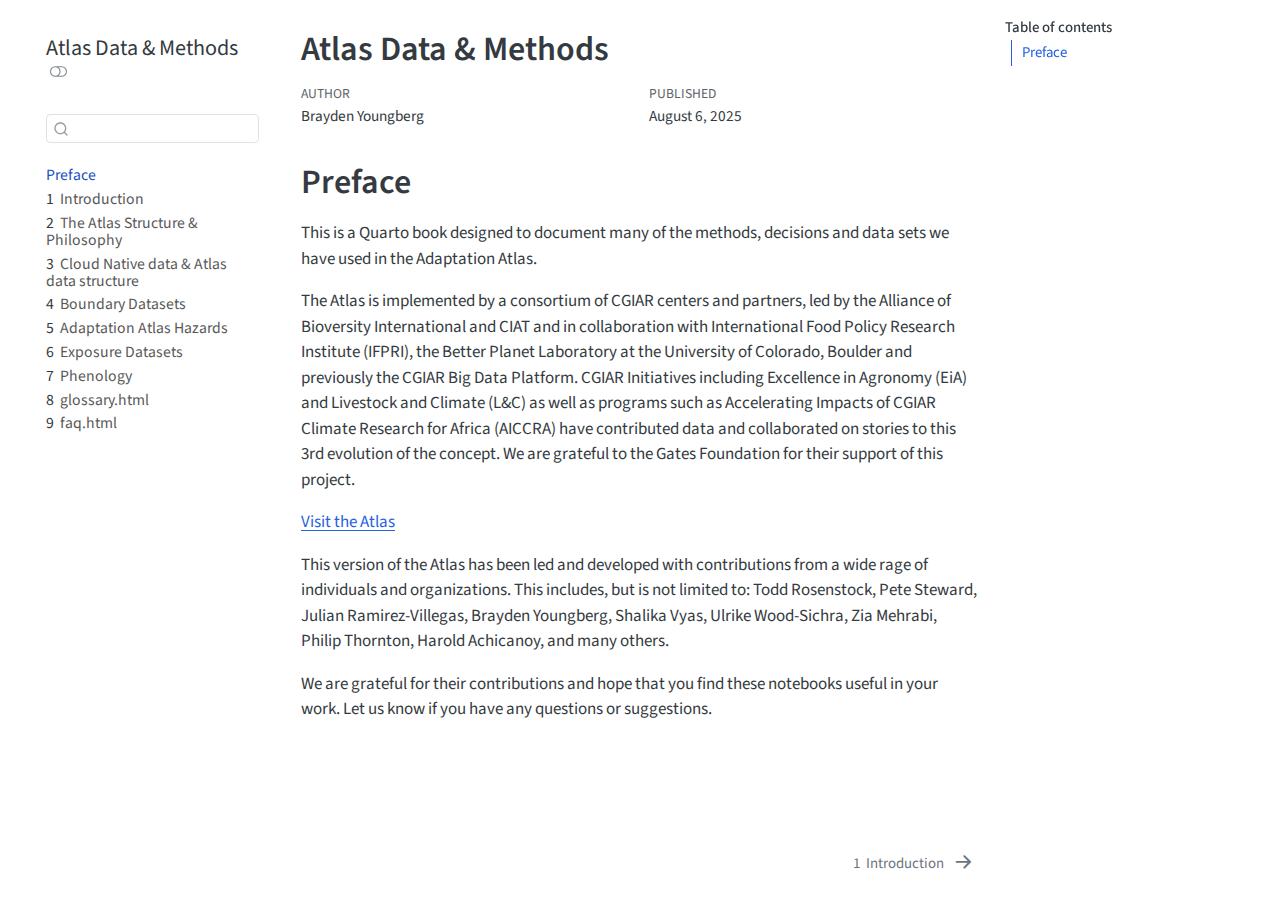
<file: index.html>
<!doctype html><html xmlns="http://www.w3.org/1999/xhtml" lang="en" xml:lang="en"><head><meta charset="utf-8"><meta name="generator" content="quarto-1.7.33"><meta name="viewport" content="width=device-width,initial-scale=1,user-scalable=yes"><meta name="author" content="Brayden Youngberg"><meta name="dcterms.date" content="2025-08-06"><title>Atlas Data &amp; Methods</title><style>code{white-space:pre-wrap}span.smallcaps{font-variant:small-caps}div.columns{display:flex;gap:min(4vw,1.5em)}div.column{flex:auto;overflow-x:auto}div.hanging-indent{margin-left:1.5em;text-indent:-1.5em}ul.task-list{list-style:none}ul.task-list li input[type=checkbox]{width:.8em;margin:0 .8em .2em -1em;vertical-align:middle}</style><script src="site_libs/quarto-nav/quarto-nav.js"></script><script src="site_libs/quarto-nav/headroom.min.js"></script><script src="site_libs/clipboard/clipboard.min.js"></script><script src="site_libs/quarto-search/autocomplete.umd.js"></script><script src="site_libs/quarto-search/fuse.min.js"></script><script src="site_libs/quarto-search/quarto-search.js"></script><meta name="quarto:offset" content="./"><link href="./intro.html" rel="next"><script src="site_libs/quarto-html/quarto.js" type="module"></script><script src="site_libs/quarto-html/tabsets/tabsets.js" type="module"></script><script src="site_libs/quarto-html/popper.min.js"></script><script src="site_libs/quarto-html/tippy.umd.min.js"></script><script src="site_libs/quarto-html/anchor.min.js"></script><link href="site_libs/quarto-html/tippy.css" rel="stylesheet"><link href="site_libs/quarto-html/quarto-syntax-highlighting-ea385d0e468b0dd5ea5bf0780b1290d9.css" rel="stylesheet" class="quarto-color-scheme" id="quarto-text-highlighting-styles"><link href="site_libs/quarto-html/quarto-syntax-highlighting-dark-bc185b5c5bdbcb35c2eb49d8a876ef70.css" rel="stylesheet" class="quarto-color-scheme quarto-color-alternate" id="quarto-text-highlighting-styles"><link href="site_libs/quarto-html/quarto-syntax-highlighting-ea385d0e468b0dd5ea5bf0780b1290d9.css" rel="stylesheet" class="quarto-color-scheme-extra" id="quarto-text-highlighting-styles"><script src="site_libs/bootstrap/bootstrap.min.js"></script><link href="site_libs/bootstrap/bootstrap-icons.css" rel="stylesheet"><link href="site_libs/bootstrap/bootstrap-52ae3592b14dbc2ae4d04665232253ed.min.css" rel="stylesheet" append-hash="true" class="quarto-color-scheme" id="quarto-bootstrap" data-mode="light"><link href="site_libs/bootstrap/bootstrap-dark-f51d705a17accd020662ffcad65a690a.min.css" rel="stylesheet" append-hash="true" class="quarto-color-scheme quarto-color-alternate" id="quarto-bootstrap" data-mode="dark"><link href="site_libs/bootstrap/bootstrap-52ae3592b14dbc2ae4d04665232253ed.min.css" rel="stylesheet" append-hash="true" class="quarto-color-scheme-extra" id="quarto-bootstrap" data-mode="light"><script id="quarto-search-options" type="application/json">{
  "location": "sidebar",
  "copy-button": false,
  "collapse-after": 3,
  "panel-placement": "start",
  "type": "textbox",
  "limit": 50,
  "keyboard-shortcut": [
    "f",
    "/",
    "s"
  ],
  "show-item-context": false,
  "language": {
    "search-no-results-text": "No results",
    "search-matching-documents-text": "matching documents",
    "search-copy-link-title": "Copy link to search",
    "search-hide-matches-text": "Hide additional matches",
    "search-more-match-text": "more match in this document",
    "search-more-matches-text": "more matches in this document",
    "search-clear-button-title": "Clear",
    "search-text-placeholder": "",
    "search-detached-cancel-button-title": "Cancel",
    "search-submit-button-title": "Submit",
    "search-label": "Search"
  }
}</script></head><body class="nav-sidebar floating quarto-light"><script id="quarto-html-before-body" type="application/javascript">const toggleBodyColorMode=e=>{const t=e.getAttribute("data-mode"),o=window.document.querySelector("body");"dark"===t?(o.classList.add("quarto-dark"),o.classList.remove("quarto-light")):(o.classList.add("quarto-light"),o.classList.remove("quarto-dark"))},toggleBodyColorPrimary=()=>{const e=window.document.querySelector("link#quarto-bootstrap:not([rel=disabled-stylesheet])");e&&toggleBodyColorMode(e)},setColorSchemeToggle=e=>{const t=window.document.querySelectorAll(".quarto-color-scheme-toggle");for(let o=0;o<t.length;o++){const l=t[o];l&&(e?l.classList.add("alternate"):l.classList.remove("alternate"))}},toggleColorMode=e=>{const t=window.document.querySelectorAll("link.quarto-color-scheme:not(.quarto-color-alternate)"),o=window.document.querySelectorAll("link.quarto-color-scheme.quarto-color-alternate");if(manageTransitions("#quarto-margin-sidebar .nav-link",!1),e){enableStylesheet(o);for(const e of o)"quarto-bootstrap"===e.id&&toggleBodyColorMode(e)}else disableStylesheet(o),enableStylesheet(t),toggleBodyColorPrimary();manageTransitions("#quarto-margin-sidebar .nav-link",!0),setColorSchemeToggle(e),navigator.userAgent.indexOf("Safari")>0&&-1==navigator.userAgent.indexOf("Chrome")&&(manageTransitions("body",!1),window.scrollTo(0,1),setTimeout(()=>{window.scrollTo(0,0),manageTransitions("body",!0)},40))},disableStylesheet=e=>{for(let t=0;t<e.length;t++){e[t].rel="disabled-stylesheet"}},enableStylesheet=e=>{for(let t=0;t<e.length;t++){const o=e[t];"stylesheet"!==o.rel&&(o.rel="stylesheet")}},manageTransitions=(e,t)=>{const o=window.document.querySelectorAll(e);for(let e=0;e<o.length;e++){const l=o[e];t?l.classList.remove("notransition"):l.classList.add("notransition")}},isFileUrl=()=>"file:"===window.location.protocol,hasAlternateSentinel=()=>{let e=getColorSchemeSentinel();return null!==e&&"alternate"===e},setStyleSentinel=e=>{const t=e?"alternate":"default";isFileUrl()?localAlternateSentinel=t:window.localStorage.setItem("quarto-color-scheme",t)},getColorSchemeSentinel=()=>{if(isFileUrl())return localAlternateSentinel;{const e=window.localStorage.getItem("quarto-color-scheme");return null!=e?e:localAlternateSentinel}},toggleGiscusIfUsed=(e,t)=>{const o=document.querySelector("#giscus-base-theme")?.value??"light",l=document.querySelector("#giscus-alt-theme")?.value??"dark";let r="";r=authorPrefersDark?e?o:l:e?l:o;null!==window.document.querySelector("iframe.giscus-frame")&&(e=>{const t=document.querySelector("iframe.giscus-frame");t&&t.contentWindow.postMessage({giscus:e},"https://giscus.app")})({setConfig:{theme:r}})},authorPrefersDark=!1,darkModeDefault=authorPrefersDark;document.querySelector("link#quarto-text-highlighting-styles.quarto-color-scheme-extra").rel="disabled-stylesheet",document.querySelector("link#quarto-bootstrap.quarto-color-scheme-extra").rel="disabled-stylesheet";let localAlternateSentinel=darkModeDefault?"alternate":"default";window.quartoToggleColorScheme=()=>{let e=!hasAlternateSentinel();toggleColorMode(e),setStyleSentinel(e),toggleGiscusIfUsed(e),window.dispatchEvent(new Event("resize"))},hasAlternateSentinel()?toggleColorMode(!0):toggleColorMode(!1)</script><div id="quarto-search-results"></div><header id="quarto-header" class="headroom fixed-top"><nav class="quarto-secondary-nav"><div class="container-fluid d-flex"><button type="button" class="quarto-btn-toggle btn" data-bs-toggle="collapse" role="button" data-bs-target=".quarto-sidebar-collapse-item" aria-controls="quarto-sidebar" aria-expanded="false" aria-label="Toggle sidebar navigation" onclick="window.quartoToggleHeadroom&&window.quartoToggleHeadroom()"><i class="bi bi-layout-text-sidebar-reverse"></i></button><nav class="quarto-page-breadcrumbs" aria-label="breadcrumb"><ol class="breadcrumb"><li class="breadcrumb-item"><a href="./index.html">Preface</a></li></ol></nav><a class="flex-grow-1" role="navigation" data-bs-toggle="collapse" data-bs-target=".quarto-sidebar-collapse-item" aria-controls="quarto-sidebar" aria-expanded="false" aria-label="Toggle sidebar navigation" onclick="window.quartoToggleHeadroom&&window.quartoToggleHeadroom()"></a> <button type="button" class="btn quarto-search-button" aria-label="Search" onclick="window.quartoOpenSearch()"><i class="bi bi-search"></i></button></div></nav></header><div id="quarto-content" class="quarto-container page-columns page-rows-contents page-layout-article"><nav id="quarto-sidebar" class="sidebar collapse collapse-horizontal quarto-sidebar-collapse-item sidebar-navigation floating overflow-auto"><div class="pt-lg-2 mt-2 text-left sidebar-header"><div class="sidebar-title mb-0 py-0"><a href="./">Atlas Data &amp; Methods</a><div class="sidebar-tools-main"><a href="" class="quarto-color-scheme-toggle quarto-navigation-tool px-1" onclick="return window.quartoToggleColorScheme(),!1" title="Toggle dark mode"><i class="bi"></i></a></div></div></div><div class="mt-2 flex-shrink-0 align-items-center"><div class="sidebar-search"><div id="quarto-search" title="Search"></div></div></div><div class="sidebar-menu-container"><ul class="list-unstyled mt-1"><li class="sidebar-item"><div class="sidebar-item-container"><a href="./index.html" class="sidebar-item-text sidebar-link active"><span class="menu-text">Preface</span></a></div></li><li class="sidebar-item"><div class="sidebar-item-container"><a href="./intro.html" class="sidebar-item-text sidebar-link"><span class="menu-text"><span class="chapter-number">1</span>&nbsp; <span class="chapter-title">Introduction</span></span></a></div></li><li class="sidebar-item"><div class="sidebar-item-container"><a href="./structure.html" class="sidebar-item-text sidebar-link"><span class="menu-text"><span class="chapter-number">2</span>&nbsp; <span class="chapter-title">The Atlas Structure &amp; Philosophy</span></span></a></div></li><li class="sidebar-item"><div class="sidebar-item-container"><a href="./cloud-native.html" class="sidebar-item-text sidebar-link"><span class="menu-text"><span class="chapter-number">3</span>&nbsp; <span class="chapter-title">Cloud Native data &amp; Atlas data structure</span></span></a></div></li><li class="sidebar-item"><div class="sidebar-item-container"><a href="./boundaries.html" class="sidebar-item-text sidebar-link"><span class="menu-text"><span class="chapter-number">4</span>&nbsp; <span class="chapter-title">Boundary Datasets</span></span></a></div></li><li class="sidebar-item"><div class="sidebar-item-container"><a href="./hazards.html" class="sidebar-item-text sidebar-link"><span class="menu-text"><span class="chapter-number">5</span>&nbsp; <span class="chapter-title">Adaptation Atlas Hazards</span></span></a></div></li><li class="sidebar-item"><div class="sidebar-item-container"><a href="./exposure.html" class="sidebar-item-text sidebar-link"><span class="menu-text"><span class="chapter-number">6</span>&nbsp; <span class="chapter-title">Exposure Datasets</span></span></a></div></li><li class="sidebar-item"><div class="sidebar-item-container"><a href="./phenology.html" class="sidebar-item-text sidebar-link"><span class="menu-text"><span class="chapter-number">7</span>&nbsp; <span class="chapter-title">Phenology</span></span></a></div></li><li class="sidebar-item"><div class="sidebar-item-container"><a href="./glossary.html" class="sidebar-item-text sidebar-link"><span class="menu-text"><span class="chapter-number">8</span>&nbsp; <span class="chapter-title">glossary.html</span></span></a></div></li><li class="sidebar-item"><div class="sidebar-item-container"><a href="./faq.html" class="sidebar-item-text sidebar-link"><span class="menu-text"><span class="chapter-number">9</span>&nbsp; <span class="chapter-title">faq.html</span></span></a></div></li></ul></div></nav><div id="quarto-sidebar-glass" class="quarto-sidebar-collapse-item" data-bs-toggle="collapse" data-bs-target=".quarto-sidebar-collapse-item"></div><div id="quarto-margin-sidebar" class="sidebar margin-sidebar"><nav id="TOC" role="doc-toc" class="toc-active"><h2 id="toc-title">Table of contents</h2><ul><li><a href="#preface" id="toc-preface" class="nav-link active" data-scroll-target="#preface">Preface</a></li></ul></nav></div><main class="content" id="quarto-document-content"><header id="title-block-header" class="quarto-title-block default"><div class="quarto-title"><h1 class="title">Atlas Data &amp; Methods</h1></div><div class="quarto-title-meta"><div><div class="quarto-title-meta-heading">Author</div><div class="quarto-title-meta-contents"><p>Brayden Youngberg</p></div></div><div><div class="quarto-title-meta-heading">Published</div><div class="quarto-title-meta-contents"><p class="date">August 6, 2025</p></div></div></div></header><section id="preface" class="level1 unnumbered"><h1 class="unnumbered">Preface</h1><p>This is a Quarto book designed to document many of the methods, decisions and data sets we have used in the Adaptation Atlas.</p><p>The Atlas is implemented by a consortium of CGIAR centers and partners, led by the Alliance of Bioversity International and CIAT and in collaboration with International Food Policy Research Institute (IFPRI), the Better Planet Laboratory at the University of Colorado, Boulder and previously the CGIAR Big Data Platform. CGIAR Initiatives including Excellence in Agronomy (EiA) and Livestock and Climate (L&amp;C) as well as programs such as Accelerating Impacts of CGIAR Climate Research for Africa (AICCRA) have contributed data and collaborated on stories to this 3rd evolution of the concept. We are grateful to the Gates Foundation for their support of this project.</p><p><a href="https://adaptationatlas.cgiar.org/">Visit the Atlas</a></p><p>This version of the Atlas has been led and developed with contributions from a wide rage of individuals and organizations. This includes, but is not limited to: Todd Rosenstock, Pete Steward, Julian Ramirez-Villegas, Brayden Youngberg, Shalika Vyas, Ulrike Wood-Sichra, Zia Mehrabi, Philip Thornton, Harold Achicanoy, and many others.</p><p>We are grateful for their contributions and hope that you find these notebooks useful in your work. Let us know if you have any questions or suggestions.</p></section></main><script id="quarto-html-after-body" type="application/javascript">window.document.addEventListener("DOMContentLoaded",function(t){if(null===window.document.querySelector(".quarto-color-scheme-toggle")){const t=window.document.createElement("a");t.classList.add("top-right"),t.classList.add("quarto-color-scheme-toggle"),t.href="",t.onclick=function(){try{window.quartoToggleColorScheme()}catch{}return!1};const e=window.document.createElement("i");e.classList.add("bi"),t.appendChild(e),window.document.body.appendChild(t)}setColorSchemeToggle(hasAlternateSentinel());const e=new window.AnchorJS;e.options={placement:"right",icon:""},e.add(".anchored");const n=t=>{for(const e of t.classList)if(e.startsWith("code-annotation-"))return!0;return!1},o=function(t){const e=t.trigger;e.blur(),e.classList.add("code-copy-button-checked");var n=e.getAttribute("title");let o;e.setAttribute("title","Copied!"),window.bootstrap&&(e.setAttribute("data-bs-toggle","tooltip"),e.setAttribute("data-bs-placement","left"),e.setAttribute("data-bs-title","Copied!"),o=new bootstrap.Tooltip(e,{trigger:"manual",customClass:"code-copy-button-tooltip",offset:[0,-8]}),o.show()),setTimeout(function(){o&&(o.hide(),e.removeAttribute("data-bs-title"),e.removeAttribute("data-bs-toggle"),e.removeAttribute("data-bs-placement")),e.setAttribute("title",n),e.classList.remove("code-copy-button-checked")},1e3),t.clearSelection()},i=function(t){const e=t.previousElementSibling.cloneNode(!0);for(const t of e.children)n(t)&&t.remove();return e.innerText};if(new window.ClipboardJS(".code-copy-button:not([data-in-quarto-modal])",{text:i}).on("success",o),window.document.getElementById("quarto-embedded-source-code-modal")){new window.ClipboardJS(".code-copy-button[data-in-quarto-modal]",{text:i,container:window.document.getElementById("quarto-embedded-source-code-modal")}).on("success",o)}for(var l=new RegExp(/^(?:http|https):\/\/localhost\:?[0-9]*\//),a=new RegExp(/^mailto:/),r=new RegExp("/"+window.location.host+"/"),c=t=>r.test(t)||l.test(t)||a.test(t),d=window.document.querySelectorAll("a[href]:not(.nav-link):not(.navbar-brand):not(.toc-action):not(.sidebar-link):not(.sidebar-item-toggle):not(.pagination-link):not(.no-external):not([aria-hidden]):not(.dropdown-item):not(.quarto-navigation-tool):not(.about-link)"),s=0;s<d.length;s++){const t=d[s];c(t.href)||void 0!==t.dataset.originalHref&&(t.href=t.dataset.originalHref)}function u(t,e,n,o){const i={allowHTML:!0,maxWidth:500,delay:100,arrow:!1,appendTo:function(t){return t.parentElement},interactive:!0,interactiveBorder:10,theme:"quarto",placement:"bottom-start"};e&&(i.content=e),n&&(i.onTrigger=n),o&&(i.onUntrigger=o),window.tippy(t,i)}const h=window.document.querySelectorAll('a[role="doc-noteref"]');for(s=0;s<h.length;s++){const t=h[s];u(t,function(){let e=t.getAttribute("data-footnote-href")||t.getAttribute("href");try{e=new URL(e).hash}catch{}const n=e.replace(/^#\/?/,""),o=window.document.getElementById(n);return o?o.innerHTML:""})}const w=window.document.querySelectorAll("a.quarto-xref"),m=(t,e)=>{const n=t=>{if(t.classList.remove("page-full","page-columns"),t.children)for(const e of t.children)n(e)};if(n(e),null===t||t.startsWith("sec-")){const t=document.createElement("div");if(e.children&&e.children.length>2){t.appendChild(e.children[0].cloneNode(!0));for(let n=1;n<e.children.length;n++){const o=e.children[n];if("P"!==o.tagName||""!==o.innerText){t.appendChild(o.cloneNode(!0));break}}return window.Quarto?.typesetMath&&window.Quarto.typesetMath(t),t.innerHTML}return window.Quarto?.typesetMath&&window.Quarto.typesetMath(e),e.innerHTML}{const t=e.querySelector("a.anchorjs-link");return t&&t.remove(),window.Quarto?.typesetMath&&window.Quarto.typesetMath(e),e.classList.contains("callout")?e.outerHTML:e.innerHTML}};for(s=0;s<w.length;s++){const t=w[s];u(t,void 0,function(e){e.disable();let n,o=t.getAttribute("href");if(o.startsWith("#"))n=o;else try{n=new URL(o).hash}catch{}if(n){const t=n.replace(/^#\/?/,""),i=window.document.getElementById(t);if(null!==i)try{const n=m(t,i.cloneNode(!0));e.setContent(n)}finally{e.enable(),e.show()}else fetch(o.split("#")[0]).then(t=>t.text()).then(n=>{const o=(new DOMParser).parseFromString(n,"text/html").getElementById(t);if(null!==o){const n=m(t,o);e.setContent(n)}}).finally(()=>{e.enable(),e.show()})}else fetch(o).then(t=>t.text()).then(t=>{const n=(new DOMParser).parseFromString(t,"text/html").querySelector("main.content");if(null!==n){n.children.length>0&&"HEADER"===n.children[0].tagName&&n.children[0].remove();const t=m(null,n);e.setContent(t)}}).finally(()=>{e.enable(),e.show()})},function(t){})}let g;const p=t=>{window.document;const e=t.getAttribute("data-target-cell"),n=t.getAttribute("data-target-annotation");const o=window.document.querySelector('span[data-code-cell="'+e+'"][data-code-annotation="'+n+'"]').getAttribute("data-code-lines").split(",").map(t=>e+"-"+t);let i=null,l=null,a=null;if(o.length>0){const n=window.document.getElementById(o[0]);if(i=n.offsetTop,l=n.offsetHeight,a=n.parentElement.parentElement,o.length>1){const t=window.document.getElementById(o[o.length-1]);l=t.offsetTop+t.offsetHeight-i}if(null!==i&&null!==l&&null!==a){let t=window.document.getElementById("code-annotation-line-highlight");null===t&&(t=window.document.createElement("div"),t.setAttribute("id","code-annotation-line-highlight"),t.style.position="absolute",a.appendChild(t)),t.style.top=i-2+"px",t.style.height=l+4+"px",t.style.left=0;let n=window.document.getElementById("code-annotation-line-highlight-gutter");if(null===n){n=window.document.createElement("div"),n.setAttribute("id","code-annotation-line-highlight-gutter"),n.style.position="absolute";window.document.getElementById(e).querySelector(".code-annotation-gutter").appendChild(n)}n.style.top=i-2+"px",n.style.height=l+4+"px"}g=t}},f=()=>{["code-annotation-line-highlight","code-annotation-line-highlight-gutter"].forEach(t=>{const e=window.document.getElementById(t);e&&e.remove()}),g=void 0};window.addEventListener("resize",function(t,e){let n,o=!1;return(...i)=>{o?(n&&clearTimeout(n),n=setTimeout(()=>{t.apply(this,i),n=o=!1},e)):(t.apply(this,i),o=!0)}}(()=>{elRect=void 0,g&&p(g)},10));const y=window.document.querySelectorAll("dt[data-target-cell]");for(const t of y)t.addEventListener("click",t=>{const e=t.target;if(e!==g){f();const t=window.document.querySelector("dt[data-target-cell].code-annotation-active");t&&t.classList.remove("code-annotation-active"),p(e),e.classList.add("code-annotation-active")}else f(),e.classList.remove("code-annotation-active")});const b=t=>{const e=t.parentElement;if(e){const n=e.dataset.cites;return n?{el:t,cites:n.split(" ")}:b(t.parentElement)}};var v=window.document.querySelectorAll('a[role="doc-biblioref"]');for(s=0;s<v.length;s++){const t=v[s],e=b(t);e&&u(e.el,function(){var t=window.document.createElement("div");return e.cites.forEach(function(e){var n=window.document.createElement("div");n.classList.add("hanging-indent"),n.classList.add("csl-entry");var o=window.document.getElementById("ref-"+e);o&&(n.innerHTML=o.innerHTML),t.appendChild(n)}),t.innerHTML})}})</script><nav class="page-navigation"><div class="nav-page nav-page-previous"></div><div class="nav-page nav-page-next"><a href="./intro.html" class="pagination-link" aria-label="Introduction"><span class="nav-page-text"><span class="chapter-number">1</span>&nbsp; <span class="chapter-title">Introduction</span></span> <i class="bi bi-arrow-right-short"></i></a></div></nav></div></body></html>
</file>
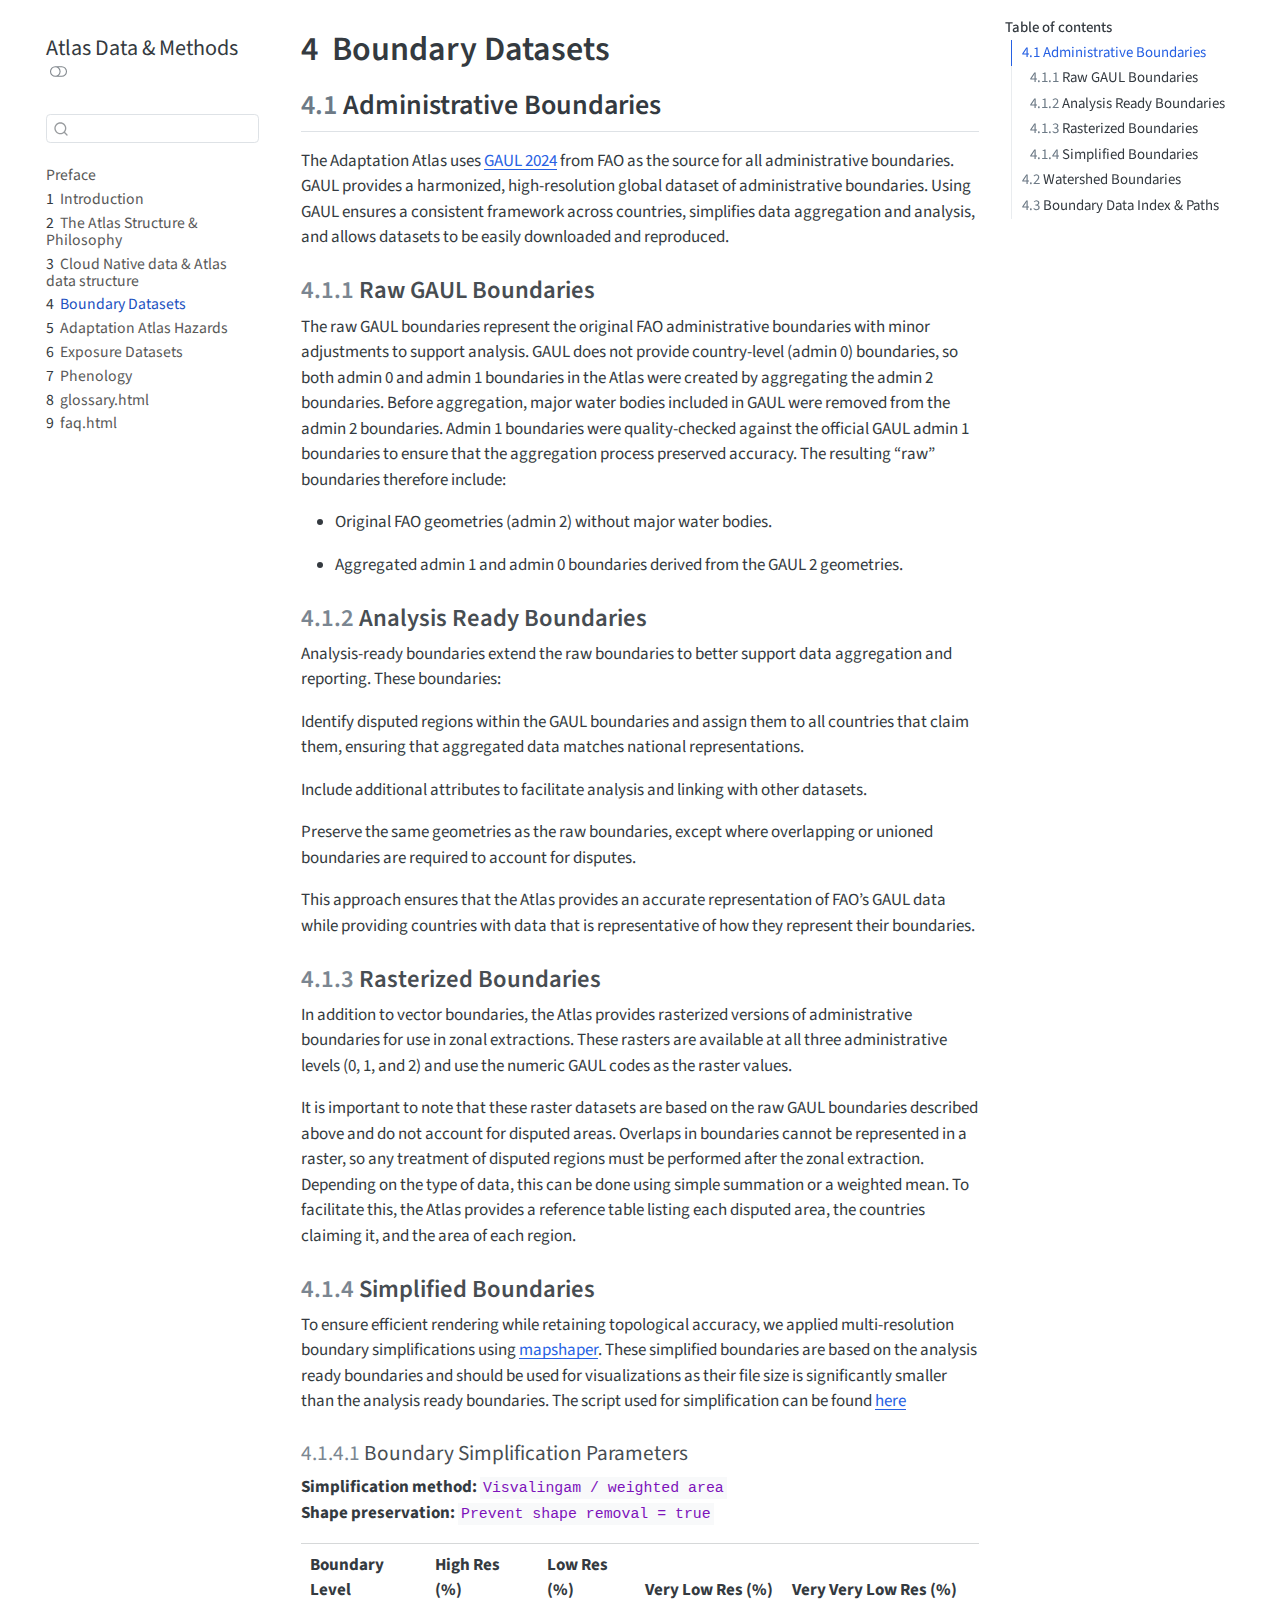
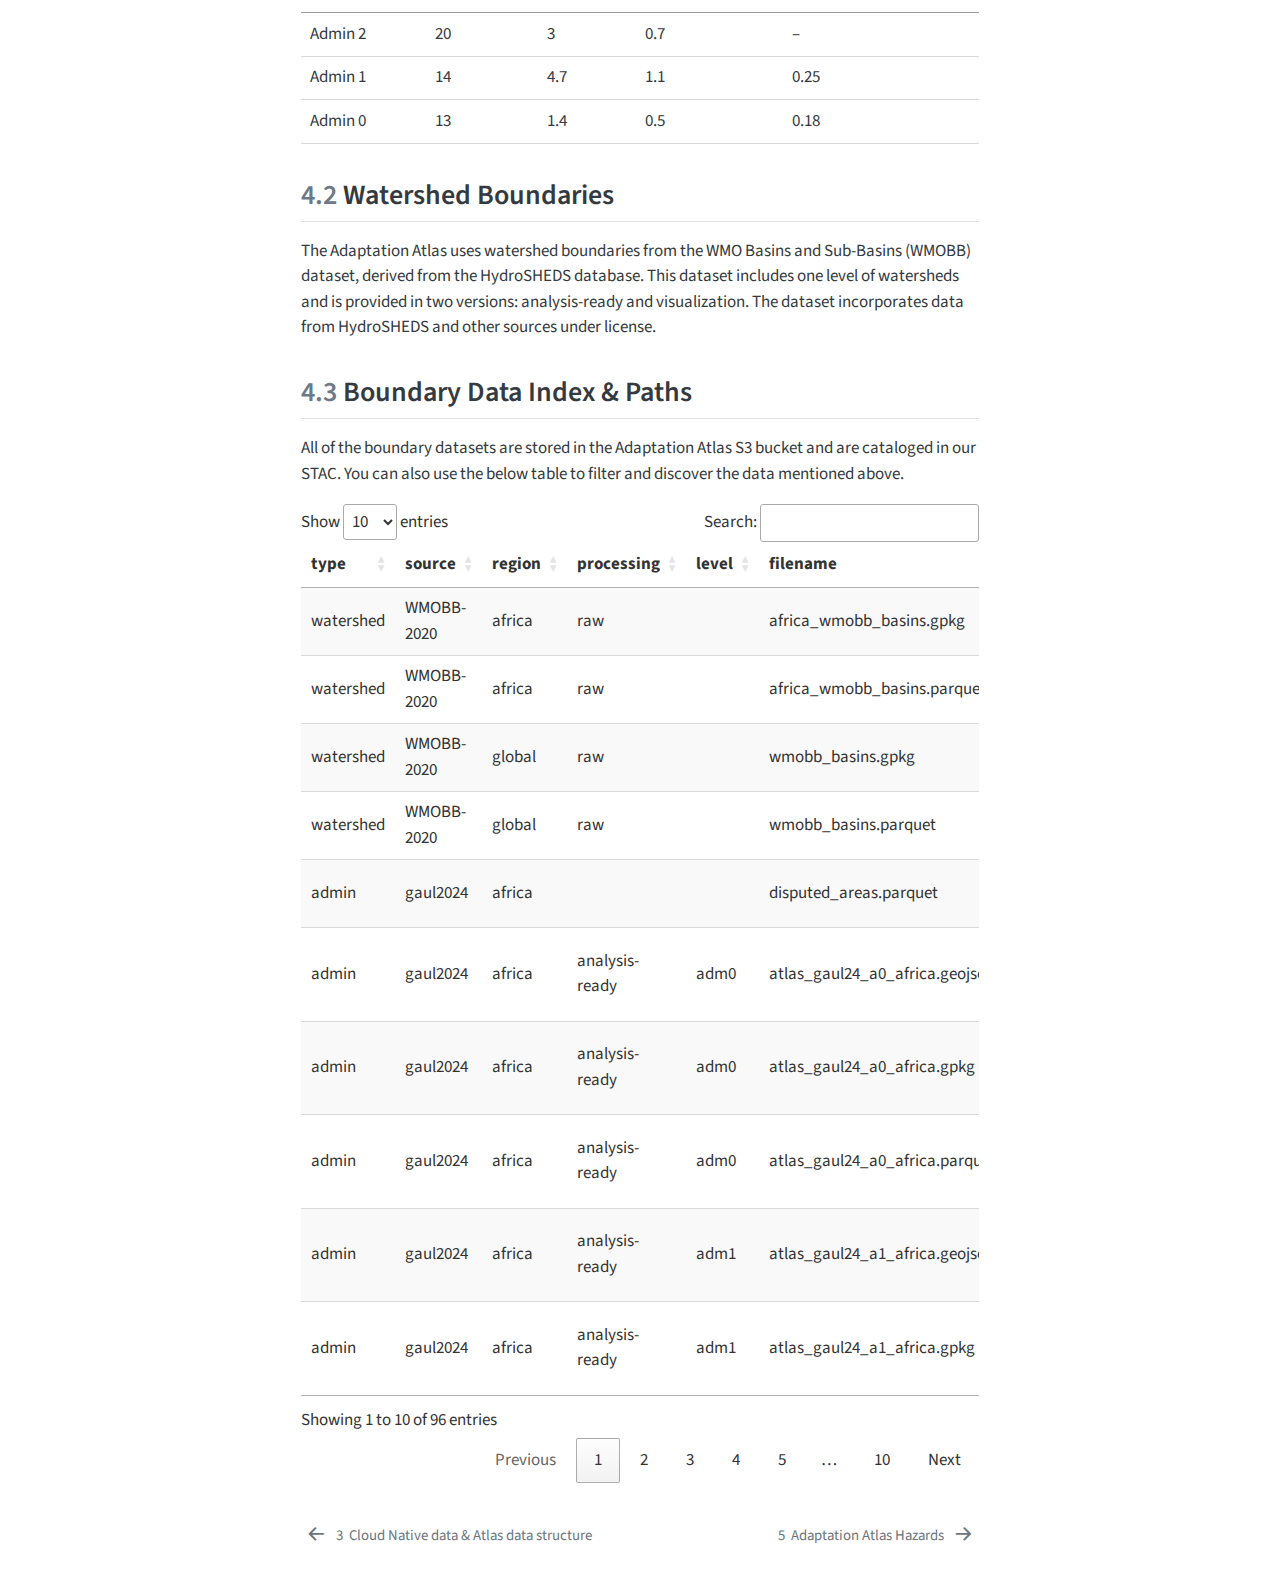
<file: boundaries.html>
<!doctype html><html xmlns="http://www.w3.org/1999/xhtml" lang="en" xml:lang="en"><head><meta charset="utf-8"><meta name="generator" content="quarto-1.7.33"><meta name="viewport" content="width=device-width,initial-scale=1,user-scalable=yes"><title>4&nbsp; Boundary Datasets – Atlas Data &amp; Methods</title><style>code{white-space:pre-wrap}span.smallcaps{font-variant:small-caps}div.columns{display:flex;gap:min(4vw,1.5em)}div.column{flex:auto;overflow-x:auto}div.hanging-indent{margin-left:1.5em;text-indent:-1.5em}ul.task-list{list-style:none}ul.task-list li input[type=checkbox]{width:.8em;margin:0 .8em .2em -1em;vertical-align:middle}</style><script src="site_libs/quarto-nav/quarto-nav.js"></script><script src="site_libs/quarto-nav/headroom.min.js"></script><script src="site_libs/clipboard/clipboard.min.js"></script><script src="site_libs/quarto-search/autocomplete.umd.js"></script><script src="site_libs/quarto-search/fuse.min.js"></script><script src="site_libs/quarto-search/quarto-search.js"></script><meta name="quarto:offset" content="./"><link href="./hazards.html" rel="next"><link href="./cloud-native.html" rel="prev"><script src="site_libs/quarto-html/quarto.js" type="module"></script><script src="site_libs/quarto-html/tabsets/tabsets.js" type="module"></script><script src="site_libs/quarto-html/popper.min.js"></script><script src="site_libs/quarto-html/tippy.umd.min.js"></script><script src="site_libs/quarto-html/anchor.min.js"></script><link href="site_libs/quarto-html/tippy.css" rel="stylesheet"><link href="site_libs/quarto-html/quarto-syntax-highlighting-ea385d0e468b0dd5ea5bf0780b1290d9.css" rel="stylesheet" class="quarto-color-scheme" id="quarto-text-highlighting-styles"><link href="site_libs/quarto-html/quarto-syntax-highlighting-dark-bc185b5c5bdbcb35c2eb49d8a876ef70.css" rel="stylesheet" class="quarto-color-scheme quarto-color-alternate" id="quarto-text-highlighting-styles"><link href="site_libs/quarto-html/quarto-syntax-highlighting-ea385d0e468b0dd5ea5bf0780b1290d9.css" rel="stylesheet" class="quarto-color-scheme-extra" id="quarto-text-highlighting-styles"><script src="site_libs/bootstrap/bootstrap.min.js"></script><link href="site_libs/bootstrap/bootstrap-icons.css" rel="stylesheet"><link href="site_libs/bootstrap/bootstrap-7172840c6a218054d904aa5c9d21f65a.min.css" rel="stylesheet" append-hash="true" class="quarto-color-scheme" id="quarto-bootstrap" data-mode="light"><link href="site_libs/bootstrap/bootstrap-dark-8b4bece23370758619eeb05a415e1062.min.css" rel="stylesheet" append-hash="true" class="quarto-color-scheme quarto-color-alternate" id="quarto-bootstrap" data-mode="dark"><link href="site_libs/bootstrap/bootstrap-7172840c6a218054d904aa5c9d21f65a.min.css" rel="stylesheet" append-hash="true" class="quarto-color-scheme-extra" id="quarto-bootstrap" data-mode="light"><script id="quarto-search-options" type="application/json">{
  "location": "sidebar",
  "copy-button": false,
  "collapse-after": 3,
  "panel-placement": "start",
  "type": "textbox",
  "limit": 50,
  "keyboard-shortcut": [
    "f",
    "/",
    "s"
  ],
  "show-item-context": false,
  "language": {
    "search-no-results-text": "No results",
    "search-matching-documents-text": "matching documents",
    "search-copy-link-title": "Copy link to search",
    "search-hide-matches-text": "Hide additional matches",
    "search-more-match-text": "more match in this document",
    "search-more-matches-text": "more matches in this document",
    "search-clear-button-title": "Clear",
    "search-text-placeholder": "",
    "search-detached-cancel-button-title": "Cancel",
    "search-submit-button-title": "Submit",
    "search-label": "Search"
  }
}</script><link href="site_libs/htmltools-fill-0.5.8.1/fill.css" rel="stylesheet"><script src="site_libs/htmlwidgets-1.6.4/htmlwidgets.js"></script><link href="site_libs/datatables-css-0.0.0/datatables-crosstalk.css" rel="stylesheet"><script src="site_libs/datatables-binding-0.33/datatables.js"></script><script src="site_libs/jquery-3.6.0/jquery-3.6.0.min.js"></script><link href="site_libs/dt-core-1.13.6/css/jquery.dataTables.min.css" rel="stylesheet"><link href="site_libs/dt-core-1.13.6/css/jquery.dataTables.extra.css" rel="stylesheet"><script src="site_libs/dt-core-1.13.6/js/jquery.dataTables.min.js"></script><link href="site_libs/crosstalk-1.2.1/css/crosstalk.min.css" rel="stylesheet"><script src="site_libs/crosstalk-1.2.1/js/crosstalk.min.js"></script></head><body class="nav-sidebar floating quarto-light"><script id="quarto-html-before-body" type="application/javascript">const toggleBodyColorMode=e=>{const t=e.getAttribute("data-mode"),o=window.document.querySelector("body");"dark"===t?(o.classList.add("quarto-dark"),o.classList.remove("quarto-light")):(o.classList.add("quarto-light"),o.classList.remove("quarto-dark"))},toggleBodyColorPrimary=()=>{const e=window.document.querySelector("link#quarto-bootstrap:not([rel=disabled-stylesheet])");e&&toggleBodyColorMode(e)},setColorSchemeToggle=e=>{const t=window.document.querySelectorAll(".quarto-color-scheme-toggle");for(let o=0;o<t.length;o++){const l=t[o];l&&(e?l.classList.add("alternate"):l.classList.remove("alternate"))}},toggleColorMode=e=>{const t=window.document.querySelectorAll("link.quarto-color-scheme:not(.quarto-color-alternate)"),o=window.document.querySelectorAll("link.quarto-color-scheme.quarto-color-alternate");if(manageTransitions("#quarto-margin-sidebar .nav-link",!1),e){enableStylesheet(o);for(const e of o)"quarto-bootstrap"===e.id&&toggleBodyColorMode(e)}else disableStylesheet(o),enableStylesheet(t),toggleBodyColorPrimary();manageTransitions("#quarto-margin-sidebar .nav-link",!0),setColorSchemeToggle(e),navigator.userAgent.indexOf("Safari")>0&&-1==navigator.userAgent.indexOf("Chrome")&&(manageTransitions("body",!1),window.scrollTo(0,1),setTimeout((()=>{window.scrollTo(0,0),manageTransitions("body",!0)}),40))},disableStylesheet=e=>{for(let t=0;t<e.length;t++){e[t].rel="disabled-stylesheet"}},enableStylesheet=e=>{for(let t=0;t<e.length;t++){const o=e[t];"stylesheet"!==o.rel&&(o.rel="stylesheet")}},manageTransitions=(e,t)=>{const o=window.document.querySelectorAll(e);for(let e=0;e<o.length;e++){const l=o[e];t?l.classList.remove("notransition"):l.classList.add("notransition")}},isFileUrl=()=>"file:"===window.location.protocol,hasAlternateSentinel=()=>{let e=getColorSchemeSentinel();return null!==e&&"alternate"===e},setStyleSentinel=e=>{const t=e?"alternate":"default";isFileUrl()?localAlternateSentinel=t:window.localStorage.setItem("quarto-color-scheme",t)},getColorSchemeSentinel=()=>{if(isFileUrl())return localAlternateSentinel;{const e=window.localStorage.getItem("quarto-color-scheme");return null!=e?e:localAlternateSentinel}},toggleGiscusIfUsed=(e,t)=>{const o=document.querySelector("#giscus-base-theme")?.value??"light",l=document.querySelector("#giscus-alt-theme")?.value??"dark";let r="";r=authorPrefersDark?e?o:l:e?l:o;null!==window.document.querySelector("iframe.giscus-frame")&&(e=>{const t=document.querySelector("iframe.giscus-frame");t&&t.contentWindow.postMessage({giscus:e},"https://giscus.app")})({setConfig:{theme:r}})},authorPrefersDark=!1,darkModeDefault=authorPrefersDark;document.querySelector("link#quarto-text-highlighting-styles.quarto-color-scheme-extra").rel="disabled-stylesheet",document.querySelector("link#quarto-bootstrap.quarto-color-scheme-extra").rel="disabled-stylesheet";let localAlternateSentinel=darkModeDefault?"alternate":"default";window.quartoToggleColorScheme=()=>{let e=!hasAlternateSentinel();toggleColorMode(e),setStyleSentinel(e),toggleGiscusIfUsed(e),window.dispatchEvent(new Event("resize"))},hasAlternateSentinel()?toggleColorMode(!0):toggleColorMode(!1)</script><div id="quarto-search-results"></div><header id="quarto-header" class="headroom fixed-top"><nav class="quarto-secondary-nav"><div class="container-fluid d-flex"><button type="button" class="quarto-btn-toggle btn" data-bs-toggle="collapse" role="button" data-bs-target=".quarto-sidebar-collapse-item" aria-controls="quarto-sidebar" aria-expanded="false" aria-label="Toggle sidebar navigation" onclick="window.quartoToggleHeadroom&&window.quartoToggleHeadroom()"><i class="bi bi-layout-text-sidebar-reverse"></i></button><nav class="quarto-page-breadcrumbs" aria-label="breadcrumb"><ol class="breadcrumb"><li class="breadcrumb-item"><a href="./boundaries.html"><span class="chapter-number">4</span>&nbsp; <span class="chapter-title">Boundary Datasets</span></a></li></ol></nav><a class="flex-grow-1" role="navigation" data-bs-toggle="collapse" data-bs-target=".quarto-sidebar-collapse-item" aria-controls="quarto-sidebar" aria-expanded="false" aria-label="Toggle sidebar navigation" onclick="window.quartoToggleHeadroom&&window.quartoToggleHeadroom()"></a> <button type="button" class="btn quarto-search-button" aria-label="Search" onclick="window.quartoOpenSearch()"><i class="bi bi-search"></i></button></div></nav></header><div id="quarto-content" class="quarto-container page-columns page-rows-contents page-layout-article"><nav id="quarto-sidebar" class="sidebar collapse collapse-horizontal quarto-sidebar-collapse-item sidebar-navigation floating overflow-auto"><div class="pt-lg-2 mt-2 text-left sidebar-header"><div class="sidebar-title mb-0 py-0"><a href="./">Atlas Data &amp; Methods</a><div class="sidebar-tools-main"><a href="" class="quarto-color-scheme-toggle quarto-navigation-tool px-1" onclick="return window.quartoToggleColorScheme(),!1" title="Toggle dark mode"><i class="bi"></i></a></div></div></div><div class="mt-2 flex-shrink-0 align-items-center"><div class="sidebar-search"><div id="quarto-search" title="Search"></div></div></div><div class="sidebar-menu-container"><ul class="list-unstyled mt-1"><li class="sidebar-item"><div class="sidebar-item-container"><a href="./index.html" class="sidebar-item-text sidebar-link"><span class="menu-text">Preface</span></a></div></li><li class="sidebar-item"><div class="sidebar-item-container"><a href="./intro.html" class="sidebar-item-text sidebar-link"><span class="menu-text"><span class="chapter-number">1</span>&nbsp; <span class="chapter-title">Introduction</span></span></a></div></li><li class="sidebar-item"><div class="sidebar-item-container"><a href="./structure.html" class="sidebar-item-text sidebar-link"><span class="menu-text"><span class="chapter-number">2</span>&nbsp; <span class="chapter-title">The Atlas Structure &amp; Philosophy</span></span></a></div></li><li class="sidebar-item"><div class="sidebar-item-container"><a href="./cloud-native.html" class="sidebar-item-text sidebar-link"><span class="menu-text"><span class="chapter-number">3</span>&nbsp; <span class="chapter-title">Cloud Native data &amp; Atlas data structure</span></span></a></div></li><li class="sidebar-item"><div class="sidebar-item-container"><a href="./boundaries.html" class="sidebar-item-text sidebar-link active"><span class="menu-text"><span class="chapter-number">4</span>&nbsp; <span class="chapter-title">Boundary Datasets</span></span></a></div></li><li class="sidebar-item"><div class="sidebar-item-container"><a href="./hazards.html" class="sidebar-item-text sidebar-link"><span class="menu-text"><span class="chapter-number">5</span>&nbsp; <span class="chapter-title">Adaptation Atlas Hazards</span></span></a></div></li><li class="sidebar-item"><div class="sidebar-item-container"><a href="./exposure.html" class="sidebar-item-text sidebar-link"><span class="menu-text"><span class="chapter-number">6</span>&nbsp; <span class="chapter-title">Exposure Datasets</span></span></a></div></li><li class="sidebar-item"><div class="sidebar-item-container"><a href="./phenology.html" class="sidebar-item-text sidebar-link"><span class="menu-text"><span class="chapter-number">7</span>&nbsp; <span class="chapter-title">Phenology</span></span></a></div></li><li class="sidebar-item"><div class="sidebar-item-container"><a href="./glossary.html" class="sidebar-item-text sidebar-link"><span class="menu-text"><span class="chapter-number">8</span>&nbsp; <span class="chapter-title">glossary.html</span></span></a></div></li><li class="sidebar-item"><div class="sidebar-item-container"><a href="./faq.html" class="sidebar-item-text sidebar-link"><span class="menu-text"><span class="chapter-number">9</span>&nbsp; <span class="chapter-title">faq.html</span></span></a></div></li></ul></div></nav><div id="quarto-sidebar-glass" class="quarto-sidebar-collapse-item" data-bs-toggle="collapse" data-bs-target=".quarto-sidebar-collapse-item"></div><div id="quarto-margin-sidebar" class="sidebar margin-sidebar"><nav id="TOC" role="doc-toc" class="toc-active"><h2 id="toc-title">Table of contents</h2><ul><li><a href="#administrative-boundaries" id="toc-administrative-boundaries" class="nav-link active" data-scroll-target="#administrative-boundaries"><span class="header-section-number">4.1</span> Administrative Boundaries</a><ul class="collapse"><li><a href="#raw-gaul-boundaries" id="toc-raw-gaul-boundaries" class="nav-link" data-scroll-target="#raw-gaul-boundaries"><span class="header-section-number">4.1.1</span> Raw GAUL Boundaries</a></li><li><a href="#analysis-ready-boundaries" id="toc-analysis-ready-boundaries" class="nav-link" data-scroll-target="#analysis-ready-boundaries"><span class="header-section-number">4.1.2</span> Analysis Ready Boundaries</a></li><li><a href="#rasterized-boundaries" id="toc-rasterized-boundaries" class="nav-link" data-scroll-target="#rasterized-boundaries"><span class="header-section-number">4.1.3</span> Rasterized Boundaries</a></li><li><a href="#simplified-boundaries" id="toc-simplified-boundaries" class="nav-link" data-scroll-target="#simplified-boundaries"><span class="header-section-number">4.1.4</span> Simplified Boundaries</a></li></ul></li><li><a href="#watershed-boundaries" id="toc-watershed-boundaries" class="nav-link" data-scroll-target="#watershed-boundaries"><span class="header-section-number">4.2</span> Watershed Boundaries</a></li><li><a href="#boundary-data-index-paths" id="toc-boundary-data-index-paths" class="nav-link" data-scroll-target="#boundary-data-index-paths"><span class="header-section-number">4.3</span> Boundary Data Index &amp; Paths</a></li></ul></nav></div><main class="content" id="quarto-document-content"><header id="title-block-header" class="quarto-title-block default"><div class="quarto-title"><h1 class="title"><span id="sec-boundaries" class="quarto-section-identifier"><span class="chapter-number">4</span>&nbsp; <span class="chapter-title">Boundary Datasets</span></span></h1></div><div class="quarto-title-meta"></div></header><section id="administrative-boundaries" class="level2" data-number="4.1"><h2 data-number="4.1" class="anchored" data-anchor-id="administrative-boundaries"><span class="header-section-number">4.1</span> Administrative Boundaries</h2><p>The Adaptation Atlas uses <a href="https://data.apps.fao.org/catalog/dataset/60b23906-f21a-49ef-8424-f3645e70264e">GAUL 2024</a> from FAO as the source for all administrative boundaries. GAUL provides a harmonized, high-resolution global dataset of administrative boundaries. Using GAUL ensures a consistent framework across countries, simplifies data aggregation and analysis, and allows datasets to be easily downloaded and reproduced.</p><section id="raw-gaul-boundaries" class="level3" data-number="4.1.1"><h3 data-number="4.1.1" class="anchored" data-anchor-id="raw-gaul-boundaries"><span class="header-section-number">4.1.1</span> Raw GAUL Boundaries</h3><p>The raw GAUL boundaries represent the original FAO administrative boundaries with minor adjustments to support analysis. GAUL does not provide country-level (admin 0) boundaries, so both admin 0 and admin 1 boundaries in the Atlas were created by aggregating the admin 2 boundaries. Before aggregation, major water bodies included in GAUL were removed from the admin 2 boundaries. Admin 1 boundaries were quality-checked against the official GAUL admin 1 boundaries to ensure that the aggregation process preserved accuracy. The resulting “raw” boundaries therefore include:</p><ul><li><p>Original FAO geometries (admin 2) without major water bodies.</p></li><li><p>Aggregated admin 1 and admin 0 boundaries derived from the GAUL 2 geometries.</p></li></ul></section><section id="analysis-ready-boundaries" class="level3" data-number="4.1.2"><h3 data-number="4.1.2" class="anchored" data-anchor-id="analysis-ready-boundaries"><span class="header-section-number">4.1.2</span> Analysis Ready Boundaries</h3><p>Analysis-ready boundaries extend the raw boundaries to better support data aggregation and reporting. These boundaries:</p><p>Identify disputed regions within the GAUL boundaries and assign them to all countries that claim them, ensuring that aggregated data matches national representations.</p><p>Include additional attributes to facilitate analysis and linking with other datasets.</p><p>Preserve the same geometries as the raw boundaries, except where overlapping or unioned boundaries are required to account for disputes.</p><p>This approach ensures that the Atlas provides an accurate representation of FAO’s GAUL data while providing countries with data that is representative of how they represent their boundaries.</p></section><section id="rasterized-boundaries" class="level3" data-number="4.1.3"><h3 data-number="4.1.3" class="anchored" data-anchor-id="rasterized-boundaries"><span class="header-section-number">4.1.3</span> Rasterized Boundaries</h3><p>In addition to vector boundaries, the Atlas provides rasterized versions of administrative boundaries for use in zonal extractions. These rasters are available at all three administrative levels (0, 1, and 2) and use the numeric GAUL codes as the raster values.</p><p>It is important to note that these raster datasets are based on the raw GAUL boundaries described above and do not account for disputed areas. Overlaps in boundaries cannot be represented in a raster, so any treatment of disputed regions must be performed after the zonal extraction. Depending on the type of data, this can be done using simple summation or a weighted mean. To facilitate this, the Atlas provides a reference table listing each disputed area, the countries claiming it, and the area of each region.</p></section><section id="simplified-boundaries" class="level3" data-number="4.1.4"><h3 data-number="4.1.4" class="anchored" data-anchor-id="simplified-boundaries"><span class="header-section-number">4.1.4</span> Simplified Boundaries</h3><p>To ensure efficient rendering while retaining topological accuracy, we applied multi-resolution boundary simplifications using <a href="https://mapshaper.org/">mapshaper</a>. These simplified boundaries are based on the analysis ready boundaries and should be used for visualizations as their file size is significantly smaller than the analysis ready boundaries. The script used for simplification can be found <a href="https://github.com/AdaptationAtlas/spatial-foundation/blob/main/simplify_bounds.ts">here</a></p><section id="boundary-simplification-parameters" class="level4" data-number="4.1.4.1"><h4 data-number="4.1.4.1" class="anchored" data-anchor-id="boundary-simplification-parameters"><span class="header-section-number">4.1.4.1</span> Boundary Simplification Parameters</h4><p><strong>Simplification method:</strong> <code>Visvalingam / weighted area</code><br><strong>Shape preservation:</strong> <code>Prevent shape removal = true</code></p><table class="caption-top table"><colgroup><col style="width:18%"><col style="width:16%"><col style="width:14%"><col style="width:21%"><col style="width:28%"></colgroup><thead><tr class="header"><th>Boundary Level</th><th>High Res (%)</th><th>Low Res (%)</th><th>Very Low Res (%)</th><th>Very Very Low Res (%)</th></tr></thead><tbody><tr class="odd"><td>Admin 2</td><td>20</td><td>3</td><td>0.7</td><td>–</td></tr><tr class="even"><td>Admin 1</td><td>14</td><td>4.7</td><td>1.1</td><td>0.25</td></tr><tr class="odd"><td>Admin 0</td><td>13</td><td>1.4</td><td>0.5</td><td>0.18</td></tr></tbody></table></section></section></section><section id="watershed-boundaries" class="level2" data-number="4.2"><h2 data-number="4.2" class="anchored" data-anchor-id="watershed-boundaries"><span class="header-section-number">4.2</span> Watershed Boundaries</h2><p>The Adaptation Atlas uses watershed boundaries from the WMO Basins and Sub-Basins (WMOBB) dataset, derived from the HydroSHEDS database. This dataset includes one level of watersheds and is provided in two versions: analysis-ready and visualization. The dataset incorporates data from HydroSHEDS and other sources under license.</p></section><section id="boundary-data-index-paths" class="level2" data-number="4.3"><h2 data-number="4.3" class="anchored" data-anchor-id="boundary-data-index-paths"><span class="header-section-number">4.3</span> Boundary Data Index &amp; Paths</h2><p>All of the boundary datasets are stored in the Adaptation Atlas S3 bucket and are cataloged in our STAC. You can also use the below table to filter and discover the data mentioned above.</p><div class="cell"><div class="cell-output-display"><div class="datatables html-widget html-fill-item" id="htmlwidget-d72edc29cf0d2a3a81f5" style="width:100%;height:auto"></div><script type="application/json" data-for="htmlwidget-d72edc29cf0d2a3a81f5">{"x":{"filter":"none","vertical":false,"data":[["watershed","watershed","watershed","watershed","admin","admin","admin","admin","admin","admin","admin","admin","admin","admin","admin","admin","admin","admin","admin","admin","admin","admin","admin","admin","admin","admin","admin","admin","admin","admin","admin","admin","admin","admin","admin","admin","admin","admin","admin","admin","admin","admin","admin","admin","admin","admin","admin","admin","admin","admin","admin","admin","admin","admin","admin","admin","admin","admin","admin","admin","admin","admin","admin","admin","admin","admin","admin","admin","admin","admin","admin","admin","admin","admin","admin","admin","admin","admin","admin","admin","admin","admin","admin","admin","admin","admin","admin","admin","admin","admin","admin","admin","admin","admin","admin","admin"],["WMOBB-2020","WMOBB-2020","WMOBB-2020","WMOBB-2020","gaul2024","gaul2024","gaul2024","gaul2024","gaul2024","gaul2024","gaul2024","gaul2024","gaul2024","gaul2024","gaul2024","gaul2024","gaul2024","gaul2024","gaul2024","gaul2024","gaul2024","gaul2024","gaul2024","gaul2024","gaul2024","gaul2024","gaul2024","gaul2024","gaul2024","gaul2024","gaul2024","gaul2024","gaul2024","gaul2024","gaul2024","gaul2024","gaul2024","gaul2024","gaul2024","gaul2024","gaul2024","gaul2024","gaul2024","gaul2024","gaul2024","gaul2024","gaul2024","gaul2024","gaul2024","gaul2024","gaul2024","gaul2024","gaul2024","gaul2024","gaul2024","gaul2024","gaul2024","gaul2024","gaul2024","gaul2024","gaul2024","gaul2024","gaul2024","gaul2024","gaul2024","gaul2024","gaul2024","gaul2024","gaul2024","gaul2024","gaul2024","gaul2024","gaul2024","gaul2024","gaul2024","gaul2024","gaul2024","gaul2024","gaul2024","gaul2024","gaul2024","gaul2024","gaul2024","gaul2024","gaul2024","gaul2024","gaul2024","gaul2024","gaul2024","gaul2024","gaul2024","gaul2024","gaul2024","gaul2024","gaul2024","gaul2024"],["africa","africa","global","global","africa","africa","africa","africa","africa","africa","africa","africa","africa","africa","africa","africa","africa","africa","africa","africa","africa","africa","africa","africa","africa","africa","africa","africa","africa","africa","africa","africa","africa","africa","africa","africa","africa","africa","africa","africa","africa","africa","africa","africa","africa","africa","africa","africa","africa","africa","africa","africa","africa","africa","africa","africa","africa","africa","africa","africa","africa","africa","africa","africa","africa","africa","africa","africa","africa","africa","africa","africa","africa","africa","africa","africa","africa","africa","africa","africa","africa","africa","africa","africa","global","global","global","global","global","global","global","global","global","global","global","global"],["raw","raw","raw","raw",null,"analysis-ready","analysis-ready","analysis-ready","analysis-ready","analysis-ready","analysis-ready","analysis-ready","analysis-ready","analysis-ready","rasterized","rasterized","rasterized","rasterized","rasterized","rasterized","rasterized","rasterized","rasterized","rasterized","raw","raw","raw","raw","raw","raw","raw","raw","raw","raw","raw","raw","raw","raw","raw","raw","raw","raw","raw","raw","raw","raw","simplified","simplified","simplified","simplified","simplified","simplified","simplified","simplified","simplified","simplified","simplified","simplified","simplified","simplified","simplified","simplified","simplified","simplified","simplified","simplified","simplified","simplified","simplified","simplified","simplified","simplified","simplified","simplified","simplified","simplified","simplified","simplified","simplified","simplified","simplified","simplified","simplified","simplified","raw","raw","raw","raw","raw","raw","raw","raw","raw","raw","raw","raw"],[null,null,null,null,null,"adm0","adm0","adm0","adm1","adm1","adm1","adm2","adm2","adm2","adm0","adm0","adm0","adm1","adm1","adm1","adm1","adm2","adm2","adm2",null,null,null,null,null,null,null,null,null,null,null,null,null,null,null,null,"adm0","adm0","adm1","adm1","adm2","adm2","adm0","adm0","adm0","adm0","adm0","adm0","adm0","adm0","adm0","adm0","adm0","adm0","adm0","adm0","adm1","adm1","adm1","adm1","adm1","adm1","adm1","adm1","adm1","adm1","adm1","adm1","adm1","adm1","adm2","adm2","adm2","adm2","adm2","adm2","adm2","adm2","adm2","adm2",null,null,null,null,null,null,"adm0","adm0","adm1","adm1","adm2","adm2"],["africa_wmobb_basins.gpkg","africa_wmobb_basins.parquet","wmobb_basins.gpkg","wmobb_basins.parquet","disputed_areas.parquet","atlas_gaul24_a0_africa.geojson","atlas_gaul24_a0_africa.gpkg","atlas_gaul24_a0_africa.parquet","atlas_gaul24_a1_africa.geojson","atlas_gaul24_a1_africa.gpkg","atlas_gaul24_a1_africa.parquet","atlas_gaul24_a2_africa.geojson","atlas_gaul24_a2_africa.gpkg","atlas_gaul24_a2_africa.parquet","gaul24_a0_res-05.tif","gaul24_a0_res-083.tif","gaul24_a0_res-25.tif","gaul24_a1_res-05.tif","gaul24_a1_res-05.tif.aux.xml","gaul24_a1_res-083.tif","gaul24_a1_res-25.tif","gaul24_a2_res-05.tif","gaul24_a2_res-083.tif","gaul24_a2_res-25.tif","gaul24_a0.gpkg","gaul24_a0.parquet","gaul24_a0_africa.gpkg","gaul24_a0_africa.parquet","gaul24_a1.gpkg","gaul24_a1.parquet","gaul24_a1_africa.gpkg","gaul24_a1_africa.parquet","gaul24_a2.gpkg","gaul24_a2.parquet","gaul24_a2_africa.gpkg","gaul24_a2_africa.parquet","gaul24_a2_africa_rm-water.gpkg","gaul24_a2_africa_rm-water.parquet","gaul24_a2_rm-water.gpkg","gaul24_a2_rm-water.parquet","gaul_a0_africa.gpkg","gaul_a0_africa.parquet","gaul_a1_africa.gpkg","gaul_a1_africa.parquet","gaul_a2_africa.gpkg","gaul_a2_africa.parquet","atlas_gaul24_a0_africa_simple-highres.geojson","atlas_gaul24_a0_africa_simple-highres.gpkg","atlas_gaul24_a0_africa_simple-highres.parquet","atlas_gaul24_a0_africa_simple-lowres.geojson","atlas_gaul24_a0_africa_simple-lowres.gpkg","atlas_gaul24_a0_africa_simple-lowres.parquet","atlas_gaul24_a0_africa_simple-lowres.topojson","atlas_gaul24_a0_africa_simple-midres.geojson","atlas_gaul24_a0_africa_simple-midres.gpkg","atlas_gaul24_a0_africa_simple-midres.parquet","atlas_gaul24_a0_africa_simple-vlowres.geojson","atlas_gaul24_a0_africa_simple-vlowres.gpkg","atlas_gaul24_a0_africa_simple-vlowres.parquet","atlas_gaul24_a0_africa_simple-vlowres.topojson","atlas_gaul24_a1_africa_simple-highres.geojson","atlas_gaul24_a1_africa_simple-highres.gpkg","atlas_gaul24_a1_africa_simple-highres.parquet","atlas_gaul24_a1_africa_simple-lowres.geojson","atlas_gaul24_a1_africa_simple-lowres.gpkg","atlas_gaul24_a1_africa_simple-lowres.parquet","atlas_gaul24_a1_africa_simple-lowres.topojson","atlas_gaul24_a1_africa_simple-midres.geojson","atlas_gaul24_a1_africa_simple-midres.gpkg","atlas_gaul24_a1_africa_simple-midres.parquet","atlas_gaul24_a1_africa_simple-vlowres.geojson","atlas_gaul24_a1_africa_simple-vlowres.gpkg","atlas_gaul24_a1_africa_simple-vlowres.parquet","atlas_gaul24_a1_africa_simple-vlowres.topojson","atlas_gaul24_a2_africa_simple-highres.geojson","atlas_gaul24_a2_africa_simple-highres.gpkg","atlas_gaul24_a2_africa_simple-highres.parquet","atlas_gaul24_a2_africa_simple-lowres.geojson","atlas_gaul24_a2_africa_simple-lowres.gpkg","atlas_gaul24_a2_africa_simple-lowres.parquet","atlas_gaul24_a2_africa_simple-lowres.topojson","atlas_gaul24_a2_africa_simple-midres.geojson","atlas_gaul24_a2_africa_simple-midres.gpkg","atlas_gaul24_a2_africa_simple-midres.parquet","gaul24_a1_global.gpkg","gaul24_a1_global.parquet","gaul24_a2_global.gpkg","gaul24_a2_global.parquet","gaul24_a2_global_rm-water.gpkg","gaul24_a2_global_rm-water.parquet","gaul_a0.gpkg","gaul_a0.parquet","gaul_a1.gpkg","gaul_a1.parquet","gaul_a2.gpkg","gaul_a2.parquet"],["s3://digital-atlas/domain=boundaries/type=watershed/source=WMOBB-2020/region=africa/processing=raw/africa_wmobb_basins.gpkg","s3://digital-atlas/domain=boundaries/type=watershed/source=WMOBB-2020/region=africa/processing=raw/africa_wmobb_basins.parquet","s3://digital-atlas/domain=boundaries/type=watershed/source=WMOBB-2020/region=global/processing=raw/wmobb_basins.gpkg","s3://digital-atlas/domain=boundaries/type=watershed/source=WMOBB-2020/region=global/processing=raw/wmobb_basins.parquet","s3://digital-atlas/domain=boundaries/type=admin/source=gaul2024/region=africa/disputed_areas.parquet","s3://digital-atlas/domain=boundaries/type=admin/source=gaul2024/region=africa/processing=analysis-ready/level=adm0/atlas_gaul24_a0_africa.geojson","s3://digital-atlas/domain=boundaries/type=admin/source=gaul2024/region=africa/processing=analysis-ready/level=adm0/atlas_gaul24_a0_africa.gpkg","s3://digital-atlas/domain=boundaries/type=admin/source=gaul2024/region=africa/processing=analysis-ready/level=adm0/atlas_gaul24_a0_africa.parquet","s3://digital-atlas/domain=boundaries/type=admin/source=gaul2024/region=africa/processing=analysis-ready/level=adm1/atlas_gaul24_a1_africa.geojson","s3://digital-atlas/domain=boundaries/type=admin/source=gaul2024/region=africa/processing=analysis-ready/level=adm1/atlas_gaul24_a1_africa.gpkg","s3://digital-atlas/domain=boundaries/type=admin/source=gaul2024/region=africa/processing=analysis-ready/level=adm1/atlas_gaul24_a1_africa.parquet","s3://digital-atlas/domain=boundaries/type=admin/source=gaul2024/region=africa/processing=analysis-ready/level=adm2/atlas_gaul24_a2_africa.geojson","s3://digital-atlas/domain=boundaries/type=admin/source=gaul2024/region=africa/processing=analysis-ready/level=adm2/atlas_gaul24_a2_africa.gpkg","s3://digital-atlas/domain=boundaries/type=admin/source=gaul2024/region=africa/processing=analysis-ready/level=adm2/atlas_gaul24_a2_africa.parquet","s3://digital-atlas/domain=boundaries/type=admin/source=gaul2024/region=africa/processing=rasterized/level=adm0/gaul24_a0_res-05.tif","s3://digital-atlas/domain=boundaries/type=admin/source=gaul2024/region=africa/processing=rasterized/level=adm0/gaul24_a0_res-083.tif","s3://digital-atlas/domain=boundaries/type=admin/source=gaul2024/region=africa/processing=rasterized/level=adm0/gaul24_a0_res-25.tif","s3://digital-atlas/domain=boundaries/type=admin/source=gaul2024/region=africa/processing=rasterized/level=adm1/gaul24_a1_res-05.tif","s3://digital-atlas/domain=boundaries/type=admin/source=gaul2024/region=africa/processing=rasterized/level=adm1/gaul24_a1_res-05.tif.aux.xml","s3://digital-atlas/domain=boundaries/type=admin/source=gaul2024/region=africa/processing=rasterized/level=adm1/gaul24_a1_res-083.tif","s3://digital-atlas/domain=boundaries/type=admin/source=gaul2024/region=africa/processing=rasterized/level=adm1/gaul24_a1_res-25.tif","s3://digital-atlas/domain=boundaries/type=admin/source=gaul2024/region=africa/processing=rasterized/level=adm2/gaul24_a2_res-05.tif","s3://digital-atlas/domain=boundaries/type=admin/source=gaul2024/region=africa/processing=rasterized/level=adm2/gaul24_a2_res-083.tif","s3://digital-atlas/domain=boundaries/type=admin/source=gaul2024/region=africa/processing=rasterized/level=adm2/gaul24_a2_res-25.tif","s3://digital-atlas/domain=boundaries/type=admin/source=gaul2024/region=africa/processing=raw/gaul24_a0.gpkg","s3://digital-atlas/domain=boundaries/type=admin/source=gaul2024/region=africa/processing=raw/gaul24_a0.parquet","s3://digital-atlas/domain=boundaries/type=admin/source=gaul2024/region=africa/processing=raw/gaul24_a0_africa.gpkg","s3://digital-atlas/domain=boundaries/type=admin/source=gaul2024/region=africa/processing=raw/gaul24_a0_africa.parquet","s3://digital-atlas/domain=boundaries/type=admin/source=gaul2024/region=africa/processing=raw/gaul24_a1.gpkg","s3://digital-atlas/domain=boundaries/type=admin/source=gaul2024/region=africa/processing=raw/gaul24_a1.parquet","s3://digital-atlas/domain=boundaries/type=admin/source=gaul2024/region=africa/processing=raw/gaul24_a1_africa.gpkg","s3://digital-atlas/domain=boundaries/type=admin/source=gaul2024/region=africa/processing=raw/gaul24_a1_africa.parquet","s3://digital-atlas/domain=boundaries/type=admin/source=gaul2024/region=africa/processing=raw/gaul24_a2.gpkg","s3://digital-atlas/domain=boundaries/type=admin/source=gaul2024/region=africa/processing=raw/gaul24_a2.parquet","s3://digital-atlas/domain=boundaries/type=admin/source=gaul2024/region=africa/processing=raw/gaul24_a2_africa.gpkg","s3://digital-atlas/domain=boundaries/type=admin/source=gaul2024/region=africa/processing=raw/gaul24_a2_africa.parquet","s3://digital-atlas/domain=boundaries/type=admin/source=gaul2024/region=africa/processing=raw/gaul24_a2_africa_rm-water.gpkg","s3://digital-atlas/domain=boundaries/type=admin/source=gaul2024/region=africa/processing=raw/gaul24_a2_africa_rm-water.parquet","s3://digital-atlas/domain=boundaries/type=admin/source=gaul2024/region=africa/processing=raw/gaul24_a2_rm-water.gpkg","s3://digital-atlas/domain=boundaries/type=admin/source=gaul2024/region=africa/processing=raw/gaul24_a2_rm-water.parquet","s3://digital-atlas/domain=boundaries/type=admin/source=gaul2024/region=africa/processing=raw/level=adm0/gaul_a0_africa.gpkg","s3://digital-atlas/domain=boundaries/type=admin/source=gaul2024/region=africa/processing=raw/level=adm0/gaul_a0_africa.parquet","s3://digital-atlas/domain=boundaries/type=admin/source=gaul2024/region=africa/processing=raw/level=adm1/gaul_a1_africa.gpkg","s3://digital-atlas/domain=boundaries/type=admin/source=gaul2024/region=africa/processing=raw/level=adm1/gaul_a1_africa.parquet","s3://digital-atlas/domain=boundaries/type=admin/source=gaul2024/region=africa/processing=raw/level=adm2/gaul_a2_africa.gpkg","s3://digital-atlas/domain=boundaries/type=admin/source=gaul2024/region=africa/processing=raw/level=adm2/gaul_a2_africa.parquet","s3://digital-atlas/domain=boundaries/type=admin/source=gaul2024/region=africa/processing=simplified/level=adm0/atlas_gaul24_a0_africa_simple-highres.geojson","s3://digital-atlas/domain=boundaries/type=admin/source=gaul2024/region=africa/processing=simplified/level=adm0/atlas_gaul24_a0_africa_simple-highres.gpkg","s3://digital-atlas/domain=boundaries/type=admin/source=gaul2024/region=africa/processing=simplified/level=adm0/atlas_gaul24_a0_africa_simple-highres.parquet","s3://digital-atlas/domain=boundaries/type=admin/source=gaul2024/region=africa/processing=simplified/level=adm0/atlas_gaul24_a0_africa_simple-lowres.geojson","s3://digital-atlas/domain=boundaries/type=admin/source=gaul2024/region=africa/processing=simplified/level=adm0/atlas_gaul24_a0_africa_simple-lowres.gpkg","s3://digital-atlas/domain=boundaries/type=admin/source=gaul2024/region=africa/processing=simplified/level=adm0/atlas_gaul24_a0_africa_simple-lowres.parquet","s3://digital-atlas/domain=boundaries/type=admin/source=gaul2024/region=africa/processing=simplified/level=adm0/atlas_gaul24_a0_africa_simple-lowres.topojson","s3://digital-atlas/domain=boundaries/type=admin/source=gaul2024/region=africa/processing=simplified/level=adm0/atlas_gaul24_a0_africa_simple-midres.geojson","s3://digital-atlas/domain=boundaries/type=admin/source=gaul2024/region=africa/processing=simplified/level=adm0/atlas_gaul24_a0_africa_simple-midres.gpkg","s3://digital-atlas/domain=boundaries/type=admin/source=gaul2024/region=africa/processing=simplified/level=adm0/atlas_gaul24_a0_africa_simple-midres.parquet","s3://digital-atlas/domain=boundaries/type=admin/source=gaul2024/region=africa/processing=simplified/level=adm0/atlas_gaul24_a0_africa_simple-vlowres.geojson","s3://digital-atlas/domain=boundaries/type=admin/source=gaul2024/region=africa/processing=simplified/level=adm0/atlas_gaul24_a0_africa_simple-vlowres.gpkg","s3://digital-atlas/domain=boundaries/type=admin/source=gaul2024/region=africa/processing=simplified/level=adm0/atlas_gaul24_a0_africa_simple-vlowres.parquet","s3://digital-atlas/domain=boundaries/type=admin/source=gaul2024/region=africa/processing=simplified/level=adm0/atlas_gaul24_a0_africa_simple-vlowres.topojson","s3://digital-atlas/domain=boundaries/type=admin/source=gaul2024/region=africa/processing=simplified/level=adm1/atlas_gaul24_a1_africa_simple-highres.geojson","s3://digital-atlas/domain=boundaries/type=admin/source=gaul2024/region=africa/processing=simplified/level=adm1/atlas_gaul24_a1_africa_simple-highres.gpkg","s3://digital-atlas/domain=boundaries/type=admin/source=gaul2024/region=africa/processing=simplified/level=adm1/atlas_gaul24_a1_africa_simple-highres.parquet","s3://digital-atlas/domain=boundaries/type=admin/source=gaul2024/region=africa/processing=simplified/level=adm1/atlas_gaul24_a1_africa_simple-lowres.geojson","s3://digital-atlas/domain=boundaries/type=admin/source=gaul2024/region=africa/processing=simplified/level=adm1/atlas_gaul24_a1_africa_simple-lowres.gpkg","s3://digital-atlas/domain=boundaries/type=admin/source=gaul2024/region=africa/processing=simplified/level=adm1/atlas_gaul24_a1_africa_simple-lowres.parquet","s3://digital-atlas/domain=boundaries/type=admin/source=gaul2024/region=africa/processing=simplified/level=adm1/atlas_gaul24_a1_africa_simple-lowres.topojson","s3://digital-atlas/domain=boundaries/type=admin/source=gaul2024/region=africa/processing=simplified/level=adm1/atlas_gaul24_a1_africa_simple-midres.geojson","s3://digital-atlas/domain=boundaries/type=admin/source=gaul2024/region=africa/processing=simplified/level=adm1/atlas_gaul24_a1_africa_simple-midres.gpkg","s3://digital-atlas/domain=boundaries/type=admin/source=gaul2024/region=africa/processing=simplified/level=adm1/atlas_gaul24_a1_africa_simple-midres.parquet","s3://digital-atlas/domain=boundaries/type=admin/source=gaul2024/region=africa/processing=simplified/level=adm1/atlas_gaul24_a1_africa_simple-vlowres.geojson","s3://digital-atlas/domain=boundaries/type=admin/source=gaul2024/region=africa/processing=simplified/level=adm1/atlas_gaul24_a1_africa_simple-vlowres.gpkg","s3://digital-atlas/domain=boundaries/type=admin/source=gaul2024/region=africa/processing=simplified/level=adm1/atlas_gaul24_a1_africa_simple-vlowres.parquet","s3://digital-atlas/domain=boundaries/type=admin/source=gaul2024/region=africa/processing=simplified/level=adm1/atlas_gaul24_a1_africa_simple-vlowres.topojson","s3://digital-atlas/domain=boundaries/type=admin/source=gaul2024/region=africa/processing=simplified/level=adm2/atlas_gaul24_a2_africa_simple-highres.geojson","s3://digital-atlas/domain=boundaries/type=admin/source=gaul2024/region=africa/processing=simplified/level=adm2/atlas_gaul24_a2_africa_simple-highres.gpkg","s3://digital-atlas/domain=boundaries/type=admin/source=gaul2024/region=africa/processing=simplified/level=adm2/atlas_gaul24_a2_africa_simple-highres.parquet","s3://digital-atlas/domain=boundaries/type=admin/source=gaul2024/region=africa/processing=simplified/level=adm2/atlas_gaul24_a2_africa_simple-lowres.geojson","s3://digital-atlas/domain=boundaries/type=admin/source=gaul2024/region=africa/processing=simplified/level=adm2/atlas_gaul24_a2_africa_simple-lowres.gpkg","s3://digital-atlas/domain=boundaries/type=admin/source=gaul2024/region=africa/processing=simplified/level=adm2/atlas_gaul24_a2_africa_simple-lowres.parquet","s3://digital-atlas/domain=boundaries/type=admin/source=gaul2024/region=africa/processing=simplified/level=adm2/atlas_gaul24_a2_africa_simple-lowres.topojson","s3://digital-atlas/domain=boundaries/type=admin/source=gaul2024/region=africa/processing=simplified/level=adm2/atlas_gaul24_a2_africa_simple-midres.geojson","s3://digital-atlas/domain=boundaries/type=admin/source=gaul2024/region=africa/processing=simplified/level=adm2/atlas_gaul24_a2_africa_simple-midres.gpkg","s3://digital-atlas/domain=boundaries/type=admin/source=gaul2024/region=africa/processing=simplified/level=adm2/atlas_gaul24_a2_africa_simple-midres.parquet","s3://digital-atlas/domain=boundaries/type=admin/source=gaul2024/region=global/processing=raw/gaul24_a1_global.gpkg","s3://digital-atlas/domain=boundaries/type=admin/source=gaul2024/region=global/processing=raw/gaul24_a1_global.parquet","s3://digital-atlas/domain=boundaries/type=admin/source=gaul2024/region=global/processing=raw/gaul24_a2_global.gpkg","s3://digital-atlas/domain=boundaries/type=admin/source=gaul2024/region=global/processing=raw/gaul24_a2_global.parquet","s3://digital-atlas/domain=boundaries/type=admin/source=gaul2024/region=global/processing=raw/gaul24_a2_global_rm-water.gpkg","s3://digital-atlas/domain=boundaries/type=admin/source=gaul2024/region=global/processing=raw/gaul24_a2_global_rm-water.parquet","s3://digital-atlas/domain=boundaries/type=admin/source=gaul2024/region=global/processing=raw/level=adm0/gaul_a0.gpkg","s3://digital-atlas/domain=boundaries/type=admin/source=gaul2024/region=global/processing=raw/level=adm0/gaul_a0.parquet","s3://digital-atlas/domain=boundaries/type=admin/source=gaul2024/region=global/processing=raw/level=adm1/gaul_a1.gpkg","s3://digital-atlas/domain=boundaries/type=admin/source=gaul2024/region=global/processing=raw/level=adm1/gaul_a1.parquet","s3://digital-atlas/domain=boundaries/type=admin/source=gaul2024/region=global/processing=raw/level=adm2/gaul_a2.gpkg","s3://digital-atlas/domain=boundaries/type=admin/source=gaul2024/region=global/processing=raw/level=adm2/gaul_a2.parquet"]],"container":"<table class=\"display\">\n  <thead>\n    <tr>\n      <th>type<\/th>\n      <th>source<\/th>\n      <th>region<\/th>\n      <th>processing<\/th>\n      <th>level<\/th>\n      <th>filename<\/th>\n      <th>s3_path<\/th>\n    <\/tr>\n  <\/thead>\n<\/table>","options":{"columnDefs":[{"name":"type","targets":0},{"name":"source","targets":1},{"name":"region","targets":2},{"name":"processing","targets":3},{"name":"level","targets":4},{"name":"filename","targets":5},{"name":"s3_path","targets":6}],"order":[],"autoWidth":false,"orderClasses":false}},"evals":[],"jsHooks":[]}</script></div></div></section></main><script id="quarto-html-after-body" type="application/javascript">window.document.addEventListener("DOMContentLoaded",(function(t){if(null===window.document.querySelector(".quarto-color-scheme-toggle")){const t=window.document.createElement("a");t.classList.add("top-right"),t.classList.add("quarto-color-scheme-toggle"),t.href="",t.onclick=function(){try{window.quartoToggleColorScheme()}catch{}return!1};const e=window.document.createElement("i");e.classList.add("bi"),t.appendChild(e),window.document.body.appendChild(t)}setColorSchemeToggle(hasAlternateSentinel());const e=new window.AnchorJS;e.options={placement:"right",icon:""},e.add(".anchored");const n=t=>{for(const e of t.classList)if(e.startsWith("code-annotation-"))return!0;return!1},o=function(t){const e=t.trigger;e.blur(),e.classList.add("code-copy-button-checked");var n=e.getAttribute("title");let o;e.setAttribute("title","Copied!"),window.bootstrap&&(e.setAttribute("data-bs-toggle","tooltip"),e.setAttribute("data-bs-placement","left"),e.setAttribute("data-bs-title","Copied!"),o=new bootstrap.Tooltip(e,{trigger:"manual",customClass:"code-copy-button-tooltip",offset:[0,-8]}),o.show()),setTimeout((function(){o&&(o.hide(),e.removeAttribute("data-bs-title"),e.removeAttribute("data-bs-toggle"),e.removeAttribute("data-bs-placement")),e.setAttribute("title",n),e.classList.remove("code-copy-button-checked")}),1e3),t.clearSelection()},i=function(t){const e=t.previousElementSibling.cloneNode(!0);for(const t of e.children)n(t)&&t.remove();return e.innerText};if(new window.ClipboardJS(".code-copy-button:not([data-in-quarto-modal])",{text:i}).on("success",o),window.document.getElementById("quarto-embedded-source-code-modal")){new window.ClipboardJS(".code-copy-button[data-in-quarto-modal]",{text:i,container:window.document.getElementById("quarto-embedded-source-code-modal")}).on("success",o)}for(var l,a=new RegExp(/^(?:http|https):\/\/localhost\:?[0-9]*\//),r=new RegExp(/^mailto:/),c=new RegExp("/"+window.location.host+"/"),d=window.document.querySelectorAll("a[href]:not(.nav-link):not(.navbar-brand):not(.toc-action):not(.sidebar-link):not(.sidebar-item-toggle):not(.pagination-link):not(.no-external):not([aria-hidden]):not(.dropdown-item):not(.quarto-navigation-tool):not(.about-link)"),s=0;s<d.length;s++){const t=d[s];l=t.href,c.test(l)||a.test(l)||r.test(l)||void 0!==t.dataset.originalHref&&(t.href=t.dataset.originalHref)}function u(t,e,n,o){const i={allowHTML:!0,maxWidth:500,delay:100,arrow:!1,appendTo:function(t){return t.parentElement},interactive:!0,interactiveBorder:10,theme:"quarto",placement:"bottom-start"};e&&(i.content=e),n&&(i.onTrigger=n),o&&(i.onUntrigger=o),window.tippy(t,i)}const h=window.document.querySelectorAll('a[role="doc-noteref"]');for(s=0;s<h.length;s++){const t=h[s];u(t,(function(){let e=t.getAttribute("data-footnote-href")||t.getAttribute("href");try{e=new URL(e).hash}catch{}const n=e.replace(/^#\/?/,""),o=window.document.getElementById(n);return o?o.innerHTML:""}))}const w=window.document.querySelectorAll("a.quarto-xref"),m=(t,e)=>{const n=t=>{if(t.classList.remove("page-full","page-columns"),t.children)for(const e of t.children)n(e)};if(n(e),null===t||t.startsWith("sec-")){const t=document.createElement("div");if(e.children&&e.children.length>2){t.appendChild(e.children[0].cloneNode(!0));for(let n=1;n<e.children.length;n++){const o=e.children[n];if("P"!==o.tagName||""!==o.innerText){t.appendChild(o.cloneNode(!0));break}}return window.Quarto?.typesetMath&&window.Quarto.typesetMath(t),t.innerHTML}return window.Quarto?.typesetMath&&window.Quarto.typesetMath(e),e.innerHTML}{const t=e.querySelector("a.anchorjs-link");return t&&t.remove(),window.Quarto?.typesetMath&&window.Quarto.typesetMath(e),e.classList.contains("callout")?e.outerHTML:e.innerHTML}};for(s=0;s<w.length;s++){const t=w[s];u(t,void 0,(function(e){e.disable();let n,o=t.getAttribute("href");if(o.startsWith("#"))n=o;else try{n=new URL(o).hash}catch{}if(n){const t=n.replace(/^#\/?/,""),i=window.document.getElementById(t);if(null!==i)try{const n=m(t,i.cloneNode(!0));e.setContent(n)}finally{e.enable(),e.show()}else fetch(o.split("#")[0]).then((t=>t.text())).then((n=>{const o=(new DOMParser).parseFromString(n,"text/html").getElementById(t);if(null!==o){const n=m(t,o);e.setContent(n)}})).finally((()=>{e.enable(),e.show()}))}else fetch(o).then((t=>t.text())).then((t=>{const n=(new DOMParser).parseFromString(t,"text/html").querySelector("main.content");if(null!==n){n.children.length>0&&"HEADER"===n.children[0].tagName&&n.children[0].remove();const t=m(null,n);e.setContent(t)}})).finally((()=>{e.enable(),e.show()}))}),(function(t){}))}let g;const p=t=>{window.document;const e=t.getAttribute("data-target-cell"),n=t.getAttribute("data-target-annotation");const o=window.document.querySelector('span[data-code-cell="'+e+'"][data-code-annotation="'+n+'"]').getAttribute("data-code-lines").split(",").map((t=>e+"-"+t));let i=null,l=null,a=null;if(o.length>0){const n=window.document.getElementById(o[0]);if(i=n.offsetTop,l=n.offsetHeight,a=n.parentElement.parentElement,o.length>1){const t=window.document.getElementById(o[o.length-1]);l=t.offsetTop+t.offsetHeight-i}if(null!==i&&null!==l&&null!==a){let t=window.document.getElementById("code-annotation-line-highlight");null===t&&(t=window.document.createElement("div"),t.setAttribute("id","code-annotation-line-highlight"),t.style.position="absolute",a.appendChild(t)),t.style.top=i-2+"px",t.style.height=l+4+"px",t.style.left=0;let n=window.document.getElementById("code-annotation-line-highlight-gutter");if(null===n){n=window.document.createElement("div"),n.setAttribute("id","code-annotation-line-highlight-gutter"),n.style.position="absolute";window.document.getElementById(e).querySelector(".code-annotation-gutter").appendChild(n)}n.style.top=i-2+"px",n.style.height=l+4+"px"}g=t}},f=()=>{["code-annotation-line-highlight","code-annotation-line-highlight-gutter"].forEach((t=>{const e=window.document.getElementById(t);e&&e.remove()})),g=void 0};window.addEventListener("resize",function(t,e){let n,o=!1;return(...i)=>{o?(n&&clearTimeout(n),n=setTimeout((()=>{t.apply(this,i),n=o=!1}),e)):(t.apply(this,i),o=!0)}}((()=>{elRect=void 0,g&&p(g)}),10));const y=window.document.querySelectorAll("dt[data-target-cell]");for(const t of y)t.addEventListener("click",(t=>{const e=t.target;if(e!==g){f();const t=window.document.querySelector("dt[data-target-cell].code-annotation-active");t&&t.classList.remove("code-annotation-active"),p(e),e.classList.add("code-annotation-active")}else f(),e.classList.remove("code-annotation-active")}));const b=t=>{const e=t.parentElement;if(e){const n=e.dataset.cites;return n?{el:t,cites:n.split(" ")}:b(t.parentElement)}};var v=window.document.querySelectorAll('a[role="doc-biblioref"]');for(s=0;s<v.length;s++){const t=v[s],e=b(t);e&&u(e.el,(function(){var t=window.document.createElement("div");return e.cites.forEach((function(e){var n=window.document.createElement("div");n.classList.add("hanging-indent"),n.classList.add("csl-entry");var o=window.document.getElementById("ref-"+e);o&&(n.innerHTML=o.innerHTML),t.appendChild(n)})),t.innerHTML}))}}))</script><nav class="page-navigation"><div class="nav-page nav-page-previous"><a href="./cloud-native.html" class="pagination-link" aria-label="Cloud Native data &amp; Atlas data structure"><i class="bi bi-arrow-left-short"></i> <span class="nav-page-text"><span class="chapter-number">3</span>&nbsp; <span class="chapter-title">Cloud Native data &amp; Atlas data structure</span></span></a></div><div class="nav-page nav-page-next"><a href="./hazards.html" class="pagination-link" aria-label="Adaptation Atlas Hazards"><span class="nav-page-text"><span class="chapter-number">5</span>&nbsp; <span class="chapter-title">Adaptation Atlas Hazards</span></span> <i class="bi bi-arrow-right-short"></i></a></div></nav></div></body></html>
</file>
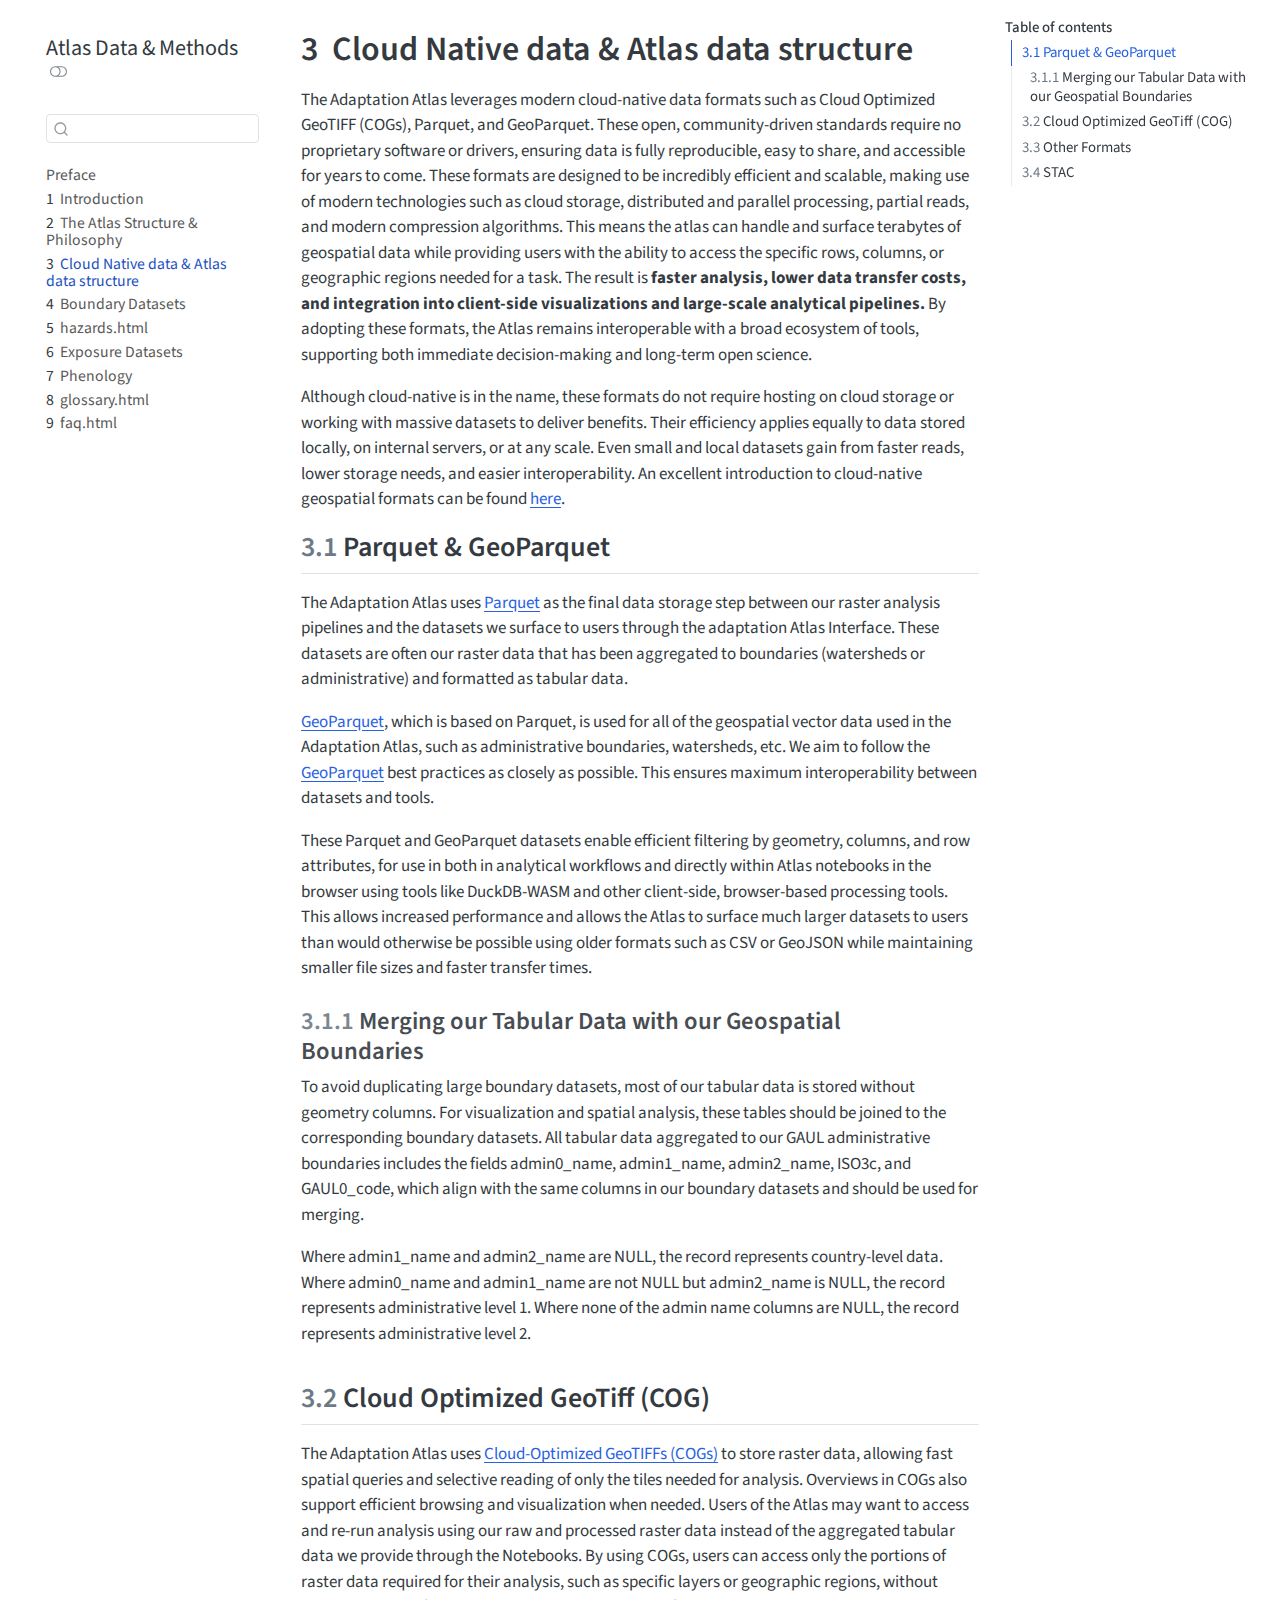
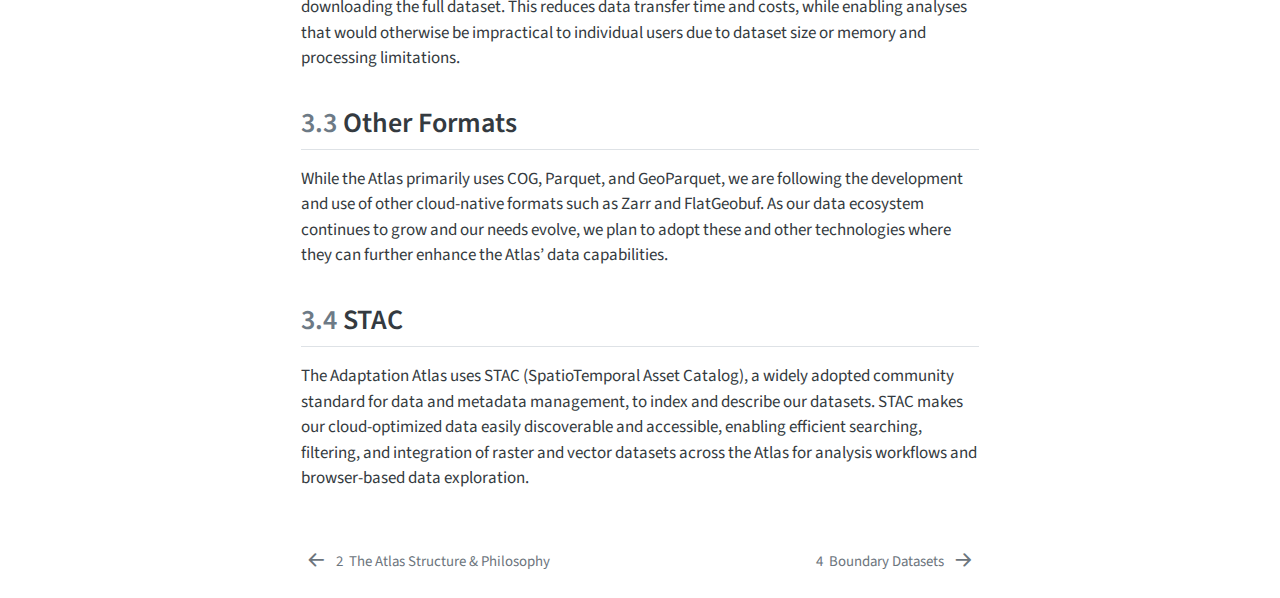
<file: cloud-native.html>
<!doctype html><html xmlns="http://www.w3.org/1999/xhtml" lang="en" xml:lang="en"><head><meta charset="utf-8"><meta name="generator" content="quarto-1.7.33"><meta name="viewport" content="width=device-width,initial-scale=1,user-scalable=yes"><title>3&nbsp; Cloud Native data &amp; Atlas data structure – Atlas Data &amp; Methods</title><style>code{white-space:pre-wrap}span.smallcaps{font-variant:small-caps}div.columns{display:flex;gap:min(4vw,1.5em)}div.column{flex:auto;overflow-x:auto}div.hanging-indent{margin-left:1.5em;text-indent:-1.5em}ul.task-list{list-style:none}ul.task-list li input[type=checkbox]{width:.8em;margin:0 .8em .2em -1em;vertical-align:middle}</style><script src="site_libs/quarto-nav/quarto-nav.js"></script><script src="site_libs/quarto-nav/headroom.min.js"></script><script src="site_libs/clipboard/clipboard.min.js"></script><script src="site_libs/quarto-search/autocomplete.umd.js"></script><script src="site_libs/quarto-search/fuse.min.js"></script><script src="site_libs/quarto-search/quarto-search.js"></script><meta name="quarto:offset" content="./"><link href="./boundaries.html" rel="next"><link href="./structure.html" rel="prev"><script src="site_libs/quarto-html/quarto.js" type="module"></script><script src="site_libs/quarto-html/tabsets/tabsets.js" type="module"></script><script src="site_libs/quarto-html/popper.min.js"></script><script src="site_libs/quarto-html/tippy.umd.min.js"></script><script src="site_libs/quarto-html/anchor.min.js"></script><link href="site_libs/quarto-html/tippy.css" rel="stylesheet"><link href="site_libs/quarto-html/quarto-syntax-highlighting-ea385d0e468b0dd5ea5bf0780b1290d9.css" rel="stylesheet" class="quarto-color-scheme" id="quarto-text-highlighting-styles"><link href="site_libs/quarto-html/quarto-syntax-highlighting-dark-bc185b5c5bdbcb35c2eb49d8a876ef70.css" rel="stylesheet" class="quarto-color-scheme quarto-color-alternate" id="quarto-text-highlighting-styles"><link href="site_libs/quarto-html/quarto-syntax-highlighting-ea385d0e468b0dd5ea5bf0780b1290d9.css" rel="stylesheet" class="quarto-color-scheme-extra" id="quarto-text-highlighting-styles"><script src="site_libs/bootstrap/bootstrap.min.js"></script><link href="site_libs/bootstrap/bootstrap-icons.css" rel="stylesheet"><link href="site_libs/bootstrap/bootstrap-7172840c6a218054d904aa5c9d21f65a.min.css" rel="stylesheet" append-hash="true" class="quarto-color-scheme" id="quarto-bootstrap" data-mode="light"><link href="site_libs/bootstrap/bootstrap-dark-8b4bece23370758619eeb05a415e1062.min.css" rel="stylesheet" append-hash="true" class="quarto-color-scheme quarto-color-alternate" id="quarto-bootstrap" data-mode="dark"><link href="site_libs/bootstrap/bootstrap-7172840c6a218054d904aa5c9d21f65a.min.css" rel="stylesheet" append-hash="true" class="quarto-color-scheme-extra" id="quarto-bootstrap" data-mode="light"><script id="quarto-search-options" type="application/json">{
  "location": "sidebar",
  "copy-button": false,
  "collapse-after": 3,
  "panel-placement": "start",
  "type": "textbox",
  "limit": 50,
  "keyboard-shortcut": [
    "f",
    "/",
    "s"
  ],
  "show-item-context": false,
  "language": {
    "search-no-results-text": "No results",
    "search-matching-documents-text": "matching documents",
    "search-copy-link-title": "Copy link to search",
    "search-hide-matches-text": "Hide additional matches",
    "search-more-match-text": "more match in this document",
    "search-more-matches-text": "more matches in this document",
    "search-clear-button-title": "Clear",
    "search-text-placeholder": "",
    "search-detached-cancel-button-title": "Cancel",
    "search-submit-button-title": "Submit",
    "search-label": "Search"
  }
}</script></head><body class="nav-sidebar floating quarto-light"><script id="quarto-html-before-body" type="application/javascript">const toggleBodyColorMode=e=>{const t=e.getAttribute("data-mode"),o=window.document.querySelector("body");"dark"===t?(o.classList.add("quarto-dark"),o.classList.remove("quarto-light")):(o.classList.add("quarto-light"),o.classList.remove("quarto-dark"))},toggleBodyColorPrimary=()=>{const e=window.document.querySelector("link#quarto-bootstrap:not([rel=disabled-stylesheet])");e&&toggleBodyColorMode(e)},setColorSchemeToggle=e=>{const t=window.document.querySelectorAll(".quarto-color-scheme-toggle");for(let o=0;o<t.length;o++){const l=t[o];l&&(e?l.classList.add("alternate"):l.classList.remove("alternate"))}},toggleColorMode=e=>{const t=window.document.querySelectorAll("link.quarto-color-scheme:not(.quarto-color-alternate)"),o=window.document.querySelectorAll("link.quarto-color-scheme.quarto-color-alternate");if(manageTransitions("#quarto-margin-sidebar .nav-link",!1),e){enableStylesheet(o);for(const e of o)"quarto-bootstrap"===e.id&&toggleBodyColorMode(e)}else disableStylesheet(o),enableStylesheet(t),toggleBodyColorPrimary();manageTransitions("#quarto-margin-sidebar .nav-link",!0),setColorSchemeToggle(e),navigator.userAgent.indexOf("Safari")>0&&-1==navigator.userAgent.indexOf("Chrome")&&(manageTransitions("body",!1),window.scrollTo(0,1),setTimeout((()=>{window.scrollTo(0,0),manageTransitions("body",!0)}),40))},disableStylesheet=e=>{for(let t=0;t<e.length;t++){e[t].rel="disabled-stylesheet"}},enableStylesheet=e=>{for(let t=0;t<e.length;t++){const o=e[t];"stylesheet"!==o.rel&&(o.rel="stylesheet")}},manageTransitions=(e,t)=>{const o=window.document.querySelectorAll(e);for(let e=0;e<o.length;e++){const l=o[e];t?l.classList.remove("notransition"):l.classList.add("notransition")}},isFileUrl=()=>"file:"===window.location.protocol,hasAlternateSentinel=()=>{let e=getColorSchemeSentinel();return null!==e&&"alternate"===e},setStyleSentinel=e=>{const t=e?"alternate":"default";isFileUrl()?localAlternateSentinel=t:window.localStorage.setItem("quarto-color-scheme",t)},getColorSchemeSentinel=()=>{if(isFileUrl())return localAlternateSentinel;{const e=window.localStorage.getItem("quarto-color-scheme");return null!=e?e:localAlternateSentinel}},toggleGiscusIfUsed=(e,t)=>{const o=document.querySelector("#giscus-base-theme")?.value??"light",l=document.querySelector("#giscus-alt-theme")?.value??"dark";let r="";r=authorPrefersDark?e?o:l:e?l:o;null!==window.document.querySelector("iframe.giscus-frame")&&(e=>{const t=document.querySelector("iframe.giscus-frame");t&&t.contentWindow.postMessage({giscus:e},"https://giscus.app")})({setConfig:{theme:r}})},authorPrefersDark=!1,darkModeDefault=authorPrefersDark;document.querySelector("link#quarto-text-highlighting-styles.quarto-color-scheme-extra").rel="disabled-stylesheet",document.querySelector("link#quarto-bootstrap.quarto-color-scheme-extra").rel="disabled-stylesheet";let localAlternateSentinel=darkModeDefault?"alternate":"default";window.quartoToggleColorScheme=()=>{let e=!hasAlternateSentinel();toggleColorMode(e),setStyleSentinel(e),toggleGiscusIfUsed(e),window.dispatchEvent(new Event("resize"))},hasAlternateSentinel()?toggleColorMode(!0):toggleColorMode(!1)</script><div id="quarto-search-results"></div><header id="quarto-header" class="headroom fixed-top"><nav class="quarto-secondary-nav"><div class="container-fluid d-flex"><button type="button" class="quarto-btn-toggle btn" data-bs-toggle="collapse" role="button" data-bs-target=".quarto-sidebar-collapse-item" aria-controls="quarto-sidebar" aria-expanded="false" aria-label="Toggle sidebar navigation" onclick="window.quartoToggleHeadroom&&window.quartoToggleHeadroom()"><i class="bi bi-layout-text-sidebar-reverse"></i></button><nav class="quarto-page-breadcrumbs" aria-label="breadcrumb"><ol class="breadcrumb"><li class="breadcrumb-item"><a href="./cloud-native.html"><span class="chapter-number">3</span>&nbsp; <span class="chapter-title">Cloud Native data &amp; Atlas data structure</span></a></li></ol></nav><a class="flex-grow-1" role="navigation" data-bs-toggle="collapse" data-bs-target=".quarto-sidebar-collapse-item" aria-controls="quarto-sidebar" aria-expanded="false" aria-label="Toggle sidebar navigation" onclick="window.quartoToggleHeadroom&&window.quartoToggleHeadroom()"></a> <button type="button" class="btn quarto-search-button" aria-label="Search" onclick="window.quartoOpenSearch()"><i class="bi bi-search"></i></button></div></nav></header><div id="quarto-content" class="quarto-container page-columns page-rows-contents page-layout-article"><nav id="quarto-sidebar" class="sidebar collapse collapse-horizontal quarto-sidebar-collapse-item sidebar-navigation floating overflow-auto"><div class="pt-lg-2 mt-2 text-left sidebar-header"><div class="sidebar-title mb-0 py-0"><a href="./">Atlas Data &amp; Methods</a><div class="sidebar-tools-main"><a href="" class="quarto-color-scheme-toggle quarto-navigation-tool px-1" onclick="return window.quartoToggleColorScheme(),!1" title="Toggle dark mode"><i class="bi"></i></a></div></div></div><div class="mt-2 flex-shrink-0 align-items-center"><div class="sidebar-search"><div id="quarto-search" title="Search"></div></div></div><div class="sidebar-menu-container"><ul class="list-unstyled mt-1"><li class="sidebar-item"><div class="sidebar-item-container"><a href="./index.html" class="sidebar-item-text sidebar-link"><span class="menu-text">Preface</span></a></div></li><li class="sidebar-item"><div class="sidebar-item-container"><a href="./intro.html" class="sidebar-item-text sidebar-link"><span class="menu-text"><span class="chapter-number">1</span>&nbsp; <span class="chapter-title">Introduction</span></span></a></div></li><li class="sidebar-item"><div class="sidebar-item-container"><a href="./structure.html" class="sidebar-item-text sidebar-link"><span class="menu-text"><span class="chapter-number">2</span>&nbsp; <span class="chapter-title">The Atlas Structure &amp; Philosophy</span></span></a></div></li><li class="sidebar-item"><div class="sidebar-item-container"><a href="./cloud-native.html" class="sidebar-item-text sidebar-link active"><span class="menu-text"><span class="chapter-number">3</span>&nbsp; <span class="chapter-title">Cloud Native data &amp; Atlas data structure</span></span></a></div></li><li class="sidebar-item"><div class="sidebar-item-container"><a href="./boundaries.html" class="sidebar-item-text sidebar-link"><span class="menu-text"><span class="chapter-number">4</span>&nbsp; <span class="chapter-title">Boundary Datasets</span></span></a></div></li><li class="sidebar-item"><div class="sidebar-item-container"><a href="./hazards.html" class="sidebar-item-text sidebar-link"><span class="menu-text"><span class="chapter-number">5</span>&nbsp; <span class="chapter-title">hazards.html</span></span></a></div></li><li class="sidebar-item"><div class="sidebar-item-container"><a href="./exposure.html" class="sidebar-item-text sidebar-link"><span class="menu-text"><span class="chapter-number">6</span>&nbsp; <span class="chapter-title">Exposure Datasets</span></span></a></div></li><li class="sidebar-item"><div class="sidebar-item-container"><a href="./phenology.html" class="sidebar-item-text sidebar-link"><span class="menu-text"><span class="chapter-number">7</span>&nbsp; <span class="chapter-title">Phenology</span></span></a></div></li><li class="sidebar-item"><div class="sidebar-item-container"><a href="./glossary.html" class="sidebar-item-text sidebar-link"><span class="menu-text"><span class="chapter-number">8</span>&nbsp; <span class="chapter-title">glossary.html</span></span></a></div></li><li class="sidebar-item"><div class="sidebar-item-container"><a href="./faq.html" class="sidebar-item-text sidebar-link"><span class="menu-text"><span class="chapter-number">9</span>&nbsp; <span class="chapter-title">faq.html</span></span></a></div></li></ul></div></nav><div id="quarto-sidebar-glass" class="quarto-sidebar-collapse-item" data-bs-toggle="collapse" data-bs-target=".quarto-sidebar-collapse-item"></div><div id="quarto-margin-sidebar" class="sidebar margin-sidebar"><nav id="TOC" role="doc-toc" class="toc-active"><h2 id="toc-title">Table of contents</h2><ul><li><a href="#parquet-geoparquet" id="toc-parquet-geoparquet" class="nav-link active" data-scroll-target="#parquet-geoparquet"><span class="header-section-number">3.1</span> Parquet &amp; GeoParquet</a><ul class="collapse"><li><a href="#merging-our-tabular-data-with-our-geospatial-boundaries" id="toc-merging-our-tabular-data-with-our-geospatial-boundaries" class="nav-link" data-scroll-target="#merging-our-tabular-data-with-our-geospatial-boundaries"><span class="header-section-number">3.1.1</span> Merging our Tabular Data with our Geospatial Boundaries</a></li></ul></li><li><a href="#cloud-optimized-geotiff-cog" id="toc-cloud-optimized-geotiff-cog" class="nav-link" data-scroll-target="#cloud-optimized-geotiff-cog"><span class="header-section-number">3.2</span> Cloud Optimized GeoTiff (COG)</a></li><li><a href="#other-formats" id="toc-other-formats" class="nav-link" data-scroll-target="#other-formats"><span class="header-section-number">3.3</span> Other Formats</a></li><li><a href="#stac" id="toc-stac" class="nav-link" data-scroll-target="#stac"><span class="header-section-number">3.4</span> STAC</a></li></ul></nav></div><main class="content" id="quarto-document-content"><header id="title-block-header" class="quarto-title-block default"><div class="quarto-title"><h1 class="title"><span class="chapter-number">3</span>&nbsp; <span class="chapter-title">Cloud Native data &amp; Atlas data structure</span></h1></div><div class="quarto-title-meta"></div></header><p>The Adaptation Atlas leverages modern cloud-native data formats such as Cloud Optimized GeoTIFF (COGs), Parquet, and GeoParquet. These open, community-driven standards require no proprietary software or drivers, ensuring data is fully reproducible, easy to share, and accessible for years to come. These formats are designed to be incredibly efficient and scalable, making use of modern technologies such as cloud storage, distributed and parallel processing, partial reads, and modern compression algorithms. This means the atlas can handle and surface terabytes of geospatial data while providing users with the ability to access the specific rows, columns, or geographic regions needed for a task. The result is <strong>faster analysis, lower data transfer costs, and integration into client-side visualizations and large-scale analytical pipelines.</strong> By adopting these formats, the Atlas remains interoperable with a broad ecosystem of tools, supporting both immediate decision-making and long-term open science.</p><p>Although cloud-native is in the name, these formats do not require hosting on cloud storage or working with massive datasets to deliver benefits. Their efficiency applies equally to data stored locally, on internal servers, or at any scale. Even small and local datasets gain from faster reads, lower storage needs, and easier interoperability. An excellent introduction to cloud-native geospatial formats can be found <a href="https://guide.cloudnativegeo.org/">here</a>.</p><section id="parquet-geoparquet" class="level2" data-number="3.1"><h2 data-number="3.1" class="anchored" data-anchor-id="parquet-geoparquet"><span class="header-section-number">3.1</span> Parquet &amp; GeoParquet</h2><p>The Adaptation Atlas uses <a href="https://github.com/apache/parquet-format">Parquet</a> as the final data storage step between our raster analysis pipelines and the datasets we surface to users through the adaptation Atlas Interface. These datasets are often our raster data that has been aggregated to boundaries (watersheds or administrative) and formatted as tabular data.</p><p><a href="https://geoparquet.org/">GeoParquet</a>, which is based on Parquet, is used for all of the geospatial vector data used in the Adaptation Atlas, such as administrative boundaries, watersheds, etc. We aim to follow the <a href="https://github.com/opengeospatial/geoparquet/blob/main/format-specs/distributing-geoparquet.md">GeoParquet</a> best practices as closely as possible. This ensures maximum interoperability between datasets and tools.</p><p>These Parquet and GeoParquet datasets enable efficient filtering by geometry, columns, and row attributes, for use in both in analytical workflows and directly within Atlas notebooks in the browser using tools like DuckDB-WASM and other client-side, browser-based processing tools. This allows increased performance and allows the Atlas to surface much larger datasets to users than would otherwise be possible using older formats such as CSV or GeoJSON while maintaining smaller file sizes and faster transfer times.</p><section id="merging-our-tabular-data-with-our-geospatial-boundaries" class="level3" data-number="3.1.1"><h3 data-number="3.1.1" class="anchored" data-anchor-id="merging-our-tabular-data-with-our-geospatial-boundaries"><span class="header-section-number">3.1.1</span> Merging our Tabular Data with our Geospatial Boundaries</h3><p>To avoid duplicating large boundary datasets, most of our tabular data is stored without geometry columns. For visualization and spatial analysis, these tables should be joined to the corresponding boundary datasets. All tabular data aggregated to our GAUL administrative boundaries includes the fields admin0_name, admin1_name, admin2_name, ISO3c, and GAUL0_code, which align with the same columns in our boundary datasets and should be used for merging.</p><p>Where admin1_name and admin2_name are NULL, the record represents country-level data. Where admin0_name and admin1_name are not NULL but admin2_name is NULL, the record represents administrative level 1. Where none of the admin name columns are NULL, the record represents administrative level 2.</p></section></section><section id="cloud-optimized-geotiff-cog" class="level2" data-number="3.2"><h2 data-number="3.2" class="anchored" data-anchor-id="cloud-optimized-geotiff-cog"><span class="header-section-number">3.2</span> Cloud Optimized GeoTiff (COG)</h2><p>The Adaptation Atlas uses <a href="https://cogeo.org/">Cloud-Optimized GeoTIFFs (COGs)</a> to store raster data, allowing fast spatial queries and selective reading of only the tiles needed for analysis. Overviews in COGs also support efficient browsing and visualization when needed. Users of the Atlas may want to access and re-run analysis using our raw and processed raster data instead of the aggregated tabular data we provide through the Notebooks. By using COGs, users can access only the portions of raster data required for their analysis, such as specific layers or geographic regions, without downloading the full dataset. This reduces data transfer time and costs, while enabling analyses that would otherwise be impractical to individual users due to dataset size or memory and processing limitations.</p></section><section id="other-formats" class="level2" data-number="3.3"><h2 data-number="3.3" class="anchored" data-anchor-id="other-formats"><span class="header-section-number">3.3</span> Other Formats</h2><p>While the Atlas primarily uses COG, Parquet, and GeoParquet, we are following the development and use of other cloud-native formats such as Zarr and FlatGeobuf. As our data ecosystem continues to grow and our needs evolve, we plan to adopt these and other technologies where they can further enhance the Atlas’ data capabilities.</p></section><section id="stac" class="level2" data-number="3.4"><h2 data-number="3.4" class="anchored" data-anchor-id="stac"><span class="header-section-number">3.4</span> STAC</h2><p>The Adaptation Atlas uses STAC (SpatioTemporal Asset Catalog), a widely adopted community standard for data and metadata management, to index and describe our datasets. STAC makes our cloud-optimized data easily discoverable and accessible, enabling efficient searching, filtering, and integration of raster and vector datasets across the Atlas for analysis workflows and browser-based data exploration.</p></section></main><script id="quarto-html-after-body" type="application/javascript">window.document.addEventListener("DOMContentLoaded",(function(t){if(null===window.document.querySelector(".quarto-color-scheme-toggle")){const t=window.document.createElement("a");t.classList.add("top-right"),t.classList.add("quarto-color-scheme-toggle"),t.href="",t.onclick=function(){try{window.quartoToggleColorScheme()}catch{}return!1};const e=window.document.createElement("i");e.classList.add("bi"),t.appendChild(e),window.document.body.appendChild(t)}setColorSchemeToggle(hasAlternateSentinel());const e=new window.AnchorJS;e.options={placement:"right",icon:""},e.add(".anchored");const n=t=>{for(const e of t.classList)if(e.startsWith("code-annotation-"))return!0;return!1},o=function(t){const e=t.trigger;e.blur(),e.classList.add("code-copy-button-checked");var n=e.getAttribute("title");let o;e.setAttribute("title","Copied!"),window.bootstrap&&(e.setAttribute("data-bs-toggle","tooltip"),e.setAttribute("data-bs-placement","left"),e.setAttribute("data-bs-title","Copied!"),o=new bootstrap.Tooltip(e,{trigger:"manual",customClass:"code-copy-button-tooltip",offset:[0,-8]}),o.show()),setTimeout((function(){o&&(o.hide(),e.removeAttribute("data-bs-title"),e.removeAttribute("data-bs-toggle"),e.removeAttribute("data-bs-placement")),e.setAttribute("title",n),e.classList.remove("code-copy-button-checked")}),1e3),t.clearSelection()},i=function(t){const e=t.previousElementSibling.cloneNode(!0);for(const t of e.children)n(t)&&t.remove();return e.innerText};if(new window.ClipboardJS(".code-copy-button:not([data-in-quarto-modal])",{text:i}).on("success",o),window.document.getElementById("quarto-embedded-source-code-modal")){new window.ClipboardJS(".code-copy-button[data-in-quarto-modal]",{text:i,container:window.document.getElementById("quarto-embedded-source-code-modal")}).on("success",o)}for(var l,a=new RegExp(/^(?:http|https):\/\/localhost\:?[0-9]*\//),r=new RegExp(/^mailto:/),c=new RegExp("/"+window.location.host+"/"),d=window.document.querySelectorAll("a[href]:not(.nav-link):not(.navbar-brand):not(.toc-action):not(.sidebar-link):not(.sidebar-item-toggle):not(.pagination-link):not(.no-external):not([aria-hidden]):not(.dropdown-item):not(.quarto-navigation-tool):not(.about-link)"),s=0;s<d.length;s++){const t=d[s];l=t.href,c.test(l)||a.test(l)||r.test(l)||void 0!==t.dataset.originalHref&&(t.href=t.dataset.originalHref)}function u(t,e,n,o){const i={allowHTML:!0,maxWidth:500,delay:100,arrow:!1,appendTo:function(t){return t.parentElement},interactive:!0,interactiveBorder:10,theme:"quarto",placement:"bottom-start"};e&&(i.content=e),n&&(i.onTrigger=n),o&&(i.onUntrigger=o),window.tippy(t,i)}const h=window.document.querySelectorAll('a[role="doc-noteref"]');for(s=0;s<h.length;s++){const t=h[s];u(t,(function(){let e=t.getAttribute("data-footnote-href")||t.getAttribute("href");try{e=new URL(e).hash}catch{}const n=e.replace(/^#\/?/,""),o=window.document.getElementById(n);return o?o.innerHTML:""}))}const w=window.document.querySelectorAll("a.quarto-xref"),m=(t,e)=>{const n=t=>{if(t.classList.remove("page-full","page-columns"),t.children)for(const e of t.children)n(e)};if(n(e),null===t||t.startsWith("sec-")){const t=document.createElement("div");if(e.children&&e.children.length>2){t.appendChild(e.children[0].cloneNode(!0));for(let n=1;n<e.children.length;n++){const o=e.children[n];if("P"!==o.tagName||""!==o.innerText){t.appendChild(o.cloneNode(!0));break}}return window.Quarto?.typesetMath&&window.Quarto.typesetMath(t),t.innerHTML}return window.Quarto?.typesetMath&&window.Quarto.typesetMath(e),e.innerHTML}{const t=e.querySelector("a.anchorjs-link");return t&&t.remove(),window.Quarto?.typesetMath&&window.Quarto.typesetMath(e),e.classList.contains("callout")?e.outerHTML:e.innerHTML}};for(s=0;s<w.length;s++){const t=w[s];u(t,void 0,(function(e){e.disable();let n,o=t.getAttribute("href");if(o.startsWith("#"))n=o;else try{n=new URL(o).hash}catch{}if(n){const t=n.replace(/^#\/?/,""),i=window.document.getElementById(t);if(null!==i)try{const n=m(t,i.cloneNode(!0));e.setContent(n)}finally{e.enable(),e.show()}else fetch(o.split("#")[0]).then((t=>t.text())).then((n=>{const o=(new DOMParser).parseFromString(n,"text/html").getElementById(t);if(null!==o){const n=m(t,o);e.setContent(n)}})).finally((()=>{e.enable(),e.show()}))}else fetch(o).then((t=>t.text())).then((t=>{const n=(new DOMParser).parseFromString(t,"text/html").querySelector("main.content");if(null!==n){n.children.length>0&&"HEADER"===n.children[0].tagName&&n.children[0].remove();const t=m(null,n);e.setContent(t)}})).finally((()=>{e.enable(),e.show()}))}),(function(t){}))}let g;const p=t=>{window.document;const e=t.getAttribute("data-target-cell"),n=t.getAttribute("data-target-annotation");const o=window.document.querySelector('span[data-code-cell="'+e+'"][data-code-annotation="'+n+'"]').getAttribute("data-code-lines").split(",").map((t=>e+"-"+t));let i=null,l=null,a=null;if(o.length>0){const n=window.document.getElementById(o[0]);if(i=n.offsetTop,l=n.offsetHeight,a=n.parentElement.parentElement,o.length>1){const t=window.document.getElementById(o[o.length-1]);l=t.offsetTop+t.offsetHeight-i}if(null!==i&&null!==l&&null!==a){let t=window.document.getElementById("code-annotation-line-highlight");null===t&&(t=window.document.createElement("div"),t.setAttribute("id","code-annotation-line-highlight"),t.style.position="absolute",a.appendChild(t)),t.style.top=i-2+"px",t.style.height=l+4+"px",t.style.left=0;let n=window.document.getElementById("code-annotation-line-highlight-gutter");if(null===n){n=window.document.createElement("div"),n.setAttribute("id","code-annotation-line-highlight-gutter"),n.style.position="absolute";window.document.getElementById(e).querySelector(".code-annotation-gutter").appendChild(n)}n.style.top=i-2+"px",n.style.height=l+4+"px"}g=t}},f=()=>{["code-annotation-line-highlight","code-annotation-line-highlight-gutter"].forEach((t=>{const e=window.document.getElementById(t);e&&e.remove()})),g=void 0};window.addEventListener("resize",function(t,e){let n,o=!1;return(...i)=>{o?(n&&clearTimeout(n),n=setTimeout((()=>{t.apply(this,i),n=o=!1}),e)):(t.apply(this,i),o=!0)}}((()=>{elRect=void 0,g&&p(g)}),10));const y=window.document.querySelectorAll("dt[data-target-cell]");for(const t of y)t.addEventListener("click",(t=>{const e=t.target;if(e!==g){f();const t=window.document.querySelector("dt[data-target-cell].code-annotation-active");t&&t.classList.remove("code-annotation-active"),p(e),e.classList.add("code-annotation-active")}else f(),e.classList.remove("code-annotation-active")}));const b=t=>{const e=t.parentElement;if(e){const n=e.dataset.cites;return n?{el:t,cites:n.split(" ")}:b(t.parentElement)}};var v=window.document.querySelectorAll('a[role="doc-biblioref"]');for(s=0;s<v.length;s++){const t=v[s],e=b(t);e&&u(e.el,(function(){var t=window.document.createElement("div");return e.cites.forEach((function(e){var n=window.document.createElement("div");n.classList.add("hanging-indent"),n.classList.add("csl-entry");var o=window.document.getElementById("ref-"+e);o&&(n.innerHTML=o.innerHTML),t.appendChild(n)})),t.innerHTML}))}}))</script><nav class="page-navigation"><div class="nav-page nav-page-previous"><a href="./structure.html" class="pagination-link" aria-label="The Atlas Structure &amp; Philosophy"><i class="bi bi-arrow-left-short"></i> <span class="nav-page-text"><span class="chapter-number">2</span>&nbsp; <span class="chapter-title">The Atlas Structure &amp; Philosophy</span></span></a></div><div class="nav-page nav-page-next"><a href="./boundaries.html" class="pagination-link" aria-label="Boundary Datasets"><span class="nav-page-text"><span class="chapter-number">4</span>&nbsp; <span class="chapter-title">Boundary Datasets</span></span> <i class="bi bi-arrow-right-short"></i></a></div></nav></div></body></html>
</file>
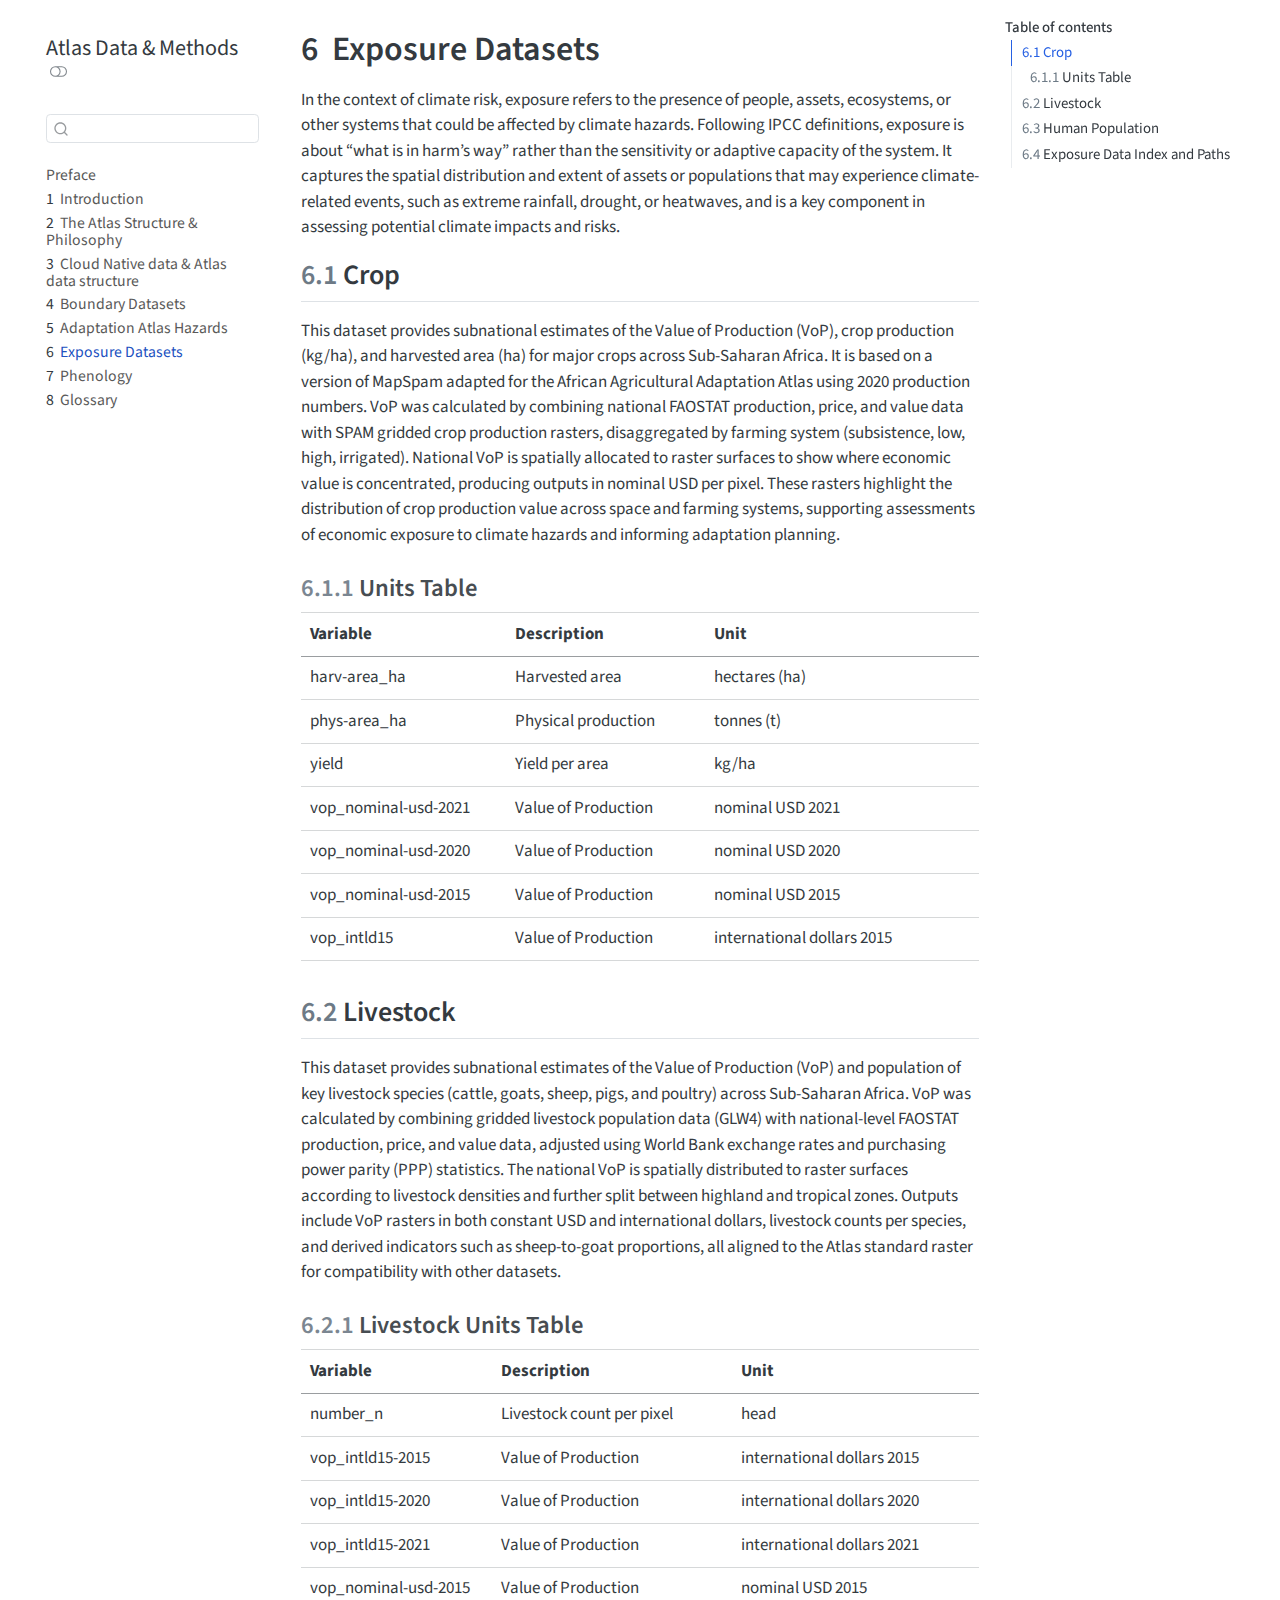
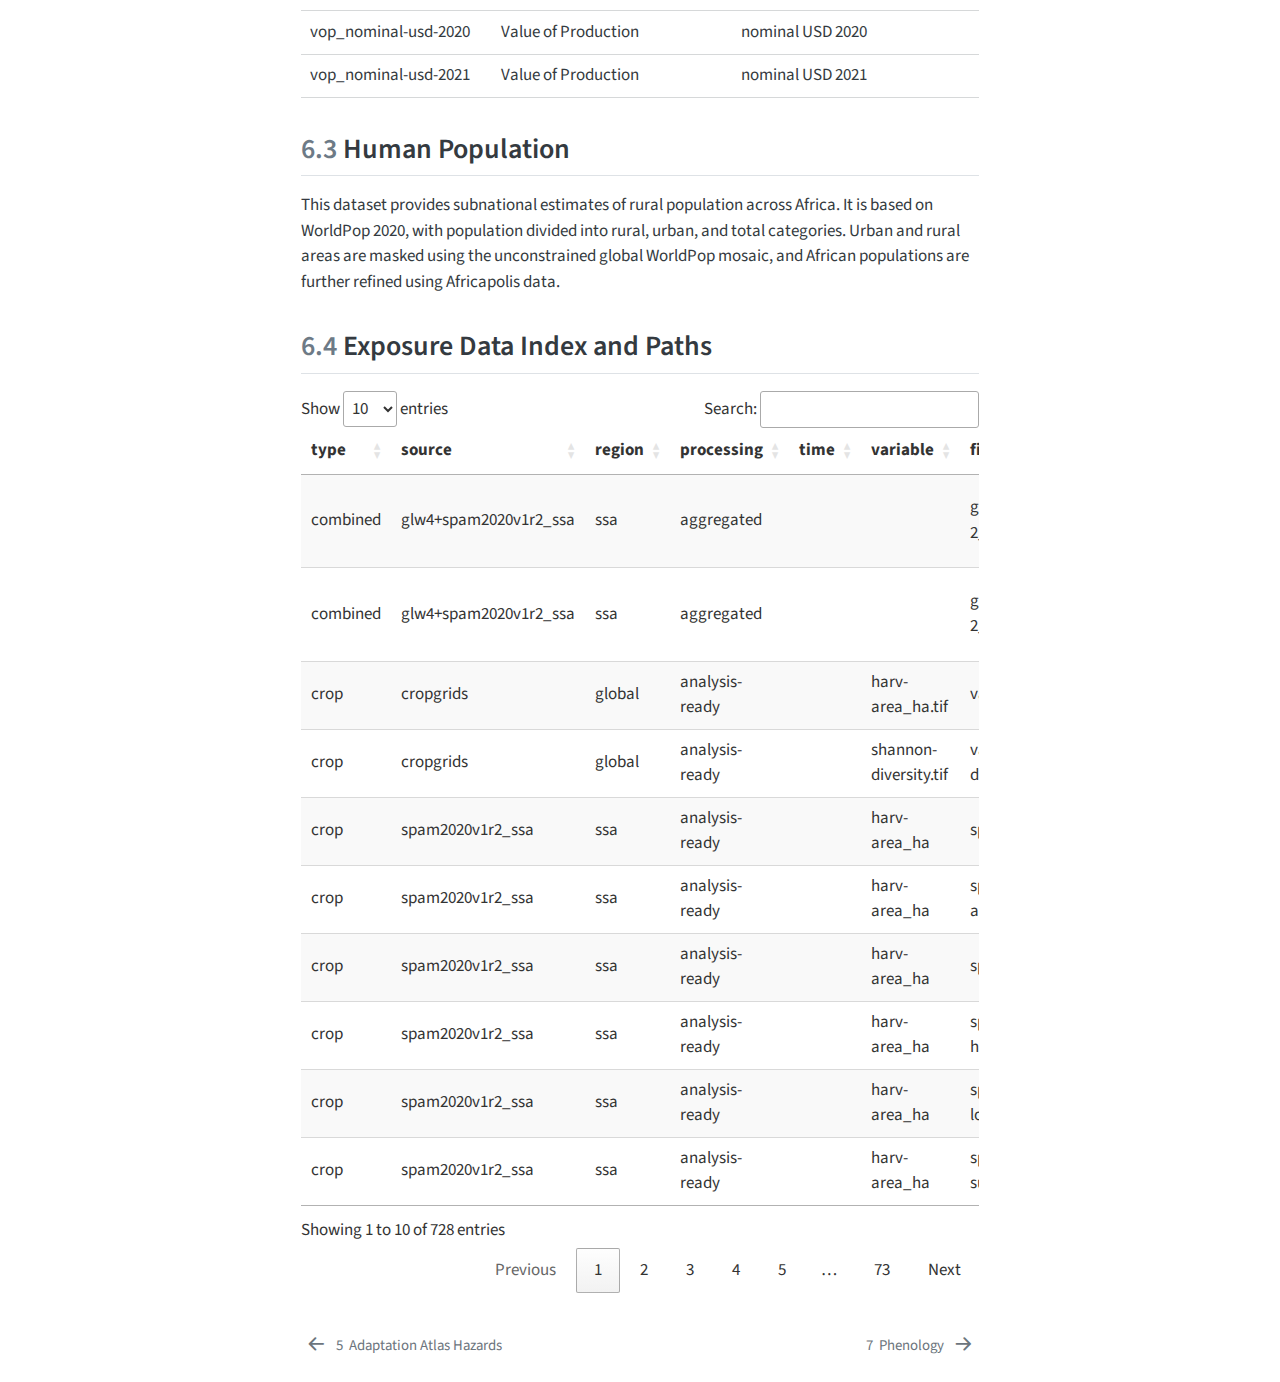
<file: exposure.html>
<!doctype html><html xmlns="http://www.w3.org/1999/xhtml" lang="en" xml:lang="en"><head><meta charset="utf-8"><meta name="generator" content="quarto-1.7.33"><meta name="viewport" content="width=device-width,initial-scale=1,user-scalable=yes"><title>6&nbsp; Exposure Datasets – Atlas Data &amp; Methods</title><style>code{white-space:pre-wrap}span.smallcaps{font-variant:small-caps}div.columns{display:flex;gap:min(4vw,1.5em)}div.column{flex:auto;overflow-x:auto}div.hanging-indent{margin-left:1.5em;text-indent:-1.5em}ul.task-list{list-style:none}ul.task-list li input[type=checkbox]{width:.8em;margin:0 .8em .2em -1em;vertical-align:middle}</style><script src="site_libs/quarto-nav/quarto-nav.js"></script><script src="site_libs/quarto-nav/headroom.min.js"></script><script src="site_libs/clipboard/clipboard.min.js"></script><script src="site_libs/quarto-search/autocomplete.umd.js"></script><script src="site_libs/quarto-search/fuse.min.js"></script><script src="site_libs/quarto-search/quarto-search.js"></script><meta name="quarto:offset" content="./"><link href="./phenology.html" rel="next"><link href="./hazards.html" rel="prev"><script src="site_libs/quarto-html/quarto.js" type="module"></script><script src="site_libs/quarto-html/tabsets/tabsets.js" type="module"></script><script src="site_libs/quarto-html/popper.min.js"></script><script src="site_libs/quarto-html/tippy.umd.min.js"></script><script src="site_libs/quarto-html/anchor.min.js"></script><link href="site_libs/quarto-html/tippy.css" rel="stylesheet"><link href="site_libs/quarto-html/quarto-syntax-highlighting-ea385d0e468b0dd5ea5bf0780b1290d9.css" rel="stylesheet" class="quarto-color-scheme" id="quarto-text-highlighting-styles"><link href="site_libs/quarto-html/quarto-syntax-highlighting-dark-bc185b5c5bdbcb35c2eb49d8a876ef70.css" rel="stylesheet" class="quarto-color-scheme quarto-color-alternate" id="quarto-text-highlighting-styles"><link href="site_libs/quarto-html/quarto-syntax-highlighting-ea385d0e468b0dd5ea5bf0780b1290d9.css" rel="stylesheet" class="quarto-color-scheme-extra" id="quarto-text-highlighting-styles"><script src="site_libs/bootstrap/bootstrap.min.js"></script><link href="site_libs/bootstrap/bootstrap-icons.css" rel="stylesheet"><link href="site_libs/bootstrap/bootstrap-7172840c6a218054d904aa5c9d21f65a.min.css" rel="stylesheet" append-hash="true" class="quarto-color-scheme" id="quarto-bootstrap" data-mode="light"><link href="site_libs/bootstrap/bootstrap-dark-8b4bece23370758619eeb05a415e1062.min.css" rel="stylesheet" append-hash="true" class="quarto-color-scheme quarto-color-alternate" id="quarto-bootstrap" data-mode="dark"><link href="site_libs/bootstrap/bootstrap-7172840c6a218054d904aa5c9d21f65a.min.css" rel="stylesheet" append-hash="true" class="quarto-color-scheme-extra" id="quarto-bootstrap" data-mode="light"><script id="quarto-search-options" type="application/json">{
  "location": "sidebar",
  "copy-button": false,
  "collapse-after": 3,
  "panel-placement": "start",
  "type": "textbox",
  "limit": 50,
  "keyboard-shortcut": [
    "f",
    "/",
    "s"
  ],
  "show-item-context": false,
  "language": {
    "search-no-results-text": "No results",
    "search-matching-documents-text": "matching documents",
    "search-copy-link-title": "Copy link to search",
    "search-hide-matches-text": "Hide additional matches",
    "search-more-match-text": "more match in this document",
    "search-more-matches-text": "more matches in this document",
    "search-clear-button-title": "Clear",
    "search-text-placeholder": "",
    "search-detached-cancel-button-title": "Cancel",
    "search-submit-button-title": "Submit",
    "search-label": "Search"
  }
}</script><link href="site_libs/htmltools-fill-0.5.8.1/fill.css" rel="stylesheet"><script src="site_libs/htmlwidgets-1.6.4/htmlwidgets.js"></script><link href="site_libs/datatables-css-0.0.0/datatables-crosstalk.css" rel="stylesheet"><script src="site_libs/datatables-binding-0.33/datatables.js"></script><script src="site_libs/jquery-3.6.0/jquery-3.6.0.min.js"></script><link href="site_libs/dt-core-1.13.6/css/jquery.dataTables.min.css" rel="stylesheet"><link href="site_libs/dt-core-1.13.6/css/jquery.dataTables.extra.css" rel="stylesheet"><script src="site_libs/dt-core-1.13.6/js/jquery.dataTables.min.js"></script><link href="site_libs/crosstalk-1.2.1/css/crosstalk.min.css" rel="stylesheet"><script src="site_libs/crosstalk-1.2.1/js/crosstalk.min.js"></script></head><body class="nav-sidebar floating quarto-light"><script id="quarto-html-before-body" type="application/javascript">const toggleBodyColorMode=e=>{const t=e.getAttribute("data-mode"),o=window.document.querySelector("body");"dark"===t?(o.classList.add("quarto-dark"),o.classList.remove("quarto-light")):(o.classList.add("quarto-light"),o.classList.remove("quarto-dark"))},toggleBodyColorPrimary=()=>{const e=window.document.querySelector("link#quarto-bootstrap:not([rel=disabled-stylesheet])");e&&toggleBodyColorMode(e)},setColorSchemeToggle=e=>{const t=window.document.querySelectorAll(".quarto-color-scheme-toggle");for(let o=0;o<t.length;o++){const l=t[o];l&&(e?l.classList.add("alternate"):l.classList.remove("alternate"))}},toggleColorMode=e=>{const t=window.document.querySelectorAll("link.quarto-color-scheme:not(.quarto-color-alternate)"),o=window.document.querySelectorAll("link.quarto-color-scheme.quarto-color-alternate");if(manageTransitions("#quarto-margin-sidebar .nav-link",!1),e){enableStylesheet(o);for(const e of o)"quarto-bootstrap"===e.id&&toggleBodyColorMode(e)}else disableStylesheet(o),enableStylesheet(t),toggleBodyColorPrimary();manageTransitions("#quarto-margin-sidebar .nav-link",!0),setColorSchemeToggle(e),navigator.userAgent.indexOf("Safari")>0&&-1==navigator.userAgent.indexOf("Chrome")&&(manageTransitions("body",!1),window.scrollTo(0,1),setTimeout((()=>{window.scrollTo(0,0),manageTransitions("body",!0)}),40))},disableStylesheet=e=>{for(let t=0;t<e.length;t++){e[t].rel="disabled-stylesheet"}},enableStylesheet=e=>{for(let t=0;t<e.length;t++){const o=e[t];"stylesheet"!==o.rel&&(o.rel="stylesheet")}},manageTransitions=(e,t)=>{const o=window.document.querySelectorAll(e);for(let e=0;e<o.length;e++){const l=o[e];t?l.classList.remove("notransition"):l.classList.add("notransition")}},isFileUrl=()=>"file:"===window.location.protocol,hasAlternateSentinel=()=>{let e=getColorSchemeSentinel();return null!==e&&"alternate"===e},setStyleSentinel=e=>{const t=e?"alternate":"default";isFileUrl()?localAlternateSentinel=t:window.localStorage.setItem("quarto-color-scheme",t)},getColorSchemeSentinel=()=>{if(isFileUrl())return localAlternateSentinel;{const e=window.localStorage.getItem("quarto-color-scheme");return null!=e?e:localAlternateSentinel}},toggleGiscusIfUsed=(e,t)=>{const o=document.querySelector("#giscus-base-theme")?.value??"light",l=document.querySelector("#giscus-alt-theme")?.value??"dark";let r="";r=authorPrefersDark?e?o:l:e?l:o;null!==window.document.querySelector("iframe.giscus-frame")&&(e=>{const t=document.querySelector("iframe.giscus-frame");t&&t.contentWindow.postMessage({giscus:e},"https://giscus.app")})({setConfig:{theme:r}})},authorPrefersDark=!1,darkModeDefault=authorPrefersDark;document.querySelector("link#quarto-text-highlighting-styles.quarto-color-scheme-extra").rel="disabled-stylesheet",document.querySelector("link#quarto-bootstrap.quarto-color-scheme-extra").rel="disabled-stylesheet";let localAlternateSentinel=darkModeDefault?"alternate":"default";window.quartoToggleColorScheme=()=>{let e=!hasAlternateSentinel();toggleColorMode(e),setStyleSentinel(e),toggleGiscusIfUsed(e),window.dispatchEvent(new Event("resize"))},hasAlternateSentinel()?toggleColorMode(!0):toggleColorMode(!1)</script><div id="quarto-search-results"></div><header id="quarto-header" class="headroom fixed-top"><nav class="quarto-secondary-nav"><div class="container-fluid d-flex"><button type="button" class="quarto-btn-toggle btn" data-bs-toggle="collapse" role="button" data-bs-target=".quarto-sidebar-collapse-item" aria-controls="quarto-sidebar" aria-expanded="false" aria-label="Toggle sidebar navigation" onclick="window.quartoToggleHeadroom&&window.quartoToggleHeadroom()"><i class="bi bi-layout-text-sidebar-reverse"></i></button><nav class="quarto-page-breadcrumbs" aria-label="breadcrumb"><ol class="breadcrumb"><li class="breadcrumb-item"><a href="./exposure.html"><span class="chapter-number">6</span>&nbsp; <span class="chapter-title">Exposure Datasets</span></a></li></ol></nav><a class="flex-grow-1" role="navigation" data-bs-toggle="collapse" data-bs-target=".quarto-sidebar-collapse-item" aria-controls="quarto-sidebar" aria-expanded="false" aria-label="Toggle sidebar navigation" onclick="window.quartoToggleHeadroom&&window.quartoToggleHeadroom()"></a> <button type="button" class="btn quarto-search-button" aria-label="Search" onclick="window.quartoOpenSearch()"><i class="bi bi-search"></i></button></div></nav></header><div id="quarto-content" class="quarto-container page-columns page-rows-contents page-layout-article"><nav id="quarto-sidebar" class="sidebar collapse collapse-horizontal quarto-sidebar-collapse-item sidebar-navigation floating overflow-auto"><div class="pt-lg-2 mt-2 text-left sidebar-header"><div class="sidebar-title mb-0 py-0"><a href="./">Atlas Data &amp; Methods</a><div class="sidebar-tools-main"><a href="" class="quarto-color-scheme-toggle quarto-navigation-tool px-1" onclick="return window.quartoToggleColorScheme(),!1" title="Toggle dark mode"><i class="bi"></i></a></div></div></div><div class="mt-2 flex-shrink-0 align-items-center"><div class="sidebar-search"><div id="quarto-search" title="Search"></div></div></div><div class="sidebar-menu-container"><ul class="list-unstyled mt-1"><li class="sidebar-item"><div class="sidebar-item-container"><a href="./index.html" class="sidebar-item-text sidebar-link"><span class="menu-text">Preface</span></a></div></li><li class="sidebar-item"><div class="sidebar-item-container"><a href="./intro.html" class="sidebar-item-text sidebar-link"><span class="menu-text"><span class="chapter-number">1</span>&nbsp; <span class="chapter-title">Introduction</span></span></a></div></li><li class="sidebar-item"><div class="sidebar-item-container"><a href="./structure.html" class="sidebar-item-text sidebar-link"><span class="menu-text"><span class="chapter-number">2</span>&nbsp; <span class="chapter-title">The Atlas Structure &amp; Philosophy</span></span></a></div></li><li class="sidebar-item"><div class="sidebar-item-container"><a href="./cloud-native.html" class="sidebar-item-text sidebar-link"><span class="menu-text"><span class="chapter-number">3</span>&nbsp; <span class="chapter-title">Cloud Native data &amp; Atlas data structure</span></span></a></div></li><li class="sidebar-item"><div class="sidebar-item-container"><a href="./boundaries.html" class="sidebar-item-text sidebar-link"><span class="menu-text"><span class="chapter-number">4</span>&nbsp; <span class="chapter-title">Boundary Datasets</span></span></a></div></li><li class="sidebar-item"><div class="sidebar-item-container"><a href="./hazards.html" class="sidebar-item-text sidebar-link"><span class="menu-text"><span class="chapter-number">5</span>&nbsp; <span class="chapter-title">Adaptation Atlas Hazards</span></span></a></div></li><li class="sidebar-item"><div class="sidebar-item-container"><a href="./exposure.html" class="sidebar-item-text sidebar-link active"><span class="menu-text"><span class="chapter-number">6</span>&nbsp; <span class="chapter-title">Exposure Datasets</span></span></a></div></li><li class="sidebar-item"><div class="sidebar-item-container"><a href="./phenology.html" class="sidebar-item-text sidebar-link"><span class="menu-text"><span class="chapter-number">7</span>&nbsp; <span class="chapter-title">Phenology</span></span></a></div></li><li class="sidebar-item"><div class="sidebar-item-container"><a href="./glossary.html" class="sidebar-item-text sidebar-link"><span class="menu-text"><span class="chapter-number">8</span>&nbsp; <span class="chapter-title">Glossary</span></span></a></div></li></ul></div></nav><div id="quarto-sidebar-glass" class="quarto-sidebar-collapse-item" data-bs-toggle="collapse" data-bs-target=".quarto-sidebar-collapse-item"></div><div id="quarto-margin-sidebar" class="sidebar margin-sidebar"><nav id="TOC" role="doc-toc" class="toc-active"><h2 id="toc-title">Table of contents</h2><ul><li><a href="#crop" id="toc-crop" class="nav-link active" data-scroll-target="#crop"><span class="header-section-number">6.1</span> Crop</a><ul class="collapse"><li><a href="#units-table" id="toc-units-table" class="nav-link" data-scroll-target="#units-table"><span class="header-section-number">6.1.1</span> Units Table</a></li></ul></li><li><a href="#livestock" id="toc-livestock" class="nav-link" data-scroll-target="#livestock"><span class="header-section-number">6.2</span> Livestock</a><ul class="collapse"><li><a href="#livestock-units-table" id="toc-livestock-units-table" class="nav-link" data-scroll-target="#livestock-units-table"><span class="header-section-number">6.2.1</span> Livestock Units Table</a></li></ul></li><li><a href="#human-population" id="toc-human-population" class="nav-link" data-scroll-target="#human-population"><span class="header-section-number">6.3</span> Human Population</a></li><li><a href="#exposure-data-index-and-paths" id="toc-exposure-data-index-and-paths" class="nav-link" data-scroll-target="#exposure-data-index-and-paths"><span class="header-section-number">6.4</span> Exposure Data Index and Paths</a></li></ul></nav></div><main class="content" id="quarto-document-content"><header id="title-block-header" class="quarto-title-block default"><div class="quarto-title"><h1 class="title"><span class="chapter-number">6</span>&nbsp; <span class="chapter-title">Exposure Datasets</span></h1></div><div class="quarto-title-meta"></div></header><p>In the context of climate risk, exposure refers to the presence of people, assets, ecosystems, or other systems that could be affected by climate hazards. Following IPCC definitions, exposure is about “what is in harm’s way” rather than the sensitivity or adaptive capacity of the system. It captures the spatial distribution and extent of assets or populations that may experience climate-related events, such as extreme rainfall, drought, or heatwaves, and is a key component in assessing potential climate impacts and risks.</p><section id="crop" class="level2" data-number="6.1"><h2 data-number="6.1" class="anchored" data-anchor-id="crop"><span class="header-section-number">6.1</span> Crop</h2><p>This dataset provides subnational estimates of the Value of Production (VoP), crop production (kg/ha), and harvested area (ha) for major crops across Sub-Saharan Africa. It is based on a version of MapSpam adapted for the African Agricultural Adaptation Atlas using 2020 production numbers. VoP was calculated by combining national FAOSTAT production, price, and value data with SPAM gridded crop production rasters, disaggregated by farming system (subsistence, low, high, irrigated). National VoP is spatially allocated to raster surfaces to show where economic value is concentrated, producing outputs in nominal USD per pixel. These rasters highlight the distribution of crop production value across space and farming systems, supporting assessments of economic exposure to climate hazards and informing adaptation planning.</p><section id="units-table" class="level3" data-number="6.1.1"><h3 data-number="6.1.1" class="anchored" data-anchor-id="units-table"><span class="header-section-number">6.1.1</span> Units Table</h3><table class="caption-top table"><colgroup><col style="width:30%"><col style="width:29%"><col style="width:40%"></colgroup><thead><tr class="header"><th>Variable</th><th>Description</th><th>Unit</th></tr></thead><tbody><tr class="odd"><td>harv-area_ha</td><td>Harvested area</td><td>hectares (ha)</td></tr><tr class="even"><td>phys-area_ha</td><td>Physical production</td><td>tonnes (t)</td></tr><tr class="odd"><td>yield</td><td>Yield per area</td><td>kg/ha</td></tr><tr class="even"><td>vop_nominal-usd-2021</td><td>Value of Production</td><td>nominal USD 2021</td></tr><tr class="odd"><td>vop_nominal-usd-2020</td><td>Value of Production</td><td>nominal USD 2020</td></tr><tr class="even"><td>vop_nominal-usd-2015</td><td>Value of Production</td><td>nominal USD 2015</td></tr><tr class="odd"><td>vop_intld15</td><td>Value of Production</td><td>international dollars 2015</td></tr></tbody></table></section></section><section id="livestock" class="level2" data-number="6.2"><h2 data-number="6.2" class="anchored" data-anchor-id="livestock"><span class="header-section-number">6.2</span> Livestock</h2><p>This dataset provides subnational estimates of the Value of Production (VoP) and population of key livestock species (cattle, goats, sheep, pigs, and poultry) across Sub-Saharan Africa. VoP was calculated by combining gridded livestock population data (GLW4) with national-level FAOSTAT production, price, and value data, adjusted using World Bank exchange rates and purchasing power parity (PPP) statistics. The national VoP is spatially distributed to raster surfaces according to livestock densities and further split between highland and tropical zones. Outputs include VoP rasters in both constant USD and international dollars, livestock counts per species, and derived indicators such as sheep-to-goat proportions, all aligned to the Atlas standard raster for compatibility with other datasets.</p><section id="livestock-units-table" class="level3" data-number="6.2.1"><h3 data-number="6.2.1" class="anchored" data-anchor-id="livestock-units-table"><span class="header-section-number">6.2.1</span> Livestock Units Table</h3><table class="caption-top table"><colgroup><col style="width:28%"><col style="width:35%"><col style="width:36%"></colgroup><thead><tr class="header"><th>Variable</th><th>Description</th><th>Unit</th></tr></thead><tbody><tr class="odd"><td>number_n</td><td>Livestock count per pixel</td><td>head</td></tr><tr class="even"><td>vop_intld15-2015</td><td>Value of Production</td><td>international dollars 2015</td></tr><tr class="odd"><td>vop_intld15-2020</td><td>Value of Production</td><td>international dollars 2020</td></tr><tr class="even"><td>vop_intld15-2021</td><td>Value of Production</td><td>international dollars 2021</td></tr><tr class="odd"><td>vop_nominal-usd-2015</td><td>Value of Production</td><td>nominal USD 2015</td></tr><tr class="even"><td>vop_nominal-usd-2020</td><td>Value of Production</td><td>nominal USD 2020</td></tr><tr class="odd"><td>vop_nominal-usd-2021</td><td>Value of Production</td><td>nominal USD 2021</td></tr></tbody></table></section></section><section id="human-population" class="level2" data-number="6.3"><h2 data-number="6.3" class="anchored" data-anchor-id="human-population"><span class="header-section-number">6.3</span> Human Population</h2><p>This dataset provides subnational estimates of rural population across Africa. It is based on WorldPop 2020, with population divided into rural, urban, and total categories. Urban and rural areas are masked using the unconstrained global WorldPop mosaic, and African populations are further refined using Africapolis data.</p></section><section id="exposure-data-index-and-paths" class="level2" data-number="6.4"><h2 data-number="6.4" class="anchored" data-anchor-id="exposure-data-index-and-paths"><span class="header-section-number">6.4</span> Exposure Data Index and Paths</h2><div class="cell"><div class="cell-output-display"><div class="datatables html-widget html-fill-item" id="htmlwidget-eead502aca6895e66f5a" style="width:100%;height:auto"></div><script type="application/json" data-for="htmlwidget-eead502aca6895e66f5a">{"x":{"filter":"none","vertical":false,"data":[["combined","combined","crop","crop","crop","crop","crop","crop","crop","crop","crop","crop","crop","crop","crop","crop","crop","crop","crop","crop","crop","crop","crop","crop","crop","crop","crop","crop","crop","crop","crop","crop","crop","crop","crop","crop","crop","crop","crop","crop","crop","crop","crop","crop","crop","crop","crop","crop","crop","crop","crop","crop","crop","crop","crop","crop","crop","crop","crop","crop","crop","crop","crop","crop","crop","crop","crop","crop","crop","crop","crop","crop","crop","crop","crop","crop","crop","crop","crop","crop","crop","crop","crop","crop","crop","crop","crop","crop","crop","crop","crop","crop","crop","crop","crop","crop","crop","crop","crop","crop","crop","crop","crop","crop","crop","crop","crop","crop","crop","crop","crop","crop","crop","crop","crop","crop","crop","crop","crop","crop","crop","crop","crop","crop","crop","crop","crop","crop","crop","crop","crop","crop","crop","crop","crop","crop","crop","crop","crop","crop","crop","crop","crop","crop","crop","crop","crop","crop","crop","crop","crop","crop","crop","crop","crop","crop","crop","crop","crop","crop","crop","crop","crop","crop","crop","crop","crop","crop","crop","crop","crop","crop","crop","crop","crop","crop","crop","crop","crop","crop","crop","crop","crop","crop","crop","crop","crop","crop","crop","crop","crop","crop","crop","crop","crop","crop","crop","crop","crop","crop","crop","crop","crop","crop","crop","crop","crop","crop","crop","crop","crop","crop","crop","crop","crop","crop","crop","crop","crop","crop","crop","crop","crop","crop","crop","crop","crop","crop","crop","crop","crop","crop","crop","crop","crop","crop","crop","crop","crop","crop","crop","crop","crop","crop","crop","crop","crop","crop","crop","crop","crop","crop","crop","crop","crop","crop","crop","crop","crop","crop","crop","crop","crop","crop","crop","crop","crop","crop","crop","crop","crop","crop","crop","crop","crop","crop","crop","crop","crop","crop","crop","crop","crop","crop","crop","crop","crop","crop","crop","crop","crop","crop","crop","crop","crop","crop","crop","crop","crop","crop","crop","crop","crop","crop","crop","crop","crop","crop","crop","crop","crop","crop","crop","crop","crop","crop","crop","crop","crop","crop","crop","crop","crop","crop","crop","crop","crop","crop","crop","crop","crop","crop","crop","crop","crop","crop","crop","crop","crop","crop","crop","crop","crop","crop","crop","crop","crop","crop","crop","crop","crop","crop","crop","crop","crop","crop","crop","crop","crop","crop","crop","crop","crop","crop","crop","crop","crop","crop","crop","crop","crop","crop","crop","crop","crop","crop","crop","crop","crop","crop","crop","crop","crop","crop","crop","crop","crop","crop","crop","crop","crop","crop","crop","crop","crop","crop","crop","crop","crop","crop","crop","crop","crop","crop","crop","crop","crop","crop","crop","crop","crop","crop","crop","crop","crop","crop","crop","crop","crop","crop","crop","crop","crop","crop","crop","crop","crop","crop","crop","crop","crop","crop","crop","crop","crop","crop","crop","crop","crop","crop","crop","crop","crop","crop","crop","crop","crop","crop","crop","crop","crop","crop","crop","crop","crop","crop","crop","crop","crop","crop","crop","crop","crop","crop","crop","crop","crop","crop","crop","crop","crop","crop","crop","crop","crop","crop","crop","crop","crop","crop","crop","crop","crop","crop","crop","crop","crop","crop","crop","crop","crop","crop","crop","crop","crop","crop","crop","crop","crop","crop","crop","crop","crop","crop","crop","crop","crop","crop","crop","crop","crop","crop","crop","crop","crop","crop","crop","crop","crop","crop","crop","crop","crop","crop","crop","crop","crop","crop","crop","crop","crop","crop","crop","crop","crop","crop","crop","crop","crop","crop","crop","crop","crop","crop","crop","crop","crop","crop","crop","crop","crop","crop","crop","crop","crop","crop","crop","crop","crop","crop","crop","crop","crop","crop","crop","crop","crop","crop","crop","crop","crop","crop","crop","crop","crop","crop","crop","crop","crop","crop","crop","crop","crop","crop","crop","crop","crop","crop","crop","crop","crop","crop","crop","crop","crop","crop","crop","crop","crop","crop","crop","crop","crop","crop","crop","crop","crop","crop","crop","crop","crop","crop","crop","crop","crop","crop","crop","crop","crop","crop","crop","crop","crop","crop","crop","crop","crop","crop","crop","crop","crop","crop","crop","crop","crop","crop","crop","crop","crop","crop","crop","crop","crop","crop","crop","crop","crop","crop","crop","crop","crop","crop","crop","crop","crop","crop","crop","crop","crop","crop","crop","crop","crop","crop","crop","crop","crop","crop","crop","crop","crop","crop","crop","crop","crop","crop","crop","crop","crop","crop","crop","crop","crop","livestock","livestock","livestock","livestock","livestock","livestock","livestock","livestock","livestock","livestock","livestock","livestock","livestock","livestock","livestock","livestock","livestock","livestock","livestock","livestock","livestock","livestock","livestock","livestock","livestock","livestock","livestock","livestock","livestock","livestock","livestock","livestock","livestock","livestock","livestock","livestock","livestock","livestock","population","population","population","population","population","population","population"],["glw4+spam2020v1r2_ssa","glw4+spam2020v1r2_ssa","cropgrids","cropgrids","spam2020v1r2_ssa","spam2020v1r2_ssa","spam2020v1r2_ssa","spam2020v1r2_ssa","spam2020v1r2_ssa","spam2020v1r2_ssa","spam2020v1r2_ssa","spam2020v1r2_ssa","spam2020v1r2_ssa","spam2020v1r2_ssa","spam2020v1r2_ssa","spam2020v1r2_ssa","spam2020v1r2_ssa","spam2020v1r2_ssa","spam2020v1r2_ssa","spam2020v1r2_ssa","spam2020v1r2_ssa","spam2020v1r2_ssa","spam2020v1r2_ssa","spam2020v1r2_ssa","spam2020v1r2_ssa","spam2020v1r2_ssa","spam2020v1r2_ssa","spam2020v1r2_ssa","spam2020v1r2_ssa","spam2020v1r2_ssa","spam2020v1r2_ssa","spam2020v1r2_ssa","spam2020v1r2_ssa","spam2020v1r2_ssa","spam2020v1r2_ssa","spam2020v1r2_ssa","spam2020v1r2_ssa","spam2020v1r2_ssa","spam2020v1r2_ssa","spam2020v1r2_ssa","spam2020v1r2_ssa","spam2020v1r2_ssa","spam2020v1r2_ssa","spam2020v1r2_ssa","spam2020v1r2_ssa","spam2020v1r2_ssa","spam2020v1r2_ssa","spam2020v1r2_ssa","spam2020v1r2_ssa","spam2020v1r2_ssa","spam2020v1r2_ssa","spam2020v1r2_ssa","spam2020v1r2_ssa","spam2020v1r2_ssa","spam2020v1r2_ssa","spam2020v1r2_ssa","spam2020v1r2_ssa","spam2020v1r2_ssa","spam2020v1r2_ssa","spam2020v1r2_ssa","spam2020v1r2_ssa","spam2020v1r2_ssa","spam2020v1r2_ssa","spam2020v1r2_ssa","spam2020v1r2_ssa","spam2020v1r2_ssa","spam2020v1r2_ssa","spam2020v1r2_ssa","spam2020v1r2_ssa","spam2020v1r2_ssa","spam2020v1r2_ssa","spam2020v1r2_ssa","spam2020v1r2_ssa","spam2020v1r2_ssa","spam2020v1r2_ssa","spam2020v1r2_ssa","spam2020v1r2_ssa","spam2020v1r2_ssa","spam2020v1r2_ssa","spam2020v1r2_ssa","spam2020v1r2_ssa","spam2020v1r2_ssa","spam2020v1r2_ssa","spam2020v1r2_ssa","spam2020v1r2_ssa","spam2020v1r2_ssa","spam2020v1r2_ssa","spam2020v1r2_ssa","spam2020v1r2_ssa","spam2020v1r2_ssa","spam2020v1r2_ssa","spam2020v1r2_ssa","spam2020v1r2_ssa","spam2020v1r2_ssa","spam2020v1r2_ssa","spam2020v1r2_ssa","spam2020v1r2_ssa","spam2020v1r2_ssa","spam2020v1r2_ssa","spam2020v1r2_ssa","spam2020v1r2_ssa","spam2020v1r2_ssa","spam2020v1r2_ssa","spam2020v1r2_ssa","spam2020v1r2_ssa","spam2020v1r2_ssa","spam2020v1r2_ssa","spam2020v1r2_ssa","spam2020v1r2_ssa","spam2020v1r2_ssa","spam2020v1r2_ssa","spam2020v1r2_ssa","spam2020v1r2_ssa","spam2020v1r2_ssa","spam2020v1r2_ssa","spam2020v1r2_ssa","spam2020v1r2_ssa","spam2020v1r2_ssa","spam2020v1r2_ssa","spam2020v1r2_ssa","spam2020v1r2_ssa","spam2020v1r2_ssa","spam2020v1r2_ssa","spam2020v1r2_ssa","spam2020v1r2_ssa","spam2020v1r2_ssa","spam2020v1r2_ssa","spam2020v1r2_ssa","spam2020v1r2_ssa","spam2020v1r2_ssa","spam2020v1r2_ssa","spam2020v2_ifpri","spam2020v2_ifpri","spam2020v2_ifpri","spam2020v2_ifpri","spam2020v2_ifpri","spam2020v2_ifpri","spam2020v2_ifpri","spam2020v2_ifpri","spam2020v2_ifpri","spam2020v2_ifpri","spam2020v2_ifpri","spam2020v2_ifpri","spam2020v2_ifpri","spam2020v2_ifpri","spam2020v2_ifpri","spam2020v2_ifpri","spam2020v2_ifpri","spam2020v2_ifpri","spam2020v2_ifpri","spam2020v2_ifpri","spam2020v2_ifpri","spam2020v2_ifpri","spam2020v2_ifpri","spam2020v2_ifpri","spam2020v2_ifpri","spam2020v2_ifpri","spam2020v2_ifpri","spam2020v2_ifpri","spam2020v2_ifpri","spam2020v2_ifpri","spam2020v2_ifpri","spam2020v2_ifpri","spam2020v2_ifpri","spam2020v2_ifpri","spam2020v2_ifpri","spam2020v2_ifpri","spam2020v2_ifpri","spam2020v2_ifpri","spam2020v2_ifpri","spam2020v2_ifpri","spam2020v2_ifpri","spam2020v2_ifpri","spam2020v2_ifpri","spam2020v2_ifpri","spam2020v2_ifpri","spam2020v2_ifpri","spam2020v2_ifpri","spam2020v2_ifpri","spam2020v2_ifpri","spam2020v2_ifpri","spam2020v2_ifpri","spam2020v2_ifpri","spam2020v2_ifpri","spam2020v2_ifpri","spam2020v2_ifpri","spam2020v2_ifpri","spam2020v2_ifpri","spam2020v2_ifpri","spam2020v2_ifpri","spam2020v2_ifpri","spam2020v2_ifpri","spam2020v2_ifpri","spam2020v2_ifpri","spam2020v2_ifpri","spam2020v2_ifpri","spam2020v2_ifpri","spam2020v2_ifpri","spam2020v2_ifpri","spam2020v2_ifpri","spam2020v2_ifpri","spam2020v2_ifpri","spam2020v2_ifpri","spam2020v2_ifpri","spam2020v2_ifpri","spam2020v2_ifpri","spam2020v2_ifpri","spam2020v2_ifpri","spam2020v2_ifpri","spam2020v2_ifpri","spam2020v2_ifpri","spam2020v2_ifpri","spam2020v2_ifpri","spam2020v2_ifpri","spam2020v2_ifpri","spam2020v2_ifpri","spam2020v2_ifpri","spam2020v2_ifpri","spam2020v2_ifpri","spam2020v2_ifpri","spam2020v2_ifpri","spam2020v2_ifpri","spam2020v2_ifpri","spam2020v2_ifpri","spam2020v2_ifpri","spam2020v2_ifpri","spam2020v2_ifpri","spam2020v2_ifpri","spam2020v2_ifpri","spam2020v2_ifpri","spam2020v2_ifpri","spam2020v2_ifpri","spam2020v2_ifpri","spam2020v2_ifpri","spam2020v2_ifpri","spam2020v2_ifpri","spam2020v2_ifpri","spam2020v2_ifpri","spam2020v2_ifpri","spam2020v2_ifpri","spam2020v2_ifpri","spam2020v2_ifpri","spam2020v2_ifpri","spam2020v2_ifpri","spam2020v2_ifpri","spam2020v2_ifpri","spam2020v2_ifpri","spam2020v2_ifpri","spam2020v2_ifpri","spam2020v2_ifpri","spam2020v2_ifpri","spam2020v2_ifpri","spam2020v2_ifpri","spam2020v2_ifpri","spam2020v2_ifpri","spam2020v2_ifpri","spam2020v2_ifpri","spam2020v2_ifpri","spam2020v2_ifpri","spam2020v2_ifpri","spam2020v2_ifpri","spam2020v2_ifpri","spam2020v2_ifpri","spam2020v2_ifpri","spam2020v2_ifpri","spam2020v2_ifpri","spam2020v2_ifpri","spam2020v2_ifpri","spam2020v2_ifpri","spam2020v2_ifpri","spam2020v2_ifpri","spam2020v2_ifpri","spam2020v2_ifpri","spam2020v2_ifpri","spam2020v2_ifpri","spam2020v2_ifpri","spam2020v2_ifpri","spam2020v2_ifpri","spam2020v2_ifpri","spam2020v2_ifpri","spam2020v2_ifpri","spam2020v2_ifpri","spam2020v2_ifpri","spam2020v2_ifpri","spam2020v2_ifpri","spam2020v2_ifpri","spam2020v2_ifpri","spam2020v2_ifpri","spam2020v2_ifpri","spam2020v2_ifpri","spam2020v2_ifpri","spam2020v2_ifpri","spam2020v2_ifpri","spam2020v2_ifpri","spam2020v2_ifpri","spam2020v2_ifpri","spam2020v2_ifpri","spam2020v2_ifpri","spam2020v2_ifpri","spam2020v2_ifpri","spam2020v2_ifpri","spam2020v2_ifpri","spam2020v2_ifpri","spam2020v2_ifpri","spam2020v2_ifpri","spam2020v2_ifpri","spam2020v2_ifpri","spam2020v2_ifpri","spam2020v2_ifpri","spam2020v2_ifpri","spam2020v2_ifpri","spam2020v2_ifpri","spam2020v2_ifpri","spam2020v2_ifpri","spam2020v2_ifpri","spam2020v2_ifpri","spam2020v2_ifpri","spam2020v2_ifpri","spam2020v2_ifpri","spam2020v2_ifpri","spam2020v2_ifpri","spam2020v2_ifpri","spam2020v2_ifpri","spam2020v2_ifpri","spam2020v2_ifpri","spam2020v2_ifpri","spam2020v2_ifpri","spam2020v2_ifpri","spam2020v2_ifpri","spam2020v2_ifpri","spam2020v2_ifpri","spam2020v2_ifpri","spam2020v2_ifpri","spam2020v2_ifpri","spam2020v2_ifpri","spam2020v2_ifpri","spam2020v2_ifpri","spam2020v2_ifpri","spam2020v2_ifpri","spam2020v2_ifpri","spam2020v2_ifpri","spam2020v2_ifpri","spam2020v2_ifpri","spam2020v2_ifpri","spam2020v2_ifpri","spam2020v2_ifpri","spam2020v2_ifpri","spam2020v2_ifpri","spam2020v2_ifpri","spam2020v2_ifpri","spam2020v2_ifpri","spam2020v2_ifpri","spam2020v2_ifpri","spam2020v2_ifpri","spam2020v2_ifpri","spam2020v2_ifpri","spam2020v2_ifpri","spam2020v2_ifpri","spam2020v2_ifpri","spam2020v2_ifpri","spam2020v2_ifpri","spam2020v2_ifpri","spam2020v2_ifpri","spam2020v2_ifpri","spam2020v2_ifpri","spam2020v2_ifpri","spam2020v2_ifpri","spam2020v2_ifpri","spam2020v2_ifpri","spam2020v2_ifpri","spam2020v2_ifpri","spam2020v2_ifpri","spam2020v2_ifpri","spam2020v2_ifpri","spam2020v2_ifpri","spam2020v2_ifpri","spam2020v2_ifpri","spam2020v2_ifpri","spam2020v2_ifpri","spam2020v2_ifpri","spam2020v2_ifpri","spam2020v2_ifpri","spam2020v2_ifpri","spam2020v2_ifpri","spam2020v2_ifpri","spam2020v2_ifpri","spam2020v2_ifpri","spam2020v2_ifpri","spam2020v2_ifpri","spam2020v2_ifpri","spam2020v2_ifpri","spam2020v2_ifpri","spam2020v2_ifpri","spam2020v2_ifpri","spam2020v2_ifpri","spam2020v2_ifpri","spam2020v2_ifpri","spam2020v2_ifpri","spam2020v2_ifpri","spam2020v2_ifpri","spam2020v2_ifpri","spam2020v2_ifpri","spam2020v2_ifpri","spam2020v2_ifpri","spam2020v2_ifpri","spam2020v2_ifpri","spam2020v2_ifpri","spam2020v2_ifpri","spam2020v2_ifpri","spam2020v2_ifpri","spam2020v2_ifpri","spam2020v2_ifpri","spam2020v2_ifpri","spam2020v2_ifpri","spam2020v2_ifpri","spam2020v2_ifpri","spam2020v2_ifpri","spam2020v2_ifpri","spam2020v2_ifpri","spam2020v2_ifpri","spam2020v2_ifpri","spam2020v2_ifpri","spam2020v2_ifpri","spam2020v2_ifpri","spam2020v2_ifpri","spam2020v2_ifpri","spam2020v2_ifpri","spam2020v2_ifpri","spam2020v2_ifpri","spam2020v2_ifpri","spam2020v2_ifpri","spam2020v2_ifpri","spam2020v2_ifpri","spam2020v2_ifpri","spam2020v2_ifpri","spam2020v2_ifpri","spam2020v2_ifpri","spam2020v2_ifpri","spam2020v2_ifpri","spam2020v2_ifpri","spam2020v2_ifpri","spam2020v2_ifpri","spam2020v2_ifpri","spam2020v2_ifpri","spam2020v2_ifpri","spam2020v2_ifpri","spam2020v2_ifpri","spam2020v2_ifpri","spam2020v2_ifpri","spam2020v2_ifpri","spam2020v2_ifpri","spam2020v2_ifpri","spam2020v2_ifpri","spam2020v2_ifpri","spam2020v2_ifpri","spam2020v2_ifpri","spam2020v2_ifpri","spam2020v2_ifpri","spam2020v2_ifpri","spam2020v2_ifpri","spam2020v2_ifpri","spam2020v2_ifpri","spam2020v2_ifpri","spam2020v2_ifpri","spam2020v2_ifpri","spam2020v2_ifpri","spam2020v2_ifpri","spam2020v2_ifpri","spam2020v2_ifpri","spam2020v2_ifpri","spam2020v2_ifpri","spam2020v2_ifpri","spam2020v2_ifpri","spam2020v2_ifpri","spam2020v2_ifpri","spam2020v2_ifpri","spam2020v2_ifpri","spam2020v2_ifpri","spam2020v2_ifpri","spam2020v2_ifpri","spam2020v2_ifpri","spam2020v2_ifpri","spam2020v2_ifpri","spam2020v2_ifpri","spam2020v2_ifpri","spam2020v2_ifpri","spam2020v2_ifpri","spam2020v2_ifpri","spam2020v2_ifpri","spam2020v2_ifpri","spam2020v2_ifpri","spam2020v2_ifpri","spam2020v2_ifpri","spam2020v2_ifpri","spam2020v2_ifpri","spam2020v2_ifpri","spam2020v2_ifpri","spam2020v2_ifpri","spam2020v2_ifpri","spam2020v2_ifpri","spam2020v2_ifpri","spam2020v2_ifpri","spam2020v2_ifpri","spam2020v2_ifpri","spam2020v2_ifpri","spam2020v2_ifpri","spam2020v2_ifpri","spam2020v2_ifpri","spam2020v2_ifpri","spam2020v2_ifpri","spam2020v2_ifpri","spam2020v2_ifpri","spam2020v2_ifpri","spam2020v2_ifpri","spam2020v2_ifpri","spam2020v2_ifpri","spam2020v2_ifpri","spam2020v2_ifpri","spam2020v2_ifpri","spam2020v2_ifpri","spam2020v2_ifpri","spam2020v2_ifpri","spam2020v2_ifpri","spam2020v2_ifpri","spam2020v2_ifpri","spam2020v2_ifpri","spam2020v2_ifpri","spam2020v2_ifpri","spam2020v2_ifpri","spam2020v2_ifpri","spam2020v2_ifpri","spam2020v2_ifpri","spam2020v2_ifpri","spam2020v2_ifpri","spam2020v2_ifpri","spam2020v2_ifpri","spam2020v2_ifpri","spam2020v2_ifpri","spam2020v2_ifpri","spam2020v2_ifpri","spam2020v2_ifpri","spam2020v2_ifpri","spam2020v2_ifpri","spam2020v2_ifpri","spam2020v2_ifpri","spam2020v2_ifpri","spam2020v2_ifpri","spam2020v2_ifpri","spam2020v2_ifpri","spam2020v2_ifpri","spam2020v2_ifpri","spam2020v2_ifpri","spam2020v2_ifpri","spam2020v2_ifpri","spam2020v2_ifpri","spam2020v2_ifpri","spam2020v2_ifpri","spam2020v2_ifpri","spam2020v2_ifpri","spam2020v2_ifpri","spam2020v2_ifpri","spam2020v2_ifpri","spam2020v2_ifpri","spam2020v2_ifpri","spam2020v2_ifpri","spam2020v2_ifpri","spam2020v2_ifpri","spam2020v2_ifpri","spam2020v2_ifpri","spam2020v2_ifpri","spam2020v2_ifpri","spam2020v2_ifpri","spam2020v2_ifpri","spam2020v2_ifpri","spam2020v2_ifpri","spam2020v2_ifpri","spam2020v2_ifpri","spam2020v2_ifpri","spam2020v2_ifpri","spam2020v2_ifpri","spam2020v2_ifpri","spam2020v2_ifpri","spam2020v2_ifpri","spam2020v2_ifpri","spam2020v2_ifpri","spam2020v2_ifpri","spam2020v2_ifpri","spam2020v2_ifpri","spam2020v2_ifpri","spam2020v2_ifpri","spam2020v2_ifpri","spam2020v2_ifpri","spam2020v2_ifpri","spam2020v2_ifpri","spam2020v2_ifpri","spam2020v2_ifpri","spam2020v2_ifpri","spam2020v2_ifpri","spam2020v2_ifpri","spam2020v2_ifpri","spam2020v2_ifpri","spam2020v2_ifpri","spam2020v2_ifpri","spam2020v2_ifpri","spam2020v2_ifpri","spam2020v2_ifpri","spam2020v2_ifpri","spam2020v2_ifpri","spam2020v2_ifpri","spam2020v2_ifpri","spam2020v2_ifpri","spam2020v2_ifpri","spam2020v2_ifpri","spam2020v2_ifpri","spam2020v2_ifpri","spam2020v2_ifpri","spam2020v2_ifpri","spam2020v2_ifpri","spam2020v2_ifpri","spam2020v2_ifpri","spam2020v2_ifpri","spam2020v2_ifpri","spam2020v2_ifpri","spam2020v2_ifpri","spam2020v2_ifpri","spam2020v2_ifpri","spam2020v2_ifpri","spam2020v2_ifpri","spam2020v2_ifpri","spam2020v2_ifpri","spam2020v2_ifpri","spam2020v2_ifpri","spam2020v2_ifpri","spam2020v2_ifpri","spam2020v2_ifpri","spam2020v2_ifpri","spam2020v2_ifpri","spam2020v2_ifpri","spam2020v2_ifpri","spam2020v2_ifpri","spam2020v2_ifpri","spam2020v2_ifpri","spam2020v2_ifpri","spam2020v2_ifpri","spam2020v2_ifpri","spam2020v2_ifpri","spam2020v2_ifpri","spam2020v2_ifpri","spam2020v2_ifpri","spam2020v2_ifpri","spam2020v2_ifpri","spam2020v2_ifpri","spam2020v2_ifpri","spam2020v2_ifpri","spam2020v2_ifpri","spam2020v2_ifpri","spam2020v2_ifpri","spam2020v2_ifpri","spam2020v2_ifpri","spam2020v2_ifpri","spam2020v2_ifpri","spam2020v2_ifpri","spam2020v2_ifpri","spam2020v2_ifpri","spam2020v2_ifpri","spam2020v2_ifpri","spam2020v2_ifpri","spam2020v2_ifpri","spam2020v2_ifpri","spam2020v2_ifpri","spam2020v2_ifpri","spam2020v2_ifpri","spam2020v2_ifpri","spam2020v2_ifpri","spam2020v2_ifpri","spam2020v2_ifpri","spam2020v2_ifpri","spam2020v2_ifpri","spam2020v2_ifpri","spam2020v2_ifpri","spam2020v2_ifpri","spam2020v2_ifpri","spam2020v2_ifpri","glw4-2020","glw4-2020","glw4-2020","glw4-2020","glw4","glw4","glw4","glw4","glw4","glw4","glw4","glw4","glw4","glw4","glw4","glw4","glw4","glw4","glw4","glw4","glw4","glw4","glw4","glw4","glw4","glw4","glw4","glw4","glw4","glw4","glw4","glw4","glw4","glw4","glw4","glw4","glw4","glw4","worldpop2020","worldpop2020","worldpop2020","worldpop2020","worldpop2020","worldpop2020","worldpop2020"],["ssa","ssa","global","global","ssa","ssa","ssa","ssa","ssa","ssa","ssa","ssa","ssa","ssa","ssa","ssa","ssa","ssa","ssa","ssa","ssa","ssa","ssa","ssa","ssa","ssa","ssa","ssa","ssa","ssa","ssa","ssa","ssa","ssa","ssa","ssa","ssa","ssa","ssa","ssa","ssa","ssa","ssa","ssa","ssa","ssa","ssa","ssa","ssa","ssa","ssa","ssa","ssa","ssa","ssa","ssa","ssa","ssa","ssa","ssa","ssa","ssa","ssa","ssa","ssa","ssa","ssa","ssa","ssa","ssa","ssa","ssa","ssa","ssa","ssa","ssa","ssa","ssa","ssa","ssa","ssa","ssa","ssa","ssa","ssa","ssa","ssa","ssa","ssa","ssa","ssa","ssa","ssa","ssa","ssa","ssa","ssa","ssa","ssa","ssa","ssa","ssa","ssa","ssa","ssa","ssa","ssa","ssa","ssa","ssa","ssa","ssa","ssa","ssa","ssa","ssa","ssa","ssa","ssa","ssa","ssa","ssa","ssa","ssa","ssa","ssa","ssa","ssa","ssa","ssa","ssa","global","global","global","global","global","global","global","global","global","global","global","global","global","global","global","global","global","global","global","global","global","global","global","global","global","global","global","global","global","global","global","global","global","global","global","global","global","global","global","global","global","global","global","global","global","global","global","global","global","global","global","global","global","global","global","global","global","global","global","global","global","global","global","global","global","global","global","global","global","global","global","global","global","global","global","global","global","global","global","global","global","global","global","global","global","global","global","global","global","global","global","global","global","global","global","global","global","global","global","global","global","global","global","global","global","global","global","global","global","global","global","global","global","global","global","global","global","global","global","global","global","global","global","global","global","global","global","global","global","global","global","global","global","global","global","global","global","global","global","global","global","global","global","global","global","global","global","global","global","global","global","global","global","global","global","global","global","global","global","global","global","global","global","global","global","global","global","global","global","global","global","global","global","global","global","global","global","global","global","global","global","global","global","global","global","global","global","global","global","global","global","global","global","global","global","global","global","global","global","global","global","global","global","global","global","global","global","global","global","global","global","global","global","global","global","global","global","global","global","global","global","global","global","global","global","global","global","global","global","global","global","global","global","global","global","global","global","global","global","global","global","global","global","global","global","global","global","global","global","global","global","global","global","global","global","global","global","global","global","global","global","global","global","global","global","global","global","global","global","global","global","global","global","global","global","global","global","global","global","global","global","global","global","global","global","global","global","global","global","global","global","global","global","global","global","global","global","global","global","global","global","global","global","global","global","global","global","global","global","global","global","global","global","global","global","global","global","global","global","global","global","global","global","global","global","global","global","global","global","global","global","global","global","global","global","global","global","global","global","global","global","global","global","global","global","global","global","global","global","global","global","global","global","global","global","global","global","global","global","global","global","global","global","global","global","global","global","global","global","global","global","global","global","global","global","global","global","global","global","global","global","global","global","global","global","global","global","global","global","global","global","global","global","global","global","global","global","global","global","global","global","global","global","global","global","global","global","global","global","global","global","global","global","global","global","global","global","global","global","global","global","global","global","global","global","global","global","global","global","global","global","global","global","global","global","global","global","global","global","global","global","global","global","global","global","global","global","global","global","global","global","global","global","global","global","global","global","global","global","global","global","global","global","global","global","global","global","global","global","global","global","global","global","global","global","global","global","global","global","global","global","global","global","global","global","global","global","global","global","global","global","global","global","global","global","global","global","global","global","global","global","global","global","global","global","global","global","global","global","global","global","global","global","global","global","global","global","global","global","global","global","global","global","global","global","global","global","global","global","global","global","global","global","global","global","global","global","global","global","global","global","global","global","global","global","global","global","global","global","global","global","global","ssa","ssa","ssa","ssa","global","global","global","global","global","global","global","global","global","global","global","global","global","global","ssa","ssa","ssa","ssa","ssa","ssa","ssa","ssa","ssa","ssa","ssa","ssa","ssa","ssa","ssa","ssa","ssa","ssa","ssa","ssa","global","ssa","ssa","ssa","ssa","ssa","ssa"],["aggregated","aggregated","analysis-ready","analysis-ready","analysis-ready","analysis-ready","analysis-ready","analysis-ready","analysis-ready","analysis-ready","analysis-ready","analysis-ready","analysis-ready","analysis-ready","analysis-ready","analysis-ready","analysis-ready","analysis-ready","analysis-ready","analysis-ready","analysis-ready","analysis-ready","analysis-ready","analysis-ready","analysis-ready","analysis-ready","analysis-ready","analysis-ready","analysis-ready","analysis-ready","analysis-ready","analysis-ready","analysis-ready","analysis-ready","analysis-ready","analysis-ready","analysis-ready","analysis-ready","analysis-ready","analysis-ready","analysis-ready","atlas-harmonized","atlas-harmonized","atlas-harmonized","atlas-harmonized","atlas-harmonized","atlas-harmonized","atlas-harmonized","atlas-harmonized","atlas-harmonized","atlas-harmonized","atlas-harmonized","atlas-harmonized","atlas-harmonized","atlas-harmonized","atlas-harmonized","atlas-harmonized","atlas-harmonized","atlas-harmonized","atlas-harmonized","atlas-harmonized","atlas-harmonized","atlas-harmonized","atlas-harmonized","atlas-harmonized","atlas-harmonized","atlas-harmonized","atlas-harmonized","atlas-harmonized","atlas-harmonized","atlas-harmonized","atlas-harmonized","atlas-harmonized","atlas-harmonized","atlas-harmonized","atlas-harmonized","atlas-harmonized","atlas-harmonized","atlas-harmonized","atlas-harmonized","atlas-harmonized","atlas-harmonized","atlas-harmonized","atlas-harmonized","atlas-harmonized","atlas-harmonized","atlas-harmonized","atlas-harmonized","atlas-harmonized","processed","processed","processed","processed","processed","processed","processed","processed","processed","processed","processed","raw","raw","raw","raw","raw","raw","raw","raw","raw","raw","raw","raw","raw","raw","raw","raw","raw","raw","raw","raw","raw","raw","raw","raw","raw","raw","raw","raw","raw","raw","raw","raw","raw","raw","raw","raw","raw","raw","raw","raw","raw","raw","raw","raw","raw","raw","raw","raw","raw","raw","raw","raw","raw","raw","raw","raw","raw","raw","raw","raw","raw","raw","raw","raw","raw","raw","raw","raw","raw","raw","raw","raw","raw","raw","raw","raw","raw","raw","raw","raw","raw","raw","raw","raw","raw","raw","raw","raw","raw","raw","raw","raw","raw","raw","raw","raw","raw","raw","raw","raw","raw","raw","raw","raw","raw","raw","raw","raw","raw","raw","raw","raw","raw","raw","raw","raw","raw","raw","raw","raw","raw","raw","raw","raw","raw","raw","raw","raw","raw","raw","raw","raw","raw","raw","raw","raw","raw","raw","raw","raw","raw","raw","raw","raw","raw","raw","raw","raw","raw","raw","raw","raw","raw","raw","raw","raw","raw","raw","raw","raw","raw","raw","raw","raw","raw","raw","raw","raw","raw","raw","raw","raw","raw","raw","raw","raw","raw","raw","raw","raw","raw","raw","raw","raw","raw","raw","raw","raw","raw","raw","raw","raw","raw","raw","raw","raw","raw","raw","raw","raw","raw","raw","raw","raw","raw","raw","raw","raw","raw","raw","raw","raw","raw","raw","raw","raw","raw","raw","raw","raw","raw","raw","raw","raw","raw","raw","raw","raw","raw","raw","raw","raw","raw","raw","raw","raw","raw","raw","raw","raw","raw","raw","raw","raw","raw","raw","raw","raw","raw","raw","raw","raw","raw","raw","raw","raw","raw","raw","raw","raw","raw","raw","raw","raw","raw","raw","raw","raw","raw","raw","raw","raw","raw","raw","raw","raw","raw","raw","raw","raw","raw","raw","raw","raw","raw","raw","raw","raw","raw","raw","raw","raw","raw","raw","raw","raw","raw","raw","raw","raw","raw","raw","raw","raw","raw","raw","raw","raw","raw","raw","raw","raw","raw","raw","raw","raw","raw","raw","raw","raw","raw","raw","raw","raw","raw","raw","raw","raw","raw","raw","raw","raw","raw","raw","raw","raw","raw","raw","raw","raw","raw","raw","raw","raw","raw","raw","raw","raw","raw","raw","raw","raw","raw","raw","raw","raw","raw","raw","raw","raw","raw","raw","raw","raw","raw","raw","raw","raw","raw","raw","raw","raw","raw","raw","raw","raw","raw","raw","raw","raw","raw","raw","raw","raw","raw","raw","raw","raw","raw","raw","raw","raw","raw","raw","raw","raw","raw","raw","raw","raw","raw","raw","raw","raw","raw","raw","raw","raw","raw","raw","raw","raw","raw","raw","raw","raw","raw","raw","raw","raw","raw","raw","raw","raw","raw","raw","raw","raw","raw","raw","raw","raw","raw","raw","raw","raw","raw","raw","raw","raw","raw","raw","raw","raw","raw","raw","raw","raw","raw","raw","raw","raw","raw","raw","raw","raw","raw","raw","raw","raw","raw","raw","raw","raw","raw","raw","raw","raw","raw","raw","raw","raw","raw","raw","raw","raw","raw","raw","raw","raw","raw","raw","raw","raw","raw","raw","raw","raw","raw","raw","raw","raw","raw","raw","raw","raw","raw","raw","raw","raw","raw","raw","raw","raw","raw","raw","raw","raw","raw","raw","raw","raw","raw","raw","raw","raw","raw","raw","raw","raw","raw","raw","raw","raw","raw","raw","raw","raw","raw","raw","raw","raw","raw","raw","raw","raw","raw","raw","raw","raw","raw","raw","raw","raw","raw","raw","raw","raw","raw","raw","raw","raw","raw","raw","raw","raw","raw","raw","raw","raw","raw","raw","raw","raw","raw","raw","raw","raw","raw","raw","raw","raw","raw","raw","raw","raw","raw","raw","raw","raw","raw","raw","raw","processed","processed","processed","processed","raw","raw","raw","raw","raw","raw","raw","raw","raw","raw","raw","raw","raw","raw","atlas-harmonized","atlas-harmonized","atlas-harmonized","atlas-harmonized","atlas-harmonized","atlas-harmonized","atlas-harmonized","atlas-harmonized","atlas-harmonized","atlas-harmonized","atlas-harmonized","atlas-harmonized","atlas-harmonized","atlas-harmonized","atlas-harmonized","atlas-harmonized","atlas-harmonized","atlas-harmonized","atlas-harmonized","atlas-harmonized","raw","analysis-ready","analysis-ready","analysis-ready","analysis-ready","analysis-ready","analysis-ready"],[null,null,null,null,null,null,null,null,null,null,null,null,null,null,null,null,null,null,null,null,null,null,null,null,null,null,null,null,null,null,null,null,null,null,null,null,null,null,null,null,null,null,null,null,null,null,null,null,null,null,null,null,null,null,null,null,null,null,null,null,null,null,null,null,null,null,null,null,null,null,null,null,null,null,null,null,null,null,null,null,null,null,null,null,null,null,null,null,null,null,null,null,null,null,null,null,null,null,null,null,null,null,null,null,null,null,null,null,null,null,null,null,null,null,null,null,null,null,null,null,null,null,null,null,null,null,null,null,null,null,null,null,null,null,null,null,null,null,null,null,null,null,null,null,null,null,null,null,null,null,null,null,null,null,null,null,null,null,null,null,null,null,null,null,null,null,null,null,null,null,null,null,null,null,null,null,null,null,null,null,null,null,null,null,null,null,null,null,null,null,null,null,null,null,null,null,null,null,null,null,null,null,null,null,null,null,null,null,null,null,null,null,null,null,null,null,null,null,null,null,null,null,null,null,null,null,null,null,null,null,null,null,null,null,null,null,null,null,null,null,null,null,null,null,null,null,null,null,null,null,null,null,null,null,null,null,null,null,null,null,null,null,null,null,null,null,null,null,null,null,null,null,null,null,null,null,null,null,null,null,null,null,null,null,null,null,null,null,null,null,null,null,null,null,null,null,null,null,null,null,null,null,null,null,null,null,null,null,null,null,null,null,null,null,null,null,null,null,null,null,null,null,null,null,null,null,null,null,null,null,null,null,null,null,null,null,null,null,null,null,null,null,null,null,null,null,null,null,null,null,null,null,null,null,null,null,null,null,null,null,null,null,null,null,null,null,null,null,null,null,null,null,null,null,null,null,null,null,null,null,null,null,null,null,null,null,null,null,null,null,null,null,null,null,null,null,null,null,null,null,null,null,null,null,null,null,null,null,null,null,null,null,null,null,null,null,null,null,null,null,null,null,null,null,null,null,null,null,null,null,null,null,null,null,null,null,null,null,null,null,null,null,null,null,null,null,null,null,null,null,null,null,null,null,null,null,null,null,null,null,null,null,null,null,null,null,null,null,null,null,null,null,null,null,null,null,null,null,null,null,null,null,null,null,null,null,null,null,null,null,null,null,null,null,null,null,null,null,null,null,null,null,null,null,null,null,null,null,null,null,null,null,null,null,null,null,null,null,null,null,null,null,null,null,null,null,null,null,null,null,null,null,null,null,null,null,null,null,null,null,null,null,null,null,null,null,null,null,null,null,null,null,null,null,null,null,null,null,null,null,null,null,null,null,null,null,null,null,null,null,null,null,null,null,null,null,null,null,null,null,null,null,null,null,null,null,null,null,null,null,null,null,null,null,null,null,null,null,null,null,null,null,null,null,null,null,null,null,null,null,null,null,null,null,null,null,null,null,null,null,null,null,null,null,null,null,null,null,null,null,null,null,null,null,null,null,null,null,null,null,null,null,null,null,null,null,null,null,null,null,null,null,null,null,null,null,null,null,null,null,null,null,null,null,null,null,null,null,null,null,null,null,null,null,null,null,null,null,null,null,null,null,null,null,null,null,null,"2015","2015","2015","2015","2015","2015","2015","2015","2020","2020","2020","2020","2020","2020","2015","2015","2015","2015","2015","2015","2020","2020","2020","2020","2020","2020","2020","2020","2020","2020","2020","2020","2020","2020",null,null,null,null,null,null,null],[null,null,"harv-area_ha.tif","shannon-diversity.tif","harv-area_ha","harv-area_ha","harv-area_ha","harv-area_ha","harv-area_ha","harv-area_ha","iso3n","phys-area_ha","phys-area_ha","phys-area_ha","phys-area_ha","phys-area_ha","phys-area_ha","prod_t","prod_t","prod_t","prod_t","prod_t","prod_t","vop_intld15","vop_intld15","vop_intld15","vop_intld15","vop_intld15","vop_intld15","vop_usd2015","vop_usd2015","vop_usd2015","vop_usd2015","vop_usd2015","vop_usd2015","yield_kgha","yield_kgha","yield_kgha","yield_kgha","yield_kgha","yield_kgha","harv-area_ha","harv-area_ha","harv-area_ha","harv-area_ha","harv-area_ha","harv-area_ha","phys-area_ha","phys-area_ha","phys-area_ha","phys-area_ha","phys-area_ha","phys-area_ha","prod_t","prod_t","prod_t","prod_t","prod_t","prod_t","vop_intld15","vop_intld15","vop_intld15","vop_intld15","vop_intld15","vop_intld15","vop_nominal-usd15","vop_nominal-usd15","vop_nominal-usd15","vop_nominal-usd15","vop_nominal-usd15","vop_nominal-usd15","vop_nominal-usd21","vop_nominal-usd21","vop_nominal-usd21","vop_nominal-usd21","vop_nominal-usd21","vop_nominal-usd21","vop_usd2015","vop_usd2015","vop_usd2015","vop_usd2015","vop_usd2015","vop_usd2015","yield_kgha","yield_kgha","yield_kgha","yield_kgha","yield_kgha","yield_kgha","vop_intld15-2021","vop_intld15-2021","vop_intld15-2021","vop_intld15-2021","vop_nominal-usd-2021","vop_nominal-usd-2021","vop_nominal-usd-2021","vop_nominal-usd-2021","vop_nominal-usd-2021","vop_nominal-usd-2021","vop_nominal-usd-2021",null,null,null,null,null,null,null,null,null,null,null,null,null,null,null,null,null,null,null,null,null,null,null,null,null,null,null,null,null,null,null,null,null,null,null,null,null,null,null,null,null,null,null,null,null,null,null,null,null,null,null,null,null,null,null,null,null,null,null,null,null,null,null,null,null,null,null,null,null,null,null,null,null,null,null,null,null,null,null,null,null,null,null,null,null,null,null,null,null,null,null,null,null,null,null,null,null,null,null,null,null,null,null,null,null,null,null,null,null,null,null,null,null,null,null,null,null,null,null,null,null,null,null,null,null,null,null,null,null,null,null,null,null,null,null,null,null,null,null,null,null,null,null,null,null,null,null,null,null,null,null,null,null,null,null,null,null,null,null,null,null,null,null,null,null,null,null,null,null,null,null,null,null,null,null,null,null,null,null,null,null,null,null,null,null,null,null,null,null,null,null,null,null,null,null,null,null,null,null,null,null,null,null,null,null,null,null,null,null,null,null,null,null,null,null,null,null,null,null,null,null,null,null,null,null,null,null,null,null,null,null,null,null,null,null,null,null,null,null,null,null,null,null,null,null,null,null,null,null,null,null,null,null,null,null,null,null,null,null,null,null,null,null,null,null,null,null,null,null,null,null,null,null,null,null,null,null,null,null,null,null,null,null,null,null,null,null,null,null,null,null,null,null,null,null,null,null,null,null,null,null,null,null,null,null,null,null,null,null,null,null,null,null,null,null,null,null,null,null,null,null,null,null,null,null,null,null,null,null,null,null,null,null,null,null,null,null,null,null,null,null,null,null,null,null,null,null,null,null,null,null,null,null,null,null,null,null,null,null,null,null,null,null,null,null,null,null,null,null,null,null,null,null,null,null,null,null,null,null,null,null,null,null,null,null,null,null,null,null,null,null,null,null,null,null,null,null,null,null,null,null,null,null,null,null,null,null,null,null,null,null,null,null,null,null,null,null,null,null,null,null,null,null,null,null,null,null,null,null,null,null,null,null,null,null,null,null,null,null,null,null,null,null,null,null,null,null,null,null,null,null,null,null,null,null,null,null,null,null,null,null,null,null,null,null,null,null,null,null,null,null,null,null,null,null,null,null,null,null,null,null,null,null,null,null,null,null,null,null,null,null,null,null,null,null,null,null,null,null,null,null,null,null,null,null,null,null,null,null,null,null,null,null,null,null,null,null,null,null,null,null,null,null,null,null,null,null,null,null,null,null,null,null,null,null,null,null,null,null,null,null,null,null,null,null,null,null,null,null,null,null,null,null,null,null,null,null,null,null,null,null,null,null,null,null,null,null,null,null,null,null,null,null,null,null,null,null,null,null,null,null,null,null,"vop_intld15-2021","vop_intld15-2021","vop_nominal-usd-2021","vop_nominal-usd-2021",null,null,null,null,null,null,null,null,null,null,null,null,null,null,"number_n","number_n","vop_intld15","vop_intld2015","vop_usd2015","vop_usd2015","number_n","number_n","vop_intld15-2015","vop_intld15-2015","vop_intld15-2020","vop_intld15-2020","vop_intld15-2021","vop_intld15-2021","vop_nominal-usd-2015","vop_nominal-usd-2015","vop_nominal-usd-2020","vop_nominal-usd-2020","vop_nominal-usd-2021","vop_nominal-usd-2021","pop_n","rural_pop-density.tif","rural_pop.tif","total_pop-density.tif","total_pop.tif","urban_pop-density.tif","urban_pop.tif"],["gaul24_adm0-1-2_exposure.parquet","gaul24_adm0-1-2_exposure_usd2021.parquet","variable=harv-area_ha.tif","variable=shannon-diversity.tif","spam_harv-area_ha_all.tif","spam_harv-area_ha_irrigated.tif","spam_harv-area_ha_rf-all.tif","spam_harv-area_ha_rf-highinput.tif","spam_harv-area_ha_rf-lowinput.tif","spam_harv-area_ha_rf-subsistence.tif","spam_iso3n.tif","spam_phys-area_ha_all.tif","spam_phys-area_ha_irrigated.tif","spam_phys-area_ha_rf-all.tif","spam_phys-area_ha_rf-highinput.tif","spam_phys-area_ha_rf-lowinput.tif","spam_phys-area_ha_rf-subsistence.tif","spam_prod_t_all.tif","spam_prod_t_irrigated.tif","spam_prod_t_rf-all.tif","spam_prod_t_rf-highinput.tif","spam_prod_t_rf-lowinput.tif","spam_prod_t_rf-subsistence.tif","spam_vop_intld15_all.tif","spam_vop_intld15_irrigated.tif","spam_vop_intld15_rf-all.tif","spam_vop_intld15_rf-highinput.tif","spam_vop_intld15_rf-lowinput.tif","spam_vop_intld15_rf-subsistence.tif","spam_vop_usd2015_all.tif","spam_vop_usd2015_irr.tif","spam_vop_usd2015_rf-all.tif","spam_vop_usd2015_rf-highinput.tif","spam_vop_usd2015_rf-lowinput.tif","spam_vop_usd2015_rf-subsistence.tif","spam_yield_kgha_all.tif","spam_yield_kgha_irrigated.tif","spam_yield_kgha_rf-all.tif","spam_yield_kgha_rf-highinput.tif","spam_yield_kgha_rf-lowinput.tif","spam_yield_kgha_rf-subsistence.tif","spam_harv-area_ha_all.tif","spam_harv-area_ha_irr.tif","spam_harv-area_ha_rf-all.tif","spam_harv-area_ha_rf-highinput.tif","spam_harv-area_ha_rf-lowinput.tif","spam_harv-area_ha_rf-subsistence.tif","spam_phys-area_ha_all.tif","spam_phys-area_ha_irr.tif","spam_phys-area_ha_rf-all.tif","spam_phys-area_ha_rf-highinput.tif","spam_phys-area_ha_rf-lowinput.tif","spam_phys-area_ha_rf-subsistence.tif","spam_prod_t_all.tif","spam_prod_t_irr.tif","spam_prod_t_rf-all.tif","spam_prod_t_rf-highinput.tif","spam_prod_t_rf-lowinput.tif","spam_prod_t_rf-subsistence.tif","spam_vop_intld15_all.tif","spam_vop_intld15_irr.tif","spam_vop_intld15_rf-all.tif","spam_vop_intld15_rf-highinput.tif","spam_vop_intld15_rf-lowinput.tif","spam_vop_intld15_rf-subsistence.tif","spam_vop_nominal-usd15_all.tif","spam_vop_nominal-usd15_irr.tif","spam_vop_nominal-usd15_rf-all.tif","spam_vop_nominal-usd15_rf-highinput.tif","spam_vop_nominal-usd15_rf-lowinput.tif","spam_vop_nominal-usd15_rf-subsistence.tif","spam_vop_nominal-usd21_all.tif","spam_vop_nominal-usd21_irr.tif","spam_vop_nominal-usd21_rf-all.tif","spam_vop_nominal-usd21_rf-highinput.tif","spam_vop_nominal-usd21_rf-lowinput.tif","spam_vop_nominal-usd21_rf-subsistence.tif","spam_vop_usd2015_all.tif","spam_vop_usd2015_irr.tif","spam_vop_usd2015_rf-all.tif","spam_vop_usd2015_rf-highinput.tif","spam_vop_usd2015_rf-lowinput.tif","spam_vop_usd2015_rf-subsistence.tif","spam_yield_kgha_all.tif","spam_yield_kgha_irr.tif","spam_yield_kgha_rf-all.tif","spam_yield_kgha_rf-highinput.tif","spam_yield_kgha_rf-lowinput.tif","spam_yield_kgha_rf-subsistence.tif","variable=vop_intld15-2021","spam_vop_intld15-2021_all.tif","spam_vop_intld15-2021_irr.tif","spam_vop_intld15-2021_rf-all.tif","variable=vop_nominal-usd-2021","spam_vop_nominal-usd-2021_all.tif","spam_vop_nominal-usd-2021_irr.tif","spam_vop_nominal-usd-2021_rf-all.tif","spam_vop_nominal-usd-2021_rf-highinput.tif","spam_vop_nominal-usd-2021_rf-lowinput.tif","spam_vop_nominal-usd-2021_rf-subsistence.tif","adjusted_SPAM_price_2020.parquet","spam2020V1r2_SSA_H_TA.csv","spam2020V1r2_SSA_H_TH.csv","spam2020V1r2_SSA_H_TI.csv","spam2020V1r2_SSA_H_TL.csv","spam2020V1r2_SSA_H_TR.csv","spam2020V1r2_SSA_H_TS.csv","spam2020V1r2_SSA_A_TA.csv","spam2020V1r2_SSA_A_TH.csv","spam2020V1r2_SSA_A_TI.csv","spam2020V1r2_SSA_A_TL.csv","spam2020V1r2_SSA_A_TR.csv","spam2020V1r2_SSA_A_TS.csv","spam2020V1r2_SSA_P_TA.csv","spam2020V1r2_SSA_P_TH.csv","spam2020V1r2_SSA_P_TI.csv","spam2020V1r2_SSA_P_TL.csv","spam2020V1r2_SSA_P_TR.csv","spam2020V1r2_SSA_P_TS.csv","spam2020V1r2_SSA_V_TA.csv","spam2020V1r2_SSA_V_TH.csv","spam2020V1r2_SSA_V_TI.csv","spam2020V1r2_SSA_V_TL.csv","spam2020V1r2_SSA_V_TR.csv","spam2020V1r2_SSA_V_TS.csv","spam2020V1r2_SSA_Y_TA.csv","spam2020V1r2_SSA_Y_TH.csv","spam2020V1r2_SSA_Y_TI.csv","spam2020V1r2_SSA_Y_TL.csv","spam2020V1r2_SSA_Y_TR.csv","spam2020V1r2_SSA_Y_TS.csv","spam2020_V2r0_global_A_BANA_A.tif","spam2020_V2r0_global_A_BANA_I.tif","spam2020_V2r0_global_A_BANA_R.tif","spam2020_V2r0_global_A_BARL_A.tif","spam2020_V2r0_global_A_BARL_I.tif","spam2020_V2r0_global_A_BARL_R.tif","spam2020_V2r0_global_A_BEAN_A.tif","spam2020_V2r0_global_A_BEAN_I.tif","spam2020_V2r0_global_A_BEAN_R.tif","spam2020_V2r0_global_A_CASS_A.tif","spam2020_V2r0_global_A_CASS_I.tif","spam2020_V2r0_global_A_CASS_R.tif","spam2020_V2r0_global_A_CHIC_A.tif","spam2020_V2r0_global_A_CHIC_I.tif","spam2020_V2r0_global_A_CHIC_R.tif","spam2020_V2r0_global_A_CITR_A.tif","spam2020_V2r0_global_A_CITR_I.tif","spam2020_V2r0_global_A_CITR_R.tif","spam2020_V2r0_global_A_CNUT_A.tif","spam2020_V2r0_global_A_CNUT_I.tif","spam2020_V2r0_global_A_CNUT_R.tif","spam2020_V2r0_global_A_COCO_A.tif","spam2020_V2r0_global_A_COCO_I.tif","spam2020_V2r0_global_A_COCO_R.tif","spam2020_V2r0_global_A_COFF_A.tif","spam2020_V2r0_global_A_COFF_I.tif","spam2020_V2r0_global_A_COFF_R.tif","spam2020_V2r0_global_A_COTT_A.tif","spam2020_V2r0_global_A_COTT_I.tif","spam2020_V2r0_global_A_COTT_R.tif","spam2020_V2r0_global_A_COWP_A.tif","spam2020_V2r0_global_A_COWP_I.tif","spam2020_V2r0_global_A_COWP_R.tif","spam2020_V2r0_global_A_GROU_A.tif","spam2020_V2r0_global_A_GROU_I.tif","spam2020_V2r0_global_A_GROU_R.tif","spam2020_V2r0_global_A_LENT_A.tif","spam2020_V2r0_global_A_LENT_I.tif","spam2020_V2r0_global_A_LENT_R.tif","spam2020_V2r0_global_A_MAIZ_A.tif","spam2020_V2r0_global_A_MAIZ_I.tif","spam2020_V2r0_global_A_MAIZ_R.tif","spam2020_V2r0_global_A_MILL_A.tif","spam2020_V2r0_global_A_MILL_I.tif","spam2020_V2r0_global_A_MILL_R.tif","spam2020_V2r0_global_A_OCER_A.tif","spam2020_V2r0_global_A_OCER_I.tif","spam2020_V2r0_global_A_OCER_R.tif","spam2020_V2r0_global_A_OFIB_A.tif","spam2020_V2r0_global_A_OFIB_I.tif","spam2020_V2r0_global_A_OFIB_R.tif","spam2020_V2r0_global_A_OILP_A.tif","spam2020_V2r0_global_A_OILP_I.tif","spam2020_V2r0_global_A_OILP_R.tif","spam2020_V2r0_global_A_ONIO_A.tif","spam2020_V2r0_global_A_ONIO_I.tif","spam2020_V2r0_global_A_ONIO_R.tif","spam2020_V2r0_global_A_OOIL_A.tif","spam2020_V2r0_global_A_OOIL_I.tif","spam2020_V2r0_global_A_OOIL_R.tif","spam2020_V2r0_global_A_OPUL_A.tif","spam2020_V2r0_global_A_OPUL_I.tif","spam2020_V2r0_global_A_OPUL_R.tif","spam2020_V2r0_global_A_ORTS_A.tif","spam2020_V2r0_global_A_ORTS_I.tif","spam2020_V2r0_global_A_ORTS_R.tif","spam2020_V2r0_global_A_PIGE_A.tif","spam2020_V2r0_global_A_PIGE_I.tif","spam2020_V2r0_global_A_PIGE_R.tif","spam2020_V2r0_global_A_PLNT_A.tif","spam2020_V2r0_global_A_PLNT_I.tif","spam2020_V2r0_global_A_PLNT_R.tif","spam2020_V2r0_global_A_PMIL_A.tif","spam2020_V2r0_global_A_PMIL_I.tif","spam2020_V2r0_global_A_PMIL_R.tif","spam2020_V2r0_global_A_POTA_A.tif","spam2020_V2r0_global_A_POTA_I.tif","spam2020_V2r0_global_A_POTA_R.tif","spam2020_V2r0_global_A_RAPE_A.tif","spam2020_V2r0_global_A_RAPE_I.tif","spam2020_V2r0_global_A_RAPE_R.tif","spam2020_V2r0_global_A_RCOF_A.tif","spam2020_V2r0_global_A_RCOF_I.tif","spam2020_V2r0_global_A_RCOF_R.tif","spam2020_V2r0_global_A_REST_A.tif","spam2020_V2r0_global_A_REST_I.tif","spam2020_V2r0_global_A_REST_R.tif","spam2020_V2r0_global_A_RICE_A.tif","spam2020_V2r0_global_A_RICE_I.tif","spam2020_V2r0_global_A_RICE_R.tif","spam2020_V2r0_global_A_RUBB_A.tif","spam2020_V2r0_global_A_RUBB_I.tif","spam2020_V2r0_global_A_RUBB_R.tif","spam2020_V2r0_global_A_SESA_A.tif","spam2020_V2r0_global_A_SESA_I.tif","spam2020_V2r0_global_A_SESA_R.tif","spam2020_V2r0_global_A_SORG_A.tif","spam2020_V2r0_global_A_SORG_I.tif","spam2020_V2r0_global_A_SORG_R.tif","spam2020_V2r0_global_A_SOYB_A.tif","spam2020_V2r0_global_A_SOYB_I.tif","spam2020_V2r0_global_A_SOYB_R.tif","spam2020_V2r0_global_A_SUGB_A.tif","spam2020_V2r0_global_A_SUGB_I.tif","spam2020_V2r0_global_A_SUGB_R.tif","spam2020_V2r0_global_A_SUGC_A.tif","spam2020_V2r0_global_A_SUGC_I.tif","spam2020_V2r0_global_A_SUGC_R.tif","spam2020_V2r0_global_A_SUNF_A.tif","spam2020_V2r0_global_A_SUNF_I.tif","spam2020_V2r0_global_A_SUNF_R.tif","spam2020_V2r0_global_A_SWPO_A.tif","spam2020_V2r0_global_A_SWPO_I.tif","spam2020_V2r0_global_A_SWPO_R.tif","spam2020_V2r0_global_A_TEAS_A.tif","spam2020_V2r0_global_A_TEAS_I.tif","spam2020_V2r0_global_A_TEAS_R.tif","spam2020_V2r0_global_A_TEMF_A.tif","spam2020_V2r0_global_A_TEMF_I.tif","spam2020_V2r0_global_A_TEMF_R.tif","spam2020_V2r0_global_A_TOBA_A.tif","spam2020_V2r0_global_A_TOBA_I.tif","spam2020_V2r0_global_A_TOBA_R.tif","spam2020_V2r0_global_A_TOMA_A.tif","spam2020_V2r0_global_A_TOMA_I.tif","spam2020_V2r0_global_A_TOMA_R.tif","spam2020_V2r0_global_A_TROF_A.tif","spam2020_V2r0_global_A_TROF_I.tif","spam2020_V2r0_global_A_TROF_R.tif","spam2020_V2r0_global_A_VEGE_A.tif","spam2020_V2r0_global_A_VEGE_I.tif","spam2020_V2r0_global_A_VEGE_R.tif","spam2020_V2r0_global_A_WHEA_A.tif","spam2020_V2r0_global_A_WHEA_I.tif","spam2020_V2r0_global_A_WHEA_R.tif","spam2020_V2r0_global_A_YAMS_A.tif","spam2020_V2r0_global_A_YAMS_I.tif","spam2020_V2r0_global_A_YAMS_R.tif","spam2020_V2r0_global_P_BANA_A.tif","spam2020_V2r0_global_P_BANA_I.tif","spam2020_V2r0_global_P_BANA_R.tif","spam2020_V2r0_global_P_BARL_A.tif","spam2020_V2r0_global_P_BARL_I.tif","spam2020_V2r0_global_P_BARL_R.tif","spam2020_V2r0_global_P_BEAN_A.tif","spam2020_V2r0_global_P_BEAN_I.tif","spam2020_V2r0_global_P_BEAN_R.tif","spam2020_V2r0_global_P_CASS_A.tif","spam2020_V2r0_global_P_CASS_I.tif","spam2020_V2r0_global_P_CASS_R.tif","spam2020_V2r0_global_P_CHIC_A.tif","spam2020_V2r0_global_P_CHIC_I.tif","spam2020_V2r0_global_P_CHIC_R.tif","spam2020_V2r0_global_P_CITR_A.tif","spam2020_V2r0_global_P_CITR_I.tif","spam2020_V2r0_global_P_CITR_R.tif","spam2020_V2r0_global_P_CNUT_A.tif","spam2020_V2r0_global_P_CNUT_I.tif","spam2020_V2r0_global_P_CNUT_R.tif","spam2020_V2r0_global_P_COCO_A.tif","spam2020_V2r0_global_P_COCO_I.tif","spam2020_V2r0_global_P_COCO_R.tif","spam2020_V2r0_global_P_COFF_A.tif","spam2020_V2r0_global_P_COFF_I.tif","spam2020_V2r0_global_P_COFF_R.tif","spam2020_V2r0_global_P_COTT_A.tif","spam2020_V2r0_global_P_COTT_I.tif","spam2020_V2r0_global_P_COTT_R.tif","spam2020_V2r0_global_P_COWP_A.tif","spam2020_V2r0_global_P_COWP_I.tif","spam2020_V2r0_global_P_COWP_R.tif","spam2020_V2r0_global_P_GROU_A.tif","spam2020_V2r0_global_P_GROU_I.tif","spam2020_V2r0_global_P_GROU_R.tif","spam2020_V2r0_global_P_LENT_A.tif","spam2020_V2r0_global_P_LENT_I.tif","spam2020_V2r0_global_P_LENT_R.tif","spam2020_V2r0_global_P_MAIZ_A.tif","spam2020_V2r0_global_P_MAIZ_I.tif","spam2020_V2r0_global_P_MAIZ_R.tif","spam2020_V2r0_global_P_MILL_A.tif","spam2020_V2r0_global_P_MILL_I.tif","spam2020_V2r0_global_P_MILL_R.tif","spam2020_V2r0_global_P_OCER_A.tif","spam2020_V2r0_global_P_OCER_I.tif","spam2020_V2r0_global_P_OCER_R.tif","spam2020_V2r0_global_P_OFIB_A.tif","spam2020_V2r0_global_P_OFIB_I.tif","spam2020_V2r0_global_P_OFIB_R.tif","spam2020_V2r0_global_P_OILP_A.tif","spam2020_V2r0_global_P_OILP_I.tif","spam2020_V2r0_global_P_OILP_R.tif","spam2020_V2r0_global_P_ONIO_A.tif","spam2020_V2r0_global_P_ONIO_I.tif","spam2020_V2r0_global_P_ONIO_R.tif","spam2020_V2r0_global_P_OOIL_A.tif","spam2020_V2r0_global_P_OOIL_I.tif","spam2020_V2r0_global_P_OOIL_R.tif","spam2020_V2r0_global_P_OPUL_A.tif","spam2020_V2r0_global_P_OPUL_I.tif","spam2020_V2r0_global_P_OPUL_R.tif","spam2020_V2r0_global_P_ORTS_A.tif","spam2020_V2r0_global_P_ORTS_I.tif","spam2020_V2r0_global_P_ORTS_R.tif","spam2020_V2r0_global_P_PIGE_A.tif","spam2020_V2r0_global_P_PIGE_I.tif","spam2020_V2r0_global_P_PIGE_R.tif","spam2020_V2r0_global_P_PLNT_A.tif","spam2020_V2r0_global_P_PLNT_I.tif","spam2020_V2r0_global_P_PLNT_R.tif","spam2020_V2r0_global_P_PMIL_A.tif","spam2020_V2r0_global_P_PMIL_I.tif","spam2020_V2r0_global_P_PMIL_R.tif","spam2020_V2r0_global_P_POTA_A.tif","spam2020_V2r0_global_P_POTA_I.tif","spam2020_V2r0_global_P_POTA_R.tif","spam2020_V2r0_global_P_RAPE_A.tif","spam2020_V2r0_global_P_RAPE_I.tif","spam2020_V2r0_global_P_RAPE_R.tif","spam2020_V2r0_global_P_RCOF_A.tif","spam2020_V2r0_global_P_RCOF_I.tif","spam2020_V2r0_global_P_RCOF_R.tif","spam2020_V2r0_global_P_REST_A.tif","spam2020_V2r0_global_P_REST_I.tif","spam2020_V2r0_global_P_REST_R.tif","spam2020_V2r0_global_P_RICE_A.tif","spam2020_V2r0_global_P_RICE_I.tif","spam2020_V2r0_global_P_RICE_R.tif","spam2020_V2r0_global_P_RUBB_A.tif","spam2020_V2r0_global_P_RUBB_I.tif","spam2020_V2r0_global_P_RUBB_R.tif","spam2020_V2r0_global_P_SESA_A.tif","spam2020_V2r0_global_P_SESA_I.tif","spam2020_V2r0_global_P_SESA_R.tif","spam2020_V2r0_global_P_SORG_A.tif","spam2020_V2r0_global_P_SORG_I.tif","spam2020_V2r0_global_P_SORG_R.tif","spam2020_V2r0_global_P_SOYB_A.tif","spam2020_V2r0_global_P_SOYB_I.tif","spam2020_V2r0_global_P_SOYB_R.tif","spam2020_V2r0_global_P_SUGB_A.tif","spam2020_V2r0_global_P_SUGB_I.tif","spam2020_V2r0_global_P_SUGB_R.tif","spam2020_V2r0_global_P_SUGC_A.tif","spam2020_V2r0_global_P_SUGC_I.tif","spam2020_V2r0_global_P_SUGC_R.tif","spam2020_V2r0_global_P_SUNF_A.tif","spam2020_V2r0_global_P_SUNF_I.tif","spam2020_V2r0_global_P_SUNF_R.tif","spam2020_V2r0_global_P_SWPO_A.tif","spam2020_V2r0_global_P_SWPO_I.tif","spam2020_V2r0_global_P_SWPO_R.tif","spam2020_V2r0_global_P_TEAS_A.tif","spam2020_V2r0_global_P_TEAS_I.tif","spam2020_V2r0_global_P_TEAS_R.tif","spam2020_V2r0_global_P_TEMF_A.tif","spam2020_V2r0_global_P_TEMF_I.tif","spam2020_V2r0_global_P_TEMF_R.tif","spam2020_V2r0_global_P_TOBA_A.tif","spam2020_V2r0_global_P_TOBA_I.tif","spam2020_V2r0_global_P_TOBA_R.tif","spam2020_V2r0_global_P_TOMA_A.tif","spam2020_V2r0_global_P_TOMA_I.tif","spam2020_V2r0_global_P_TOMA_R.tif","spam2020_V2r0_global_P_TROF_A.tif","spam2020_V2r0_global_P_TROF_I.tif","spam2020_V2r0_global_P_TROF_R.tif","spam2020_V2r0_global_P_VEGE_A.tif","spam2020_V2r0_global_P_VEGE_I.tif","spam2020_V2r0_global_P_VEGE_R.tif","spam2020_V2r0_global_P_WHEA_A.tif","spam2020_V2r0_global_P_WHEA_I.tif","spam2020_V2r0_global_P_WHEA_R.tif","spam2020_V2r0_global_P_YAMS_A.tif","spam2020_V2r0_global_P_YAMS_I.tif","spam2020_V2r0_global_P_YAMS_R.tif","spam2020_V2r0_global_Y_BANA_A.tif","spam2020_V2r0_global_Y_BANA_I.tif","spam2020_V2r0_global_Y_BANA_R.tif","spam2020_V2r0_global_Y_BARL_A.tif","spam2020_V2r0_global_Y_BARL_I.tif","spam2020_V2r0_global_Y_BARL_R.tif","spam2020_V2r0_global_Y_BEAN_A.tif","spam2020_V2r0_global_Y_BEAN_I.tif","spam2020_V2r0_global_Y_BEAN_R.tif","spam2020_V2r0_global_Y_CASS_A.tif","spam2020_V2r0_global_Y_CASS_I.tif","spam2020_V2r0_global_Y_CASS_R.tif","spam2020_V2r0_global_Y_CHIC_A.tif","spam2020_V2r0_global_Y_CHIC_I.tif","spam2020_V2r0_global_Y_CHIC_R.tif","spam2020_V2r0_global_Y_CITR_A.tif","spam2020_V2r0_global_Y_CITR_I.tif","spam2020_V2r0_global_Y_CITR_R.tif","spam2020_V2r0_global_Y_CNUT_A.tif","spam2020_V2r0_global_Y_CNUT_I.tif","spam2020_V2r0_global_Y_CNUT_R.tif","spam2020_V2r0_global_Y_COCO_A.tif","spam2020_V2r0_global_Y_COCO_I.tif","spam2020_V2r0_global_Y_COCO_R.tif","spam2020_V2r0_global_Y_COFF_A.tif","spam2020_V2r0_global_Y_COFF_I.tif","spam2020_V2r0_global_Y_COFF_R.tif","spam2020_V2r0_global_Y_COTT_A.tif","spam2020_V2r0_global_Y_COTT_I.tif","spam2020_V2r0_global_Y_COTT_R.tif","spam2020_V2r0_global_Y_COWP_A.tif","spam2020_V2r0_global_Y_COWP_I.tif","spam2020_V2r0_global_Y_COWP_R.tif","spam2020_V2r0_global_Y_GROU_A.tif","spam2020_V2r0_global_Y_GROU_I.tif","spam2020_V2r0_global_Y_GROU_R.tif","spam2020_V2r0_global_Y_LENT_A.tif","spam2020_V2r0_global_Y_LENT_I.tif","spam2020_V2r0_global_Y_LENT_R.tif","spam2020_V2r0_global_Y_MAIZ_A.tif","spam2020_V2r0_global_Y_MAIZ_I.tif","spam2020_V2r0_global_Y_MAIZ_R.tif","spam2020_V2r0_global_Y_MILL_A.tif","spam2020_V2r0_global_Y_MILL_I.tif","spam2020_V2r0_global_Y_MILL_R.tif","spam2020_V2r0_global_Y_OCER_A.tif","spam2020_V2r0_global_Y_OCER_I.tif","spam2020_V2r0_global_Y_OCER_R.tif","spam2020_V2r0_global_Y_OFIB_A.tif","spam2020_V2r0_global_Y_OFIB_I.tif","spam2020_V2r0_global_Y_OFIB_R.tif","spam2020_V2r0_global_Y_OILP_A.tif","spam2020_V2r0_global_Y_OILP_I.tif","spam2020_V2r0_global_Y_OILP_R.tif","spam2020_V2r0_global_Y_ONIO_A.tif","spam2020_V2r0_global_Y_ONIO_I.tif","spam2020_V2r0_global_Y_ONIO_R.tif","spam2020_V2r0_global_Y_OOIL_A.tif","spam2020_V2r0_global_Y_OOIL_I.tif","spam2020_V2r0_global_Y_OOIL_R.tif","spam2020_V2r0_global_Y_OPUL_A.tif","spam2020_V2r0_global_Y_OPUL_I.tif","spam2020_V2r0_global_Y_OPUL_R.tif","spam2020_V2r0_global_Y_ORTS_A.tif","spam2020_V2r0_global_Y_ORTS_I.tif","spam2020_V2r0_global_Y_ORTS_R.tif","spam2020_V2r0_global_Y_PIGE_A.tif","spam2020_V2r0_global_Y_PIGE_I.tif","spam2020_V2r0_global_Y_PIGE_R.tif","spam2020_V2r0_global_Y_PLNT_A.tif","spam2020_V2r0_global_Y_PLNT_I.tif","spam2020_V2r0_global_Y_PLNT_R.tif","spam2020_V2r0_global_Y_PMIL_A.tif","spam2020_V2r0_global_Y_PMIL_I.tif","spam2020_V2r0_global_Y_PMIL_R.tif","spam2020_V2r0_global_Y_POTA_A.tif","spam2020_V2r0_global_Y_POTA_I.tif","spam2020_V2r0_global_Y_POTA_R.tif","spam2020_V2r0_global_Y_RAPE_A.tif","spam2020_V2r0_global_Y_RAPE_I.tif","spam2020_V2r0_global_Y_RAPE_R.tif","spam2020_V2r0_global_Y_RCOF_A.tif","spam2020_V2r0_global_Y_RCOF_I.tif","spam2020_V2r0_global_Y_RCOF_R.tif","spam2020_V2r0_global_Y_REST_A.tif","spam2020_V2r0_global_Y_REST_I.tif","spam2020_V2r0_global_Y_REST_R.tif","spam2020_V2r0_global_Y_RICE_A.tif","spam2020_V2r0_global_Y_RICE_I.tif","spam2020_V2r0_global_Y_RICE_R.tif","spam2020_V2r0_global_Y_RUBB_A.tif","spam2020_V2r0_global_Y_RUBB_I.tif","spam2020_V2r0_global_Y_RUBB_R.tif","spam2020_V2r0_global_Y_SESA_A.tif","spam2020_V2r0_global_Y_SESA_I.tif","spam2020_V2r0_global_Y_SESA_R.tif","spam2020_V2r0_global_Y_SORG_A.tif","spam2020_V2r0_global_Y_SORG_I.tif","spam2020_V2r0_global_Y_SORG_R.tif","spam2020_V2r0_global_Y_SOYB_A.tif","spam2020_V2r0_global_Y_SOYB_I.tif","spam2020_V2r0_global_Y_SOYB_R.tif","spam2020_V2r0_global_Y_SUGB_A.tif","spam2020_V2r0_global_Y_SUGB_I.tif","spam2020_V2r0_global_Y_SUGB_R.tif","spam2020_V2r0_global_Y_SUGC_A.tif","spam2020_V2r0_global_Y_SUGC_I.tif","spam2020_V2r0_global_Y_SUGC_R.tif","spam2020_V2r0_global_Y_SUNF_A.tif","spam2020_V2r0_global_Y_SUNF_I.tif","spam2020_V2r0_global_Y_SUNF_R.tif","spam2020_V2r0_global_Y_SWPO_A.tif","spam2020_V2r0_global_Y_SWPO_I.tif","spam2020_V2r0_global_Y_SWPO_R.tif","spam2020_V2r0_global_Y_TEAS_A.tif","spam2020_V2r0_global_Y_TEAS_I.tif","spam2020_V2r0_global_Y_TEAS_R.tif","spam2020_V2r0_global_Y_TEMF_A.tif","spam2020_V2r0_global_Y_TEMF_I.tif","spam2020_V2r0_global_Y_TEMF_R.tif","spam2020_V2r0_global_Y_TOBA_A.tif","spam2020_V2r0_global_Y_TOBA_I.tif","spam2020_V2r0_global_Y_TOBA_R.tif","spam2020_V2r0_global_Y_TOMA_A.tif","spam2020_V2r0_global_Y_TOMA_I.tif","spam2020_V2r0_global_Y_TOMA_R.tif","spam2020_V2r0_global_Y_TROF_A.tif","spam2020_V2r0_global_Y_TROF_I.tif","spam2020_V2r0_global_Y_TROF_R.tif","spam2020_V2r0_global_Y_VEGE_A.tif","spam2020_V2r0_global_Y_VEGE_I.tif","spam2020_V2r0_global_Y_VEGE_R.tif","spam2020_V2r0_global_Y_WHEA_A.tif","spam2020_V2r0_global_Y_WHEA_I.tif","spam2020_V2r0_global_Y_WHEA_R.tif","spam2020_V2r0_global_Y_YAMS_A.tif","spam2020_V2r0_global_Y_YAMS_I.tif","spam2020_V2r0_global_Y_YAMS_R.tif","spam2020_V2r0_global_H_BANA_A.tif","spam2020_V2r0_global_H_BANA_I.tif","spam2020_V2r0_global_H_BANA_R.tif","spam2020_V2r0_global_H_BARL_A.tif","spam2020_V2r0_global_H_BARL_I.tif","spam2020_V2r0_global_H_BARL_R.tif","spam2020_V2r0_global_H_BEAN_A.tif","spam2020_V2r0_global_H_BEAN_I.tif","spam2020_V2r0_global_H_BEAN_R.tif","spam2020_V2r0_global_H_CASS_A.tif","spam2020_V2r0_global_H_CASS_I.tif","spam2020_V2r0_global_H_CASS_R.tif","spam2020_V2r0_global_H_CHIC_A.tif","spam2020_V2r0_global_H_CHIC_I.tif","spam2020_V2r0_global_H_CHIC_R.tif","spam2020_V2r0_global_H_CITR_A.tif","spam2020_V2r0_global_H_CITR_I.tif","spam2020_V2r0_global_H_CITR_R.tif","spam2020_V2r0_global_H_CNUT_A.tif","spam2020_V2r0_global_H_CNUT_I.tif","spam2020_V2r0_global_H_CNUT_R.tif","spam2020_V2r0_global_H_COCO_A.tif","spam2020_V2r0_global_H_COCO_I.tif","spam2020_V2r0_global_H_COCO_R.tif","spam2020_V2r0_global_H_COFF_A.tif","spam2020_V2r0_global_H_COFF_I.tif","spam2020_V2r0_global_H_COFF_R.tif","spam2020_V2r0_global_H_COTT_A.tif","spam2020_V2r0_global_H_COTT_I.tif","spam2020_V2r0_global_H_COTT_R.tif","spam2020_V2r0_global_H_COWP_A.tif","spam2020_V2r0_global_H_COWP_I.tif","spam2020_V2r0_global_H_COWP_R.tif","spam2020_V2r0_global_H_GROU_A.tif","spam2020_V2r0_global_H_GROU_I.tif","spam2020_V2r0_global_H_GROU_R.tif","spam2020_V2r0_global_H_LENT_A.tif","spam2020_V2r0_global_H_LENT_I.tif","spam2020_V2r0_global_H_LENT_R.tif","spam2020_V2r0_global_H_MAIZ_A.tif","spam2020_V2r0_global_H_MAIZ_I.tif","spam2020_V2r0_global_H_MAIZ_R.tif","spam2020_V2r0_global_H_MILL_A.tif","spam2020_V2r0_global_H_MILL_I.tif","spam2020_V2r0_global_H_MILL_R.tif","spam2020_V2r0_global_H_OCER_A.tif","spam2020_V2r0_global_H_OCER_I.tif","spam2020_V2r0_global_H_OCER_R.tif","spam2020_V2r0_global_H_OFIB_A.tif","spam2020_V2r0_global_H_OFIB_I.tif","spam2020_V2r0_global_H_OFIB_R.tif","spam2020_V2r0_global_H_OILP_A.tif","spam2020_V2r0_global_H_OILP_I.tif","spam2020_V2r0_global_H_OILP_R.tif","spam2020_V2r0_global_H_ONIO_A.tif","spam2020_V2r0_global_H_ONIO_I.tif","spam2020_V2r0_global_H_ONIO_R.tif","spam2020_V2r0_global_H_OOIL_A.tif","spam2020_V2r0_global_H_OOIL_I.tif","spam2020_V2r0_global_H_OOIL_R.tif","spam2020_V2r0_global_H_OPUL_A.tif","spam2020_V2r0_global_H_OPUL_I.tif","spam2020_V2r0_global_H_OPUL_R.tif","spam2020_V2r0_global_H_ORTS_A.tif","spam2020_V2r0_global_H_ORTS_I.tif","spam2020_V2r0_global_H_ORTS_R.tif","spam2020_V2r0_global_H_PIGE_A.tif","spam2020_V2r0_global_H_PIGE_I.tif","spam2020_V2r0_global_H_PIGE_R.tif","spam2020_V2r0_global_H_PLNT_A.tif","spam2020_V2r0_global_H_PLNT_I.tif","spam2020_V2r0_global_H_PLNT_R.tif","spam2020_V2r0_global_H_PMIL_A.tif","spam2020_V2r0_global_H_PMIL_I.tif","spam2020_V2r0_global_H_PMIL_R.tif","spam2020_V2r0_global_H_POTA_A.tif","spam2020_V2r0_global_H_POTA_I.tif","spam2020_V2r0_global_H_POTA_R.tif","spam2020_V2r0_global_H_RAPE_A.tif","spam2020_V2r0_global_H_RAPE_I.tif","spam2020_V2r0_global_H_RAPE_R.tif","spam2020_V2r0_global_H_RCOF_A.tif","spam2020_V2r0_global_H_RCOF_I.tif","spam2020_V2r0_global_H_RCOF_R.tif","spam2020_V2r0_global_H_REST_A.tif","spam2020_V2r0_global_H_REST_I.tif","spam2020_V2r0_global_H_REST_R.tif","spam2020_V2r0_global_H_RICE_A.tif","spam2020_V2r0_global_H_RICE_I.tif","spam2020_V2r0_global_H_RICE_R.tif","spam2020_V2r0_global_H_RUBB_A.tif","spam2020_V2r0_global_H_RUBB_I.tif","spam2020_V2r0_global_H_RUBB_R.tif","spam2020_V2r0_global_H_SESA_A.tif","spam2020_V2r0_global_H_SESA_I.tif","spam2020_V2r0_global_H_SESA_R.tif","spam2020_V2r0_global_H_SORG_A.tif","spam2020_V2r0_global_H_SORG_I.tif","spam2020_V2r0_global_H_SORG_R.tif","spam2020_V2r0_global_H_SOYB_A.tif","spam2020_V2r0_global_H_SOYB_I.tif","spam2020_V2r0_global_H_SOYB_R.tif","spam2020_V2r0_global_H_SUGB_A.tif","spam2020_V2r0_global_H_SUGB_I.tif","spam2020_V2r0_global_H_SUGB_R.tif","spam2020_V2r0_global_H_SUGC_A.tif","spam2020_V2r0_global_H_SUGC_I.tif","spam2020_V2r0_global_H_SUGC_R.tif","spam2020_V2r0_global_H_SUNF_A.tif","spam2020_V2r0_global_H_SUNF_I.tif","spam2020_V2r0_global_H_SUNF_R.tif","spam2020_V2r0_global_H_SWPO_A.tif","spam2020_V2r0_global_H_SWPO_I.tif","spam2020_V2r0_global_H_SWPO_R.tif","spam2020_V2r0_global_H_TEAS_A.tif","spam2020_V2r0_global_H_TEAS_I.tif","spam2020_V2r0_global_H_TEAS_R.tif","spam2020_V2r0_global_H_TEMF_A.tif","spam2020_V2r0_global_H_TEMF_I.tif","spam2020_V2r0_global_H_TEMF_R.tif","spam2020_V2r0_global_H_TOBA_A.tif","spam2020_V2r0_global_H_TOBA_I.tif","spam2020_V2r0_global_H_TOBA_R.tif","spam2020_V2r0_global_H_TOMA_A.tif","spam2020_V2r0_global_H_TOMA_I.tif","spam2020_V2r0_global_H_TOMA_R.tif","spam2020_V2r0_global_H_TROF_A.tif","spam2020_V2r0_global_H_TROF_I.tif","spam2020_V2r0_global_H_TROF_R.tif","spam2020_V2r0_global_H_VEGE_A.tif","spam2020_V2r0_global_H_VEGE_I.tif","spam2020_V2r0_global_H_VEGE_R.tif","spam2020_V2r0_global_H_WHEA_A.tif","spam2020_V2r0_global_H_WHEA_I.tif","spam2020_V2r0_global_H_WHEA_R.tif","spam2020_V2r0_global_H_YAMS_A.tif","spam2020_V2r0_global_H_YAMS_I.tif","spam2020_V2r0_global_H_YAMS_R.tif","variable=vop_intld15-2021","glw4-2020_vop_intld15-2021.tif","variable=vop_nominal-usd-2021","glw4-2020_vop_nominal-usd-2021.tif","5_Bf_2015_Da.tif","5_Ch_2015_Da.tif","5_Ct_2015_Da.tif","5_Dk_2015_Da.tif","5_Gt_2015_Da.tif","5_Ho_2015_Da.tif","5_Pg_2015_Da.tif","5_Sh_2015_Da.tif","buffalo_2020_Da.tif","cattle_2020_Da.tif","goats_2020_Da.tif","pigs_2020_Da.tif","poultry_2020_Da.tif","sheep_2020_Da.tif","glw4_num_n.tif","glw4_number_n.tif","glw4_vop_intld15.tif","glw4_vop_intld2015.tif","glw4_vop_usd15.tif","glw4_vop_usd2015.tif","glw4-2020_number_n.tif","glw4-2020_number_n_adm0-1-2.parquet","glw4-2020_vop_intld15-2015.tif","glw4-2020_vop_intld15-2015_adm0-1-2.parquet","glw4-2020_vop_intld15-2020.tif","glw4-2020_vop_intld15-2020_adm0-1-2.parquet","glw4-2020_vop_intld15-2021.tif","glw4-2020_vop_intld15-2021_adm0-1-2.parquet","glw4-2020_vop_nominal-usd-2015.tif","glw4-2020_vop_nominal-usd-2015_adm0-1-2.parquet","glw4-2020_vop_nominal-usd-2020.tif","glw4-2020_vop_nominal-usd-2020_adm0-1-2.parquet","glw4-2020_vop_nominal-usd-2021.tif","glw4-2020_vop_nominal-usd-2021_adm0-1-2.parquet","pop_n.tif","variable=rural_pop-density.tif","variable=rural_pop.tif","variable=total_pop-density.tif","variable=total_pop.tif","variable=urban_pop-density.tif","variable=urban_pop.tif"],["s3://digital-atlas/domain=exposure/type=combined/source=glw4+spam2020v1r2_ssa/region=ssa/processing=aggregated/gaul24_adm0-1-2_exposure.parquet","s3://digital-atlas/domain=exposure/type=combined/source=glw4+spam2020v1r2_ssa/region=ssa/processing=aggregated/gaul24_adm0-1-2_exposure_usd2021.parquet","s3://digital-atlas/domain=exposure/type=crop/source=cropgrids/region=global/processing=analysis-ready/variable=harv-area_ha.tif","s3://digital-atlas/domain=exposure/type=crop/source=cropgrids/region=global/processing=analysis-ready/variable=shannon-diversity.tif","s3://digital-atlas/domain=exposure/type=crop/source=spam2020v1r2_ssa/region=ssa/processing=analysis-ready/variable=harv-area_ha/spam_harv-area_ha_all.tif","s3://digital-atlas/domain=exposure/type=crop/source=spam2020v1r2_ssa/region=ssa/processing=analysis-ready/variable=harv-area_ha/spam_harv-area_ha_irrigated.tif","s3://digital-atlas/domain=exposure/type=crop/source=spam2020v1r2_ssa/region=ssa/processing=analysis-ready/variable=harv-area_ha/spam_harv-area_ha_rf-all.tif","s3://digital-atlas/domain=exposure/type=crop/source=spam2020v1r2_ssa/region=ssa/processing=analysis-ready/variable=harv-area_ha/spam_harv-area_ha_rf-highinput.tif","s3://digital-atlas/domain=exposure/type=crop/source=spam2020v1r2_ssa/region=ssa/processing=analysis-ready/variable=harv-area_ha/spam_harv-area_ha_rf-lowinput.tif","s3://digital-atlas/domain=exposure/type=crop/source=spam2020v1r2_ssa/region=ssa/processing=analysis-ready/variable=harv-area_ha/spam_harv-area_ha_rf-subsistence.tif","s3://digital-atlas/domain=exposure/type=crop/source=spam2020v1r2_ssa/region=ssa/processing=analysis-ready/variable=iso3n/spam_iso3n.tif","s3://digital-atlas/domain=exposure/type=crop/source=spam2020v1r2_ssa/region=ssa/processing=analysis-ready/variable=phys-area_ha/spam_phys-area_ha_all.tif","s3://digital-atlas/domain=exposure/type=crop/source=spam2020v1r2_ssa/region=ssa/processing=analysis-ready/variable=phys-area_ha/spam_phys-area_ha_irrigated.tif","s3://digital-atlas/domain=exposure/type=crop/source=spam2020v1r2_ssa/region=ssa/processing=analysis-ready/variable=phys-area_ha/spam_phys-area_ha_rf-all.tif","s3://digital-atlas/domain=exposure/type=crop/source=spam2020v1r2_ssa/region=ssa/processing=analysis-ready/variable=phys-area_ha/spam_phys-area_ha_rf-highinput.tif","s3://digital-atlas/domain=exposure/type=crop/source=spam2020v1r2_ssa/region=ssa/processing=analysis-ready/variable=phys-area_ha/spam_phys-area_ha_rf-lowinput.tif","s3://digital-atlas/domain=exposure/type=crop/source=spam2020v1r2_ssa/region=ssa/processing=analysis-ready/variable=phys-area_ha/spam_phys-area_ha_rf-subsistence.tif","s3://digital-atlas/domain=exposure/type=crop/source=spam2020v1r2_ssa/region=ssa/processing=analysis-ready/variable=prod_t/spam_prod_t_all.tif","s3://digital-atlas/domain=exposure/type=crop/source=spam2020v1r2_ssa/region=ssa/processing=analysis-ready/variable=prod_t/spam_prod_t_irrigated.tif","s3://digital-atlas/domain=exposure/type=crop/source=spam2020v1r2_ssa/region=ssa/processing=analysis-ready/variable=prod_t/spam_prod_t_rf-all.tif","s3://digital-atlas/domain=exposure/type=crop/source=spam2020v1r2_ssa/region=ssa/processing=analysis-ready/variable=prod_t/spam_prod_t_rf-highinput.tif","s3://digital-atlas/domain=exposure/type=crop/source=spam2020v1r2_ssa/region=ssa/processing=analysis-ready/variable=prod_t/spam_prod_t_rf-lowinput.tif","s3://digital-atlas/domain=exposure/type=crop/source=spam2020v1r2_ssa/region=ssa/processing=analysis-ready/variable=prod_t/spam_prod_t_rf-subsistence.tif","s3://digital-atlas/domain=exposure/type=crop/source=spam2020v1r2_ssa/region=ssa/processing=analysis-ready/variable=vop_intld15/spam_vop_intld15_all.tif","s3://digital-atlas/domain=exposure/type=crop/source=spam2020v1r2_ssa/region=ssa/processing=analysis-ready/variable=vop_intld15/spam_vop_intld15_irrigated.tif","s3://digital-atlas/domain=exposure/type=crop/source=spam2020v1r2_ssa/region=ssa/processing=analysis-ready/variable=vop_intld15/spam_vop_intld15_rf-all.tif","s3://digital-atlas/domain=exposure/type=crop/source=spam2020v1r2_ssa/region=ssa/processing=analysis-ready/variable=vop_intld15/spam_vop_intld15_rf-highinput.tif","s3://digital-atlas/domain=exposure/type=crop/source=spam2020v1r2_ssa/region=ssa/processing=analysis-ready/variable=vop_intld15/spam_vop_intld15_rf-lowinput.tif","s3://digital-atlas/domain=exposure/type=crop/source=spam2020v1r2_ssa/region=ssa/processing=analysis-ready/variable=vop_intld15/spam_vop_intld15_rf-subsistence.tif","s3://digital-atlas/domain=exposure/type=crop/source=spam2020v1r2_ssa/region=ssa/processing=analysis-ready/variable=vop_usd2015/spam_vop_usd2015_all.tif","s3://digital-atlas/domain=exposure/type=crop/source=spam2020v1r2_ssa/region=ssa/processing=analysis-ready/variable=vop_usd2015/spam_vop_usd2015_irr.tif","s3://digital-atlas/domain=exposure/type=crop/source=spam2020v1r2_ssa/region=ssa/processing=analysis-ready/variable=vop_usd2015/spam_vop_usd2015_rf-all.tif","s3://digital-atlas/domain=exposure/type=crop/source=spam2020v1r2_ssa/region=ssa/processing=analysis-ready/variable=vop_usd2015/spam_vop_usd2015_rf-highinput.tif","s3://digital-atlas/domain=exposure/type=crop/source=spam2020v1r2_ssa/region=ssa/processing=analysis-ready/variable=vop_usd2015/spam_vop_usd2015_rf-lowinput.tif","s3://digital-atlas/domain=exposure/type=crop/source=spam2020v1r2_ssa/region=ssa/processing=analysis-ready/variable=vop_usd2015/spam_vop_usd2015_rf-subsistence.tif","s3://digital-atlas/domain=exposure/type=crop/source=spam2020v1r2_ssa/region=ssa/processing=analysis-ready/variable=yield_kgha/spam_yield_kgha_all.tif","s3://digital-atlas/domain=exposure/type=crop/source=spam2020v1r2_ssa/region=ssa/processing=analysis-ready/variable=yield_kgha/spam_yield_kgha_irrigated.tif","s3://digital-atlas/domain=exposure/type=crop/source=spam2020v1r2_ssa/region=ssa/processing=analysis-ready/variable=yield_kgha/spam_yield_kgha_rf-all.tif","s3://digital-atlas/domain=exposure/type=crop/source=spam2020v1r2_ssa/region=ssa/processing=analysis-ready/variable=yield_kgha/spam_yield_kgha_rf-highinput.tif","s3://digital-atlas/domain=exposure/type=crop/source=spam2020v1r2_ssa/region=ssa/processing=analysis-ready/variable=yield_kgha/spam_yield_kgha_rf-lowinput.tif","s3://digital-atlas/domain=exposure/type=crop/source=spam2020v1r2_ssa/region=ssa/processing=analysis-ready/variable=yield_kgha/spam_yield_kgha_rf-subsistence.tif","s3://digital-atlas/domain=exposure/type=crop/source=spam2020v1r2_ssa/region=ssa/processing=atlas-harmonized/variable=harv-area_ha/spam_harv-area_ha_all.tif","s3://digital-atlas/domain=exposure/type=crop/source=spam2020v1r2_ssa/region=ssa/processing=atlas-harmonized/variable=harv-area_ha/spam_harv-area_ha_irr.tif","s3://digital-atlas/domain=exposure/type=crop/source=spam2020v1r2_ssa/region=ssa/processing=atlas-harmonized/variable=harv-area_ha/spam_harv-area_ha_rf-all.tif","s3://digital-atlas/domain=exposure/type=crop/source=spam2020v1r2_ssa/region=ssa/processing=atlas-harmonized/variable=harv-area_ha/spam_harv-area_ha_rf-highinput.tif","s3://digital-atlas/domain=exposure/type=crop/source=spam2020v1r2_ssa/region=ssa/processing=atlas-harmonized/variable=harv-area_ha/spam_harv-area_ha_rf-lowinput.tif","s3://digital-atlas/domain=exposure/type=crop/source=spam2020v1r2_ssa/region=ssa/processing=atlas-harmonized/variable=harv-area_ha/spam_harv-area_ha_rf-subsistence.tif","s3://digital-atlas/domain=exposure/type=crop/source=spam2020v1r2_ssa/region=ssa/processing=atlas-harmonized/variable=phys-area_ha/spam_phys-area_ha_all.tif","s3://digital-atlas/domain=exposure/type=crop/source=spam2020v1r2_ssa/region=ssa/processing=atlas-harmonized/variable=phys-area_ha/spam_phys-area_ha_irr.tif","s3://digital-atlas/domain=exposure/type=crop/source=spam2020v1r2_ssa/region=ssa/processing=atlas-harmonized/variable=phys-area_ha/spam_phys-area_ha_rf-all.tif","s3://digital-atlas/domain=exposure/type=crop/source=spam2020v1r2_ssa/region=ssa/processing=atlas-harmonized/variable=phys-area_ha/spam_phys-area_ha_rf-highinput.tif","s3://digital-atlas/domain=exposure/type=crop/source=spam2020v1r2_ssa/region=ssa/processing=atlas-harmonized/variable=phys-area_ha/spam_phys-area_ha_rf-lowinput.tif","s3://digital-atlas/domain=exposure/type=crop/source=spam2020v1r2_ssa/region=ssa/processing=atlas-harmonized/variable=phys-area_ha/spam_phys-area_ha_rf-subsistence.tif","s3://digital-atlas/domain=exposure/type=crop/source=spam2020v1r2_ssa/region=ssa/processing=atlas-harmonized/variable=prod_t/spam_prod_t_all.tif","s3://digital-atlas/domain=exposure/type=crop/source=spam2020v1r2_ssa/region=ssa/processing=atlas-harmonized/variable=prod_t/spam_prod_t_irr.tif","s3://digital-atlas/domain=exposure/type=crop/source=spam2020v1r2_ssa/region=ssa/processing=atlas-harmonized/variable=prod_t/spam_prod_t_rf-all.tif","s3://digital-atlas/domain=exposure/type=crop/source=spam2020v1r2_ssa/region=ssa/processing=atlas-harmonized/variable=prod_t/spam_prod_t_rf-highinput.tif","s3://digital-atlas/domain=exposure/type=crop/source=spam2020v1r2_ssa/region=ssa/processing=atlas-harmonized/variable=prod_t/spam_prod_t_rf-lowinput.tif","s3://digital-atlas/domain=exposure/type=crop/source=spam2020v1r2_ssa/region=ssa/processing=atlas-harmonized/variable=prod_t/spam_prod_t_rf-subsistence.tif","s3://digital-atlas/domain=exposure/type=crop/source=spam2020v1r2_ssa/region=ssa/processing=atlas-harmonized/variable=vop_intld15/spam_vop_intld15_all.tif","s3://digital-atlas/domain=exposure/type=crop/source=spam2020v1r2_ssa/region=ssa/processing=atlas-harmonized/variable=vop_intld15/spam_vop_intld15_irr.tif","s3://digital-atlas/domain=exposure/type=crop/source=spam2020v1r2_ssa/region=ssa/processing=atlas-harmonized/variable=vop_intld15/spam_vop_intld15_rf-all.tif","s3://digital-atlas/domain=exposure/type=crop/source=spam2020v1r2_ssa/region=ssa/processing=atlas-harmonized/variable=vop_intld15/spam_vop_intld15_rf-highinput.tif","s3://digital-atlas/domain=exposure/type=crop/source=spam2020v1r2_ssa/region=ssa/processing=atlas-harmonized/variable=vop_intld15/spam_vop_intld15_rf-lowinput.tif","s3://digital-atlas/domain=exposure/type=crop/source=spam2020v1r2_ssa/region=ssa/processing=atlas-harmonized/variable=vop_intld15/spam_vop_intld15_rf-subsistence.tif","s3://digital-atlas/domain=exposure/type=crop/source=spam2020v1r2_ssa/region=ssa/processing=atlas-harmonized/variable=vop_nominal-usd15/spam_vop_nominal-usd15_all.tif","s3://digital-atlas/domain=exposure/type=crop/source=spam2020v1r2_ssa/region=ssa/processing=atlas-harmonized/variable=vop_nominal-usd15/spam_vop_nominal-usd15_irr.tif","s3://digital-atlas/domain=exposure/type=crop/source=spam2020v1r2_ssa/region=ssa/processing=atlas-harmonized/variable=vop_nominal-usd15/spam_vop_nominal-usd15_rf-all.tif","s3://digital-atlas/domain=exposure/type=crop/source=spam2020v1r2_ssa/region=ssa/processing=atlas-harmonized/variable=vop_nominal-usd15/spam_vop_nominal-usd15_rf-highinput.tif","s3://digital-atlas/domain=exposure/type=crop/source=spam2020v1r2_ssa/region=ssa/processing=atlas-harmonized/variable=vop_nominal-usd15/spam_vop_nominal-usd15_rf-lowinput.tif","s3://digital-atlas/domain=exposure/type=crop/source=spam2020v1r2_ssa/region=ssa/processing=atlas-harmonized/variable=vop_nominal-usd15/spam_vop_nominal-usd15_rf-subsistence.tif","s3://digital-atlas/domain=exposure/type=crop/source=spam2020v1r2_ssa/region=ssa/processing=atlas-harmonized/variable=vop_nominal-usd21/spam_vop_nominal-usd21_all.tif","s3://digital-atlas/domain=exposure/type=crop/source=spam2020v1r2_ssa/region=ssa/processing=atlas-harmonized/variable=vop_nominal-usd21/spam_vop_nominal-usd21_irr.tif","s3://digital-atlas/domain=exposure/type=crop/source=spam2020v1r2_ssa/region=ssa/processing=atlas-harmonized/variable=vop_nominal-usd21/spam_vop_nominal-usd21_rf-all.tif","s3://digital-atlas/domain=exposure/type=crop/source=spam2020v1r2_ssa/region=ssa/processing=atlas-harmonized/variable=vop_nominal-usd21/spam_vop_nominal-usd21_rf-highinput.tif","s3://digital-atlas/domain=exposure/type=crop/source=spam2020v1r2_ssa/region=ssa/processing=atlas-harmonized/variable=vop_nominal-usd21/spam_vop_nominal-usd21_rf-lowinput.tif","s3://digital-atlas/domain=exposure/type=crop/source=spam2020v1r2_ssa/region=ssa/processing=atlas-harmonized/variable=vop_nominal-usd21/spam_vop_nominal-usd21_rf-subsistence.tif","s3://digital-atlas/domain=exposure/type=crop/source=spam2020v1r2_ssa/region=ssa/processing=atlas-harmonized/variable=vop_usd2015/spam_vop_usd2015_all.tif","s3://digital-atlas/domain=exposure/type=crop/source=spam2020v1r2_ssa/region=ssa/processing=atlas-harmonized/variable=vop_usd2015/spam_vop_usd2015_irr.tif","s3://digital-atlas/domain=exposure/type=crop/source=spam2020v1r2_ssa/region=ssa/processing=atlas-harmonized/variable=vop_usd2015/spam_vop_usd2015_rf-all.tif","s3://digital-atlas/domain=exposure/type=crop/source=spam2020v1r2_ssa/region=ssa/processing=atlas-harmonized/variable=vop_usd2015/spam_vop_usd2015_rf-highinput.tif","s3://digital-atlas/domain=exposure/type=crop/source=spam2020v1r2_ssa/region=ssa/processing=atlas-harmonized/variable=vop_usd2015/spam_vop_usd2015_rf-lowinput.tif","s3://digital-atlas/domain=exposure/type=crop/source=spam2020v1r2_ssa/region=ssa/processing=atlas-harmonized/variable=vop_usd2015/spam_vop_usd2015_rf-subsistence.tif","s3://digital-atlas/domain=exposure/type=crop/source=spam2020v1r2_ssa/region=ssa/processing=atlas-harmonized/variable=yield_kgha/spam_yield_kgha_all.tif","s3://digital-atlas/domain=exposure/type=crop/source=spam2020v1r2_ssa/region=ssa/processing=atlas-harmonized/variable=yield_kgha/spam_yield_kgha_irr.tif","s3://digital-atlas/domain=exposure/type=crop/source=spam2020v1r2_ssa/region=ssa/processing=atlas-harmonized/variable=yield_kgha/spam_yield_kgha_rf-all.tif","s3://digital-atlas/domain=exposure/type=crop/source=spam2020v1r2_ssa/region=ssa/processing=atlas-harmonized/variable=yield_kgha/spam_yield_kgha_rf-highinput.tif","s3://digital-atlas/domain=exposure/type=crop/source=spam2020v1r2_ssa/region=ssa/processing=atlas-harmonized/variable=yield_kgha/spam_yield_kgha_rf-lowinput.tif","s3://digital-atlas/domain=exposure/type=crop/source=spam2020v1r2_ssa/region=ssa/processing=atlas-harmonized/variable=yield_kgha/spam_yield_kgha_rf-subsistence.tif","s3://digital-atlas/domain=exposure/type=crop/source=spam2020v1r2_ssa/region=ssa/processing=processed/variable=vop_intld15-2021","s3://digital-atlas/domain=exposure/type=crop/source=spam2020v1r2_ssa/region=ssa/processing=processed/variable=vop_intld15-2021/spam_vop_intld15-2021_all.tif","s3://digital-atlas/domain=exposure/type=crop/source=spam2020v1r2_ssa/region=ssa/processing=processed/variable=vop_intld15-2021/spam_vop_intld15-2021_irr.tif","s3://digital-atlas/domain=exposure/type=crop/source=spam2020v1r2_ssa/region=ssa/processing=processed/variable=vop_intld15-2021/spam_vop_intld15-2021_rf-all.tif","s3://digital-atlas/domain=exposure/type=crop/source=spam2020v1r2_ssa/region=ssa/processing=processed/variable=vop_nominal-usd-2021","s3://digital-atlas/domain=exposure/type=crop/source=spam2020v1r2_ssa/region=ssa/processing=processed/variable=vop_nominal-usd-2021/spam_vop_nominal-usd-2021_all.tif","s3://digital-atlas/domain=exposure/type=crop/source=spam2020v1r2_ssa/region=ssa/processing=processed/variable=vop_nominal-usd-2021/spam_vop_nominal-usd-2021_irr.tif","s3://digital-atlas/domain=exposure/type=crop/source=spam2020v1r2_ssa/region=ssa/processing=processed/variable=vop_nominal-usd-2021/spam_vop_nominal-usd-2021_rf-all.tif","s3://digital-atlas/domain=exposure/type=crop/source=spam2020v1r2_ssa/region=ssa/processing=processed/variable=vop_nominal-usd-2021/spam_vop_nominal-usd-2021_rf-highinput.tif","s3://digital-atlas/domain=exposure/type=crop/source=spam2020v1r2_ssa/region=ssa/processing=processed/variable=vop_nominal-usd-2021/spam_vop_nominal-usd-2021_rf-lowinput.tif","s3://digital-atlas/domain=exposure/type=crop/source=spam2020v1r2_ssa/region=ssa/processing=processed/variable=vop_nominal-usd-2021/spam_vop_nominal-usd-2021_rf-subsistence.tif","s3://digital-atlas/domain=exposure/type=crop/source=spam2020v1r2_ssa/region=ssa/processing=raw/adjusted_SPAM_price_2020.parquet","s3://digital-atlas/domain=exposure/type=crop/source=spam2020v1r2_ssa/region=ssa/processing=raw/spam2020V1r2_SSA_HarvArea/spam2020V1r2_SSA_H_TA.csv","s3://digital-atlas/domain=exposure/type=crop/source=spam2020v1r2_ssa/region=ssa/processing=raw/spam2020V1r2_SSA_HarvArea/spam2020V1r2_SSA_H_TH.csv","s3://digital-atlas/domain=exposure/type=crop/source=spam2020v1r2_ssa/region=ssa/processing=raw/spam2020V1r2_SSA_HarvArea/spam2020V1r2_SSA_H_TI.csv","s3://digital-atlas/domain=exposure/type=crop/source=spam2020v1r2_ssa/region=ssa/processing=raw/spam2020V1r2_SSA_HarvArea/spam2020V1r2_SSA_H_TL.csv","s3://digital-atlas/domain=exposure/type=crop/source=spam2020v1r2_ssa/region=ssa/processing=raw/spam2020V1r2_SSA_HarvArea/spam2020V1r2_SSA_H_TR.csv","s3://digital-atlas/domain=exposure/type=crop/source=spam2020v1r2_ssa/region=ssa/processing=raw/spam2020V1r2_SSA_HarvArea/spam2020V1r2_SSA_H_TS.csv","s3://digital-atlas/domain=exposure/type=crop/source=spam2020v1r2_ssa/region=ssa/processing=raw/spam2020V1r2_SSA_PhysArea/spam2020V1r2_SSA_A_TA.csv","s3://digital-atlas/domain=exposure/type=crop/source=spam2020v1r2_ssa/region=ssa/processing=raw/spam2020V1r2_SSA_PhysArea/spam2020V1r2_SSA_A_TH.csv","s3://digital-atlas/domain=exposure/type=crop/source=spam2020v1r2_ssa/region=ssa/processing=raw/spam2020V1r2_SSA_PhysArea/spam2020V1r2_SSA_A_TI.csv","s3://digital-atlas/domain=exposure/type=crop/source=spam2020v1r2_ssa/region=ssa/processing=raw/spam2020V1r2_SSA_PhysArea/spam2020V1r2_SSA_A_TL.csv","s3://digital-atlas/domain=exposure/type=crop/source=spam2020v1r2_ssa/region=ssa/processing=raw/spam2020V1r2_SSA_PhysArea/spam2020V1r2_SSA_A_TR.csv","s3://digital-atlas/domain=exposure/type=crop/source=spam2020v1r2_ssa/region=ssa/processing=raw/spam2020V1r2_SSA_PhysArea/spam2020V1r2_SSA_A_TS.csv","s3://digital-atlas/domain=exposure/type=crop/source=spam2020v1r2_ssa/region=ssa/processing=raw/spam2020V1r2_SSA_Prod/spam2020V1r2_SSA_P_TA.csv","s3://digital-atlas/domain=exposure/type=crop/source=spam2020v1r2_ssa/region=ssa/processing=raw/spam2020V1r2_SSA_Prod/spam2020V1r2_SSA_P_TH.csv","s3://digital-atlas/domain=exposure/type=crop/source=spam2020v1r2_ssa/region=ssa/processing=raw/spam2020V1r2_SSA_Prod/spam2020V1r2_SSA_P_TI.csv","s3://digital-atlas/domain=exposure/type=crop/source=spam2020v1r2_ssa/region=ssa/processing=raw/spam2020V1r2_SSA_Prod/spam2020V1r2_SSA_P_TL.csv","s3://digital-atlas/domain=exposure/type=crop/source=spam2020v1r2_ssa/region=ssa/processing=raw/spam2020V1r2_SSA_Prod/spam2020V1r2_SSA_P_TR.csv","s3://digital-atlas/domain=exposure/type=crop/source=spam2020v1r2_ssa/region=ssa/processing=raw/spam2020V1r2_SSA_Prod/spam2020V1r2_SSA_P_TS.csv","s3://digital-atlas/domain=exposure/type=crop/source=spam2020v1r2_ssa/region=ssa/processing=raw/spam2020V1r2_SSA_ValProd/spam2020V1r2_SSA_V_TA.csv","s3://digital-atlas/domain=exposure/type=crop/source=spam2020v1r2_ssa/region=ssa/processing=raw/spam2020V1r2_SSA_ValProd/spam2020V1r2_SSA_V_TH.csv","s3://digital-atlas/domain=exposure/type=crop/source=spam2020v1r2_ssa/region=ssa/processing=raw/spam2020V1r2_SSA_ValProd/spam2020V1r2_SSA_V_TI.csv","s3://digital-atlas/domain=exposure/type=crop/source=spam2020v1r2_ssa/region=ssa/processing=raw/spam2020V1r2_SSA_ValProd/spam2020V1r2_SSA_V_TL.csv","s3://digital-atlas/domain=exposure/type=crop/source=spam2020v1r2_ssa/region=ssa/processing=raw/spam2020V1r2_SSA_ValProd/spam2020V1r2_SSA_V_TR.csv","s3://digital-atlas/domain=exposure/type=crop/source=spam2020v1r2_ssa/region=ssa/processing=raw/spam2020V1r2_SSA_ValProd/spam2020V1r2_SSA_V_TS.csv","s3://digital-atlas/domain=exposure/type=crop/source=spam2020v1r2_ssa/region=ssa/processing=raw/spam2020V1r2_SSA_YieldKgHa/spam2020V1r2_SSA_Y_TA.csv","s3://digital-atlas/domain=exposure/type=crop/source=spam2020v1r2_ssa/region=ssa/processing=raw/spam2020V1r2_SSA_YieldKgHa/spam2020V1r2_SSA_Y_TH.csv","s3://digital-atlas/domain=exposure/type=crop/source=spam2020v1r2_ssa/region=ssa/processing=raw/spam2020V1r2_SSA_YieldKgHa/spam2020V1r2_SSA_Y_TI.csv","s3://digital-atlas/domain=exposure/type=crop/source=spam2020v1r2_ssa/region=ssa/processing=raw/spam2020V1r2_SSA_YieldKgHa/spam2020V1r2_SSA_Y_TL.csv","s3://digital-atlas/domain=exposure/type=crop/source=spam2020v1r2_ssa/region=ssa/processing=raw/spam2020V1r2_SSA_YieldKgHa/spam2020V1r2_SSA_Y_TR.csv","s3://digital-atlas/domain=exposure/type=crop/source=spam2020v1r2_ssa/region=ssa/processing=raw/spam2020V1r2_SSA_YieldKgHa/spam2020V1r2_SSA_Y_TS.csv","s3://digital-atlas/domain=exposure/type=crop/source=spam2020v2_ifpri/region=global/processing=raw/spam2020V2r0_global_physical_area/spam2020_V2r0_global_A_BANA_A.tif","s3://digital-atlas/domain=exposure/type=crop/source=spam2020v2_ifpri/region=global/processing=raw/spam2020V2r0_global_physical_area/spam2020_V2r0_global_A_BANA_I.tif","s3://digital-atlas/domain=exposure/type=crop/source=spam2020v2_ifpri/region=global/processing=raw/spam2020V2r0_global_physical_area/spam2020_V2r0_global_A_BANA_R.tif","s3://digital-atlas/domain=exposure/type=crop/source=spam2020v2_ifpri/region=global/processing=raw/spam2020V2r0_global_physical_area/spam2020_V2r0_global_A_BARL_A.tif","s3://digital-atlas/domain=exposure/type=crop/source=spam2020v2_ifpri/region=global/processing=raw/spam2020V2r0_global_physical_area/spam2020_V2r0_global_A_BARL_I.tif","s3://digital-atlas/domain=exposure/type=crop/source=spam2020v2_ifpri/region=global/processing=raw/spam2020V2r0_global_physical_area/spam2020_V2r0_global_A_BARL_R.tif","s3://digital-atlas/domain=exposure/type=crop/source=spam2020v2_ifpri/region=global/processing=raw/spam2020V2r0_global_physical_area/spam2020_V2r0_global_A_BEAN_A.tif","s3://digital-atlas/domain=exposure/type=crop/source=spam2020v2_ifpri/region=global/processing=raw/spam2020V2r0_global_physical_area/spam2020_V2r0_global_A_BEAN_I.tif","s3://digital-atlas/domain=exposure/type=crop/source=spam2020v2_ifpri/region=global/processing=raw/spam2020V2r0_global_physical_area/spam2020_V2r0_global_A_BEAN_R.tif","s3://digital-atlas/domain=exposure/type=crop/source=spam2020v2_ifpri/region=global/processing=raw/spam2020V2r0_global_physical_area/spam2020_V2r0_global_A_CASS_A.tif","s3://digital-atlas/domain=exposure/type=crop/source=spam2020v2_ifpri/region=global/processing=raw/spam2020V2r0_global_physical_area/spam2020_V2r0_global_A_CASS_I.tif","s3://digital-atlas/domain=exposure/type=crop/source=spam2020v2_ifpri/region=global/processing=raw/spam2020V2r0_global_physical_area/spam2020_V2r0_global_A_CASS_R.tif","s3://digital-atlas/domain=exposure/type=crop/source=spam2020v2_ifpri/region=global/processing=raw/spam2020V2r0_global_physical_area/spam2020_V2r0_global_A_CHIC_A.tif","s3://digital-atlas/domain=exposure/type=crop/source=spam2020v2_ifpri/region=global/processing=raw/spam2020V2r0_global_physical_area/spam2020_V2r0_global_A_CHIC_I.tif","s3://digital-atlas/domain=exposure/type=crop/source=spam2020v2_ifpri/region=global/processing=raw/spam2020V2r0_global_physical_area/spam2020_V2r0_global_A_CHIC_R.tif","s3://digital-atlas/domain=exposure/type=crop/source=spam2020v2_ifpri/region=global/processing=raw/spam2020V2r0_global_physical_area/spam2020_V2r0_global_A_CITR_A.tif","s3://digital-atlas/domain=exposure/type=crop/source=spam2020v2_ifpri/region=global/processing=raw/spam2020V2r0_global_physical_area/spam2020_V2r0_global_A_CITR_I.tif","s3://digital-atlas/domain=exposure/type=crop/source=spam2020v2_ifpri/region=global/processing=raw/spam2020V2r0_global_physical_area/spam2020_V2r0_global_A_CITR_R.tif","s3://digital-atlas/domain=exposure/type=crop/source=spam2020v2_ifpri/region=global/processing=raw/spam2020V2r0_global_physical_area/spam2020_V2r0_global_A_CNUT_A.tif","s3://digital-atlas/domain=exposure/type=crop/source=spam2020v2_ifpri/region=global/processing=raw/spam2020V2r0_global_physical_area/spam2020_V2r0_global_A_CNUT_I.tif","s3://digital-atlas/domain=exposure/type=crop/source=spam2020v2_ifpri/region=global/processing=raw/spam2020V2r0_global_physical_area/spam2020_V2r0_global_A_CNUT_R.tif","s3://digital-atlas/domain=exposure/type=crop/source=spam2020v2_ifpri/region=global/processing=raw/spam2020V2r0_global_physical_area/spam2020_V2r0_global_A_COCO_A.tif","s3://digital-atlas/domain=exposure/type=crop/source=spam2020v2_ifpri/region=global/processing=raw/spam2020V2r0_global_physical_area/spam2020_V2r0_global_A_COCO_I.tif","s3://digital-atlas/domain=exposure/type=crop/source=spam2020v2_ifpri/region=global/processing=raw/spam2020V2r0_global_physical_area/spam2020_V2r0_global_A_COCO_R.tif","s3://digital-atlas/domain=exposure/type=crop/source=spam2020v2_ifpri/region=global/processing=raw/spam2020V2r0_global_physical_area/spam2020_V2r0_global_A_COFF_A.tif","s3://digital-atlas/domain=exposure/type=crop/source=spam2020v2_ifpri/region=global/processing=raw/spam2020V2r0_global_physical_area/spam2020_V2r0_global_A_COFF_I.tif","s3://digital-atlas/domain=exposure/type=crop/source=spam2020v2_ifpri/region=global/processing=raw/spam2020V2r0_global_physical_area/spam2020_V2r0_global_A_COFF_R.tif","s3://digital-atlas/domain=exposure/type=crop/source=spam2020v2_ifpri/region=global/processing=raw/spam2020V2r0_global_physical_area/spam2020_V2r0_global_A_COTT_A.tif","s3://digital-atlas/domain=exposure/type=crop/source=spam2020v2_ifpri/region=global/processing=raw/spam2020V2r0_global_physical_area/spam2020_V2r0_global_A_COTT_I.tif","s3://digital-atlas/domain=exposure/type=crop/source=spam2020v2_ifpri/region=global/processing=raw/spam2020V2r0_global_physical_area/spam2020_V2r0_global_A_COTT_R.tif","s3://digital-atlas/domain=exposure/type=crop/source=spam2020v2_ifpri/region=global/processing=raw/spam2020V2r0_global_physical_area/spam2020_V2r0_global_A_COWP_A.tif","s3://digital-atlas/domain=exposure/type=crop/source=spam2020v2_ifpri/region=global/processing=raw/spam2020V2r0_global_physical_area/spam2020_V2r0_global_A_COWP_I.tif","s3://digital-atlas/domain=exposure/type=crop/source=spam2020v2_ifpri/region=global/processing=raw/spam2020V2r0_global_physical_area/spam2020_V2r0_global_A_COWP_R.tif","s3://digital-atlas/domain=exposure/type=crop/source=spam2020v2_ifpri/region=global/processing=raw/spam2020V2r0_global_physical_area/spam2020_V2r0_global_A_GROU_A.tif","s3://digital-atlas/domain=exposure/type=crop/source=spam2020v2_ifpri/region=global/processing=raw/spam2020V2r0_global_physical_area/spam2020_V2r0_global_A_GROU_I.tif","s3://digital-atlas/domain=exposure/type=crop/source=spam2020v2_ifpri/region=global/processing=raw/spam2020V2r0_global_physical_area/spam2020_V2r0_global_A_GROU_R.tif","s3://digital-atlas/domain=exposure/type=crop/source=spam2020v2_ifpri/region=global/processing=raw/spam2020V2r0_global_physical_area/spam2020_V2r0_global_A_LENT_A.tif","s3://digital-atlas/domain=exposure/type=crop/source=spam2020v2_ifpri/region=global/processing=raw/spam2020V2r0_global_physical_area/spam2020_V2r0_global_A_LENT_I.tif","s3://digital-atlas/domain=exposure/type=crop/source=spam2020v2_ifpri/region=global/processing=raw/spam2020V2r0_global_physical_area/spam2020_V2r0_global_A_LENT_R.tif","s3://digital-atlas/domain=exposure/type=crop/source=spam2020v2_ifpri/region=global/processing=raw/spam2020V2r0_global_physical_area/spam2020_V2r0_global_A_MAIZ_A.tif","s3://digital-atlas/domain=exposure/type=crop/source=spam2020v2_ifpri/region=global/processing=raw/spam2020V2r0_global_physical_area/spam2020_V2r0_global_A_MAIZ_I.tif","s3://digital-atlas/domain=exposure/type=crop/source=spam2020v2_ifpri/region=global/processing=raw/spam2020V2r0_global_physical_area/spam2020_V2r0_global_A_MAIZ_R.tif","s3://digital-atlas/domain=exposure/type=crop/source=spam2020v2_ifpri/region=global/processing=raw/spam2020V2r0_global_physical_area/spam2020_V2r0_global_A_MILL_A.tif","s3://digital-atlas/domain=exposure/type=crop/source=spam2020v2_ifpri/region=global/processing=raw/spam2020V2r0_global_physical_area/spam2020_V2r0_global_A_MILL_I.tif","s3://digital-atlas/domain=exposure/type=crop/source=spam2020v2_ifpri/region=global/processing=raw/spam2020V2r0_global_physical_area/spam2020_V2r0_global_A_MILL_R.tif","s3://digital-atlas/domain=exposure/type=crop/source=spam2020v2_ifpri/region=global/processing=raw/spam2020V2r0_global_physical_area/spam2020_V2r0_global_A_OCER_A.tif","s3://digital-atlas/domain=exposure/type=crop/source=spam2020v2_ifpri/region=global/processing=raw/spam2020V2r0_global_physical_area/spam2020_V2r0_global_A_OCER_I.tif","s3://digital-atlas/domain=exposure/type=crop/source=spam2020v2_ifpri/region=global/processing=raw/spam2020V2r0_global_physical_area/spam2020_V2r0_global_A_OCER_R.tif","s3://digital-atlas/domain=exposure/type=crop/source=spam2020v2_ifpri/region=global/processing=raw/spam2020V2r0_global_physical_area/spam2020_V2r0_global_A_OFIB_A.tif","s3://digital-atlas/domain=exposure/type=crop/source=spam2020v2_ifpri/region=global/processing=raw/spam2020V2r0_global_physical_area/spam2020_V2r0_global_A_OFIB_I.tif","s3://digital-atlas/domain=exposure/type=crop/source=spam2020v2_ifpri/region=global/processing=raw/spam2020V2r0_global_physical_area/spam2020_V2r0_global_A_OFIB_R.tif","s3://digital-atlas/domain=exposure/type=crop/source=spam2020v2_ifpri/region=global/processing=raw/spam2020V2r0_global_physical_area/spam2020_V2r0_global_A_OILP_A.tif","s3://digital-atlas/domain=exposure/type=crop/source=spam2020v2_ifpri/region=global/processing=raw/spam2020V2r0_global_physical_area/spam2020_V2r0_global_A_OILP_I.tif","s3://digital-atlas/domain=exposure/type=crop/source=spam2020v2_ifpri/region=global/processing=raw/spam2020V2r0_global_physical_area/spam2020_V2r0_global_A_OILP_R.tif","s3://digital-atlas/domain=exposure/type=crop/source=spam2020v2_ifpri/region=global/processing=raw/spam2020V2r0_global_physical_area/spam2020_V2r0_global_A_ONIO_A.tif","s3://digital-atlas/domain=exposure/type=crop/source=spam2020v2_ifpri/region=global/processing=raw/spam2020V2r0_global_physical_area/spam2020_V2r0_global_A_ONIO_I.tif","s3://digital-atlas/domain=exposure/type=crop/source=spam2020v2_ifpri/region=global/processing=raw/spam2020V2r0_global_physical_area/spam2020_V2r0_global_A_ONIO_R.tif","s3://digital-atlas/domain=exposure/type=crop/source=spam2020v2_ifpri/region=global/processing=raw/spam2020V2r0_global_physical_area/spam2020_V2r0_global_A_OOIL_A.tif","s3://digital-atlas/domain=exposure/type=crop/source=spam2020v2_ifpri/region=global/processing=raw/spam2020V2r0_global_physical_area/spam2020_V2r0_global_A_OOIL_I.tif","s3://digital-atlas/domain=exposure/type=crop/source=spam2020v2_ifpri/region=global/processing=raw/spam2020V2r0_global_physical_area/spam2020_V2r0_global_A_OOIL_R.tif","s3://digital-atlas/domain=exposure/type=crop/source=spam2020v2_ifpri/region=global/processing=raw/spam2020V2r0_global_physical_area/spam2020_V2r0_global_A_OPUL_A.tif","s3://digital-atlas/domain=exposure/type=crop/source=spam2020v2_ifpri/region=global/processing=raw/spam2020V2r0_global_physical_area/spam2020_V2r0_global_A_OPUL_I.tif","s3://digital-atlas/domain=exposure/type=crop/source=spam2020v2_ifpri/region=global/processing=raw/spam2020V2r0_global_physical_area/spam2020_V2r0_global_A_OPUL_R.tif","s3://digital-atlas/domain=exposure/type=crop/source=spam2020v2_ifpri/region=global/processing=raw/spam2020V2r0_global_physical_area/spam2020_V2r0_global_A_ORTS_A.tif","s3://digital-atlas/domain=exposure/type=crop/source=spam2020v2_ifpri/region=global/processing=raw/spam2020V2r0_global_physical_area/spam2020_V2r0_global_A_ORTS_I.tif","s3://digital-atlas/domain=exposure/type=crop/source=spam2020v2_ifpri/region=global/processing=raw/spam2020V2r0_global_physical_area/spam2020_V2r0_global_A_ORTS_R.tif","s3://digital-atlas/domain=exposure/type=crop/source=spam2020v2_ifpri/region=global/processing=raw/spam2020V2r0_global_physical_area/spam2020_V2r0_global_A_PIGE_A.tif","s3://digital-atlas/domain=exposure/type=crop/source=spam2020v2_ifpri/region=global/processing=raw/spam2020V2r0_global_physical_area/spam2020_V2r0_global_A_PIGE_I.tif","s3://digital-atlas/domain=exposure/type=crop/source=spam2020v2_ifpri/region=global/processing=raw/spam2020V2r0_global_physical_area/spam2020_V2r0_global_A_PIGE_R.tif","s3://digital-atlas/domain=exposure/type=crop/source=spam2020v2_ifpri/region=global/processing=raw/spam2020V2r0_global_physical_area/spam2020_V2r0_global_A_PLNT_A.tif","s3://digital-atlas/domain=exposure/type=crop/source=spam2020v2_ifpri/region=global/processing=raw/spam2020V2r0_global_physical_area/spam2020_V2r0_global_A_PLNT_I.tif","s3://digital-atlas/domain=exposure/type=crop/source=spam2020v2_ifpri/region=global/processing=raw/spam2020V2r0_global_physical_area/spam2020_V2r0_global_A_PLNT_R.tif","s3://digital-atlas/domain=exposure/type=crop/source=spam2020v2_ifpri/region=global/processing=raw/spam2020V2r0_global_physical_area/spam2020_V2r0_global_A_PMIL_A.tif","s3://digital-atlas/domain=exposure/type=crop/source=spam2020v2_ifpri/region=global/processing=raw/spam2020V2r0_global_physical_area/spam2020_V2r0_global_A_PMIL_I.tif","s3://digital-atlas/domain=exposure/type=crop/source=spam2020v2_ifpri/region=global/processing=raw/spam2020V2r0_global_physical_area/spam2020_V2r0_global_A_PMIL_R.tif","s3://digital-atlas/domain=exposure/type=crop/source=spam2020v2_ifpri/region=global/processing=raw/spam2020V2r0_global_physical_area/spam2020_V2r0_global_A_POTA_A.tif","s3://digital-atlas/domain=exposure/type=crop/source=spam2020v2_ifpri/region=global/processing=raw/spam2020V2r0_global_physical_area/spam2020_V2r0_global_A_POTA_I.tif","s3://digital-atlas/domain=exposure/type=crop/source=spam2020v2_ifpri/region=global/processing=raw/spam2020V2r0_global_physical_area/spam2020_V2r0_global_A_POTA_R.tif","s3://digital-atlas/domain=exposure/type=crop/source=spam2020v2_ifpri/region=global/processing=raw/spam2020V2r0_global_physical_area/spam2020_V2r0_global_A_RAPE_A.tif","s3://digital-atlas/domain=exposure/type=crop/source=spam2020v2_ifpri/region=global/processing=raw/spam2020V2r0_global_physical_area/spam2020_V2r0_global_A_RAPE_I.tif","s3://digital-atlas/domain=exposure/type=crop/source=spam2020v2_ifpri/region=global/processing=raw/spam2020V2r0_global_physical_area/spam2020_V2r0_global_A_RAPE_R.tif","s3://digital-atlas/domain=exposure/type=crop/source=spam2020v2_ifpri/region=global/processing=raw/spam2020V2r0_global_physical_area/spam2020_V2r0_global_A_RCOF_A.tif","s3://digital-atlas/domain=exposure/type=crop/source=spam2020v2_ifpri/region=global/processing=raw/spam2020V2r0_global_physical_area/spam2020_V2r0_global_A_RCOF_I.tif","s3://digital-atlas/domain=exposure/type=crop/source=spam2020v2_ifpri/region=global/processing=raw/spam2020V2r0_global_physical_area/spam2020_V2r0_global_A_RCOF_R.tif","s3://digital-atlas/domain=exposure/type=crop/source=spam2020v2_ifpri/region=global/processing=raw/spam2020V2r0_global_physical_area/spam2020_V2r0_global_A_REST_A.tif","s3://digital-atlas/domain=exposure/type=crop/source=spam2020v2_ifpri/region=global/processing=raw/spam2020V2r0_global_physical_area/spam2020_V2r0_global_A_REST_I.tif","s3://digital-atlas/domain=exposure/type=crop/source=spam2020v2_ifpri/region=global/processing=raw/spam2020V2r0_global_physical_area/spam2020_V2r0_global_A_REST_R.tif","s3://digital-atlas/domain=exposure/type=crop/source=spam2020v2_ifpri/region=global/processing=raw/spam2020V2r0_global_physical_area/spam2020_V2r0_global_A_RICE_A.tif","s3://digital-atlas/domain=exposure/type=crop/source=spam2020v2_ifpri/region=global/processing=raw/spam2020V2r0_global_physical_area/spam2020_V2r0_global_A_RICE_I.tif","s3://digital-atlas/domain=exposure/type=crop/source=spam2020v2_ifpri/region=global/processing=raw/spam2020V2r0_global_physical_area/spam2020_V2r0_global_A_RICE_R.tif","s3://digital-atlas/domain=exposure/type=crop/source=spam2020v2_ifpri/region=global/processing=raw/spam2020V2r0_global_physical_area/spam2020_V2r0_global_A_RUBB_A.tif","s3://digital-atlas/domain=exposure/type=crop/source=spam2020v2_ifpri/region=global/processing=raw/spam2020V2r0_global_physical_area/spam2020_V2r0_global_A_RUBB_I.tif","s3://digital-atlas/domain=exposure/type=crop/source=spam2020v2_ifpri/region=global/processing=raw/spam2020V2r0_global_physical_area/spam2020_V2r0_global_A_RUBB_R.tif","s3://digital-atlas/domain=exposure/type=crop/source=spam2020v2_ifpri/region=global/processing=raw/spam2020V2r0_global_physical_area/spam2020_V2r0_global_A_SESA_A.tif","s3://digital-atlas/domain=exposure/type=crop/source=spam2020v2_ifpri/region=global/processing=raw/spam2020V2r0_global_physical_area/spam2020_V2r0_global_A_SESA_I.tif","s3://digital-atlas/domain=exposure/type=crop/source=spam2020v2_ifpri/region=global/processing=raw/spam2020V2r0_global_physical_area/spam2020_V2r0_global_A_SESA_R.tif","s3://digital-atlas/domain=exposure/type=crop/source=spam2020v2_ifpri/region=global/processing=raw/spam2020V2r0_global_physical_area/spam2020_V2r0_global_A_SORG_A.tif","s3://digital-atlas/domain=exposure/type=crop/source=spam2020v2_ifpri/region=global/processing=raw/spam2020V2r0_global_physical_area/spam2020_V2r0_global_A_SORG_I.tif","s3://digital-atlas/domain=exposure/type=crop/source=spam2020v2_ifpri/region=global/processing=raw/spam2020V2r0_global_physical_area/spam2020_V2r0_global_A_SORG_R.tif","s3://digital-atlas/domain=exposure/type=crop/source=spam2020v2_ifpri/region=global/processing=raw/spam2020V2r0_global_physical_area/spam2020_V2r0_global_A_SOYB_A.tif","s3://digital-atlas/domain=exposure/type=crop/source=spam2020v2_ifpri/region=global/processing=raw/spam2020V2r0_global_physical_area/spam2020_V2r0_global_A_SOYB_I.tif","s3://digital-atlas/domain=exposure/type=crop/source=spam2020v2_ifpri/region=global/processing=raw/spam2020V2r0_global_physical_area/spam2020_V2r0_global_A_SOYB_R.tif","s3://digital-atlas/domain=exposure/type=crop/source=spam2020v2_ifpri/region=global/processing=raw/spam2020V2r0_global_physical_area/spam2020_V2r0_global_A_SUGB_A.tif","s3://digital-atlas/domain=exposure/type=crop/source=spam2020v2_ifpri/region=global/processing=raw/spam2020V2r0_global_physical_area/spam2020_V2r0_global_A_SUGB_I.tif","s3://digital-atlas/domain=exposure/type=crop/source=spam2020v2_ifpri/region=global/processing=raw/spam2020V2r0_global_physical_area/spam2020_V2r0_global_A_SUGB_R.tif","s3://digital-atlas/domain=exposure/type=crop/source=spam2020v2_ifpri/region=global/processing=raw/spam2020V2r0_global_physical_area/spam2020_V2r0_global_A_SUGC_A.tif","s3://digital-atlas/domain=exposure/type=crop/source=spam2020v2_ifpri/region=global/processing=raw/spam2020V2r0_global_physical_area/spam2020_V2r0_global_A_SUGC_I.tif","s3://digital-atlas/domain=exposure/type=crop/source=spam2020v2_ifpri/region=global/processing=raw/spam2020V2r0_global_physical_area/spam2020_V2r0_global_A_SUGC_R.tif","s3://digital-atlas/domain=exposure/type=crop/source=spam2020v2_ifpri/region=global/processing=raw/spam2020V2r0_global_physical_area/spam2020_V2r0_global_A_SUNF_A.tif","s3://digital-atlas/domain=exposure/type=crop/source=spam2020v2_ifpri/region=global/processing=raw/spam2020V2r0_global_physical_area/spam2020_V2r0_global_A_SUNF_I.tif","s3://digital-atlas/domain=exposure/type=crop/source=spam2020v2_ifpri/region=global/processing=raw/spam2020V2r0_global_physical_area/spam2020_V2r0_global_A_SUNF_R.tif","s3://digital-atlas/domain=exposure/type=crop/source=spam2020v2_ifpri/region=global/processing=raw/spam2020V2r0_global_physical_area/spam2020_V2r0_global_A_SWPO_A.tif","s3://digital-atlas/domain=exposure/type=crop/source=spam2020v2_ifpri/region=global/processing=raw/spam2020V2r0_global_physical_area/spam2020_V2r0_global_A_SWPO_I.tif","s3://digital-atlas/domain=exposure/type=crop/source=spam2020v2_ifpri/region=global/processing=raw/spam2020V2r0_global_physical_area/spam2020_V2r0_global_A_SWPO_R.tif","s3://digital-atlas/domain=exposure/type=crop/source=spam2020v2_ifpri/region=global/processing=raw/spam2020V2r0_global_physical_area/spam2020_V2r0_global_A_TEAS_A.tif","s3://digital-atlas/domain=exposure/type=crop/source=spam2020v2_ifpri/region=global/processing=raw/spam2020V2r0_global_physical_area/spam2020_V2r0_global_A_TEAS_I.tif","s3://digital-atlas/domain=exposure/type=crop/source=spam2020v2_ifpri/region=global/processing=raw/spam2020V2r0_global_physical_area/spam2020_V2r0_global_A_TEAS_R.tif","s3://digital-atlas/domain=exposure/type=crop/source=spam2020v2_ifpri/region=global/processing=raw/spam2020V2r0_global_physical_area/spam2020_V2r0_global_A_TEMF_A.tif","s3://digital-atlas/domain=exposure/type=crop/source=spam2020v2_ifpri/region=global/processing=raw/spam2020V2r0_global_physical_area/spam2020_V2r0_global_A_TEMF_I.tif","s3://digital-atlas/domain=exposure/type=crop/source=spam2020v2_ifpri/region=global/processing=raw/spam2020V2r0_global_physical_area/spam2020_V2r0_global_A_TEMF_R.tif","s3://digital-atlas/domain=exposure/type=crop/source=spam2020v2_ifpri/region=global/processing=raw/spam2020V2r0_global_physical_area/spam2020_V2r0_global_A_TOBA_A.tif","s3://digital-atlas/domain=exposure/type=crop/source=spam2020v2_ifpri/region=global/processing=raw/spam2020V2r0_global_physical_area/spam2020_V2r0_global_A_TOBA_I.tif","s3://digital-atlas/domain=exposure/type=crop/source=spam2020v2_ifpri/region=global/processing=raw/spam2020V2r0_global_physical_area/spam2020_V2r0_global_A_TOBA_R.tif","s3://digital-atlas/domain=exposure/type=crop/source=spam2020v2_ifpri/region=global/processing=raw/spam2020V2r0_global_physical_area/spam2020_V2r0_global_A_TOMA_A.tif","s3://digital-atlas/domain=exposure/type=crop/source=spam2020v2_ifpri/region=global/processing=raw/spam2020V2r0_global_physical_area/spam2020_V2r0_global_A_TOMA_I.tif","s3://digital-atlas/domain=exposure/type=crop/source=spam2020v2_ifpri/region=global/processing=raw/spam2020V2r0_global_physical_area/spam2020_V2r0_global_A_TOMA_R.tif","s3://digital-atlas/domain=exposure/type=crop/source=spam2020v2_ifpri/region=global/processing=raw/spam2020V2r0_global_physical_area/spam2020_V2r0_global_A_TROF_A.tif","s3://digital-atlas/domain=exposure/type=crop/source=spam2020v2_ifpri/region=global/processing=raw/spam2020V2r0_global_physical_area/spam2020_V2r0_global_A_TROF_I.tif","s3://digital-atlas/domain=exposure/type=crop/source=spam2020v2_ifpri/region=global/processing=raw/spam2020V2r0_global_physical_area/spam2020_V2r0_global_A_TROF_R.tif","s3://digital-atlas/domain=exposure/type=crop/source=spam2020v2_ifpri/region=global/processing=raw/spam2020V2r0_global_physical_area/spam2020_V2r0_global_A_VEGE_A.tif","s3://digital-atlas/domain=exposure/type=crop/source=spam2020v2_ifpri/region=global/processing=raw/spam2020V2r0_global_physical_area/spam2020_V2r0_global_A_VEGE_I.tif","s3://digital-atlas/domain=exposure/type=crop/source=spam2020v2_ifpri/region=global/processing=raw/spam2020V2r0_global_physical_area/spam2020_V2r0_global_A_VEGE_R.tif","s3://digital-atlas/domain=exposure/type=crop/source=spam2020v2_ifpri/region=global/processing=raw/spam2020V2r0_global_physical_area/spam2020_V2r0_global_A_WHEA_A.tif","s3://digital-atlas/domain=exposure/type=crop/source=spam2020v2_ifpri/region=global/processing=raw/spam2020V2r0_global_physical_area/spam2020_V2r0_global_A_WHEA_I.tif","s3://digital-atlas/domain=exposure/type=crop/source=spam2020v2_ifpri/region=global/processing=raw/spam2020V2r0_global_physical_area/spam2020_V2r0_global_A_WHEA_R.tif","s3://digital-atlas/domain=exposure/type=crop/source=spam2020v2_ifpri/region=global/processing=raw/spam2020V2r0_global_physical_area/spam2020_V2r0_global_A_YAMS_A.tif","s3://digital-atlas/domain=exposure/type=crop/source=spam2020v2_ifpri/region=global/processing=raw/spam2020V2r0_global_physical_area/spam2020_V2r0_global_A_YAMS_I.tif","s3://digital-atlas/domain=exposure/type=crop/source=spam2020v2_ifpri/region=global/processing=raw/spam2020V2r0_global_physical_area/spam2020_V2r0_global_A_YAMS_R.tif","s3://digital-atlas/domain=exposure/type=crop/source=spam2020v2_ifpri/region=global/processing=raw/spam2020V2r0_global_production/spam2020_V2r0_global_P_BANA_A.tif","s3://digital-atlas/domain=exposure/type=crop/source=spam2020v2_ifpri/region=global/processing=raw/spam2020V2r0_global_production/spam2020_V2r0_global_P_BANA_I.tif","s3://digital-atlas/domain=exposure/type=crop/source=spam2020v2_ifpri/region=global/processing=raw/spam2020V2r0_global_production/spam2020_V2r0_global_P_BANA_R.tif","s3://digital-atlas/domain=exposure/type=crop/source=spam2020v2_ifpri/region=global/processing=raw/spam2020V2r0_global_production/spam2020_V2r0_global_P_BARL_A.tif","s3://digital-atlas/domain=exposure/type=crop/source=spam2020v2_ifpri/region=global/processing=raw/spam2020V2r0_global_production/spam2020_V2r0_global_P_BARL_I.tif","s3://digital-atlas/domain=exposure/type=crop/source=spam2020v2_ifpri/region=global/processing=raw/spam2020V2r0_global_production/spam2020_V2r0_global_P_BARL_R.tif","s3://digital-atlas/domain=exposure/type=crop/source=spam2020v2_ifpri/region=global/processing=raw/spam2020V2r0_global_production/spam2020_V2r0_global_P_BEAN_A.tif","s3://digital-atlas/domain=exposure/type=crop/source=spam2020v2_ifpri/region=global/processing=raw/spam2020V2r0_global_production/spam2020_V2r0_global_P_BEAN_I.tif","s3://digital-atlas/domain=exposure/type=crop/source=spam2020v2_ifpri/region=global/processing=raw/spam2020V2r0_global_production/spam2020_V2r0_global_P_BEAN_R.tif","s3://digital-atlas/domain=exposure/type=crop/source=spam2020v2_ifpri/region=global/processing=raw/spam2020V2r0_global_production/spam2020_V2r0_global_P_CASS_A.tif","s3://digital-atlas/domain=exposure/type=crop/source=spam2020v2_ifpri/region=global/processing=raw/spam2020V2r0_global_production/spam2020_V2r0_global_P_CASS_I.tif","s3://digital-atlas/domain=exposure/type=crop/source=spam2020v2_ifpri/region=global/processing=raw/spam2020V2r0_global_production/spam2020_V2r0_global_P_CASS_R.tif","s3://digital-atlas/domain=exposure/type=crop/source=spam2020v2_ifpri/region=global/processing=raw/spam2020V2r0_global_production/spam2020_V2r0_global_P_CHIC_A.tif","s3://digital-atlas/domain=exposure/type=crop/source=spam2020v2_ifpri/region=global/processing=raw/spam2020V2r0_global_production/spam2020_V2r0_global_P_CHIC_I.tif","s3://digital-atlas/domain=exposure/type=crop/source=spam2020v2_ifpri/region=global/processing=raw/spam2020V2r0_global_production/spam2020_V2r0_global_P_CHIC_R.tif","s3://digital-atlas/domain=exposure/type=crop/source=spam2020v2_ifpri/region=global/processing=raw/spam2020V2r0_global_production/spam2020_V2r0_global_P_CITR_A.tif","s3://digital-atlas/domain=exposure/type=crop/source=spam2020v2_ifpri/region=global/processing=raw/spam2020V2r0_global_production/spam2020_V2r0_global_P_CITR_I.tif","s3://digital-atlas/domain=exposure/type=crop/source=spam2020v2_ifpri/region=global/processing=raw/spam2020V2r0_global_production/spam2020_V2r0_global_P_CITR_R.tif","s3://digital-atlas/domain=exposure/type=crop/source=spam2020v2_ifpri/region=global/processing=raw/spam2020V2r0_global_production/spam2020_V2r0_global_P_CNUT_A.tif","s3://digital-atlas/domain=exposure/type=crop/source=spam2020v2_ifpri/region=global/processing=raw/spam2020V2r0_global_production/spam2020_V2r0_global_P_CNUT_I.tif","s3://digital-atlas/domain=exposure/type=crop/source=spam2020v2_ifpri/region=global/processing=raw/spam2020V2r0_global_production/spam2020_V2r0_global_P_CNUT_R.tif","s3://digital-atlas/domain=exposure/type=crop/source=spam2020v2_ifpri/region=global/processing=raw/spam2020V2r0_global_production/spam2020_V2r0_global_P_COCO_A.tif","s3://digital-atlas/domain=exposure/type=crop/source=spam2020v2_ifpri/region=global/processing=raw/spam2020V2r0_global_production/spam2020_V2r0_global_P_COCO_I.tif","s3://digital-atlas/domain=exposure/type=crop/source=spam2020v2_ifpri/region=global/processing=raw/spam2020V2r0_global_production/spam2020_V2r0_global_P_COCO_R.tif","s3://digital-atlas/domain=exposure/type=crop/source=spam2020v2_ifpri/region=global/processing=raw/spam2020V2r0_global_production/spam2020_V2r0_global_P_COFF_A.tif","s3://digital-atlas/domain=exposure/type=crop/source=spam2020v2_ifpri/region=global/processing=raw/spam2020V2r0_global_production/spam2020_V2r0_global_P_COFF_I.tif","s3://digital-atlas/domain=exposure/type=crop/source=spam2020v2_ifpri/region=global/processing=raw/spam2020V2r0_global_production/spam2020_V2r0_global_P_COFF_R.tif","s3://digital-atlas/domain=exposure/type=crop/source=spam2020v2_ifpri/region=global/processing=raw/spam2020V2r0_global_production/spam2020_V2r0_global_P_COTT_A.tif","s3://digital-atlas/domain=exposure/type=crop/source=spam2020v2_ifpri/region=global/processing=raw/spam2020V2r0_global_production/spam2020_V2r0_global_P_COTT_I.tif","s3://digital-atlas/domain=exposure/type=crop/source=spam2020v2_ifpri/region=global/processing=raw/spam2020V2r0_global_production/spam2020_V2r0_global_P_COTT_R.tif","s3://digital-atlas/domain=exposure/type=crop/source=spam2020v2_ifpri/region=global/processing=raw/spam2020V2r0_global_production/spam2020_V2r0_global_P_COWP_A.tif","s3://digital-atlas/domain=exposure/type=crop/source=spam2020v2_ifpri/region=global/processing=raw/spam2020V2r0_global_production/spam2020_V2r0_global_P_COWP_I.tif","s3://digital-atlas/domain=exposure/type=crop/source=spam2020v2_ifpri/region=global/processing=raw/spam2020V2r0_global_production/spam2020_V2r0_global_P_COWP_R.tif","s3://digital-atlas/domain=exposure/type=crop/source=spam2020v2_ifpri/region=global/processing=raw/spam2020V2r0_global_production/spam2020_V2r0_global_P_GROU_A.tif","s3://digital-atlas/domain=exposure/type=crop/source=spam2020v2_ifpri/region=global/processing=raw/spam2020V2r0_global_production/spam2020_V2r0_global_P_GROU_I.tif","s3://digital-atlas/domain=exposure/type=crop/source=spam2020v2_ifpri/region=global/processing=raw/spam2020V2r0_global_production/spam2020_V2r0_global_P_GROU_R.tif","s3://digital-atlas/domain=exposure/type=crop/source=spam2020v2_ifpri/region=global/processing=raw/spam2020V2r0_global_production/spam2020_V2r0_global_P_LENT_A.tif","s3://digital-atlas/domain=exposure/type=crop/source=spam2020v2_ifpri/region=global/processing=raw/spam2020V2r0_global_production/spam2020_V2r0_global_P_LENT_I.tif","s3://digital-atlas/domain=exposure/type=crop/source=spam2020v2_ifpri/region=global/processing=raw/spam2020V2r0_global_production/spam2020_V2r0_global_P_LENT_R.tif","s3://digital-atlas/domain=exposure/type=crop/source=spam2020v2_ifpri/region=global/processing=raw/spam2020V2r0_global_production/spam2020_V2r0_global_P_MAIZ_A.tif","s3://digital-atlas/domain=exposure/type=crop/source=spam2020v2_ifpri/region=global/processing=raw/spam2020V2r0_global_production/spam2020_V2r0_global_P_MAIZ_I.tif","s3://digital-atlas/domain=exposure/type=crop/source=spam2020v2_ifpri/region=global/processing=raw/spam2020V2r0_global_production/spam2020_V2r0_global_P_MAIZ_R.tif","s3://digital-atlas/domain=exposure/type=crop/source=spam2020v2_ifpri/region=global/processing=raw/spam2020V2r0_global_production/spam2020_V2r0_global_P_MILL_A.tif","s3://digital-atlas/domain=exposure/type=crop/source=spam2020v2_ifpri/region=global/processing=raw/spam2020V2r0_global_production/spam2020_V2r0_global_P_MILL_I.tif","s3://digital-atlas/domain=exposure/type=crop/source=spam2020v2_ifpri/region=global/processing=raw/spam2020V2r0_global_production/spam2020_V2r0_global_P_MILL_R.tif","s3://digital-atlas/domain=exposure/type=crop/source=spam2020v2_ifpri/region=global/processing=raw/spam2020V2r0_global_production/spam2020_V2r0_global_P_OCER_A.tif","s3://digital-atlas/domain=exposure/type=crop/source=spam2020v2_ifpri/region=global/processing=raw/spam2020V2r0_global_production/spam2020_V2r0_global_P_OCER_I.tif","s3://digital-atlas/domain=exposure/type=crop/source=spam2020v2_ifpri/region=global/processing=raw/spam2020V2r0_global_production/spam2020_V2r0_global_P_OCER_R.tif","s3://digital-atlas/domain=exposure/type=crop/source=spam2020v2_ifpri/region=global/processing=raw/spam2020V2r0_global_production/spam2020_V2r0_global_P_OFIB_A.tif","s3://digital-atlas/domain=exposure/type=crop/source=spam2020v2_ifpri/region=global/processing=raw/spam2020V2r0_global_production/spam2020_V2r0_global_P_OFIB_I.tif","s3://digital-atlas/domain=exposure/type=crop/source=spam2020v2_ifpri/region=global/processing=raw/spam2020V2r0_global_production/spam2020_V2r0_global_P_OFIB_R.tif","s3://digital-atlas/domain=exposure/type=crop/source=spam2020v2_ifpri/region=global/processing=raw/spam2020V2r0_global_production/spam2020_V2r0_global_P_OILP_A.tif","s3://digital-atlas/domain=exposure/type=crop/source=spam2020v2_ifpri/region=global/processing=raw/spam2020V2r0_global_production/spam2020_V2r0_global_P_OILP_I.tif","s3://digital-atlas/domain=exposure/type=crop/source=spam2020v2_ifpri/region=global/processing=raw/spam2020V2r0_global_production/spam2020_V2r0_global_P_OILP_R.tif","s3://digital-atlas/domain=exposure/type=crop/source=spam2020v2_ifpri/region=global/processing=raw/spam2020V2r0_global_production/spam2020_V2r0_global_P_ONIO_A.tif","s3://digital-atlas/domain=exposure/type=crop/source=spam2020v2_ifpri/region=global/processing=raw/spam2020V2r0_global_production/spam2020_V2r0_global_P_ONIO_I.tif","s3://digital-atlas/domain=exposure/type=crop/source=spam2020v2_ifpri/region=global/processing=raw/spam2020V2r0_global_production/spam2020_V2r0_global_P_ONIO_R.tif","s3://digital-atlas/domain=exposure/type=crop/source=spam2020v2_ifpri/region=global/processing=raw/spam2020V2r0_global_production/spam2020_V2r0_global_P_OOIL_A.tif","s3://digital-atlas/domain=exposure/type=crop/source=spam2020v2_ifpri/region=global/processing=raw/spam2020V2r0_global_production/spam2020_V2r0_global_P_OOIL_I.tif","s3://digital-atlas/domain=exposure/type=crop/source=spam2020v2_ifpri/region=global/processing=raw/spam2020V2r0_global_production/spam2020_V2r0_global_P_OOIL_R.tif","s3://digital-atlas/domain=exposure/type=crop/source=spam2020v2_ifpri/region=global/processing=raw/spam2020V2r0_global_production/spam2020_V2r0_global_P_OPUL_A.tif","s3://digital-atlas/domain=exposure/type=crop/source=spam2020v2_ifpri/region=global/processing=raw/spam2020V2r0_global_production/spam2020_V2r0_global_P_OPUL_I.tif","s3://digital-atlas/domain=exposure/type=crop/source=spam2020v2_ifpri/region=global/processing=raw/spam2020V2r0_global_production/spam2020_V2r0_global_P_OPUL_R.tif","s3://digital-atlas/domain=exposure/type=crop/source=spam2020v2_ifpri/region=global/processing=raw/spam2020V2r0_global_production/spam2020_V2r0_global_P_ORTS_A.tif","s3://digital-atlas/domain=exposure/type=crop/source=spam2020v2_ifpri/region=global/processing=raw/spam2020V2r0_global_production/spam2020_V2r0_global_P_ORTS_I.tif","s3://digital-atlas/domain=exposure/type=crop/source=spam2020v2_ifpri/region=global/processing=raw/spam2020V2r0_global_production/spam2020_V2r0_global_P_ORTS_R.tif","s3://digital-atlas/domain=exposure/type=crop/source=spam2020v2_ifpri/region=global/processing=raw/spam2020V2r0_global_production/spam2020_V2r0_global_P_PIGE_A.tif","s3://digital-atlas/domain=exposure/type=crop/source=spam2020v2_ifpri/region=global/processing=raw/spam2020V2r0_global_production/spam2020_V2r0_global_P_PIGE_I.tif","s3://digital-atlas/domain=exposure/type=crop/source=spam2020v2_ifpri/region=global/processing=raw/spam2020V2r0_global_production/spam2020_V2r0_global_P_PIGE_R.tif","s3://digital-atlas/domain=exposure/type=crop/source=spam2020v2_ifpri/region=global/processing=raw/spam2020V2r0_global_production/spam2020_V2r0_global_P_PLNT_A.tif","s3://digital-atlas/domain=exposure/type=crop/source=spam2020v2_ifpri/region=global/processing=raw/spam2020V2r0_global_production/spam2020_V2r0_global_P_PLNT_I.tif","s3://digital-atlas/domain=exposure/type=crop/source=spam2020v2_ifpri/region=global/processing=raw/spam2020V2r0_global_production/spam2020_V2r0_global_P_PLNT_R.tif","s3://digital-atlas/domain=exposure/type=crop/source=spam2020v2_ifpri/region=global/processing=raw/spam2020V2r0_global_production/spam2020_V2r0_global_P_PMIL_A.tif","s3://digital-atlas/domain=exposure/type=crop/source=spam2020v2_ifpri/region=global/processing=raw/spam2020V2r0_global_production/spam2020_V2r0_global_P_PMIL_I.tif","s3://digital-atlas/domain=exposure/type=crop/source=spam2020v2_ifpri/region=global/processing=raw/spam2020V2r0_global_production/spam2020_V2r0_global_P_PMIL_R.tif","s3://digital-atlas/domain=exposure/type=crop/source=spam2020v2_ifpri/region=global/processing=raw/spam2020V2r0_global_production/spam2020_V2r0_global_P_POTA_A.tif","s3://digital-atlas/domain=exposure/type=crop/source=spam2020v2_ifpri/region=global/processing=raw/spam2020V2r0_global_production/spam2020_V2r0_global_P_POTA_I.tif","s3://digital-atlas/domain=exposure/type=crop/source=spam2020v2_ifpri/region=global/processing=raw/spam2020V2r0_global_production/spam2020_V2r0_global_P_POTA_R.tif","s3://digital-atlas/domain=exposure/type=crop/source=spam2020v2_ifpri/region=global/processing=raw/spam2020V2r0_global_production/spam2020_V2r0_global_P_RAPE_A.tif","s3://digital-atlas/domain=exposure/type=crop/source=spam2020v2_ifpri/region=global/processing=raw/spam2020V2r0_global_production/spam2020_V2r0_global_P_RAPE_I.tif","s3://digital-atlas/domain=exposure/type=crop/source=spam2020v2_ifpri/region=global/processing=raw/spam2020V2r0_global_production/spam2020_V2r0_global_P_RAPE_R.tif","s3://digital-atlas/domain=exposure/type=crop/source=spam2020v2_ifpri/region=global/processing=raw/spam2020V2r0_global_production/spam2020_V2r0_global_P_RCOF_A.tif","s3://digital-atlas/domain=exposure/type=crop/source=spam2020v2_ifpri/region=global/processing=raw/spam2020V2r0_global_production/spam2020_V2r0_global_P_RCOF_I.tif","s3://digital-atlas/domain=exposure/type=crop/source=spam2020v2_ifpri/region=global/processing=raw/spam2020V2r0_global_production/spam2020_V2r0_global_P_RCOF_R.tif","s3://digital-atlas/domain=exposure/type=crop/source=spam2020v2_ifpri/region=global/processing=raw/spam2020V2r0_global_production/spam2020_V2r0_global_P_REST_A.tif","s3://digital-atlas/domain=exposure/type=crop/source=spam2020v2_ifpri/region=global/processing=raw/spam2020V2r0_global_production/spam2020_V2r0_global_P_REST_I.tif","s3://digital-atlas/domain=exposure/type=crop/source=spam2020v2_ifpri/region=global/processing=raw/spam2020V2r0_global_production/spam2020_V2r0_global_P_REST_R.tif","s3://digital-atlas/domain=exposure/type=crop/source=spam2020v2_ifpri/region=global/processing=raw/spam2020V2r0_global_production/spam2020_V2r0_global_P_RICE_A.tif","s3://digital-atlas/domain=exposure/type=crop/source=spam2020v2_ifpri/region=global/processing=raw/spam2020V2r0_global_production/spam2020_V2r0_global_P_RICE_I.tif","s3://digital-atlas/domain=exposure/type=crop/source=spam2020v2_ifpri/region=global/processing=raw/spam2020V2r0_global_production/spam2020_V2r0_global_P_RICE_R.tif","s3://digital-atlas/domain=exposure/type=crop/source=spam2020v2_ifpri/region=global/processing=raw/spam2020V2r0_global_production/spam2020_V2r0_global_P_RUBB_A.tif","s3://digital-atlas/domain=exposure/type=crop/source=spam2020v2_ifpri/region=global/processing=raw/spam2020V2r0_global_production/spam2020_V2r0_global_P_RUBB_I.tif","s3://digital-atlas/domain=exposure/type=crop/source=spam2020v2_ifpri/region=global/processing=raw/spam2020V2r0_global_production/spam2020_V2r0_global_P_RUBB_R.tif","s3://digital-atlas/domain=exposure/type=crop/source=spam2020v2_ifpri/region=global/processing=raw/spam2020V2r0_global_production/spam2020_V2r0_global_P_SESA_A.tif","s3://digital-atlas/domain=exposure/type=crop/source=spam2020v2_ifpri/region=global/processing=raw/spam2020V2r0_global_production/spam2020_V2r0_global_P_SESA_I.tif","s3://digital-atlas/domain=exposure/type=crop/source=spam2020v2_ifpri/region=global/processing=raw/spam2020V2r0_global_production/spam2020_V2r0_global_P_SESA_R.tif","s3://digital-atlas/domain=exposure/type=crop/source=spam2020v2_ifpri/region=global/processing=raw/spam2020V2r0_global_production/spam2020_V2r0_global_P_SORG_A.tif","s3://digital-atlas/domain=exposure/type=crop/source=spam2020v2_ifpri/region=global/processing=raw/spam2020V2r0_global_production/spam2020_V2r0_global_P_SORG_I.tif","s3://digital-atlas/domain=exposure/type=crop/source=spam2020v2_ifpri/region=global/processing=raw/spam2020V2r0_global_production/spam2020_V2r0_global_P_SORG_R.tif","s3://digital-atlas/domain=exposure/type=crop/source=spam2020v2_ifpri/region=global/processing=raw/spam2020V2r0_global_production/spam2020_V2r0_global_P_SOYB_A.tif","s3://digital-atlas/domain=exposure/type=crop/source=spam2020v2_ifpri/region=global/processing=raw/spam2020V2r0_global_production/spam2020_V2r0_global_P_SOYB_I.tif","s3://digital-atlas/domain=exposure/type=crop/source=spam2020v2_ifpri/region=global/processing=raw/spam2020V2r0_global_production/spam2020_V2r0_global_P_SOYB_R.tif","s3://digital-atlas/domain=exposure/type=crop/source=spam2020v2_ifpri/region=global/processing=raw/spam2020V2r0_global_production/spam2020_V2r0_global_P_SUGB_A.tif","s3://digital-atlas/domain=exposure/type=crop/source=spam2020v2_ifpri/region=global/processing=raw/spam2020V2r0_global_production/spam2020_V2r0_global_P_SUGB_I.tif","s3://digital-atlas/domain=exposure/type=crop/source=spam2020v2_ifpri/region=global/processing=raw/spam2020V2r0_global_production/spam2020_V2r0_global_P_SUGB_R.tif","s3://digital-atlas/domain=exposure/type=crop/source=spam2020v2_ifpri/region=global/processing=raw/spam2020V2r0_global_production/spam2020_V2r0_global_P_SUGC_A.tif","s3://digital-atlas/domain=exposure/type=crop/source=spam2020v2_ifpri/region=global/processing=raw/spam2020V2r0_global_production/spam2020_V2r0_global_P_SUGC_I.tif","s3://digital-atlas/domain=exposure/type=crop/source=spam2020v2_ifpri/region=global/processing=raw/spam2020V2r0_global_production/spam2020_V2r0_global_P_SUGC_R.tif","s3://digital-atlas/domain=exposure/type=crop/source=spam2020v2_ifpri/region=global/processing=raw/spam2020V2r0_global_production/spam2020_V2r0_global_P_SUNF_A.tif","s3://digital-atlas/domain=exposure/type=crop/source=spam2020v2_ifpri/region=global/processing=raw/spam2020V2r0_global_production/spam2020_V2r0_global_P_SUNF_I.tif","s3://digital-atlas/domain=exposure/type=crop/source=spam2020v2_ifpri/region=global/processing=raw/spam2020V2r0_global_production/spam2020_V2r0_global_P_SUNF_R.tif","s3://digital-atlas/domain=exposure/type=crop/source=spam2020v2_ifpri/region=global/processing=raw/spam2020V2r0_global_production/spam2020_V2r0_global_P_SWPO_A.tif","s3://digital-atlas/domain=exposure/type=crop/source=spam2020v2_ifpri/region=global/processing=raw/spam2020V2r0_global_production/spam2020_V2r0_global_P_SWPO_I.tif","s3://digital-atlas/domain=exposure/type=crop/source=spam2020v2_ifpri/region=global/processing=raw/spam2020V2r0_global_production/spam2020_V2r0_global_P_SWPO_R.tif","s3://digital-atlas/domain=exposure/type=crop/source=spam2020v2_ifpri/region=global/processing=raw/spam2020V2r0_global_production/spam2020_V2r0_global_P_TEAS_A.tif","s3://digital-atlas/domain=exposure/type=crop/source=spam2020v2_ifpri/region=global/processing=raw/spam2020V2r0_global_production/spam2020_V2r0_global_P_TEAS_I.tif","s3://digital-atlas/domain=exposure/type=crop/source=spam2020v2_ifpri/region=global/processing=raw/spam2020V2r0_global_production/spam2020_V2r0_global_P_TEAS_R.tif","s3://digital-atlas/domain=exposure/type=crop/source=spam2020v2_ifpri/region=global/processing=raw/spam2020V2r0_global_production/spam2020_V2r0_global_P_TEMF_A.tif","s3://digital-atlas/domain=exposure/type=crop/source=spam2020v2_ifpri/region=global/processing=raw/spam2020V2r0_global_production/spam2020_V2r0_global_P_TEMF_I.tif","s3://digital-atlas/domain=exposure/type=crop/source=spam2020v2_ifpri/region=global/processing=raw/spam2020V2r0_global_production/spam2020_V2r0_global_P_TEMF_R.tif","s3://digital-atlas/domain=exposure/type=crop/source=spam2020v2_ifpri/region=global/processing=raw/spam2020V2r0_global_production/spam2020_V2r0_global_P_TOBA_A.tif","s3://digital-atlas/domain=exposure/type=crop/source=spam2020v2_ifpri/region=global/processing=raw/spam2020V2r0_global_production/spam2020_V2r0_global_P_TOBA_I.tif","s3://digital-atlas/domain=exposure/type=crop/source=spam2020v2_ifpri/region=global/processing=raw/spam2020V2r0_global_production/spam2020_V2r0_global_P_TOBA_R.tif","s3://digital-atlas/domain=exposure/type=crop/source=spam2020v2_ifpri/region=global/processing=raw/spam2020V2r0_global_production/spam2020_V2r0_global_P_TOMA_A.tif","s3://digital-atlas/domain=exposure/type=crop/source=spam2020v2_ifpri/region=global/processing=raw/spam2020V2r0_global_production/spam2020_V2r0_global_P_TOMA_I.tif","s3://digital-atlas/domain=exposure/type=crop/source=spam2020v2_ifpri/region=global/processing=raw/spam2020V2r0_global_production/spam2020_V2r0_global_P_TOMA_R.tif","s3://digital-atlas/domain=exposure/type=crop/source=spam2020v2_ifpri/region=global/processing=raw/spam2020V2r0_global_production/spam2020_V2r0_global_P_TROF_A.tif","s3://digital-atlas/domain=exposure/type=crop/source=spam2020v2_ifpri/region=global/processing=raw/spam2020V2r0_global_production/spam2020_V2r0_global_P_TROF_I.tif","s3://digital-atlas/domain=exposure/type=crop/source=spam2020v2_ifpri/region=global/processing=raw/spam2020V2r0_global_production/spam2020_V2r0_global_P_TROF_R.tif","s3://digital-atlas/domain=exposure/type=crop/source=spam2020v2_ifpri/region=global/processing=raw/spam2020V2r0_global_production/spam2020_V2r0_global_P_VEGE_A.tif","s3://digital-atlas/domain=exposure/type=crop/source=spam2020v2_ifpri/region=global/processing=raw/spam2020V2r0_global_production/spam2020_V2r0_global_P_VEGE_I.tif","s3://digital-atlas/domain=exposure/type=crop/source=spam2020v2_ifpri/region=global/processing=raw/spam2020V2r0_global_production/spam2020_V2r0_global_P_VEGE_R.tif","s3://digital-atlas/domain=exposure/type=crop/source=spam2020v2_ifpri/region=global/processing=raw/spam2020V2r0_global_production/spam2020_V2r0_global_P_WHEA_A.tif","s3://digital-atlas/domain=exposure/type=crop/source=spam2020v2_ifpri/region=global/processing=raw/spam2020V2r0_global_production/spam2020_V2r0_global_P_WHEA_I.tif","s3://digital-atlas/domain=exposure/type=crop/source=spam2020v2_ifpri/region=global/processing=raw/spam2020V2r0_global_production/spam2020_V2r0_global_P_WHEA_R.tif","s3://digital-atlas/domain=exposure/type=crop/source=spam2020v2_ifpri/region=global/processing=raw/spam2020V2r0_global_production/spam2020_V2r0_global_P_YAMS_A.tif","s3://digital-atlas/domain=exposure/type=crop/source=spam2020v2_ifpri/region=global/processing=raw/spam2020V2r0_global_production/spam2020_V2r0_global_P_YAMS_I.tif","s3://digital-atlas/domain=exposure/type=crop/source=spam2020v2_ifpri/region=global/processing=raw/spam2020V2r0_global_production/spam2020_V2r0_global_P_YAMS_R.tif","s3://digital-atlas/domain=exposure/type=crop/source=spam2020v2_ifpri/region=global/processing=raw/spam2020V2r0_global_yield/spam2020_V2r0_global_Y_BANA_A.tif","s3://digital-atlas/domain=exposure/type=crop/source=spam2020v2_ifpri/region=global/processing=raw/spam2020V2r0_global_yield/spam2020_V2r0_global_Y_BANA_I.tif","s3://digital-atlas/domain=exposure/type=crop/source=spam2020v2_ifpri/region=global/processing=raw/spam2020V2r0_global_yield/spam2020_V2r0_global_Y_BANA_R.tif","s3://digital-atlas/domain=exposure/type=crop/source=spam2020v2_ifpri/region=global/processing=raw/spam2020V2r0_global_yield/spam2020_V2r0_global_Y_BARL_A.tif","s3://digital-atlas/domain=exposure/type=crop/source=spam2020v2_ifpri/region=global/processing=raw/spam2020V2r0_global_yield/spam2020_V2r0_global_Y_BARL_I.tif","s3://digital-atlas/domain=exposure/type=crop/source=spam2020v2_ifpri/region=global/processing=raw/spam2020V2r0_global_yield/spam2020_V2r0_global_Y_BARL_R.tif","s3://digital-atlas/domain=exposure/type=crop/source=spam2020v2_ifpri/region=global/processing=raw/spam2020V2r0_global_yield/spam2020_V2r0_global_Y_BEAN_A.tif","s3://digital-atlas/domain=exposure/type=crop/source=spam2020v2_ifpri/region=global/processing=raw/spam2020V2r0_global_yield/spam2020_V2r0_global_Y_BEAN_I.tif","s3://digital-atlas/domain=exposure/type=crop/source=spam2020v2_ifpri/region=global/processing=raw/spam2020V2r0_global_yield/spam2020_V2r0_global_Y_BEAN_R.tif","s3://digital-atlas/domain=exposure/type=crop/source=spam2020v2_ifpri/region=global/processing=raw/spam2020V2r0_global_yield/spam2020_V2r0_global_Y_CASS_A.tif","s3://digital-atlas/domain=exposure/type=crop/source=spam2020v2_ifpri/region=global/processing=raw/spam2020V2r0_global_yield/spam2020_V2r0_global_Y_CASS_I.tif","s3://digital-atlas/domain=exposure/type=crop/source=spam2020v2_ifpri/region=global/processing=raw/spam2020V2r0_global_yield/spam2020_V2r0_global_Y_CASS_R.tif","s3://digital-atlas/domain=exposure/type=crop/source=spam2020v2_ifpri/region=global/processing=raw/spam2020V2r0_global_yield/spam2020_V2r0_global_Y_CHIC_A.tif","s3://digital-atlas/domain=exposure/type=crop/source=spam2020v2_ifpri/region=global/processing=raw/spam2020V2r0_global_yield/spam2020_V2r0_global_Y_CHIC_I.tif","s3://digital-atlas/domain=exposure/type=crop/source=spam2020v2_ifpri/region=global/processing=raw/spam2020V2r0_global_yield/spam2020_V2r0_global_Y_CHIC_R.tif","s3://digital-atlas/domain=exposure/type=crop/source=spam2020v2_ifpri/region=global/processing=raw/spam2020V2r0_global_yield/spam2020_V2r0_global_Y_CITR_A.tif","s3://digital-atlas/domain=exposure/type=crop/source=spam2020v2_ifpri/region=global/processing=raw/spam2020V2r0_global_yield/spam2020_V2r0_global_Y_CITR_I.tif","s3://digital-atlas/domain=exposure/type=crop/source=spam2020v2_ifpri/region=global/processing=raw/spam2020V2r0_global_yield/spam2020_V2r0_global_Y_CITR_R.tif","s3://digital-atlas/domain=exposure/type=crop/source=spam2020v2_ifpri/region=global/processing=raw/spam2020V2r0_global_yield/spam2020_V2r0_global_Y_CNUT_A.tif","s3://digital-atlas/domain=exposure/type=crop/source=spam2020v2_ifpri/region=global/processing=raw/spam2020V2r0_global_yield/spam2020_V2r0_global_Y_CNUT_I.tif","s3://digital-atlas/domain=exposure/type=crop/source=spam2020v2_ifpri/region=global/processing=raw/spam2020V2r0_global_yield/spam2020_V2r0_global_Y_CNUT_R.tif","s3://digital-atlas/domain=exposure/type=crop/source=spam2020v2_ifpri/region=global/processing=raw/spam2020V2r0_global_yield/spam2020_V2r0_global_Y_COCO_A.tif","s3://digital-atlas/domain=exposure/type=crop/source=spam2020v2_ifpri/region=global/processing=raw/spam2020V2r0_global_yield/spam2020_V2r0_global_Y_COCO_I.tif","s3://digital-atlas/domain=exposure/type=crop/source=spam2020v2_ifpri/region=global/processing=raw/spam2020V2r0_global_yield/spam2020_V2r0_global_Y_COCO_R.tif","s3://digital-atlas/domain=exposure/type=crop/source=spam2020v2_ifpri/region=global/processing=raw/spam2020V2r0_global_yield/spam2020_V2r0_global_Y_COFF_A.tif","s3://digital-atlas/domain=exposure/type=crop/source=spam2020v2_ifpri/region=global/processing=raw/spam2020V2r0_global_yield/spam2020_V2r0_global_Y_COFF_I.tif","s3://digital-atlas/domain=exposure/type=crop/source=spam2020v2_ifpri/region=global/processing=raw/spam2020V2r0_global_yield/spam2020_V2r0_global_Y_COFF_R.tif","s3://digital-atlas/domain=exposure/type=crop/source=spam2020v2_ifpri/region=global/processing=raw/spam2020V2r0_global_yield/spam2020_V2r0_global_Y_COTT_A.tif","s3://digital-atlas/domain=exposure/type=crop/source=spam2020v2_ifpri/region=global/processing=raw/spam2020V2r0_global_yield/spam2020_V2r0_global_Y_COTT_I.tif","s3://digital-atlas/domain=exposure/type=crop/source=spam2020v2_ifpri/region=global/processing=raw/spam2020V2r0_global_yield/spam2020_V2r0_global_Y_COTT_R.tif","s3://digital-atlas/domain=exposure/type=crop/source=spam2020v2_ifpri/region=global/processing=raw/spam2020V2r0_global_yield/spam2020_V2r0_global_Y_COWP_A.tif","s3://digital-atlas/domain=exposure/type=crop/source=spam2020v2_ifpri/region=global/processing=raw/spam2020V2r0_global_yield/spam2020_V2r0_global_Y_COWP_I.tif","s3://digital-atlas/domain=exposure/type=crop/source=spam2020v2_ifpri/region=global/processing=raw/spam2020V2r0_global_yield/spam2020_V2r0_global_Y_COWP_R.tif","s3://digital-atlas/domain=exposure/type=crop/source=spam2020v2_ifpri/region=global/processing=raw/spam2020V2r0_global_yield/spam2020_V2r0_global_Y_GROU_A.tif","s3://digital-atlas/domain=exposure/type=crop/source=spam2020v2_ifpri/region=global/processing=raw/spam2020V2r0_global_yield/spam2020_V2r0_global_Y_GROU_I.tif","s3://digital-atlas/domain=exposure/type=crop/source=spam2020v2_ifpri/region=global/processing=raw/spam2020V2r0_global_yield/spam2020_V2r0_global_Y_GROU_R.tif","s3://digital-atlas/domain=exposure/type=crop/source=spam2020v2_ifpri/region=global/processing=raw/spam2020V2r0_global_yield/spam2020_V2r0_global_Y_LENT_A.tif","s3://digital-atlas/domain=exposure/type=crop/source=spam2020v2_ifpri/region=global/processing=raw/spam2020V2r0_global_yield/spam2020_V2r0_global_Y_LENT_I.tif","s3://digital-atlas/domain=exposure/type=crop/source=spam2020v2_ifpri/region=global/processing=raw/spam2020V2r0_global_yield/spam2020_V2r0_global_Y_LENT_R.tif","s3://digital-atlas/domain=exposure/type=crop/source=spam2020v2_ifpri/region=global/processing=raw/spam2020V2r0_global_yield/spam2020_V2r0_global_Y_MAIZ_A.tif","s3://digital-atlas/domain=exposure/type=crop/source=spam2020v2_ifpri/region=global/processing=raw/spam2020V2r0_global_yield/spam2020_V2r0_global_Y_MAIZ_I.tif","s3://digital-atlas/domain=exposure/type=crop/source=spam2020v2_ifpri/region=global/processing=raw/spam2020V2r0_global_yield/spam2020_V2r0_global_Y_MAIZ_R.tif","s3://digital-atlas/domain=exposure/type=crop/source=spam2020v2_ifpri/region=global/processing=raw/spam2020V2r0_global_yield/spam2020_V2r0_global_Y_MILL_A.tif","s3://digital-atlas/domain=exposure/type=crop/source=spam2020v2_ifpri/region=global/processing=raw/spam2020V2r0_global_yield/spam2020_V2r0_global_Y_MILL_I.tif","s3://digital-atlas/domain=exposure/type=crop/source=spam2020v2_ifpri/region=global/processing=raw/spam2020V2r0_global_yield/spam2020_V2r0_global_Y_MILL_R.tif","s3://digital-atlas/domain=exposure/type=crop/source=spam2020v2_ifpri/region=global/processing=raw/spam2020V2r0_global_yield/spam2020_V2r0_global_Y_OCER_A.tif","s3://digital-atlas/domain=exposure/type=crop/source=spam2020v2_ifpri/region=global/processing=raw/spam2020V2r0_global_yield/spam2020_V2r0_global_Y_OCER_I.tif","s3://digital-atlas/domain=exposure/type=crop/source=spam2020v2_ifpri/region=global/processing=raw/spam2020V2r0_global_yield/spam2020_V2r0_global_Y_OCER_R.tif","s3://digital-atlas/domain=exposure/type=crop/source=spam2020v2_ifpri/region=global/processing=raw/spam2020V2r0_global_yield/spam2020_V2r0_global_Y_OFIB_A.tif","s3://digital-atlas/domain=exposure/type=crop/source=spam2020v2_ifpri/region=global/processing=raw/spam2020V2r0_global_yield/spam2020_V2r0_global_Y_OFIB_I.tif","s3://digital-atlas/domain=exposure/type=crop/source=spam2020v2_ifpri/region=global/processing=raw/spam2020V2r0_global_yield/spam2020_V2r0_global_Y_OFIB_R.tif","s3://digital-atlas/domain=exposure/type=crop/source=spam2020v2_ifpri/region=global/processing=raw/spam2020V2r0_global_yield/spam2020_V2r0_global_Y_OILP_A.tif","s3://digital-atlas/domain=exposure/type=crop/source=spam2020v2_ifpri/region=global/processing=raw/spam2020V2r0_global_yield/spam2020_V2r0_global_Y_OILP_I.tif","s3://digital-atlas/domain=exposure/type=crop/source=spam2020v2_ifpri/region=global/processing=raw/spam2020V2r0_global_yield/spam2020_V2r0_global_Y_OILP_R.tif","s3://digital-atlas/domain=exposure/type=crop/source=spam2020v2_ifpri/region=global/processing=raw/spam2020V2r0_global_yield/spam2020_V2r0_global_Y_ONIO_A.tif","s3://digital-atlas/domain=exposure/type=crop/source=spam2020v2_ifpri/region=global/processing=raw/spam2020V2r0_global_yield/spam2020_V2r0_global_Y_ONIO_I.tif","s3://digital-atlas/domain=exposure/type=crop/source=spam2020v2_ifpri/region=global/processing=raw/spam2020V2r0_global_yield/spam2020_V2r0_global_Y_ONIO_R.tif","s3://digital-atlas/domain=exposure/type=crop/source=spam2020v2_ifpri/region=global/processing=raw/spam2020V2r0_global_yield/spam2020_V2r0_global_Y_OOIL_A.tif","s3://digital-atlas/domain=exposure/type=crop/source=spam2020v2_ifpri/region=global/processing=raw/spam2020V2r0_global_yield/spam2020_V2r0_global_Y_OOIL_I.tif","s3://digital-atlas/domain=exposure/type=crop/source=spam2020v2_ifpri/region=global/processing=raw/spam2020V2r0_global_yield/spam2020_V2r0_global_Y_OOIL_R.tif","s3://digital-atlas/domain=exposure/type=crop/source=spam2020v2_ifpri/region=global/processing=raw/spam2020V2r0_global_yield/spam2020_V2r0_global_Y_OPUL_A.tif","s3://digital-atlas/domain=exposure/type=crop/source=spam2020v2_ifpri/region=global/processing=raw/spam2020V2r0_global_yield/spam2020_V2r0_global_Y_OPUL_I.tif","s3://digital-atlas/domain=exposure/type=crop/source=spam2020v2_ifpri/region=global/processing=raw/spam2020V2r0_global_yield/spam2020_V2r0_global_Y_OPUL_R.tif","s3://digital-atlas/domain=exposure/type=crop/source=spam2020v2_ifpri/region=global/processing=raw/spam2020V2r0_global_yield/spam2020_V2r0_global_Y_ORTS_A.tif","s3://digital-atlas/domain=exposure/type=crop/source=spam2020v2_ifpri/region=global/processing=raw/spam2020V2r0_global_yield/spam2020_V2r0_global_Y_ORTS_I.tif","s3://digital-atlas/domain=exposure/type=crop/source=spam2020v2_ifpri/region=global/processing=raw/spam2020V2r0_global_yield/spam2020_V2r0_global_Y_ORTS_R.tif","s3://digital-atlas/domain=exposure/type=crop/source=spam2020v2_ifpri/region=global/processing=raw/spam2020V2r0_global_yield/spam2020_V2r0_global_Y_PIGE_A.tif","s3://digital-atlas/domain=exposure/type=crop/source=spam2020v2_ifpri/region=global/processing=raw/spam2020V2r0_global_yield/spam2020_V2r0_global_Y_PIGE_I.tif","s3://digital-atlas/domain=exposure/type=crop/source=spam2020v2_ifpri/region=global/processing=raw/spam2020V2r0_global_yield/spam2020_V2r0_global_Y_PIGE_R.tif","s3://digital-atlas/domain=exposure/type=crop/source=spam2020v2_ifpri/region=global/processing=raw/spam2020V2r0_global_yield/spam2020_V2r0_global_Y_PLNT_A.tif","s3://digital-atlas/domain=exposure/type=crop/source=spam2020v2_ifpri/region=global/processing=raw/spam2020V2r0_global_yield/spam2020_V2r0_global_Y_PLNT_I.tif","s3://digital-atlas/domain=exposure/type=crop/source=spam2020v2_ifpri/region=global/processing=raw/spam2020V2r0_global_yield/spam2020_V2r0_global_Y_PLNT_R.tif","s3://digital-atlas/domain=exposure/type=crop/source=spam2020v2_ifpri/region=global/processing=raw/spam2020V2r0_global_yield/spam2020_V2r0_global_Y_PMIL_A.tif","s3://digital-atlas/domain=exposure/type=crop/source=spam2020v2_ifpri/region=global/processing=raw/spam2020V2r0_global_yield/spam2020_V2r0_global_Y_PMIL_I.tif","s3://digital-atlas/domain=exposure/type=crop/source=spam2020v2_ifpri/region=global/processing=raw/spam2020V2r0_global_yield/spam2020_V2r0_global_Y_PMIL_R.tif","s3://digital-atlas/domain=exposure/type=crop/source=spam2020v2_ifpri/region=global/processing=raw/spam2020V2r0_global_yield/spam2020_V2r0_global_Y_POTA_A.tif","s3://digital-atlas/domain=exposure/type=crop/source=spam2020v2_ifpri/region=global/processing=raw/spam2020V2r0_global_yield/spam2020_V2r0_global_Y_POTA_I.tif","s3://digital-atlas/domain=exposure/type=crop/source=spam2020v2_ifpri/region=global/processing=raw/spam2020V2r0_global_yield/spam2020_V2r0_global_Y_POTA_R.tif","s3://digital-atlas/domain=exposure/type=crop/source=spam2020v2_ifpri/region=global/processing=raw/spam2020V2r0_global_yield/spam2020_V2r0_global_Y_RAPE_A.tif","s3://digital-atlas/domain=exposure/type=crop/source=spam2020v2_ifpri/region=global/processing=raw/spam2020V2r0_global_yield/spam2020_V2r0_global_Y_RAPE_I.tif","s3://digital-atlas/domain=exposure/type=crop/source=spam2020v2_ifpri/region=global/processing=raw/spam2020V2r0_global_yield/spam2020_V2r0_global_Y_RAPE_R.tif","s3://digital-atlas/domain=exposure/type=crop/source=spam2020v2_ifpri/region=global/processing=raw/spam2020V2r0_global_yield/spam2020_V2r0_global_Y_RCOF_A.tif","s3://digital-atlas/domain=exposure/type=crop/source=spam2020v2_ifpri/region=global/processing=raw/spam2020V2r0_global_yield/spam2020_V2r0_global_Y_RCOF_I.tif","s3://digital-atlas/domain=exposure/type=crop/source=spam2020v2_ifpri/region=global/processing=raw/spam2020V2r0_global_yield/spam2020_V2r0_global_Y_RCOF_R.tif","s3://digital-atlas/domain=exposure/type=crop/source=spam2020v2_ifpri/region=global/processing=raw/spam2020V2r0_global_yield/spam2020_V2r0_global_Y_REST_A.tif","s3://digital-atlas/domain=exposure/type=crop/source=spam2020v2_ifpri/region=global/processing=raw/spam2020V2r0_global_yield/spam2020_V2r0_global_Y_REST_I.tif","s3://digital-atlas/domain=exposure/type=crop/source=spam2020v2_ifpri/region=global/processing=raw/spam2020V2r0_global_yield/spam2020_V2r0_global_Y_REST_R.tif","s3://digital-atlas/domain=exposure/type=crop/source=spam2020v2_ifpri/region=global/processing=raw/spam2020V2r0_global_yield/spam2020_V2r0_global_Y_RICE_A.tif","s3://digital-atlas/domain=exposure/type=crop/source=spam2020v2_ifpri/region=global/processing=raw/spam2020V2r0_global_yield/spam2020_V2r0_global_Y_RICE_I.tif","s3://digital-atlas/domain=exposure/type=crop/source=spam2020v2_ifpri/region=global/processing=raw/spam2020V2r0_global_yield/spam2020_V2r0_global_Y_RICE_R.tif","s3://digital-atlas/domain=exposure/type=crop/source=spam2020v2_ifpri/region=global/processing=raw/spam2020V2r0_global_yield/spam2020_V2r0_global_Y_RUBB_A.tif","s3://digital-atlas/domain=exposure/type=crop/source=spam2020v2_ifpri/region=global/processing=raw/spam2020V2r0_global_yield/spam2020_V2r0_global_Y_RUBB_I.tif","s3://digital-atlas/domain=exposure/type=crop/source=spam2020v2_ifpri/region=global/processing=raw/spam2020V2r0_global_yield/spam2020_V2r0_global_Y_RUBB_R.tif","s3://digital-atlas/domain=exposure/type=crop/source=spam2020v2_ifpri/region=global/processing=raw/spam2020V2r0_global_yield/spam2020_V2r0_global_Y_SESA_A.tif","s3://digital-atlas/domain=exposure/type=crop/source=spam2020v2_ifpri/region=global/processing=raw/spam2020V2r0_global_yield/spam2020_V2r0_global_Y_SESA_I.tif","s3://digital-atlas/domain=exposure/type=crop/source=spam2020v2_ifpri/region=global/processing=raw/spam2020V2r0_global_yield/spam2020_V2r0_global_Y_SESA_R.tif","s3://digital-atlas/domain=exposure/type=crop/source=spam2020v2_ifpri/region=global/processing=raw/spam2020V2r0_global_yield/spam2020_V2r0_global_Y_SORG_A.tif","s3://digital-atlas/domain=exposure/type=crop/source=spam2020v2_ifpri/region=global/processing=raw/spam2020V2r0_global_yield/spam2020_V2r0_global_Y_SORG_I.tif","s3://digital-atlas/domain=exposure/type=crop/source=spam2020v2_ifpri/region=global/processing=raw/spam2020V2r0_global_yield/spam2020_V2r0_global_Y_SORG_R.tif","s3://digital-atlas/domain=exposure/type=crop/source=spam2020v2_ifpri/region=global/processing=raw/spam2020V2r0_global_yield/spam2020_V2r0_global_Y_SOYB_A.tif","s3://digital-atlas/domain=exposure/type=crop/source=spam2020v2_ifpri/region=global/processing=raw/spam2020V2r0_global_yield/spam2020_V2r0_global_Y_SOYB_I.tif","s3://digital-atlas/domain=exposure/type=crop/source=spam2020v2_ifpri/region=global/processing=raw/spam2020V2r0_global_yield/spam2020_V2r0_global_Y_SOYB_R.tif","s3://digital-atlas/domain=exposure/type=crop/source=spam2020v2_ifpri/region=global/processing=raw/spam2020V2r0_global_yield/spam2020_V2r0_global_Y_SUGB_A.tif","s3://digital-atlas/domain=exposure/type=crop/source=spam2020v2_ifpri/region=global/processing=raw/spam2020V2r0_global_yield/spam2020_V2r0_global_Y_SUGB_I.tif","s3://digital-atlas/domain=exposure/type=crop/source=spam2020v2_ifpri/region=global/processing=raw/spam2020V2r0_global_yield/spam2020_V2r0_global_Y_SUGB_R.tif","s3://digital-atlas/domain=exposure/type=crop/source=spam2020v2_ifpri/region=global/processing=raw/spam2020V2r0_global_yield/spam2020_V2r0_global_Y_SUGC_A.tif","s3://digital-atlas/domain=exposure/type=crop/source=spam2020v2_ifpri/region=global/processing=raw/spam2020V2r0_global_yield/spam2020_V2r0_global_Y_SUGC_I.tif","s3://digital-atlas/domain=exposure/type=crop/source=spam2020v2_ifpri/region=global/processing=raw/spam2020V2r0_global_yield/spam2020_V2r0_global_Y_SUGC_R.tif","s3://digital-atlas/domain=exposure/type=crop/source=spam2020v2_ifpri/region=global/processing=raw/spam2020V2r0_global_yield/spam2020_V2r0_global_Y_SUNF_A.tif","s3://digital-atlas/domain=exposure/type=crop/source=spam2020v2_ifpri/region=global/processing=raw/spam2020V2r0_global_yield/spam2020_V2r0_global_Y_SUNF_I.tif","s3://digital-atlas/domain=exposure/type=crop/source=spam2020v2_ifpri/region=global/processing=raw/spam2020V2r0_global_yield/spam2020_V2r0_global_Y_SUNF_R.tif","s3://digital-atlas/domain=exposure/type=crop/source=spam2020v2_ifpri/region=global/processing=raw/spam2020V2r0_global_yield/spam2020_V2r0_global_Y_SWPO_A.tif","s3://digital-atlas/domain=exposure/type=crop/source=spam2020v2_ifpri/region=global/processing=raw/spam2020V2r0_global_yield/spam2020_V2r0_global_Y_SWPO_I.tif","s3://digital-atlas/domain=exposure/type=crop/source=spam2020v2_ifpri/region=global/processing=raw/spam2020V2r0_global_yield/spam2020_V2r0_global_Y_SWPO_R.tif","s3://digital-atlas/domain=exposure/type=crop/source=spam2020v2_ifpri/region=global/processing=raw/spam2020V2r0_global_yield/spam2020_V2r0_global_Y_TEAS_A.tif","s3://digital-atlas/domain=exposure/type=crop/source=spam2020v2_ifpri/region=global/processing=raw/spam2020V2r0_global_yield/spam2020_V2r0_global_Y_TEAS_I.tif","s3://digital-atlas/domain=exposure/type=crop/source=spam2020v2_ifpri/region=global/processing=raw/spam2020V2r0_global_yield/spam2020_V2r0_global_Y_TEAS_R.tif","s3://digital-atlas/domain=exposure/type=crop/source=spam2020v2_ifpri/region=global/processing=raw/spam2020V2r0_global_yield/spam2020_V2r0_global_Y_TEMF_A.tif","s3://digital-atlas/domain=exposure/type=crop/source=spam2020v2_ifpri/region=global/processing=raw/spam2020V2r0_global_yield/spam2020_V2r0_global_Y_TEMF_I.tif","s3://digital-atlas/domain=exposure/type=crop/source=spam2020v2_ifpri/region=global/processing=raw/spam2020V2r0_global_yield/spam2020_V2r0_global_Y_TEMF_R.tif","s3://digital-atlas/domain=exposure/type=crop/source=spam2020v2_ifpri/region=global/processing=raw/spam2020V2r0_global_yield/spam2020_V2r0_global_Y_TOBA_A.tif","s3://digital-atlas/domain=exposure/type=crop/source=spam2020v2_ifpri/region=global/processing=raw/spam2020V2r0_global_yield/spam2020_V2r0_global_Y_TOBA_I.tif","s3://digital-atlas/domain=exposure/type=crop/source=spam2020v2_ifpri/region=global/processing=raw/spam2020V2r0_global_yield/spam2020_V2r0_global_Y_TOBA_R.tif","s3://digital-atlas/domain=exposure/type=crop/source=spam2020v2_ifpri/region=global/processing=raw/spam2020V2r0_global_yield/spam2020_V2r0_global_Y_TOMA_A.tif","s3://digital-atlas/domain=exposure/type=crop/source=spam2020v2_ifpri/region=global/processing=raw/spam2020V2r0_global_yield/spam2020_V2r0_global_Y_TOMA_I.tif","s3://digital-atlas/domain=exposure/type=crop/source=spam2020v2_ifpri/region=global/processing=raw/spam2020V2r0_global_yield/spam2020_V2r0_global_Y_TOMA_R.tif","s3://digital-atlas/domain=exposure/type=crop/source=spam2020v2_ifpri/region=global/processing=raw/spam2020V2r0_global_yield/spam2020_V2r0_global_Y_TROF_A.tif","s3://digital-atlas/domain=exposure/type=crop/source=spam2020v2_ifpri/region=global/processing=raw/spam2020V2r0_global_yield/spam2020_V2r0_global_Y_TROF_I.tif","s3://digital-atlas/domain=exposure/type=crop/source=spam2020v2_ifpri/region=global/processing=raw/spam2020V2r0_global_yield/spam2020_V2r0_global_Y_TROF_R.tif","s3://digital-atlas/domain=exposure/type=crop/source=spam2020v2_ifpri/region=global/processing=raw/spam2020V2r0_global_yield/spam2020_V2r0_global_Y_VEGE_A.tif","s3://digital-atlas/domain=exposure/type=crop/source=spam2020v2_ifpri/region=global/processing=raw/spam2020V2r0_global_yield/spam2020_V2r0_global_Y_VEGE_I.tif","s3://digital-atlas/domain=exposure/type=crop/source=spam2020v2_ifpri/region=global/processing=raw/spam2020V2r0_global_yield/spam2020_V2r0_global_Y_VEGE_R.tif","s3://digital-atlas/domain=exposure/type=crop/source=spam2020v2_ifpri/region=global/processing=raw/spam2020V2r0_global_yield/spam2020_V2r0_global_Y_WHEA_A.tif","s3://digital-atlas/domain=exposure/type=crop/source=spam2020v2_ifpri/region=global/processing=raw/spam2020V2r0_global_yield/spam2020_V2r0_global_Y_WHEA_I.tif","s3://digital-atlas/domain=exposure/type=crop/source=spam2020v2_ifpri/region=global/processing=raw/spam2020V2r0_global_yield/spam2020_V2r0_global_Y_WHEA_R.tif","s3://digital-atlas/domain=exposure/type=crop/source=spam2020v2_ifpri/region=global/processing=raw/spam2020V2r0_global_yield/spam2020_V2r0_global_Y_YAMS_A.tif","s3://digital-atlas/domain=exposure/type=crop/source=spam2020v2_ifpri/region=global/processing=raw/spam2020V2r0_global_yield/spam2020_V2r0_global_Y_YAMS_I.tif","s3://digital-atlas/domain=exposure/type=crop/source=spam2020v2_ifpri/region=global/processing=raw/spam2020V2r0_global_yield/spam2020_V2r0_global_Y_YAMS_R.tif","s3://digital-atlas/domain=exposure/type=crop/source=spam2020v2_ifpri/region=global/processing=raw/spam2020V2r0_harvested_area/spam2020_V2r0_global_H_BANA_A.tif","s3://digital-atlas/domain=exposure/type=crop/source=spam2020v2_ifpri/region=global/processing=raw/spam2020V2r0_harvested_area/spam2020_V2r0_global_H_BANA_I.tif","s3://digital-atlas/domain=exposure/type=crop/source=spam2020v2_ifpri/region=global/processing=raw/spam2020V2r0_harvested_area/spam2020_V2r0_global_H_BANA_R.tif","s3://digital-atlas/domain=exposure/type=crop/source=spam2020v2_ifpri/region=global/processing=raw/spam2020V2r0_harvested_area/spam2020_V2r0_global_H_BARL_A.tif","s3://digital-atlas/domain=exposure/type=crop/source=spam2020v2_ifpri/region=global/processing=raw/spam2020V2r0_harvested_area/spam2020_V2r0_global_H_BARL_I.tif","s3://digital-atlas/domain=exposure/type=crop/source=spam2020v2_ifpri/region=global/processing=raw/spam2020V2r0_harvested_area/spam2020_V2r0_global_H_BARL_R.tif","s3://digital-atlas/domain=exposure/type=crop/source=spam2020v2_ifpri/region=global/processing=raw/spam2020V2r0_harvested_area/spam2020_V2r0_global_H_BEAN_A.tif","s3://digital-atlas/domain=exposure/type=crop/source=spam2020v2_ifpri/region=global/processing=raw/spam2020V2r0_harvested_area/spam2020_V2r0_global_H_BEAN_I.tif","s3://digital-atlas/domain=exposure/type=crop/source=spam2020v2_ifpri/region=global/processing=raw/spam2020V2r0_harvested_area/spam2020_V2r0_global_H_BEAN_R.tif","s3://digital-atlas/domain=exposure/type=crop/source=spam2020v2_ifpri/region=global/processing=raw/spam2020V2r0_harvested_area/spam2020_V2r0_global_H_CASS_A.tif","s3://digital-atlas/domain=exposure/type=crop/source=spam2020v2_ifpri/region=global/processing=raw/spam2020V2r0_harvested_area/spam2020_V2r0_global_H_CASS_I.tif","s3://digital-atlas/domain=exposure/type=crop/source=spam2020v2_ifpri/region=global/processing=raw/spam2020V2r0_harvested_area/spam2020_V2r0_global_H_CASS_R.tif","s3://digital-atlas/domain=exposure/type=crop/source=spam2020v2_ifpri/region=global/processing=raw/spam2020V2r0_harvested_area/spam2020_V2r0_global_H_CHIC_A.tif","s3://digital-atlas/domain=exposure/type=crop/source=spam2020v2_ifpri/region=global/processing=raw/spam2020V2r0_harvested_area/spam2020_V2r0_global_H_CHIC_I.tif","s3://digital-atlas/domain=exposure/type=crop/source=spam2020v2_ifpri/region=global/processing=raw/spam2020V2r0_harvested_area/spam2020_V2r0_global_H_CHIC_R.tif","s3://digital-atlas/domain=exposure/type=crop/source=spam2020v2_ifpri/region=global/processing=raw/spam2020V2r0_harvested_area/spam2020_V2r0_global_H_CITR_A.tif","s3://digital-atlas/domain=exposure/type=crop/source=spam2020v2_ifpri/region=global/processing=raw/spam2020V2r0_harvested_area/spam2020_V2r0_global_H_CITR_I.tif","s3://digital-atlas/domain=exposure/type=crop/source=spam2020v2_ifpri/region=global/processing=raw/spam2020V2r0_harvested_area/spam2020_V2r0_global_H_CITR_R.tif","s3://digital-atlas/domain=exposure/type=crop/source=spam2020v2_ifpri/region=global/processing=raw/spam2020V2r0_harvested_area/spam2020_V2r0_global_H_CNUT_A.tif","s3://digital-atlas/domain=exposure/type=crop/source=spam2020v2_ifpri/region=global/processing=raw/spam2020V2r0_harvested_area/spam2020_V2r0_global_H_CNUT_I.tif","s3://digital-atlas/domain=exposure/type=crop/source=spam2020v2_ifpri/region=global/processing=raw/spam2020V2r0_harvested_area/spam2020_V2r0_global_H_CNUT_R.tif","s3://digital-atlas/domain=exposure/type=crop/source=spam2020v2_ifpri/region=global/processing=raw/spam2020V2r0_harvested_area/spam2020_V2r0_global_H_COCO_A.tif","s3://digital-atlas/domain=exposure/type=crop/source=spam2020v2_ifpri/region=global/processing=raw/spam2020V2r0_harvested_area/spam2020_V2r0_global_H_COCO_I.tif","s3://digital-atlas/domain=exposure/type=crop/source=spam2020v2_ifpri/region=global/processing=raw/spam2020V2r0_harvested_area/spam2020_V2r0_global_H_COCO_R.tif","s3://digital-atlas/domain=exposure/type=crop/source=spam2020v2_ifpri/region=global/processing=raw/spam2020V2r0_harvested_area/spam2020_V2r0_global_H_COFF_A.tif","s3://digital-atlas/domain=exposure/type=crop/source=spam2020v2_ifpri/region=global/processing=raw/spam2020V2r0_harvested_area/spam2020_V2r0_global_H_COFF_I.tif","s3://digital-atlas/domain=exposure/type=crop/source=spam2020v2_ifpri/region=global/processing=raw/spam2020V2r0_harvested_area/spam2020_V2r0_global_H_COFF_R.tif","s3://digital-atlas/domain=exposure/type=crop/source=spam2020v2_ifpri/region=global/processing=raw/spam2020V2r0_harvested_area/spam2020_V2r0_global_H_COTT_A.tif","s3://digital-atlas/domain=exposure/type=crop/source=spam2020v2_ifpri/region=global/processing=raw/spam2020V2r0_harvested_area/spam2020_V2r0_global_H_COTT_I.tif","s3://digital-atlas/domain=exposure/type=crop/source=spam2020v2_ifpri/region=global/processing=raw/spam2020V2r0_harvested_area/spam2020_V2r0_global_H_COTT_R.tif","s3://digital-atlas/domain=exposure/type=crop/source=spam2020v2_ifpri/region=global/processing=raw/spam2020V2r0_harvested_area/spam2020_V2r0_global_H_COWP_A.tif","s3://digital-atlas/domain=exposure/type=crop/source=spam2020v2_ifpri/region=global/processing=raw/spam2020V2r0_harvested_area/spam2020_V2r0_global_H_COWP_I.tif","s3://digital-atlas/domain=exposure/type=crop/source=spam2020v2_ifpri/region=global/processing=raw/spam2020V2r0_harvested_area/spam2020_V2r0_global_H_COWP_R.tif","s3://digital-atlas/domain=exposure/type=crop/source=spam2020v2_ifpri/region=global/processing=raw/spam2020V2r0_harvested_area/spam2020_V2r0_global_H_GROU_A.tif","s3://digital-atlas/domain=exposure/type=crop/source=spam2020v2_ifpri/region=global/processing=raw/spam2020V2r0_harvested_area/spam2020_V2r0_global_H_GROU_I.tif","s3://digital-atlas/domain=exposure/type=crop/source=spam2020v2_ifpri/region=global/processing=raw/spam2020V2r0_harvested_area/spam2020_V2r0_global_H_GROU_R.tif","s3://digital-atlas/domain=exposure/type=crop/source=spam2020v2_ifpri/region=global/processing=raw/spam2020V2r0_harvested_area/spam2020_V2r0_global_H_LENT_A.tif","s3://digital-atlas/domain=exposure/type=crop/source=spam2020v2_ifpri/region=global/processing=raw/spam2020V2r0_harvested_area/spam2020_V2r0_global_H_LENT_I.tif","s3://digital-atlas/domain=exposure/type=crop/source=spam2020v2_ifpri/region=global/processing=raw/spam2020V2r0_harvested_area/spam2020_V2r0_global_H_LENT_R.tif","s3://digital-atlas/domain=exposure/type=crop/source=spam2020v2_ifpri/region=global/processing=raw/spam2020V2r0_harvested_area/spam2020_V2r0_global_H_MAIZ_A.tif","s3://digital-atlas/domain=exposure/type=crop/source=spam2020v2_ifpri/region=global/processing=raw/spam2020V2r0_harvested_area/spam2020_V2r0_global_H_MAIZ_I.tif","s3://digital-atlas/domain=exposure/type=crop/source=spam2020v2_ifpri/region=global/processing=raw/spam2020V2r0_harvested_area/spam2020_V2r0_global_H_MAIZ_R.tif","s3://digital-atlas/domain=exposure/type=crop/source=spam2020v2_ifpri/region=global/processing=raw/spam2020V2r0_harvested_area/spam2020_V2r0_global_H_MILL_A.tif","s3://digital-atlas/domain=exposure/type=crop/source=spam2020v2_ifpri/region=global/processing=raw/spam2020V2r0_harvested_area/spam2020_V2r0_global_H_MILL_I.tif","s3://digital-atlas/domain=exposure/type=crop/source=spam2020v2_ifpri/region=global/processing=raw/spam2020V2r0_harvested_area/spam2020_V2r0_global_H_MILL_R.tif","s3://digital-atlas/domain=exposure/type=crop/source=spam2020v2_ifpri/region=global/processing=raw/spam2020V2r0_harvested_area/spam2020_V2r0_global_H_OCER_A.tif","s3://digital-atlas/domain=exposure/type=crop/source=spam2020v2_ifpri/region=global/processing=raw/spam2020V2r0_harvested_area/spam2020_V2r0_global_H_OCER_I.tif","s3://digital-atlas/domain=exposure/type=crop/source=spam2020v2_ifpri/region=global/processing=raw/spam2020V2r0_harvested_area/spam2020_V2r0_global_H_OCER_R.tif","s3://digital-atlas/domain=exposure/type=crop/source=spam2020v2_ifpri/region=global/processing=raw/spam2020V2r0_harvested_area/spam2020_V2r0_global_H_OFIB_A.tif","s3://digital-atlas/domain=exposure/type=crop/source=spam2020v2_ifpri/region=global/processing=raw/spam2020V2r0_harvested_area/spam2020_V2r0_global_H_OFIB_I.tif","s3://digital-atlas/domain=exposure/type=crop/source=spam2020v2_ifpri/region=global/processing=raw/spam2020V2r0_harvested_area/spam2020_V2r0_global_H_OFIB_R.tif","s3://digital-atlas/domain=exposure/type=crop/source=spam2020v2_ifpri/region=global/processing=raw/spam2020V2r0_harvested_area/spam2020_V2r0_global_H_OILP_A.tif","s3://digital-atlas/domain=exposure/type=crop/source=spam2020v2_ifpri/region=global/processing=raw/spam2020V2r0_harvested_area/spam2020_V2r0_global_H_OILP_I.tif","s3://digital-atlas/domain=exposure/type=crop/source=spam2020v2_ifpri/region=global/processing=raw/spam2020V2r0_harvested_area/spam2020_V2r0_global_H_OILP_R.tif","s3://digital-atlas/domain=exposure/type=crop/source=spam2020v2_ifpri/region=global/processing=raw/spam2020V2r0_harvested_area/spam2020_V2r0_global_H_ONIO_A.tif","s3://digital-atlas/domain=exposure/type=crop/source=spam2020v2_ifpri/region=global/processing=raw/spam2020V2r0_harvested_area/spam2020_V2r0_global_H_ONIO_I.tif","s3://digital-atlas/domain=exposure/type=crop/source=spam2020v2_ifpri/region=global/processing=raw/spam2020V2r0_harvested_area/spam2020_V2r0_global_H_ONIO_R.tif","s3://digital-atlas/domain=exposure/type=crop/source=spam2020v2_ifpri/region=global/processing=raw/spam2020V2r0_harvested_area/spam2020_V2r0_global_H_OOIL_A.tif","s3://digital-atlas/domain=exposure/type=crop/source=spam2020v2_ifpri/region=global/processing=raw/spam2020V2r0_harvested_area/spam2020_V2r0_global_H_OOIL_I.tif","s3://digital-atlas/domain=exposure/type=crop/source=spam2020v2_ifpri/region=global/processing=raw/spam2020V2r0_harvested_area/spam2020_V2r0_global_H_OOIL_R.tif","s3://digital-atlas/domain=exposure/type=crop/source=spam2020v2_ifpri/region=global/processing=raw/spam2020V2r0_harvested_area/spam2020_V2r0_global_H_OPUL_A.tif","s3://digital-atlas/domain=exposure/type=crop/source=spam2020v2_ifpri/region=global/processing=raw/spam2020V2r0_harvested_area/spam2020_V2r0_global_H_OPUL_I.tif","s3://digital-atlas/domain=exposure/type=crop/source=spam2020v2_ifpri/region=global/processing=raw/spam2020V2r0_harvested_area/spam2020_V2r0_global_H_OPUL_R.tif","s3://digital-atlas/domain=exposure/type=crop/source=spam2020v2_ifpri/region=global/processing=raw/spam2020V2r0_harvested_area/spam2020_V2r0_global_H_ORTS_A.tif","s3://digital-atlas/domain=exposure/type=crop/source=spam2020v2_ifpri/region=global/processing=raw/spam2020V2r0_harvested_area/spam2020_V2r0_global_H_ORTS_I.tif","s3://digital-atlas/domain=exposure/type=crop/source=spam2020v2_ifpri/region=global/processing=raw/spam2020V2r0_harvested_area/spam2020_V2r0_global_H_ORTS_R.tif","s3://digital-atlas/domain=exposure/type=crop/source=spam2020v2_ifpri/region=global/processing=raw/spam2020V2r0_harvested_area/spam2020_V2r0_global_H_PIGE_A.tif","s3://digital-atlas/domain=exposure/type=crop/source=spam2020v2_ifpri/region=global/processing=raw/spam2020V2r0_harvested_area/spam2020_V2r0_global_H_PIGE_I.tif","s3://digital-atlas/domain=exposure/type=crop/source=spam2020v2_ifpri/region=global/processing=raw/spam2020V2r0_harvested_area/spam2020_V2r0_global_H_PIGE_R.tif","s3://digital-atlas/domain=exposure/type=crop/source=spam2020v2_ifpri/region=global/processing=raw/spam2020V2r0_harvested_area/spam2020_V2r0_global_H_PLNT_A.tif","s3://digital-atlas/domain=exposure/type=crop/source=spam2020v2_ifpri/region=global/processing=raw/spam2020V2r0_harvested_area/spam2020_V2r0_global_H_PLNT_I.tif","s3://digital-atlas/domain=exposure/type=crop/source=spam2020v2_ifpri/region=global/processing=raw/spam2020V2r0_harvested_area/spam2020_V2r0_global_H_PLNT_R.tif","s3://digital-atlas/domain=exposure/type=crop/source=spam2020v2_ifpri/region=global/processing=raw/spam2020V2r0_harvested_area/spam2020_V2r0_global_H_PMIL_A.tif","s3://digital-atlas/domain=exposure/type=crop/source=spam2020v2_ifpri/region=global/processing=raw/spam2020V2r0_harvested_area/spam2020_V2r0_global_H_PMIL_I.tif","s3://digital-atlas/domain=exposure/type=crop/source=spam2020v2_ifpri/region=global/processing=raw/spam2020V2r0_harvested_area/spam2020_V2r0_global_H_PMIL_R.tif","s3://digital-atlas/domain=exposure/type=crop/source=spam2020v2_ifpri/region=global/processing=raw/spam2020V2r0_harvested_area/spam2020_V2r0_global_H_POTA_A.tif","s3://digital-atlas/domain=exposure/type=crop/source=spam2020v2_ifpri/region=global/processing=raw/spam2020V2r0_harvested_area/spam2020_V2r0_global_H_POTA_I.tif","s3://digital-atlas/domain=exposure/type=crop/source=spam2020v2_ifpri/region=global/processing=raw/spam2020V2r0_harvested_area/spam2020_V2r0_global_H_POTA_R.tif","s3://digital-atlas/domain=exposure/type=crop/source=spam2020v2_ifpri/region=global/processing=raw/spam2020V2r0_harvested_area/spam2020_V2r0_global_H_RAPE_A.tif","s3://digital-atlas/domain=exposure/type=crop/source=spam2020v2_ifpri/region=global/processing=raw/spam2020V2r0_harvested_area/spam2020_V2r0_global_H_RAPE_I.tif","s3://digital-atlas/domain=exposure/type=crop/source=spam2020v2_ifpri/region=global/processing=raw/spam2020V2r0_harvested_area/spam2020_V2r0_global_H_RAPE_R.tif","s3://digital-atlas/domain=exposure/type=crop/source=spam2020v2_ifpri/region=global/processing=raw/spam2020V2r0_harvested_area/spam2020_V2r0_global_H_RCOF_A.tif","s3://digital-atlas/domain=exposure/type=crop/source=spam2020v2_ifpri/region=global/processing=raw/spam2020V2r0_harvested_area/spam2020_V2r0_global_H_RCOF_I.tif","s3://digital-atlas/domain=exposure/type=crop/source=spam2020v2_ifpri/region=global/processing=raw/spam2020V2r0_harvested_area/spam2020_V2r0_global_H_RCOF_R.tif","s3://digital-atlas/domain=exposure/type=crop/source=spam2020v2_ifpri/region=global/processing=raw/spam2020V2r0_harvested_area/spam2020_V2r0_global_H_REST_A.tif","s3://digital-atlas/domain=exposure/type=crop/source=spam2020v2_ifpri/region=global/processing=raw/spam2020V2r0_harvested_area/spam2020_V2r0_global_H_REST_I.tif","s3://digital-atlas/domain=exposure/type=crop/source=spam2020v2_ifpri/region=global/processing=raw/spam2020V2r0_harvested_area/spam2020_V2r0_global_H_REST_R.tif","s3://digital-atlas/domain=exposure/type=crop/source=spam2020v2_ifpri/region=global/processing=raw/spam2020V2r0_harvested_area/spam2020_V2r0_global_H_RICE_A.tif","s3://digital-atlas/domain=exposure/type=crop/source=spam2020v2_ifpri/region=global/processing=raw/spam2020V2r0_harvested_area/spam2020_V2r0_global_H_RICE_I.tif","s3://digital-atlas/domain=exposure/type=crop/source=spam2020v2_ifpri/region=global/processing=raw/spam2020V2r0_harvested_area/spam2020_V2r0_global_H_RICE_R.tif","s3://digital-atlas/domain=exposure/type=crop/source=spam2020v2_ifpri/region=global/processing=raw/spam2020V2r0_harvested_area/spam2020_V2r0_global_H_RUBB_A.tif","s3://digital-atlas/domain=exposure/type=crop/source=spam2020v2_ifpri/region=global/processing=raw/spam2020V2r0_harvested_area/spam2020_V2r0_global_H_RUBB_I.tif","s3://digital-atlas/domain=exposure/type=crop/source=spam2020v2_ifpri/region=global/processing=raw/spam2020V2r0_harvested_area/spam2020_V2r0_global_H_RUBB_R.tif","s3://digital-atlas/domain=exposure/type=crop/source=spam2020v2_ifpri/region=global/processing=raw/spam2020V2r0_harvested_area/spam2020_V2r0_global_H_SESA_A.tif","s3://digital-atlas/domain=exposure/type=crop/source=spam2020v2_ifpri/region=global/processing=raw/spam2020V2r0_harvested_area/spam2020_V2r0_global_H_SESA_I.tif","s3://digital-atlas/domain=exposure/type=crop/source=spam2020v2_ifpri/region=global/processing=raw/spam2020V2r0_harvested_area/spam2020_V2r0_global_H_SESA_R.tif","s3://digital-atlas/domain=exposure/type=crop/source=spam2020v2_ifpri/region=global/processing=raw/spam2020V2r0_harvested_area/spam2020_V2r0_global_H_SORG_A.tif","s3://digital-atlas/domain=exposure/type=crop/source=spam2020v2_ifpri/region=global/processing=raw/spam2020V2r0_harvested_area/spam2020_V2r0_global_H_SORG_I.tif","s3://digital-atlas/domain=exposure/type=crop/source=spam2020v2_ifpri/region=global/processing=raw/spam2020V2r0_harvested_area/spam2020_V2r0_global_H_SORG_R.tif","s3://digital-atlas/domain=exposure/type=crop/source=spam2020v2_ifpri/region=global/processing=raw/spam2020V2r0_harvested_area/spam2020_V2r0_global_H_SOYB_A.tif","s3://digital-atlas/domain=exposure/type=crop/source=spam2020v2_ifpri/region=global/processing=raw/spam2020V2r0_harvested_area/spam2020_V2r0_global_H_SOYB_I.tif","s3://digital-atlas/domain=exposure/type=crop/source=spam2020v2_ifpri/region=global/processing=raw/spam2020V2r0_harvested_area/spam2020_V2r0_global_H_SOYB_R.tif","s3://digital-atlas/domain=exposure/type=crop/source=spam2020v2_ifpri/region=global/processing=raw/spam2020V2r0_harvested_area/spam2020_V2r0_global_H_SUGB_A.tif","s3://digital-atlas/domain=exposure/type=crop/source=spam2020v2_ifpri/region=global/processing=raw/spam2020V2r0_harvested_area/spam2020_V2r0_global_H_SUGB_I.tif","s3://digital-atlas/domain=exposure/type=crop/source=spam2020v2_ifpri/region=global/processing=raw/spam2020V2r0_harvested_area/spam2020_V2r0_global_H_SUGB_R.tif","s3://digital-atlas/domain=exposure/type=crop/source=spam2020v2_ifpri/region=global/processing=raw/spam2020V2r0_harvested_area/spam2020_V2r0_global_H_SUGC_A.tif","s3://digital-atlas/domain=exposure/type=crop/source=spam2020v2_ifpri/region=global/processing=raw/spam2020V2r0_harvested_area/spam2020_V2r0_global_H_SUGC_I.tif","s3://digital-atlas/domain=exposure/type=crop/source=spam2020v2_ifpri/region=global/processing=raw/spam2020V2r0_harvested_area/spam2020_V2r0_global_H_SUGC_R.tif","s3://digital-atlas/domain=exposure/type=crop/source=spam2020v2_ifpri/region=global/processing=raw/spam2020V2r0_harvested_area/spam2020_V2r0_global_H_SUNF_A.tif","s3://digital-atlas/domain=exposure/type=crop/source=spam2020v2_ifpri/region=global/processing=raw/spam2020V2r0_harvested_area/spam2020_V2r0_global_H_SUNF_I.tif","s3://digital-atlas/domain=exposure/type=crop/source=spam2020v2_ifpri/region=global/processing=raw/spam2020V2r0_harvested_area/spam2020_V2r0_global_H_SUNF_R.tif","s3://digital-atlas/domain=exposure/type=crop/source=spam2020v2_ifpri/region=global/processing=raw/spam2020V2r0_harvested_area/spam2020_V2r0_global_H_SWPO_A.tif","s3://digital-atlas/domain=exposure/type=crop/source=spam2020v2_ifpri/region=global/processing=raw/spam2020V2r0_harvested_area/spam2020_V2r0_global_H_SWPO_I.tif","s3://digital-atlas/domain=exposure/type=crop/source=spam2020v2_ifpri/region=global/processing=raw/spam2020V2r0_harvested_area/spam2020_V2r0_global_H_SWPO_R.tif","s3://digital-atlas/domain=exposure/type=crop/source=spam2020v2_ifpri/region=global/processing=raw/spam2020V2r0_harvested_area/spam2020_V2r0_global_H_TEAS_A.tif","s3://digital-atlas/domain=exposure/type=crop/source=spam2020v2_ifpri/region=global/processing=raw/spam2020V2r0_harvested_area/spam2020_V2r0_global_H_TEAS_I.tif","s3://digital-atlas/domain=exposure/type=crop/source=spam2020v2_ifpri/region=global/processing=raw/spam2020V2r0_harvested_area/spam2020_V2r0_global_H_TEAS_R.tif","s3://digital-atlas/domain=exposure/type=crop/source=spam2020v2_ifpri/region=global/processing=raw/spam2020V2r0_harvested_area/spam2020_V2r0_global_H_TEMF_A.tif","s3://digital-atlas/domain=exposure/type=crop/source=spam2020v2_ifpri/region=global/processing=raw/spam2020V2r0_harvested_area/spam2020_V2r0_global_H_TEMF_I.tif","s3://digital-atlas/domain=exposure/type=crop/source=spam2020v2_ifpri/region=global/processing=raw/spam2020V2r0_harvested_area/spam2020_V2r0_global_H_TEMF_R.tif","s3://digital-atlas/domain=exposure/type=crop/source=spam2020v2_ifpri/region=global/processing=raw/spam2020V2r0_harvested_area/spam2020_V2r0_global_H_TOBA_A.tif","s3://digital-atlas/domain=exposure/type=crop/source=spam2020v2_ifpri/region=global/processing=raw/spam2020V2r0_harvested_area/spam2020_V2r0_global_H_TOBA_I.tif","s3://digital-atlas/domain=exposure/type=crop/source=spam2020v2_ifpri/region=global/processing=raw/spam2020V2r0_harvested_area/spam2020_V2r0_global_H_TOBA_R.tif","s3://digital-atlas/domain=exposure/type=crop/source=spam2020v2_ifpri/region=global/processing=raw/spam2020V2r0_harvested_area/spam2020_V2r0_global_H_TOMA_A.tif","s3://digital-atlas/domain=exposure/type=crop/source=spam2020v2_ifpri/region=global/processing=raw/spam2020V2r0_harvested_area/spam2020_V2r0_global_H_TOMA_I.tif","s3://digital-atlas/domain=exposure/type=crop/source=spam2020v2_ifpri/region=global/processing=raw/spam2020V2r0_harvested_area/spam2020_V2r0_global_H_TOMA_R.tif","s3://digital-atlas/domain=exposure/type=crop/source=spam2020v2_ifpri/region=global/processing=raw/spam2020V2r0_harvested_area/spam2020_V2r0_global_H_TROF_A.tif","s3://digital-atlas/domain=exposure/type=crop/source=spam2020v2_ifpri/region=global/processing=raw/spam2020V2r0_harvested_area/spam2020_V2r0_global_H_TROF_I.tif","s3://digital-atlas/domain=exposure/type=crop/source=spam2020v2_ifpri/region=global/processing=raw/spam2020V2r0_harvested_area/spam2020_V2r0_global_H_TROF_R.tif","s3://digital-atlas/domain=exposure/type=crop/source=spam2020v2_ifpri/region=global/processing=raw/spam2020V2r0_harvested_area/spam2020_V2r0_global_H_VEGE_A.tif","s3://digital-atlas/domain=exposure/type=crop/source=spam2020v2_ifpri/region=global/processing=raw/spam2020V2r0_harvested_area/spam2020_V2r0_global_H_VEGE_I.tif","s3://digital-atlas/domain=exposure/type=crop/source=spam2020v2_ifpri/region=global/processing=raw/spam2020V2r0_harvested_area/spam2020_V2r0_global_H_VEGE_R.tif","s3://digital-atlas/domain=exposure/type=crop/source=spam2020v2_ifpri/region=global/processing=raw/spam2020V2r0_harvested_area/spam2020_V2r0_global_H_WHEA_A.tif","s3://digital-atlas/domain=exposure/type=crop/source=spam2020v2_ifpri/region=global/processing=raw/spam2020V2r0_harvested_area/spam2020_V2r0_global_H_WHEA_I.tif","s3://digital-atlas/domain=exposure/type=crop/source=spam2020v2_ifpri/region=global/processing=raw/spam2020V2r0_harvested_area/spam2020_V2r0_global_H_WHEA_R.tif","s3://digital-atlas/domain=exposure/type=crop/source=spam2020v2_ifpri/region=global/processing=raw/spam2020V2r0_harvested_area/spam2020_V2r0_global_H_YAMS_A.tif","s3://digital-atlas/domain=exposure/type=crop/source=spam2020v2_ifpri/region=global/processing=raw/spam2020V2r0_harvested_area/spam2020_V2r0_global_H_YAMS_I.tif","s3://digital-atlas/domain=exposure/type=crop/source=spam2020v2_ifpri/region=global/processing=raw/spam2020V2r0_harvested_area/spam2020_V2r0_global_H_YAMS_R.tif","s3://digital-atlas/domain=exposure/type=livestock/source=glw4-2020/region=ssa/processing=processed/variable=vop_intld15-2021","s3://digital-atlas/domain=exposure/type=livestock/source=glw4-2020/region=ssa/processing=processed/variable=vop_intld15-2021/glw4-2020_vop_intld15-2021.tif","s3://digital-atlas/domain=exposure/type=livestock/source=glw4-2020/region=ssa/processing=processed/variable=vop_nominal-usd-2021","s3://digital-atlas/domain=exposure/type=livestock/source=glw4-2020/region=ssa/processing=processed/variable=vop_nominal-usd-2021/glw4-2020_vop_nominal-usd-2021.tif","s3://digital-atlas/domain=exposure/type=livestock/source=glw4/region=global/time=2015/processing=raw/5_Bf_2015_Da.tif","s3://digital-atlas/domain=exposure/type=livestock/source=glw4/region=global/time=2015/processing=raw/5_Ch_2015_Da.tif","s3://digital-atlas/domain=exposure/type=livestock/source=glw4/region=global/time=2015/processing=raw/5_Ct_2015_Da.tif","s3://digital-atlas/domain=exposure/type=livestock/source=glw4/region=global/time=2015/processing=raw/5_Dk_2015_Da.tif","s3://digital-atlas/domain=exposure/type=livestock/source=glw4/region=global/time=2015/processing=raw/5_Gt_2015_Da.tif","s3://digital-atlas/domain=exposure/type=livestock/source=glw4/region=global/time=2015/processing=raw/5_Ho_2015_Da.tif","s3://digital-atlas/domain=exposure/type=livestock/source=glw4/region=global/time=2015/processing=raw/5_Pg_2015_Da.tif","s3://digital-atlas/domain=exposure/type=livestock/source=glw4/region=global/time=2015/processing=raw/5_Sh_2015_Da.tif","s3://digital-atlas/domain=exposure/type=livestock/source=glw4/region=global/time=2020/processing=raw/buffalo_2020_Da.tif","s3://digital-atlas/domain=exposure/type=livestock/source=glw4/region=global/time=2020/processing=raw/cattle_2020_Da.tif","s3://digital-atlas/domain=exposure/type=livestock/source=glw4/region=global/time=2020/processing=raw/goats_2020_Da.tif","s3://digital-atlas/domain=exposure/type=livestock/source=glw4/region=global/time=2020/processing=raw/pigs_2020_Da.tif","s3://digital-atlas/domain=exposure/type=livestock/source=glw4/region=global/time=2020/processing=raw/poultry_2020_Da.tif","s3://digital-atlas/domain=exposure/type=livestock/source=glw4/region=global/time=2020/processing=raw/sheep_2020_Da.tif","s3://digital-atlas/domain=exposure/type=livestock/source=glw4/region=ssa/time=2015/processing=atlas-harmonized/variable=number_n/glw4_num_n.tif","s3://digital-atlas/domain=exposure/type=livestock/source=glw4/region=ssa/time=2015/processing=atlas-harmonized/variable=number_n/glw4_number_n.tif","s3://digital-atlas/domain=exposure/type=livestock/source=glw4/region=ssa/time=2015/processing=atlas-harmonized/variable=vop_intld15/glw4_vop_intld15.tif","s3://digital-atlas/domain=exposure/type=livestock/source=glw4/region=ssa/time=2015/processing=atlas-harmonized/variable=vop_intld2015/glw4_vop_intld2015.tif","s3://digital-atlas/domain=exposure/type=livestock/source=glw4/region=ssa/time=2015/processing=atlas-harmonized/variable=vop_usd2015/glw4_vop_usd15.tif","s3://digital-atlas/domain=exposure/type=livestock/source=glw4/region=ssa/time=2015/processing=atlas-harmonized/variable=vop_usd2015/glw4_vop_usd2015.tif","s3://digital-atlas/domain=exposure/type=livestock/source=glw4/region=ssa/time=2020/processing=atlas-harmonized/variable=number_n/glw4-2020_number_n.tif","s3://digital-atlas/domain=exposure/type=livestock/source=glw4/region=ssa/time=2020/processing=atlas-harmonized/variable=number_n/glw4-2020_number_n_adm0-1-2.parquet","s3://digital-atlas/domain=exposure/type=livestock/source=glw4/region=ssa/time=2020/processing=atlas-harmonized/variable=vop_intld15-2015/glw4-2020_vop_intld15-2015.tif","s3://digital-atlas/domain=exposure/type=livestock/source=glw4/region=ssa/time=2020/processing=atlas-harmonized/variable=vop_intld15-2015/glw4-2020_vop_intld15-2015_adm0-1-2.parquet","s3://digital-atlas/domain=exposure/type=livestock/source=glw4/region=ssa/time=2020/processing=atlas-harmonized/variable=vop_intld15-2020/glw4-2020_vop_intld15-2020.tif","s3://digital-atlas/domain=exposure/type=livestock/source=glw4/region=ssa/time=2020/processing=atlas-harmonized/variable=vop_intld15-2020/glw4-2020_vop_intld15-2020_adm0-1-2.parquet","s3://digital-atlas/domain=exposure/type=livestock/source=glw4/region=ssa/time=2020/processing=atlas-harmonized/variable=vop_intld15-2021/glw4-2020_vop_intld15-2021.tif","s3://digital-atlas/domain=exposure/type=livestock/source=glw4/region=ssa/time=2020/processing=atlas-harmonized/variable=vop_intld15-2021/glw4-2020_vop_intld15-2021_adm0-1-2.parquet","s3://digital-atlas/domain=exposure/type=livestock/source=glw4/region=ssa/time=2020/processing=atlas-harmonized/variable=vop_nominal-usd-2015/glw4-2020_vop_nominal-usd-2015.tif","s3://digital-atlas/domain=exposure/type=livestock/source=glw4/region=ssa/time=2020/processing=atlas-harmonized/variable=vop_nominal-usd-2015/glw4-2020_vop_nominal-usd-2015_adm0-1-2.parquet","s3://digital-atlas/domain=exposure/type=livestock/source=glw4/region=ssa/time=2020/processing=atlas-harmonized/variable=vop_nominal-usd-2020/glw4-2020_vop_nominal-usd-2020.tif","s3://digital-atlas/domain=exposure/type=livestock/source=glw4/region=ssa/time=2020/processing=atlas-harmonized/variable=vop_nominal-usd-2020/glw4-2020_vop_nominal-usd-2020_adm0-1-2.parquet","s3://digital-atlas/domain=exposure/type=livestock/source=glw4/region=ssa/time=2020/processing=atlas-harmonized/variable=vop_nominal-usd-2021/glw4-2020_vop_nominal-usd-2021.tif","s3://digital-atlas/domain=exposure/type=livestock/source=glw4/region=ssa/time=2020/processing=atlas-harmonized/variable=vop_nominal-usd-2021/glw4-2020_vop_nominal-usd-2021_adm0-1-2.parquet","s3://digital-atlas/domain=exposure/type=population/source=worldpop2020/region=global/processing=raw/variable=pop_n/pop_n.tif","s3://digital-atlas/domain=exposure/type=population/source=worldpop2020/region=ssa/processing=analysis-ready/variable=rural_pop-density.tif","s3://digital-atlas/domain=exposure/type=population/source=worldpop2020/region=ssa/processing=analysis-ready/variable=rural_pop.tif","s3://digital-atlas/domain=exposure/type=population/source=worldpop2020/region=ssa/processing=analysis-ready/variable=total_pop-density.tif","s3://digital-atlas/domain=exposure/type=population/source=worldpop2020/region=ssa/processing=analysis-ready/variable=total_pop.tif","s3://digital-atlas/domain=exposure/type=population/source=worldpop2020/region=ssa/processing=analysis-ready/variable=urban_pop-density.tif","s3://digital-atlas/domain=exposure/type=population/source=worldpop2020/region=ssa/processing=analysis-ready/variable=urban_pop.tif"]],"container":"<table class=\"display\">\n  <thead>\n    <tr>\n      <th>type<\/th>\n      <th>source<\/th>\n      <th>region<\/th>\n      <th>processing<\/th>\n      <th>time<\/th>\n      <th>variable<\/th>\n      <th>filename<\/th>\n      <th>s3_path<\/th>\n    <\/tr>\n  <\/thead>\n<\/table>","options":{"columnDefs":[{"name":"type","targets":0},{"name":"source","targets":1},{"name":"region","targets":2},{"name":"processing","targets":3},{"name":"time","targets":4},{"name":"variable","targets":5},{"name":"filename","targets":6},{"name":"s3_path","targets":7}],"order":[],"autoWidth":false,"orderClasses":false}},"evals":[],"jsHooks":[]}</script></div></div></section></main><script id="quarto-html-after-body" type="application/javascript">window.document.addEventListener("DOMContentLoaded",(function(t){if(null===window.document.querySelector(".quarto-color-scheme-toggle")){const t=window.document.createElement("a");t.classList.add("top-right"),t.classList.add("quarto-color-scheme-toggle"),t.href="",t.onclick=function(){try{window.quartoToggleColorScheme()}catch{}return!1};const e=window.document.createElement("i");e.classList.add("bi"),t.appendChild(e),window.document.body.appendChild(t)}setColorSchemeToggle(hasAlternateSentinel());const e=new window.AnchorJS;e.options={placement:"right",icon:""},e.add(".anchored");const n=t=>{for(const e of t.classList)if(e.startsWith("code-annotation-"))return!0;return!1},o=function(t){const e=t.trigger;e.blur(),e.classList.add("code-copy-button-checked");var n=e.getAttribute("title");let o;e.setAttribute("title","Copied!"),window.bootstrap&&(e.setAttribute("data-bs-toggle","tooltip"),e.setAttribute("data-bs-placement","left"),e.setAttribute("data-bs-title","Copied!"),o=new bootstrap.Tooltip(e,{trigger:"manual",customClass:"code-copy-button-tooltip",offset:[0,-8]}),o.show()),setTimeout((function(){o&&(o.hide(),e.removeAttribute("data-bs-title"),e.removeAttribute("data-bs-toggle"),e.removeAttribute("data-bs-placement")),e.setAttribute("title",n),e.classList.remove("code-copy-button-checked")}),1e3),t.clearSelection()},i=function(t){const e=t.previousElementSibling.cloneNode(!0);for(const t of e.children)n(t)&&t.remove();return e.innerText};if(new window.ClipboardJS(".code-copy-button:not([data-in-quarto-modal])",{text:i}).on("success",o),window.document.getElementById("quarto-embedded-source-code-modal")){new window.ClipboardJS(".code-copy-button[data-in-quarto-modal]",{text:i,container:window.document.getElementById("quarto-embedded-source-code-modal")}).on("success",o)}for(var l,a=new RegExp(/^(?:http|https):\/\/localhost\:?[0-9]*\//),r=new RegExp(/^mailto:/),c=new RegExp("/"+window.location.host+"/"),d=window.document.querySelectorAll("a[href]:not(.nav-link):not(.navbar-brand):not(.toc-action):not(.sidebar-link):not(.sidebar-item-toggle):not(.pagination-link):not(.no-external):not([aria-hidden]):not(.dropdown-item):not(.quarto-navigation-tool):not(.about-link)"),s=0;s<d.length;s++){const t=d[s];l=t.href,c.test(l)||a.test(l)||r.test(l)||void 0!==t.dataset.originalHref&&(t.href=t.dataset.originalHref)}function u(t,e,n,o){const i={allowHTML:!0,maxWidth:500,delay:100,arrow:!1,appendTo:function(t){return t.parentElement},interactive:!0,interactiveBorder:10,theme:"quarto",placement:"bottom-start"};e&&(i.content=e),n&&(i.onTrigger=n),o&&(i.onUntrigger=o),window.tippy(t,i)}const h=window.document.querySelectorAll('a[role="doc-noteref"]');for(s=0;s<h.length;s++){const t=h[s];u(t,(function(){let e=t.getAttribute("data-footnote-href")||t.getAttribute("href");try{e=new URL(e).hash}catch{}const n=e.replace(/^#\/?/,""),o=window.document.getElementById(n);return o?o.innerHTML:""}))}const w=window.document.querySelectorAll("a.quarto-xref"),m=(t,e)=>{const n=t=>{if(t.classList.remove("page-full","page-columns"),t.children)for(const e of t.children)n(e)};if(n(e),null===t||t.startsWith("sec-")){const t=document.createElement("div");if(e.children&&e.children.length>2){t.appendChild(e.children[0].cloneNode(!0));for(let n=1;n<e.children.length;n++){const o=e.children[n];if("P"!==o.tagName||""!==o.innerText){t.appendChild(o.cloneNode(!0));break}}return window.Quarto?.typesetMath&&window.Quarto.typesetMath(t),t.innerHTML}return window.Quarto?.typesetMath&&window.Quarto.typesetMath(e),e.innerHTML}{const t=e.querySelector("a.anchorjs-link");return t&&t.remove(),window.Quarto?.typesetMath&&window.Quarto.typesetMath(e),e.classList.contains("callout")?e.outerHTML:e.innerHTML}};for(s=0;s<w.length;s++){const t=w[s];u(t,void 0,(function(e){e.disable();let n,o=t.getAttribute("href");if(o.startsWith("#"))n=o;else try{n=new URL(o).hash}catch{}if(n){const t=n.replace(/^#\/?/,""),i=window.document.getElementById(t);if(null!==i)try{const n=m(t,i.cloneNode(!0));e.setContent(n)}finally{e.enable(),e.show()}else fetch(o.split("#")[0]).then((t=>t.text())).then((n=>{const o=(new DOMParser).parseFromString(n,"text/html").getElementById(t);if(null!==o){const n=m(t,o);e.setContent(n)}})).finally((()=>{e.enable(),e.show()}))}else fetch(o).then((t=>t.text())).then((t=>{const n=(new DOMParser).parseFromString(t,"text/html").querySelector("main.content");if(null!==n){n.children.length>0&&"HEADER"===n.children[0].tagName&&n.children[0].remove();const t=m(null,n);e.setContent(t)}})).finally((()=>{e.enable(),e.show()}))}),(function(t){}))}let g;const p=t=>{window.document;const e=t.getAttribute("data-target-cell"),n=t.getAttribute("data-target-annotation");const o=window.document.querySelector('span[data-code-cell="'+e+'"][data-code-annotation="'+n+'"]').getAttribute("data-code-lines").split(",").map((t=>e+"-"+t));let i=null,l=null,a=null;if(o.length>0){const n=window.document.getElementById(o[0]);if(i=n.offsetTop,l=n.offsetHeight,a=n.parentElement.parentElement,o.length>1){const t=window.document.getElementById(o[o.length-1]);l=t.offsetTop+t.offsetHeight-i}if(null!==i&&null!==l&&null!==a){let t=window.document.getElementById("code-annotation-line-highlight");null===t&&(t=window.document.createElement("div"),t.setAttribute("id","code-annotation-line-highlight"),t.style.position="absolute",a.appendChild(t)),t.style.top=i-2+"px",t.style.height=l+4+"px",t.style.left=0;let n=window.document.getElementById("code-annotation-line-highlight-gutter");if(null===n){n=window.document.createElement("div"),n.setAttribute("id","code-annotation-line-highlight-gutter"),n.style.position="absolute";window.document.getElementById(e).querySelector(".code-annotation-gutter").appendChild(n)}n.style.top=i-2+"px",n.style.height=l+4+"px"}g=t}},f=()=>{["code-annotation-line-highlight","code-annotation-line-highlight-gutter"].forEach((t=>{const e=window.document.getElementById(t);e&&e.remove()})),g=void 0};window.addEventListener("resize",function(t,e){let n,o=!1;return(...i)=>{o?(n&&clearTimeout(n),n=setTimeout((()=>{t.apply(this,i),n=o=!1}),e)):(t.apply(this,i),o=!0)}}((()=>{elRect=void 0,g&&p(g)}),10));const y=window.document.querySelectorAll("dt[data-target-cell]");for(const t of y)t.addEventListener("click",(t=>{const e=t.target;if(e!==g){f();const t=window.document.querySelector("dt[data-target-cell].code-annotation-active");t&&t.classList.remove("code-annotation-active"),p(e),e.classList.add("code-annotation-active")}else f(),e.classList.remove("code-annotation-active")}));const b=t=>{const e=t.parentElement;if(e){const n=e.dataset.cites;return n?{el:t,cites:n.split(" ")}:b(t.parentElement)}};var v=window.document.querySelectorAll('a[role="doc-biblioref"]');for(s=0;s<v.length;s++){const t=v[s],e=b(t);e&&u(e.el,(function(){var t=window.document.createElement("div");return e.cites.forEach((function(e){var n=window.document.createElement("div");n.classList.add("hanging-indent"),n.classList.add("csl-entry");var o=window.document.getElementById("ref-"+e);o&&(n.innerHTML=o.innerHTML),t.appendChild(n)})),t.innerHTML}))}}))</script><nav class="page-navigation"><div class="nav-page nav-page-previous"><a href="./hazards.html" class="pagination-link" aria-label="Adaptation Atlas Hazards"><i class="bi bi-arrow-left-short"></i> <span class="nav-page-text"><span class="chapter-number">5</span>&nbsp; <span class="chapter-title">Adaptation Atlas Hazards</span></span></a></div><div class="nav-page nav-page-next"><a href="./phenology.html" class="pagination-link" aria-label="Phenology"><span class="nav-page-text"><span class="chapter-number">7</span>&nbsp; <span class="chapter-title">Phenology</span></span> <i class="bi bi-arrow-right-short"></i></a></div></nav></div></body></html>
</file>
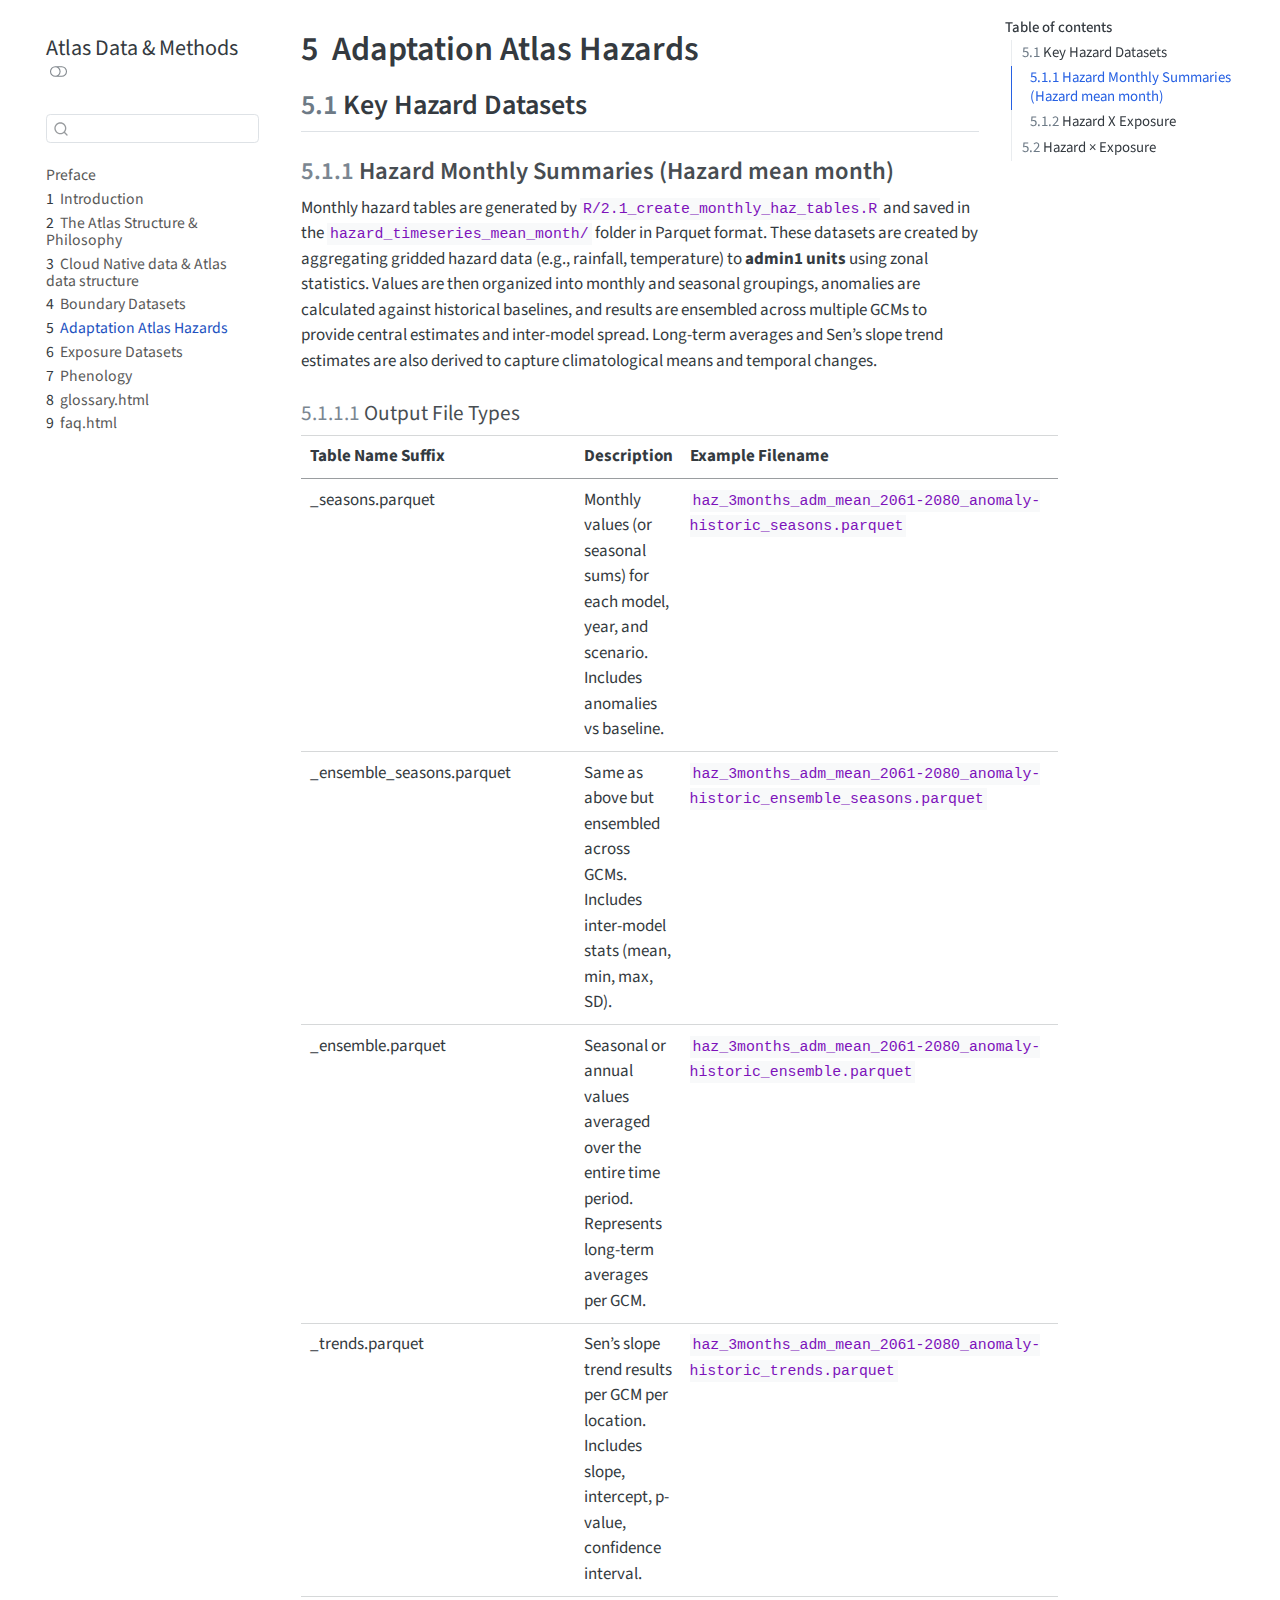
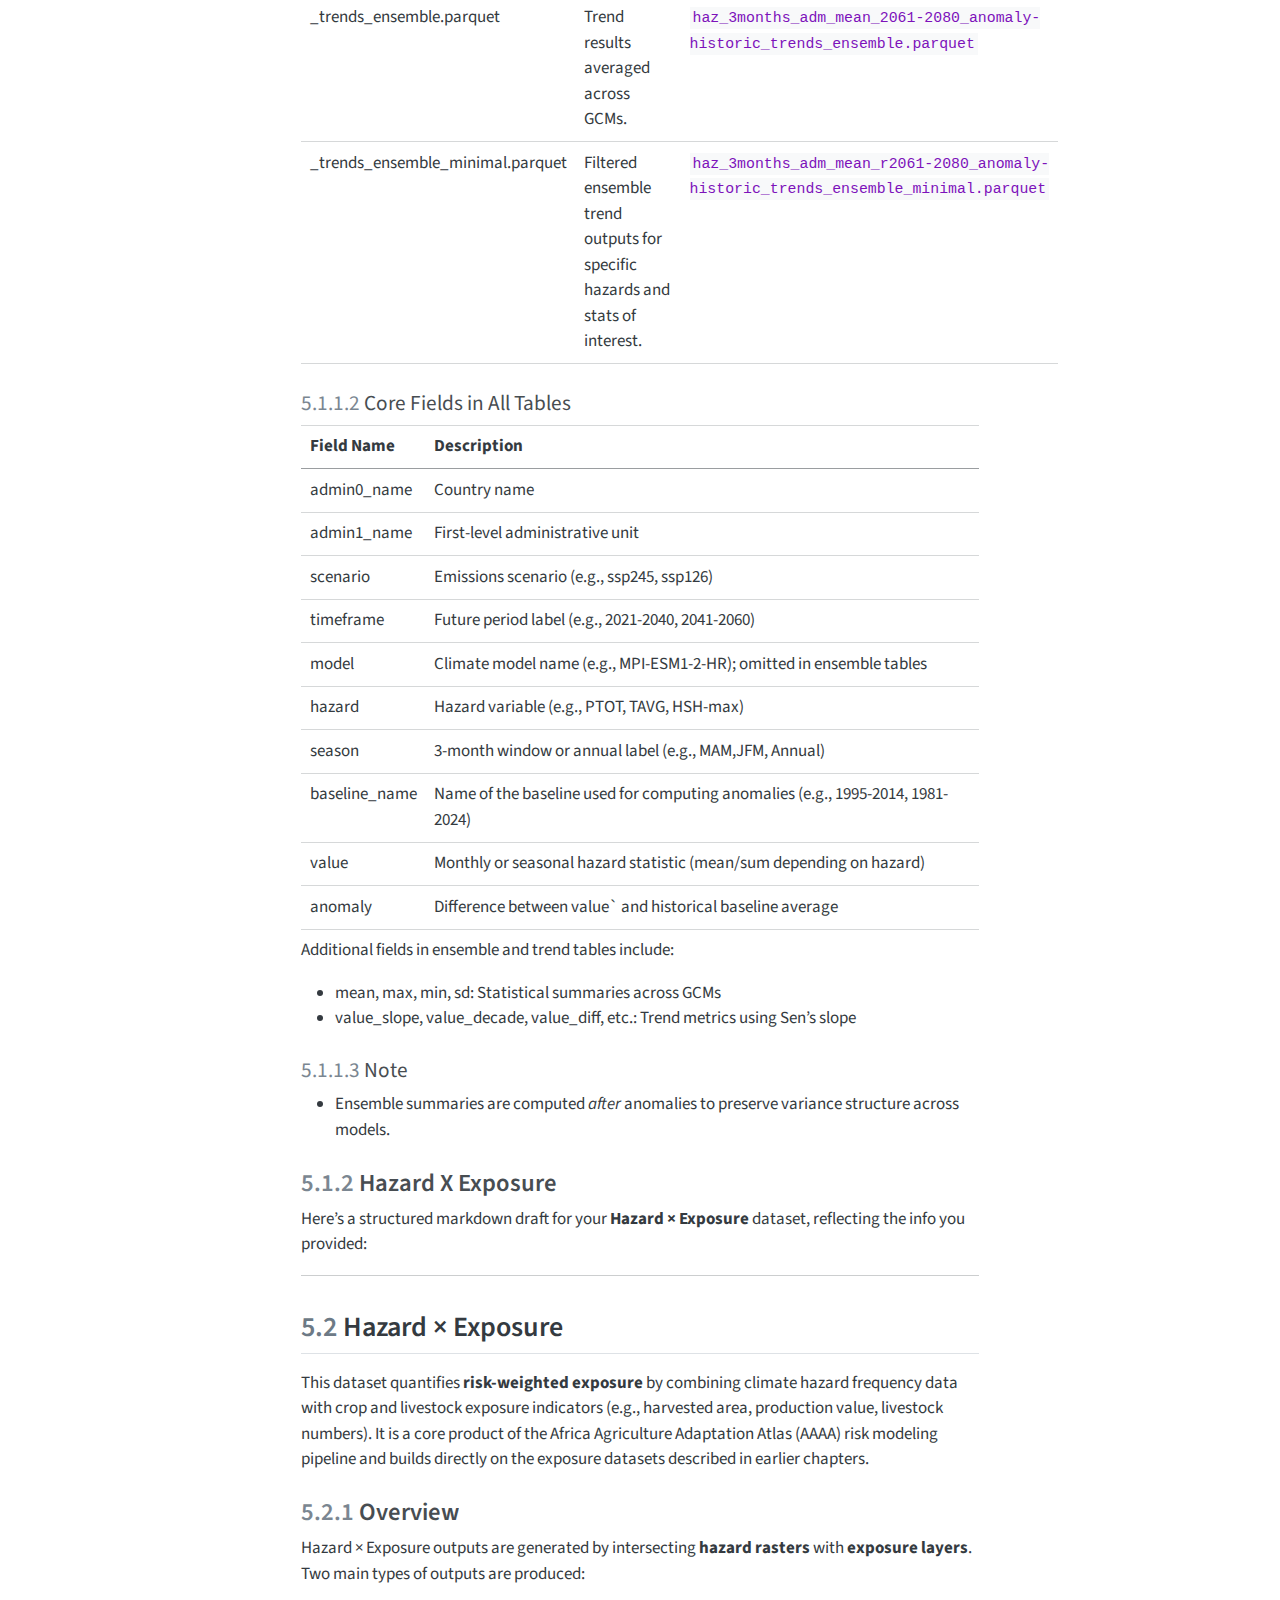
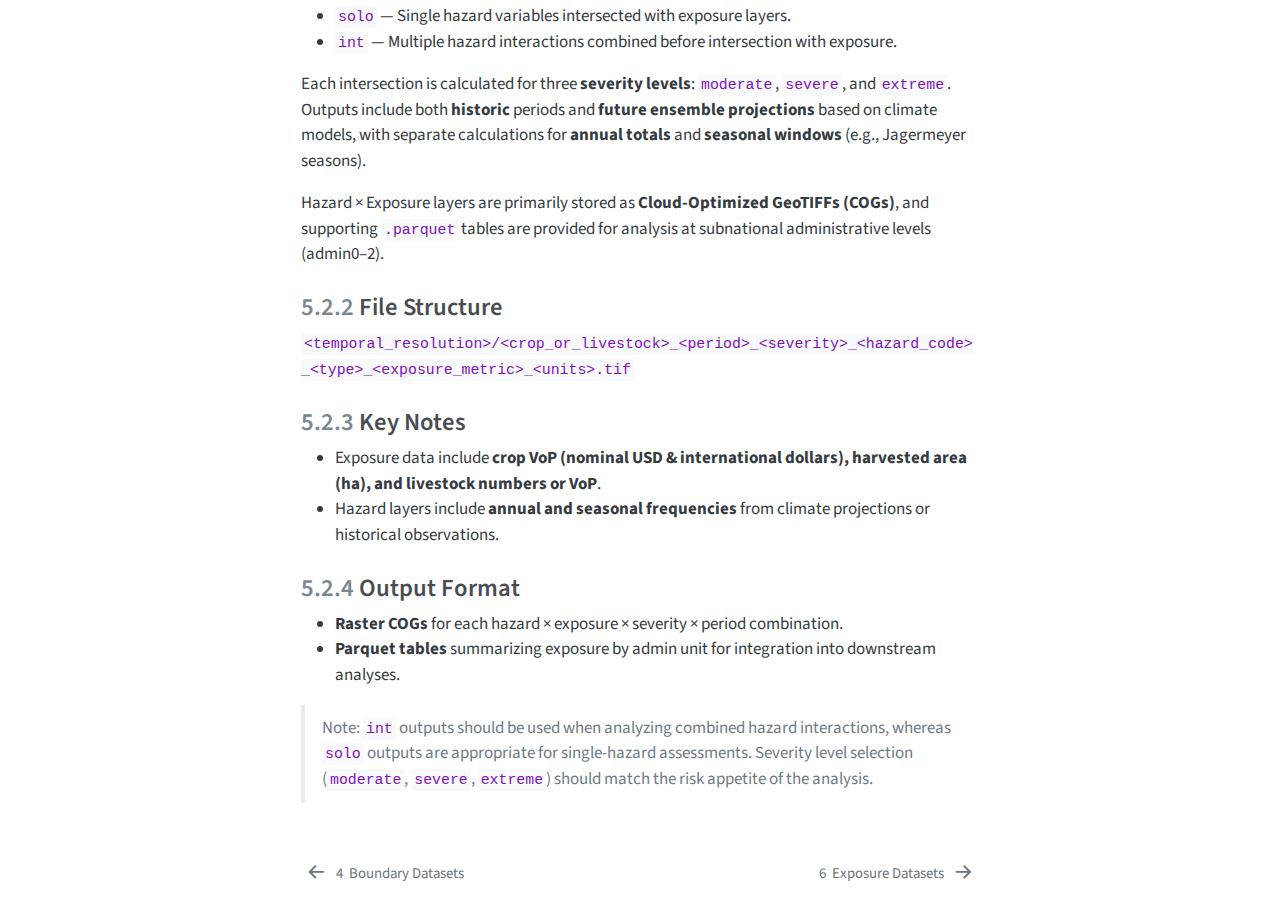
<file: hazards.html>
<!doctype html><html xmlns="http://www.w3.org/1999/xhtml" lang="en" xml:lang="en"><head><meta charset="utf-8"><meta name="generator" content="quarto-1.7.33"><meta name="viewport" content="width=device-width,initial-scale=1,user-scalable=yes"><title>5&nbsp; Adaptation Atlas Hazards – Atlas Data &amp; Methods</title><style>code{white-space:pre-wrap}span.smallcaps{font-variant:small-caps}div.columns{display:flex;gap:min(4vw,1.5em)}div.column{flex:auto;overflow-x:auto}div.hanging-indent{margin-left:1.5em;text-indent:-1.5em}ul.task-list{list-style:none}ul.task-list li input[type=checkbox]{width:.8em;margin:0 .8em .2em -1em;vertical-align:middle}</style><script src="site_libs/quarto-nav/quarto-nav.js"></script><script src="site_libs/quarto-nav/headroom.min.js"></script><script src="site_libs/clipboard/clipboard.min.js"></script><script src="site_libs/quarto-search/autocomplete.umd.js"></script><script src="site_libs/quarto-search/fuse.min.js"></script><script src="site_libs/quarto-search/quarto-search.js"></script><meta name="quarto:offset" content="./"><link href="./exposure.html" rel="next"><link href="./boundaries.html" rel="prev"><script src="site_libs/quarto-html/quarto.js" type="module"></script><script src="site_libs/quarto-html/tabsets/tabsets.js" type="module"></script><script src="site_libs/quarto-html/popper.min.js"></script><script src="site_libs/quarto-html/tippy.umd.min.js"></script><script src="site_libs/quarto-html/anchor.min.js"></script><link href="site_libs/quarto-html/tippy.css" rel="stylesheet"><link href="site_libs/quarto-html/quarto-syntax-highlighting-ea385d0e468b0dd5ea5bf0780b1290d9.css" rel="stylesheet" class="quarto-color-scheme" id="quarto-text-highlighting-styles"><link href="site_libs/quarto-html/quarto-syntax-highlighting-dark-bc185b5c5bdbcb35c2eb49d8a876ef70.css" rel="stylesheet" class="quarto-color-scheme quarto-color-alternate" id="quarto-text-highlighting-styles"><link href="site_libs/quarto-html/quarto-syntax-highlighting-ea385d0e468b0dd5ea5bf0780b1290d9.css" rel="stylesheet" class="quarto-color-scheme-extra" id="quarto-text-highlighting-styles"><script src="site_libs/bootstrap/bootstrap.min.js"></script><link href="site_libs/bootstrap/bootstrap-icons.css" rel="stylesheet"><link href="site_libs/bootstrap/bootstrap-7172840c6a218054d904aa5c9d21f65a.min.css" rel="stylesheet" append-hash="true" class="quarto-color-scheme" id="quarto-bootstrap" data-mode="light"><link href="site_libs/bootstrap/bootstrap-dark-8b4bece23370758619eeb05a415e1062.min.css" rel="stylesheet" append-hash="true" class="quarto-color-scheme quarto-color-alternate" id="quarto-bootstrap" data-mode="dark"><link href="site_libs/bootstrap/bootstrap-7172840c6a218054d904aa5c9d21f65a.min.css" rel="stylesheet" append-hash="true" class="quarto-color-scheme-extra" id="quarto-bootstrap" data-mode="light"><script id="quarto-search-options" type="application/json">{
  "location": "sidebar",
  "copy-button": false,
  "collapse-after": 3,
  "panel-placement": "start",
  "type": "textbox",
  "limit": 50,
  "keyboard-shortcut": [
    "f",
    "/",
    "s"
  ],
  "show-item-context": false,
  "language": {
    "search-no-results-text": "No results",
    "search-matching-documents-text": "matching documents",
    "search-copy-link-title": "Copy link to search",
    "search-hide-matches-text": "Hide additional matches",
    "search-more-match-text": "more match in this document",
    "search-more-matches-text": "more matches in this document",
    "search-clear-button-title": "Clear",
    "search-text-placeholder": "",
    "search-detached-cancel-button-title": "Cancel",
    "search-submit-button-title": "Submit",
    "search-label": "Search"
  }
}</script></head><body class="nav-sidebar floating quarto-light"><script id="quarto-html-before-body" type="application/javascript">const toggleBodyColorMode=e=>{const t=e.getAttribute("data-mode"),o=window.document.querySelector("body");"dark"===t?(o.classList.add("quarto-dark"),o.classList.remove("quarto-light")):(o.classList.add("quarto-light"),o.classList.remove("quarto-dark"))},toggleBodyColorPrimary=()=>{const e=window.document.querySelector("link#quarto-bootstrap:not([rel=disabled-stylesheet])");e&&toggleBodyColorMode(e)},setColorSchemeToggle=e=>{const t=window.document.querySelectorAll(".quarto-color-scheme-toggle");for(let o=0;o<t.length;o++){const l=t[o];l&&(e?l.classList.add("alternate"):l.classList.remove("alternate"))}},toggleColorMode=e=>{const t=window.document.querySelectorAll("link.quarto-color-scheme:not(.quarto-color-alternate)"),o=window.document.querySelectorAll("link.quarto-color-scheme.quarto-color-alternate");if(manageTransitions("#quarto-margin-sidebar .nav-link",!1),e){enableStylesheet(o);for(const e of o)"quarto-bootstrap"===e.id&&toggleBodyColorMode(e)}else disableStylesheet(o),enableStylesheet(t),toggleBodyColorPrimary();manageTransitions("#quarto-margin-sidebar .nav-link",!0),setColorSchemeToggle(e),navigator.userAgent.indexOf("Safari")>0&&-1==navigator.userAgent.indexOf("Chrome")&&(manageTransitions("body",!1),window.scrollTo(0,1),setTimeout((()=>{window.scrollTo(0,0),manageTransitions("body",!0)}),40))},disableStylesheet=e=>{for(let t=0;t<e.length;t++){e[t].rel="disabled-stylesheet"}},enableStylesheet=e=>{for(let t=0;t<e.length;t++){const o=e[t];"stylesheet"!==o.rel&&(o.rel="stylesheet")}},manageTransitions=(e,t)=>{const o=window.document.querySelectorAll(e);for(let e=0;e<o.length;e++){const l=o[e];t?l.classList.remove("notransition"):l.classList.add("notransition")}},isFileUrl=()=>"file:"===window.location.protocol,hasAlternateSentinel=()=>{let e=getColorSchemeSentinel();return null!==e&&"alternate"===e},setStyleSentinel=e=>{const t=e?"alternate":"default";isFileUrl()?localAlternateSentinel=t:window.localStorage.setItem("quarto-color-scheme",t)},getColorSchemeSentinel=()=>{if(isFileUrl())return localAlternateSentinel;{const e=window.localStorage.getItem("quarto-color-scheme");return null!=e?e:localAlternateSentinel}},toggleGiscusIfUsed=(e,t)=>{const o=document.querySelector("#giscus-base-theme")?.value??"light",l=document.querySelector("#giscus-alt-theme")?.value??"dark";let r="";r=authorPrefersDark?e?o:l:e?l:o;null!==window.document.querySelector("iframe.giscus-frame")&&(e=>{const t=document.querySelector("iframe.giscus-frame");t&&t.contentWindow.postMessage({giscus:e},"https://giscus.app")})({setConfig:{theme:r}})},authorPrefersDark=!1,darkModeDefault=authorPrefersDark;document.querySelector("link#quarto-text-highlighting-styles.quarto-color-scheme-extra").rel="disabled-stylesheet",document.querySelector("link#quarto-bootstrap.quarto-color-scheme-extra").rel="disabled-stylesheet";let localAlternateSentinel=darkModeDefault?"alternate":"default";window.quartoToggleColorScheme=()=>{let e=!hasAlternateSentinel();toggleColorMode(e),setStyleSentinel(e),toggleGiscusIfUsed(e),window.dispatchEvent(new Event("resize"))},hasAlternateSentinel()?toggleColorMode(!0):toggleColorMode(!1)</script><div id="quarto-search-results"></div><header id="quarto-header" class="headroom fixed-top"><nav class="quarto-secondary-nav"><div class="container-fluid d-flex"><button type="button" class="quarto-btn-toggle btn" data-bs-toggle="collapse" role="button" data-bs-target=".quarto-sidebar-collapse-item" aria-controls="quarto-sidebar" aria-expanded="false" aria-label="Toggle sidebar navigation" onclick="window.quartoToggleHeadroom&&window.quartoToggleHeadroom()"><i class="bi bi-layout-text-sidebar-reverse"></i></button><nav class="quarto-page-breadcrumbs" aria-label="breadcrumb"><ol class="breadcrumb"><li class="breadcrumb-item"><a href="./hazards.html"><span class="chapter-number">5</span>&nbsp; <span class="chapter-title">Adaptation Atlas Hazards</span></a></li></ol></nav><a class="flex-grow-1" role="navigation" data-bs-toggle="collapse" data-bs-target=".quarto-sidebar-collapse-item" aria-controls="quarto-sidebar" aria-expanded="false" aria-label="Toggle sidebar navigation" onclick="window.quartoToggleHeadroom&&window.quartoToggleHeadroom()"></a> <button type="button" class="btn quarto-search-button" aria-label="Search" onclick="window.quartoOpenSearch()"><i class="bi bi-search"></i></button></div></nav></header><div id="quarto-content" class="quarto-container page-columns page-rows-contents page-layout-article"><nav id="quarto-sidebar" class="sidebar collapse collapse-horizontal quarto-sidebar-collapse-item sidebar-navigation floating overflow-auto"><div class="pt-lg-2 mt-2 text-left sidebar-header"><div class="sidebar-title mb-0 py-0"><a href="./">Atlas Data &amp; Methods</a><div class="sidebar-tools-main"><a href="" class="quarto-color-scheme-toggle quarto-navigation-tool px-1" onclick="return window.quartoToggleColorScheme(),!1" title="Toggle dark mode"><i class="bi"></i></a></div></div></div><div class="mt-2 flex-shrink-0 align-items-center"><div class="sidebar-search"><div id="quarto-search" title="Search"></div></div></div><div class="sidebar-menu-container"><ul class="list-unstyled mt-1"><li class="sidebar-item"><div class="sidebar-item-container"><a href="./index.html" class="sidebar-item-text sidebar-link"><span class="menu-text">Preface</span></a></div></li><li class="sidebar-item"><div class="sidebar-item-container"><a href="./intro.html" class="sidebar-item-text sidebar-link"><span class="menu-text"><span class="chapter-number">1</span>&nbsp; <span class="chapter-title">Introduction</span></span></a></div></li><li class="sidebar-item"><div class="sidebar-item-container"><a href="./structure.html" class="sidebar-item-text sidebar-link"><span class="menu-text"><span class="chapter-number">2</span>&nbsp; <span class="chapter-title">The Atlas Structure &amp; Philosophy</span></span></a></div></li><li class="sidebar-item"><div class="sidebar-item-container"><a href="./cloud-native.html" class="sidebar-item-text sidebar-link"><span class="menu-text"><span class="chapter-number">3</span>&nbsp; <span class="chapter-title">Cloud Native data &amp; Atlas data structure</span></span></a></div></li><li class="sidebar-item"><div class="sidebar-item-container"><a href="./boundaries.html" class="sidebar-item-text sidebar-link"><span class="menu-text"><span class="chapter-number">4</span>&nbsp; <span class="chapter-title">Boundary Datasets</span></span></a></div></li><li class="sidebar-item"><div class="sidebar-item-container"><a href="./hazards.html" class="sidebar-item-text sidebar-link active"><span class="menu-text"><span class="chapter-number">5</span>&nbsp; <span class="chapter-title">Adaptation Atlas Hazards</span></span></a></div></li><li class="sidebar-item"><div class="sidebar-item-container"><a href="./exposure.html" class="sidebar-item-text sidebar-link"><span class="menu-text"><span class="chapter-number">6</span>&nbsp; <span class="chapter-title">Exposure Datasets</span></span></a></div></li><li class="sidebar-item"><div class="sidebar-item-container"><a href="./phenology.html" class="sidebar-item-text sidebar-link"><span class="menu-text"><span class="chapter-number">7</span>&nbsp; <span class="chapter-title">Phenology</span></span></a></div></li><li class="sidebar-item"><div class="sidebar-item-container"><a href="./glossary.html" class="sidebar-item-text sidebar-link"><span class="menu-text"><span class="chapter-number">8</span>&nbsp; <span class="chapter-title">glossary.html</span></span></a></div></li><li class="sidebar-item"><div class="sidebar-item-container"><a href="./faq.html" class="sidebar-item-text sidebar-link"><span class="menu-text"><span class="chapter-number">9</span>&nbsp; <span class="chapter-title">faq.html</span></span></a></div></li></ul></div></nav><div id="quarto-sidebar-glass" class="quarto-sidebar-collapse-item" data-bs-toggle="collapse" data-bs-target=".quarto-sidebar-collapse-item"></div><div id="quarto-margin-sidebar" class="sidebar margin-sidebar"><nav id="TOC" role="doc-toc" class="toc-active"><h2 id="toc-title">Table of contents</h2><ul><li><a href="#key-hazard-datasets" id="toc-key-hazard-datasets" class="nav-link active" data-scroll-target="#key-hazard-datasets"><span class="header-section-number">5.1</span> Key Hazard Datasets</a><ul class="collapse"><li><a href="#hazard-monthly-summaries-hazard-mean-month" id="toc-hazard-monthly-summaries-hazard-mean-month" class="nav-link" data-scroll-target="#hazard-monthly-summaries-hazard-mean-month"><span class="header-section-number">5.1.1</span> Hazard Monthly Summaries (Hazard mean month)</a></li><li><a href="#hazard-x-exposure" id="toc-hazard-x-exposure" class="nav-link" data-scroll-target="#hazard-x-exposure"><span class="header-section-number">5.1.2</span> Hazard X Exposure</a></li></ul></li><li><a href="#hazard-exposure" id="toc-hazard-exposure" class="nav-link" data-scroll-target="#hazard-exposure"><span class="header-section-number">5.2</span> Hazard × Exposure</a><ul class="collapse"><li><a href="#overview" id="toc-overview" class="nav-link" data-scroll-target="#overview"><span class="header-section-number">5.2.1</span> Overview</a></li><li><a href="#file-structure" id="toc-file-structure" class="nav-link" data-scroll-target="#file-structure"><span class="header-section-number">5.2.2</span> File Structure</a></li><li><a href="#key-notes" id="toc-key-notes" class="nav-link" data-scroll-target="#key-notes"><span class="header-section-number">5.2.3</span> Key Notes</a></li><li><a href="#output-format" id="toc-output-format" class="nav-link" data-scroll-target="#output-format"><span class="header-section-number">5.2.4</span> Output Format</a></li></ul></li></ul></nav></div><main class="content" id="quarto-document-content"><header id="title-block-header" class="quarto-title-block default"><div class="quarto-title"><h1 class="title"><span class="chapter-number">5</span>&nbsp; <span class="chapter-title">Adaptation Atlas Hazards</span></h1></div><div class="quarto-title-meta"></div></header><section id="key-hazard-datasets" class="level2" data-number="5.1"><h2 data-number="5.1" class="anchored" data-anchor-id="key-hazard-datasets"><span class="header-section-number">5.1</span> Key Hazard Datasets</h2><section id="hazard-monthly-summaries-hazard-mean-month" class="level3" data-number="5.1.1"><h3 data-number="5.1.1" class="anchored" data-anchor-id="hazard-monthly-summaries-hazard-mean-month"><span class="header-section-number">5.1.1</span> Hazard Monthly Summaries (Hazard mean month)</h3><p>Monthly hazard tables are generated by <code>R/2.1_create_monthly_haz_tables.R</code> and saved in the <code>hazard_timeseries_mean_month/</code> folder in Parquet format. These datasets are created by aggregating gridded hazard data (e.g., rainfall, temperature) to <strong>admin1 units</strong> using zonal statistics. Values are then organized into monthly and seasonal groupings, anomalies are calculated against historical baselines, and results are ensembled across multiple GCMs to provide central estimates and inter-model spread. Long-term averages and Sen’s slope trend estimates are also derived to capture climatological means and temporal changes.</p><section id="output-file-types" class="level4" data-number="5.1.1.1"><h4 data-number="5.1.1.1" class="anchored" data-anchor-id="output-file-types"><span class="header-section-number">5.1.1.1</span> Output File Types</h4><table class="caption-top table"><colgroup><col style="width:14%"><col style="width:47%"><col style="width:37%"></colgroup><thead><tr class="header"><th>Table Name Suffix</th><th>Description</th><th>Example Filename</th></tr></thead><tbody><tr class="odd"><td>_seasons.parquet</td><td>Monthly values (or seasonal sums) for each model, year, and scenario. Includes anomalies vs baseline.</td><td><code>haz_3months_adm_mean_2061-2080_anomaly-historic_seasons.parquet</code></td></tr><tr class="even"><td>_ensemble_seasons.parquet</td><td>Same as above but ensembled across GCMs. Includes inter-model stats (mean, min, max, SD).</td><td><code>haz_3months_adm_mean_2061-2080_anomaly-historic_ensemble_seasons.parquet</code></td></tr><tr class="odd"><td>_ensemble.parquet</td><td>Seasonal or annual values averaged over the entire time period. Represents long-term averages per GCM.</td><td><code>haz_3months_adm_mean_2061-2080_anomaly-historic_ensemble.parquet</code></td></tr><tr class="even"><td>_trends.parquet</td><td>Sen’s slope trend results per GCM per location. Includes slope, intercept, p-value, confidence interval.</td><td><code>haz_3months_adm_mean_2061-2080_anomaly-historic_trends.parquet</code></td></tr><tr class="odd"><td>_trends_ensemble.parquet</td><td>Trend results averaged across GCMs.</td><td><code>haz_3months_adm_mean_2061-2080_anomaly-historic_trends_ensemble.parquet</code></td></tr><tr class="even"><td>_trends_ensemble_minimal.parquet</td><td>Filtered ensemble trend outputs for specific hazards and stats of interest.</td><td><code>haz_3months_adm_mean_r2061-2080_anomaly-historic_trends_ensemble_minimal.parquet</code></td></tr></tbody></table></section><section id="core-fields-in-all-tables" class="level4" data-number="5.1.1.2"><h4 data-number="5.1.1.2" class="anchored" data-anchor-id="core-fields-in-all-tables"><span class="header-section-number">5.1.1.2</span> Core Fields in All Tables</h4><table class="caption-top table"><colgroup><col style="width:14%"><col style="width:85%"></colgroup><thead><tr class="header"><th>Field Name</th><th>Description</th></tr></thead><tbody><tr class="odd"><td>admin0_name</td><td>Country name</td></tr><tr class="even"><td>admin1_name</td><td>First-level administrative unit</td></tr><tr class="odd"><td>scenario</td><td>Emissions scenario (e.g., ssp245, ssp126)</td></tr><tr class="even"><td>timeframe</td><td>Future period label (e.g., 2021-2040, 2041-2060)</td></tr><tr class="odd"><td>model</td><td>Climate model name (e.g., MPI-ESM1-2-HR); omitted in ensemble tables</td></tr><tr class="even"><td>hazard</td><td>Hazard variable (e.g., PTOT, TAVG, HSH-max)</td></tr><tr class="odd"><td>season</td><td>3-month window or annual label (e.g., MAM,JFM, Annual)</td></tr><tr class="even"><td>baseline_name</td><td>Name of the baseline used for computing anomalies (e.g., 1995-2014, 1981-2024)</td></tr><tr class="odd"><td>value</td><td>Monthly or seasonal hazard statistic (mean/sum depending on hazard)</td></tr><tr class="even"><td>anomaly</td><td>Difference between value` and historical baseline average</td></tr></tbody></table><p>Additional fields in ensemble and trend tables include:</p><ul><li>mean, max, min, sd: Statistical summaries across GCMs</li><li>value_slope, value_decade, value_diff, etc.: Trend metrics using Sen’s slope</li></ul></section><section id="note" class="level4" data-number="5.1.1.3"><h4 data-number="5.1.1.3" class="anchored" data-anchor-id="note"><span class="header-section-number">5.1.1.3</span> Note</h4><ul><li>Ensemble summaries are computed <em>after</em> anomalies to preserve variance structure across models.</li></ul></section></section><section id="hazard-x-exposure" class="level3" data-number="5.1.2"><h3 data-number="5.1.2" class="anchored" data-anchor-id="hazard-x-exposure"><span class="header-section-number">5.1.2</span> Hazard X Exposure</h3><p>Here’s a structured markdown draft for your <strong>Hazard × Exposure</strong> dataset, reflecting the info you provided:</p><hr></section></section><section id="hazard-exposure" class="level2" data-number="5.2"><h2 data-number="5.2" class="anchored" data-anchor-id="hazard-exposure"><span class="header-section-number">5.2</span> Hazard × Exposure</h2><p>This dataset quantifies <strong>risk-weighted exposure</strong> by combining climate hazard frequency data with crop and livestock exposure indicators (e.g., harvested area, production value, livestock numbers). It is a core product of the Africa Agriculture Adaptation Atlas (AAAA) risk modeling pipeline and builds directly on the exposure datasets described in earlier chapters.</p><section id="overview" class="level3" data-number="5.2.1"><h3 data-number="5.2.1" class="anchored" data-anchor-id="overview"><span class="header-section-number">5.2.1</span> Overview</h3><p>Hazard × Exposure outputs are generated by intersecting <strong>hazard rasters</strong> with <strong>exposure layers</strong>. Two main types of outputs are produced:</p><ul><li><strong><code>solo</code></strong> — Single hazard variables intersected with exposure layers.</li><li><strong><code>int</code></strong> — Multiple hazard interactions combined before intersection with exposure.</li></ul><p>Each intersection is calculated for three <strong>severity levels</strong>: <code>moderate</code>, <code>severe</code>, and <code>extreme</code>. Outputs include both <strong>historic</strong> periods and <strong>future ensemble projections</strong> based on climate models, with separate calculations for <strong>annual totals</strong> and <strong>seasonal windows</strong> (e.g., Jagermeyer seasons).</p><p>Hazard × Exposure layers are primarily stored as <strong>Cloud-Optimized GeoTIFFs (COGs)</strong>, and supporting <code>.parquet</code> tables are provided for analysis at subnational administrative levels (admin0–2).</p></section><section id="file-structure" class="level3" data-number="5.2.2"><h3 data-number="5.2.2" class="anchored" data-anchor-id="file-structure"><span class="header-section-number">5.2.2</span> File Structure</h3><p><code>&lt;temporal_resolution&gt;/&lt;crop_or_livestock&gt;_&lt;period&gt;_&lt;severity&gt;_&lt;hazard_code&gt;_&lt;type&gt;_&lt;exposure_metric&gt;_&lt;units&gt;.tif</code></p></section><section id="key-notes" class="level3" data-number="5.2.3"><h3 data-number="5.2.3" class="anchored" data-anchor-id="key-notes"><span class="header-section-number">5.2.3</span> Key Notes</h3><ul><li>Exposure data include <strong>crop VoP (nominal USD &amp; international dollars), harvested area (ha), and livestock numbers or VoP</strong>.</li><li>Hazard layers include <strong>annual and seasonal frequencies</strong> from climate projections or historical observations.</li></ul></section><section id="output-format" class="level3" data-number="5.2.4"><h3 data-number="5.2.4" class="anchored" data-anchor-id="output-format"><span class="header-section-number">5.2.4</span> Output Format</h3><ul><li><strong>Raster COGs</strong> for each hazard × exposure × severity × period combination.</li><li><strong>Parquet tables</strong> summarizing exposure by admin unit for integration into downstream analyses.</li></ul><blockquote class="blockquote"><p>Note: <code>int</code> outputs should be used when analyzing combined hazard interactions, whereas <code>solo</code> outputs are appropriate for single-hazard assessments. Severity level selection (<code>moderate</code>, <code>severe</code>, <code>extreme</code>) should match the risk appetite of the analysis.</p></blockquote></section></section></main><script id="quarto-html-after-body" type="application/javascript">window.document.addEventListener("DOMContentLoaded",(function(t){if(null===window.document.querySelector(".quarto-color-scheme-toggle")){const t=window.document.createElement("a");t.classList.add("top-right"),t.classList.add("quarto-color-scheme-toggle"),t.href="",t.onclick=function(){try{window.quartoToggleColorScheme()}catch{}return!1};const e=window.document.createElement("i");e.classList.add("bi"),t.appendChild(e),window.document.body.appendChild(t)}setColorSchemeToggle(hasAlternateSentinel());const e=new window.AnchorJS;e.options={placement:"right",icon:""},e.add(".anchored");const n=t=>{for(const e of t.classList)if(e.startsWith("code-annotation-"))return!0;return!1},o=function(t){const e=t.trigger;e.blur(),e.classList.add("code-copy-button-checked");var n=e.getAttribute("title");let o;e.setAttribute("title","Copied!"),window.bootstrap&&(e.setAttribute("data-bs-toggle","tooltip"),e.setAttribute("data-bs-placement","left"),e.setAttribute("data-bs-title","Copied!"),o=new bootstrap.Tooltip(e,{trigger:"manual",customClass:"code-copy-button-tooltip",offset:[0,-8]}),o.show()),setTimeout((function(){o&&(o.hide(),e.removeAttribute("data-bs-title"),e.removeAttribute("data-bs-toggle"),e.removeAttribute("data-bs-placement")),e.setAttribute("title",n),e.classList.remove("code-copy-button-checked")}),1e3),t.clearSelection()},i=function(t){const e=t.previousElementSibling.cloneNode(!0);for(const t of e.children)n(t)&&t.remove();return e.innerText};if(new window.ClipboardJS(".code-copy-button:not([data-in-quarto-modal])",{text:i}).on("success",o),window.document.getElementById("quarto-embedded-source-code-modal")){new window.ClipboardJS(".code-copy-button[data-in-quarto-modal]",{text:i,container:window.document.getElementById("quarto-embedded-source-code-modal")}).on("success",o)}for(var l,a=new RegExp(/^(?:http|https):\/\/localhost\:?[0-9]*\//),r=new RegExp(/^mailto:/),c=new RegExp("/"+window.location.host+"/"),d=window.document.querySelectorAll("a[href]:not(.nav-link):not(.navbar-brand):not(.toc-action):not(.sidebar-link):not(.sidebar-item-toggle):not(.pagination-link):not(.no-external):not([aria-hidden]):not(.dropdown-item):not(.quarto-navigation-tool):not(.about-link)"),s=0;s<d.length;s++){const t=d[s];l=t.href,c.test(l)||a.test(l)||r.test(l)||void 0!==t.dataset.originalHref&&(t.href=t.dataset.originalHref)}function u(t,e,n,o){const i={allowHTML:!0,maxWidth:500,delay:100,arrow:!1,appendTo:function(t){return t.parentElement},interactive:!0,interactiveBorder:10,theme:"quarto",placement:"bottom-start"};e&&(i.content=e),n&&(i.onTrigger=n),o&&(i.onUntrigger=o),window.tippy(t,i)}const h=window.document.querySelectorAll('a[role="doc-noteref"]');for(s=0;s<h.length;s++){const t=h[s];u(t,(function(){let e=t.getAttribute("data-footnote-href")||t.getAttribute("href");try{e=new URL(e).hash}catch{}const n=e.replace(/^#\/?/,""),o=window.document.getElementById(n);return o?o.innerHTML:""}))}const w=window.document.querySelectorAll("a.quarto-xref"),m=(t,e)=>{const n=t=>{if(t.classList.remove("page-full","page-columns"),t.children)for(const e of t.children)n(e)};if(n(e),null===t||t.startsWith("sec-")){const t=document.createElement("div");if(e.children&&e.children.length>2){t.appendChild(e.children[0].cloneNode(!0));for(let n=1;n<e.children.length;n++){const o=e.children[n];if("P"!==o.tagName||""!==o.innerText){t.appendChild(o.cloneNode(!0));break}}return window.Quarto?.typesetMath&&window.Quarto.typesetMath(t),t.innerHTML}return window.Quarto?.typesetMath&&window.Quarto.typesetMath(e),e.innerHTML}{const t=e.querySelector("a.anchorjs-link");return t&&t.remove(),window.Quarto?.typesetMath&&window.Quarto.typesetMath(e),e.classList.contains("callout")?e.outerHTML:e.innerHTML}};for(s=0;s<w.length;s++){const t=w[s];u(t,void 0,(function(e){e.disable();let n,o=t.getAttribute("href");if(o.startsWith("#"))n=o;else try{n=new URL(o).hash}catch{}if(n){const t=n.replace(/^#\/?/,""),i=window.document.getElementById(t);if(null!==i)try{const n=m(t,i.cloneNode(!0));e.setContent(n)}finally{e.enable(),e.show()}else fetch(o.split("#")[0]).then((t=>t.text())).then((n=>{const o=(new DOMParser).parseFromString(n,"text/html").getElementById(t);if(null!==o){const n=m(t,o);e.setContent(n)}})).finally((()=>{e.enable(),e.show()}))}else fetch(o).then((t=>t.text())).then((t=>{const n=(new DOMParser).parseFromString(t,"text/html").querySelector("main.content");if(null!==n){n.children.length>0&&"HEADER"===n.children[0].tagName&&n.children[0].remove();const t=m(null,n);e.setContent(t)}})).finally((()=>{e.enable(),e.show()}))}),(function(t){}))}let g;const p=t=>{window.document;const e=t.getAttribute("data-target-cell"),n=t.getAttribute("data-target-annotation");const o=window.document.querySelector('span[data-code-cell="'+e+'"][data-code-annotation="'+n+'"]').getAttribute("data-code-lines").split(",").map((t=>e+"-"+t));let i=null,l=null,a=null;if(o.length>0){const n=window.document.getElementById(o[0]);if(i=n.offsetTop,l=n.offsetHeight,a=n.parentElement.parentElement,o.length>1){const t=window.document.getElementById(o[o.length-1]);l=t.offsetTop+t.offsetHeight-i}if(null!==i&&null!==l&&null!==a){let t=window.document.getElementById("code-annotation-line-highlight");null===t&&(t=window.document.createElement("div"),t.setAttribute("id","code-annotation-line-highlight"),t.style.position="absolute",a.appendChild(t)),t.style.top=i-2+"px",t.style.height=l+4+"px",t.style.left=0;let n=window.document.getElementById("code-annotation-line-highlight-gutter");if(null===n){n=window.document.createElement("div"),n.setAttribute("id","code-annotation-line-highlight-gutter"),n.style.position="absolute";window.document.getElementById(e).querySelector(".code-annotation-gutter").appendChild(n)}n.style.top=i-2+"px",n.style.height=l+4+"px"}g=t}},f=()=>{["code-annotation-line-highlight","code-annotation-line-highlight-gutter"].forEach((t=>{const e=window.document.getElementById(t);e&&e.remove()})),g=void 0};window.addEventListener("resize",function(t,e){let n,o=!1;return(...i)=>{o?(n&&clearTimeout(n),n=setTimeout((()=>{t.apply(this,i),n=o=!1}),e)):(t.apply(this,i),o=!0)}}((()=>{elRect=void 0,g&&p(g)}),10));const y=window.document.querySelectorAll("dt[data-target-cell]");for(const t of y)t.addEventListener("click",(t=>{const e=t.target;if(e!==g){f();const t=window.document.querySelector("dt[data-target-cell].code-annotation-active");t&&t.classList.remove("code-annotation-active"),p(e),e.classList.add("code-annotation-active")}else f(),e.classList.remove("code-annotation-active")}));const b=t=>{const e=t.parentElement;if(e){const n=e.dataset.cites;return n?{el:t,cites:n.split(" ")}:b(t.parentElement)}};var v=window.document.querySelectorAll('a[role="doc-biblioref"]');for(s=0;s<v.length;s++){const t=v[s],e=b(t);e&&u(e.el,(function(){var t=window.document.createElement("div");return e.cites.forEach((function(e){var n=window.document.createElement("div");n.classList.add("hanging-indent"),n.classList.add("csl-entry");var o=window.document.getElementById("ref-"+e);o&&(n.innerHTML=o.innerHTML),t.appendChild(n)})),t.innerHTML}))}}))</script><nav class="page-navigation"><div class="nav-page nav-page-previous"><a href="./boundaries.html" class="pagination-link" aria-label="Boundary Datasets"><i class="bi bi-arrow-left-short"></i> <span class="nav-page-text"><span class="chapter-number">4</span>&nbsp; <span class="chapter-title">Boundary Datasets</span></span></a></div><div class="nav-page nav-page-next"><a href="./exposure.html" class="pagination-link" aria-label="Exposure Datasets"><span class="nav-page-text"><span class="chapter-number">6</span>&nbsp; <span class="chapter-title">Exposure Datasets</span></span> <i class="bi bi-arrow-right-short"></i></a></div></nav></div></body></html>
</file>
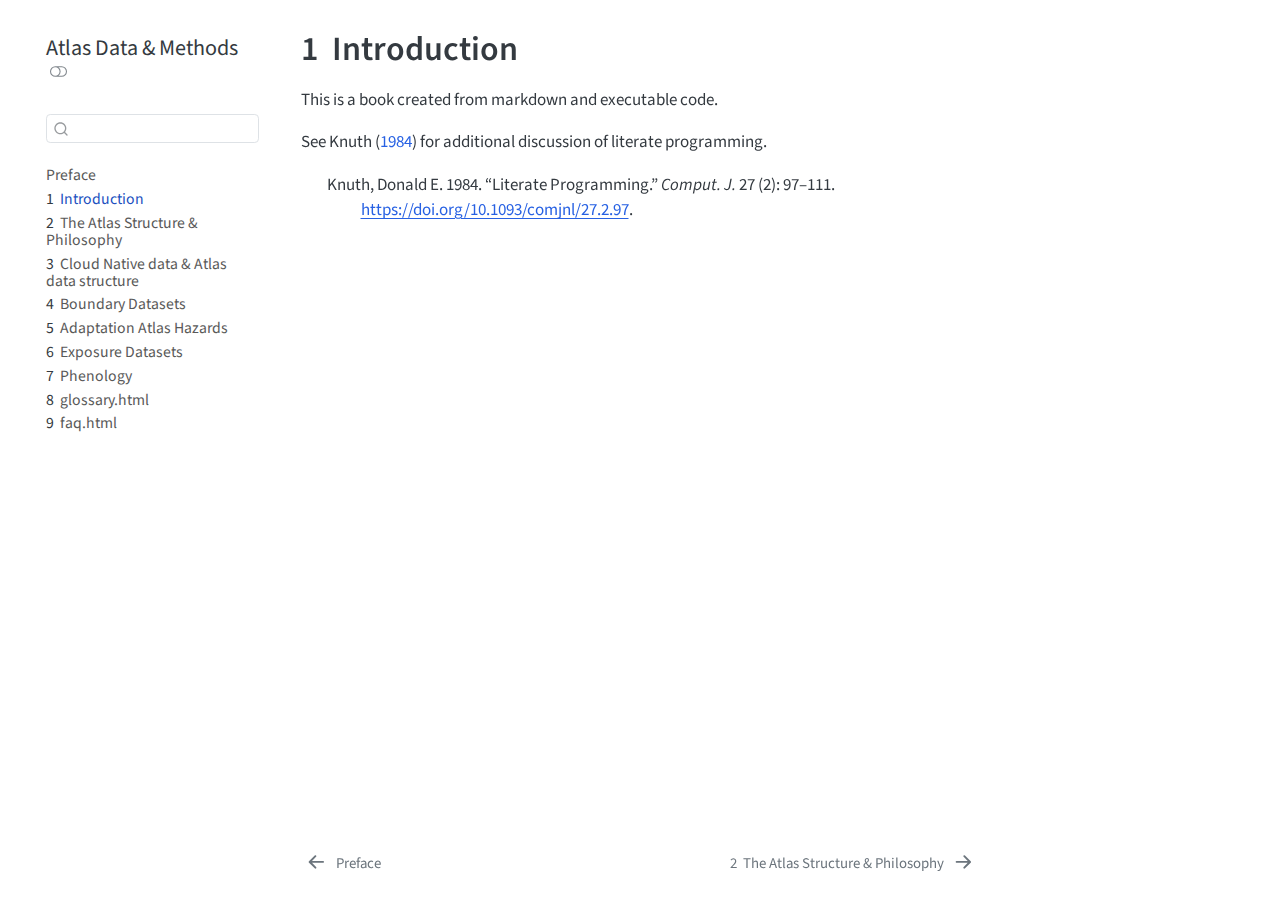
<file: intro.html>
<!doctype html><html xmlns="http://www.w3.org/1999/xhtml" lang="en" xml:lang="en"><head><meta charset="utf-8"><meta name="generator" content="quarto-1.7.33"><meta name="viewport" content="width=device-width,initial-scale=1,user-scalable=yes"><title>1&nbsp; Introduction – Atlas Data &amp; Methods</title><style>code{white-space:pre-wrap}span.smallcaps{font-variant:small-caps}div.columns{display:flex;gap:min(4vw,1.5em)}div.column{flex:auto;overflow-x:auto}div.hanging-indent{margin-left:1.5em;text-indent:-1.5em}ul.task-list{list-style:none}ul.task-list li input[type=checkbox]{width:.8em;margin:0 .8em .2em -1em;vertical-align:middle}div.csl-entry{clear:both;margin-bottom:0}.hanging-indent div.csl-entry{margin-left:2em;text-indent:-2em}div.csl-left-margin{min-width:2em;float:left}div.csl-right-inline{margin-left:2em;padding-left:1em}div.csl-indent{margin-left:2em}</style><script src="site_libs/quarto-nav/quarto-nav.js"></script><script src="site_libs/quarto-nav/headroom.min.js"></script><script src="site_libs/clipboard/clipboard.min.js"></script><script src="site_libs/quarto-search/autocomplete.umd.js"></script><script src="site_libs/quarto-search/fuse.min.js"></script><script src="site_libs/quarto-search/quarto-search.js"></script><meta name="quarto:offset" content="./"><link href="./structure.html" rel="next"><link href="./index.html" rel="prev"><script src="site_libs/quarto-html/quarto.js" type="module"></script><script src="site_libs/quarto-html/tabsets/tabsets.js" type="module"></script><script src="site_libs/quarto-html/popper.min.js"></script><script src="site_libs/quarto-html/tippy.umd.min.js"></script><script src="site_libs/quarto-html/anchor.min.js"></script><link href="site_libs/quarto-html/tippy.css" rel="stylesheet"><link href="site_libs/quarto-html/quarto-syntax-highlighting-ea385d0e468b0dd5ea5bf0780b1290d9.css" rel="stylesheet" class="quarto-color-scheme" id="quarto-text-highlighting-styles"><link href="site_libs/quarto-html/quarto-syntax-highlighting-dark-bc185b5c5bdbcb35c2eb49d8a876ef70.css" rel="stylesheet" class="quarto-color-scheme quarto-color-alternate" id="quarto-text-highlighting-styles"><link href="site_libs/quarto-html/quarto-syntax-highlighting-ea385d0e468b0dd5ea5bf0780b1290d9.css" rel="stylesheet" class="quarto-color-scheme-extra" id="quarto-text-highlighting-styles"><script src="site_libs/bootstrap/bootstrap.min.js"></script><link href="site_libs/bootstrap/bootstrap-icons.css" rel="stylesheet"><link href="site_libs/bootstrap/bootstrap-7172840c6a218054d904aa5c9d21f65a.min.css" rel="stylesheet" append-hash="true" class="quarto-color-scheme" id="quarto-bootstrap" data-mode="light"><link href="site_libs/bootstrap/bootstrap-dark-8b4bece23370758619eeb05a415e1062.min.css" rel="stylesheet" append-hash="true" class="quarto-color-scheme quarto-color-alternate" id="quarto-bootstrap" data-mode="dark"><link href="site_libs/bootstrap/bootstrap-7172840c6a218054d904aa5c9d21f65a.min.css" rel="stylesheet" append-hash="true" class="quarto-color-scheme-extra" id="quarto-bootstrap" data-mode="light"><script id="quarto-search-options" type="application/json">{
  "location": "sidebar",
  "copy-button": false,
  "collapse-after": 3,
  "panel-placement": "start",
  "type": "textbox",
  "limit": 50,
  "keyboard-shortcut": [
    "f",
    "/",
    "s"
  ],
  "show-item-context": false,
  "language": {
    "search-no-results-text": "No results",
    "search-matching-documents-text": "matching documents",
    "search-copy-link-title": "Copy link to search",
    "search-hide-matches-text": "Hide additional matches",
    "search-more-match-text": "more match in this document",
    "search-more-matches-text": "more matches in this document",
    "search-clear-button-title": "Clear",
    "search-text-placeholder": "",
    "search-detached-cancel-button-title": "Cancel",
    "search-submit-button-title": "Submit",
    "search-label": "Search"
  }
}</script></head><body class="nav-sidebar floating quarto-light"><script id="quarto-html-before-body" type="application/javascript">const toggleBodyColorMode=e=>{const t=e.getAttribute("data-mode"),o=window.document.querySelector("body");"dark"===t?(o.classList.add("quarto-dark"),o.classList.remove("quarto-light")):(o.classList.add("quarto-light"),o.classList.remove("quarto-dark"))},toggleBodyColorPrimary=()=>{const e=window.document.querySelector("link#quarto-bootstrap:not([rel=disabled-stylesheet])");e&&toggleBodyColorMode(e)},setColorSchemeToggle=e=>{const t=window.document.querySelectorAll(".quarto-color-scheme-toggle");for(let o=0;o<t.length;o++){const l=t[o];l&&(e?l.classList.add("alternate"):l.classList.remove("alternate"))}},toggleColorMode=e=>{const t=window.document.querySelectorAll("link.quarto-color-scheme:not(.quarto-color-alternate)"),o=window.document.querySelectorAll("link.quarto-color-scheme.quarto-color-alternate");if(manageTransitions("#quarto-margin-sidebar .nav-link",!1),e){enableStylesheet(o);for(const e of o)"quarto-bootstrap"===e.id&&toggleBodyColorMode(e)}else disableStylesheet(o),enableStylesheet(t),toggleBodyColorPrimary();manageTransitions("#quarto-margin-sidebar .nav-link",!0),setColorSchemeToggle(e),navigator.userAgent.indexOf("Safari")>0&&-1==navigator.userAgent.indexOf("Chrome")&&(manageTransitions("body",!1),window.scrollTo(0,1),setTimeout((()=>{window.scrollTo(0,0),manageTransitions("body",!0)}),40))},disableStylesheet=e=>{for(let t=0;t<e.length;t++){e[t].rel="disabled-stylesheet"}},enableStylesheet=e=>{for(let t=0;t<e.length;t++){const o=e[t];"stylesheet"!==o.rel&&(o.rel="stylesheet")}},manageTransitions=(e,t)=>{const o=window.document.querySelectorAll(e);for(let e=0;e<o.length;e++){const l=o[e];t?l.classList.remove("notransition"):l.classList.add("notransition")}},isFileUrl=()=>"file:"===window.location.protocol,hasAlternateSentinel=()=>{let e=getColorSchemeSentinel();return null!==e&&"alternate"===e},setStyleSentinel=e=>{const t=e?"alternate":"default";isFileUrl()?localAlternateSentinel=t:window.localStorage.setItem("quarto-color-scheme",t)},getColorSchemeSentinel=()=>{if(isFileUrl())return localAlternateSentinel;{const e=window.localStorage.getItem("quarto-color-scheme");return null!=e?e:localAlternateSentinel}},toggleGiscusIfUsed=(e,t)=>{const o=document.querySelector("#giscus-base-theme")?.value??"light",l=document.querySelector("#giscus-alt-theme")?.value??"dark";let r="";r=authorPrefersDark?e?o:l:e?l:o;null!==window.document.querySelector("iframe.giscus-frame")&&(e=>{const t=document.querySelector("iframe.giscus-frame");t&&t.contentWindow.postMessage({giscus:e},"https://giscus.app")})({setConfig:{theme:r}})},authorPrefersDark=!1,darkModeDefault=authorPrefersDark;document.querySelector("link#quarto-text-highlighting-styles.quarto-color-scheme-extra").rel="disabled-stylesheet",document.querySelector("link#quarto-bootstrap.quarto-color-scheme-extra").rel="disabled-stylesheet";let localAlternateSentinel=darkModeDefault?"alternate":"default";window.quartoToggleColorScheme=()=>{let e=!hasAlternateSentinel();toggleColorMode(e),setStyleSentinel(e),toggleGiscusIfUsed(e),window.dispatchEvent(new Event("resize"))},hasAlternateSentinel()?toggleColorMode(!0):toggleColorMode(!1)</script><div id="quarto-search-results"></div><header id="quarto-header" class="headroom fixed-top"><nav class="quarto-secondary-nav"><div class="container-fluid d-flex"><button type="button" class="quarto-btn-toggle btn" data-bs-toggle="collapse" role="button" data-bs-target=".quarto-sidebar-collapse-item" aria-controls="quarto-sidebar" aria-expanded="false" aria-label="Toggle sidebar navigation" onclick="window.quartoToggleHeadroom&&window.quartoToggleHeadroom()"><i class="bi bi-layout-text-sidebar-reverse"></i></button><nav class="quarto-page-breadcrumbs" aria-label="breadcrumb"><ol class="breadcrumb"><li class="breadcrumb-item"><a href="./intro.html"><span class="chapter-number">1</span>&nbsp; <span class="chapter-title">Introduction</span></a></li></ol></nav><a class="flex-grow-1" role="navigation" data-bs-toggle="collapse" data-bs-target=".quarto-sidebar-collapse-item" aria-controls="quarto-sidebar" aria-expanded="false" aria-label="Toggle sidebar navigation" onclick="window.quartoToggleHeadroom&&window.quartoToggleHeadroom()"></a> <button type="button" class="btn quarto-search-button" aria-label="Search" onclick="window.quartoOpenSearch()"><i class="bi bi-search"></i></button></div></nav></header><div id="quarto-content" class="quarto-container page-columns page-rows-contents page-layout-article"><nav id="quarto-sidebar" class="sidebar collapse collapse-horizontal quarto-sidebar-collapse-item sidebar-navigation floating overflow-auto"><div class="pt-lg-2 mt-2 text-left sidebar-header"><div class="sidebar-title mb-0 py-0"><a href="./">Atlas Data &amp; Methods</a><div class="sidebar-tools-main"><a href="" class="quarto-color-scheme-toggle quarto-navigation-tool px-1" onclick="return window.quartoToggleColorScheme(),!1" title="Toggle dark mode"><i class="bi"></i></a></div></div></div><div class="mt-2 flex-shrink-0 align-items-center"><div class="sidebar-search"><div id="quarto-search" title="Search"></div></div></div><div class="sidebar-menu-container"><ul class="list-unstyled mt-1"><li class="sidebar-item"><div class="sidebar-item-container"><a href="./index.html" class="sidebar-item-text sidebar-link"><span class="menu-text">Preface</span></a></div></li><li class="sidebar-item"><div class="sidebar-item-container"><a href="./intro.html" class="sidebar-item-text sidebar-link active"><span class="menu-text"><span class="chapter-number">1</span>&nbsp; <span class="chapter-title">Introduction</span></span></a></div></li><li class="sidebar-item"><div class="sidebar-item-container"><a href="./structure.html" class="sidebar-item-text sidebar-link"><span class="menu-text"><span class="chapter-number">2</span>&nbsp; <span class="chapter-title">The Atlas Structure &amp; Philosophy</span></span></a></div></li><li class="sidebar-item"><div class="sidebar-item-container"><a href="./cloud-native.html" class="sidebar-item-text sidebar-link"><span class="menu-text"><span class="chapter-number">3</span>&nbsp; <span class="chapter-title">Cloud Native data &amp; Atlas data structure</span></span></a></div></li><li class="sidebar-item"><div class="sidebar-item-container"><a href="./boundaries.html" class="sidebar-item-text sidebar-link"><span class="menu-text"><span class="chapter-number">4</span>&nbsp; <span class="chapter-title">Boundary Datasets</span></span></a></div></li><li class="sidebar-item"><div class="sidebar-item-container"><a href="./hazards.html" class="sidebar-item-text sidebar-link"><span class="menu-text"><span class="chapter-number">5</span>&nbsp; <span class="chapter-title">Adaptation Atlas Hazards</span></span></a></div></li><li class="sidebar-item"><div class="sidebar-item-container"><a href="./exposure.html" class="sidebar-item-text sidebar-link"><span class="menu-text"><span class="chapter-number">6</span>&nbsp; <span class="chapter-title">Exposure Datasets</span></span></a></div></li><li class="sidebar-item"><div class="sidebar-item-container"><a href="./phenology.html" class="sidebar-item-text sidebar-link"><span class="menu-text"><span class="chapter-number">7</span>&nbsp; <span class="chapter-title">Phenology</span></span></a></div></li><li class="sidebar-item"><div class="sidebar-item-container"><a href="./glossary.html" class="sidebar-item-text sidebar-link"><span class="menu-text"><span class="chapter-number">8</span>&nbsp; <span class="chapter-title">glossary.html</span></span></a></div></li><li class="sidebar-item"><div class="sidebar-item-container"><a href="./faq.html" class="sidebar-item-text sidebar-link"><span class="menu-text"><span class="chapter-number">9</span>&nbsp; <span class="chapter-title">faq.html</span></span></a></div></li></ul></div></nav><div id="quarto-sidebar-glass" class="quarto-sidebar-collapse-item" data-bs-toggle="collapse" data-bs-target=".quarto-sidebar-collapse-item"></div><div id="quarto-margin-sidebar" class="sidebar margin-sidebar zindex-bottom"></div><main class="content" id="quarto-document-content"><header id="title-block-header" class="quarto-title-block default"><div class="quarto-title"><h1 class="title"><span class="chapter-number">1</span>&nbsp; <span class="chapter-title">Introduction</span></h1></div><div class="quarto-title-meta"></div></header><p>This is a book created from markdown and executable code.</p><p>See <span class="citation" data-cites="knuth84">Knuth (<a href="#ref-knuth84" role="doc-biblioref">1984</a>)</span> for additional discussion of literate programming.</p><div id="refs" class="references csl-bib-body hanging-indent" data-entry-spacing="0" role="list"><div id="ref-knuth84" class="csl-entry" role="listitem">Knuth, Donald E. 1984. <span>“Literate Programming.”</span> <em>Comput. J.</em> 27 (2): 97–111. <a href="https://doi.org/10.1093/comjnl/27.2.97">https://doi.org/10.1093/comjnl/27.2.97</a>.</div></div></main><script id="quarto-html-after-body" type="application/javascript">window.document.addEventListener("DOMContentLoaded",(function(t){if(null===window.document.querySelector(".quarto-color-scheme-toggle")){const t=window.document.createElement("a");t.classList.add("top-right"),t.classList.add("quarto-color-scheme-toggle"),t.href="",t.onclick=function(){try{window.quartoToggleColorScheme()}catch{}return!1};const e=window.document.createElement("i");e.classList.add("bi"),t.appendChild(e),window.document.body.appendChild(t)}setColorSchemeToggle(hasAlternateSentinel());const e=new window.AnchorJS;e.options={placement:"right",icon:""},e.add(".anchored");const n=t=>{for(const e of t.classList)if(e.startsWith("code-annotation-"))return!0;return!1},o=function(t){const e=t.trigger;e.blur(),e.classList.add("code-copy-button-checked");var n=e.getAttribute("title");let o;e.setAttribute("title","Copied!"),window.bootstrap&&(e.setAttribute("data-bs-toggle","tooltip"),e.setAttribute("data-bs-placement","left"),e.setAttribute("data-bs-title","Copied!"),o=new bootstrap.Tooltip(e,{trigger:"manual",customClass:"code-copy-button-tooltip",offset:[0,-8]}),o.show()),setTimeout((function(){o&&(o.hide(),e.removeAttribute("data-bs-title"),e.removeAttribute("data-bs-toggle"),e.removeAttribute("data-bs-placement")),e.setAttribute("title",n),e.classList.remove("code-copy-button-checked")}),1e3),t.clearSelection()},i=function(t){const e=t.previousElementSibling.cloneNode(!0);for(const t of e.children)n(t)&&t.remove();return e.innerText};if(new window.ClipboardJS(".code-copy-button:not([data-in-quarto-modal])",{text:i}).on("success",o),window.document.getElementById("quarto-embedded-source-code-modal")){new window.ClipboardJS(".code-copy-button[data-in-quarto-modal]",{text:i,container:window.document.getElementById("quarto-embedded-source-code-modal")}).on("success",o)}for(var l,a=new RegExp(/^(?:http|https):\/\/localhost\:?[0-9]*\//),r=new RegExp(/^mailto:/),c=new RegExp("/"+window.location.host+"/"),d=window.document.querySelectorAll("a[href]:not(.nav-link):not(.navbar-brand):not(.toc-action):not(.sidebar-link):not(.sidebar-item-toggle):not(.pagination-link):not(.no-external):not([aria-hidden]):not(.dropdown-item):not(.quarto-navigation-tool):not(.about-link)"),s=0;s<d.length;s++){const t=d[s];l=t.href,c.test(l)||a.test(l)||r.test(l)||void 0!==t.dataset.originalHref&&(t.href=t.dataset.originalHref)}function u(t,e,n,o){const i={allowHTML:!0,maxWidth:500,delay:100,arrow:!1,appendTo:function(t){return t.parentElement},interactive:!0,interactiveBorder:10,theme:"quarto",placement:"bottom-start"};e&&(i.content=e),n&&(i.onTrigger=n),o&&(i.onUntrigger=o),window.tippy(t,i)}const h=window.document.querySelectorAll('a[role="doc-noteref"]');for(s=0;s<h.length;s++){const t=h[s];u(t,(function(){let e=t.getAttribute("data-footnote-href")||t.getAttribute("href");try{e=new URL(e).hash}catch{}const n=e.replace(/^#\/?/,""),o=window.document.getElementById(n);return o?o.innerHTML:""}))}const w=window.document.querySelectorAll("a.quarto-xref"),m=(t,e)=>{const n=t=>{if(t.classList.remove("page-full","page-columns"),t.children)for(const e of t.children)n(e)};if(n(e),null===t||t.startsWith("sec-")){const t=document.createElement("div");if(e.children&&e.children.length>2){t.appendChild(e.children[0].cloneNode(!0));for(let n=1;n<e.children.length;n++){const o=e.children[n];if("P"!==o.tagName||""!==o.innerText){t.appendChild(o.cloneNode(!0));break}}return window.Quarto?.typesetMath&&window.Quarto.typesetMath(t),t.innerHTML}return window.Quarto?.typesetMath&&window.Quarto.typesetMath(e),e.innerHTML}{const t=e.querySelector("a.anchorjs-link");return t&&t.remove(),window.Quarto?.typesetMath&&window.Quarto.typesetMath(e),e.classList.contains("callout")?e.outerHTML:e.innerHTML}};for(s=0;s<w.length;s++){const t=w[s];u(t,void 0,(function(e){e.disable();let n,o=t.getAttribute("href");if(o.startsWith("#"))n=o;else try{n=new URL(o).hash}catch{}if(n){const t=n.replace(/^#\/?/,""),i=window.document.getElementById(t);if(null!==i)try{const n=m(t,i.cloneNode(!0));e.setContent(n)}finally{e.enable(),e.show()}else fetch(o.split("#")[0]).then((t=>t.text())).then((n=>{const o=(new DOMParser).parseFromString(n,"text/html").getElementById(t);if(null!==o){const n=m(t,o);e.setContent(n)}})).finally((()=>{e.enable(),e.show()}))}else fetch(o).then((t=>t.text())).then((t=>{const n=(new DOMParser).parseFromString(t,"text/html").querySelector("main.content");if(null!==n){n.children.length>0&&"HEADER"===n.children[0].tagName&&n.children[0].remove();const t=m(null,n);e.setContent(t)}})).finally((()=>{e.enable(),e.show()}))}),(function(t){}))}let g;const p=t=>{window.document;const e=t.getAttribute("data-target-cell"),n=t.getAttribute("data-target-annotation");const o=window.document.querySelector('span[data-code-cell="'+e+'"][data-code-annotation="'+n+'"]').getAttribute("data-code-lines").split(",").map((t=>e+"-"+t));let i=null,l=null,a=null;if(o.length>0){const n=window.document.getElementById(o[0]);if(i=n.offsetTop,l=n.offsetHeight,a=n.parentElement.parentElement,o.length>1){const t=window.document.getElementById(o[o.length-1]);l=t.offsetTop+t.offsetHeight-i}if(null!==i&&null!==l&&null!==a){let t=window.document.getElementById("code-annotation-line-highlight");null===t&&(t=window.document.createElement("div"),t.setAttribute("id","code-annotation-line-highlight"),t.style.position="absolute",a.appendChild(t)),t.style.top=i-2+"px",t.style.height=l+4+"px",t.style.left=0;let n=window.document.getElementById("code-annotation-line-highlight-gutter");if(null===n){n=window.document.createElement("div"),n.setAttribute("id","code-annotation-line-highlight-gutter"),n.style.position="absolute";window.document.getElementById(e).querySelector(".code-annotation-gutter").appendChild(n)}n.style.top=i-2+"px",n.style.height=l+4+"px"}g=t}},f=()=>{["code-annotation-line-highlight","code-annotation-line-highlight-gutter"].forEach((t=>{const e=window.document.getElementById(t);e&&e.remove()})),g=void 0};window.addEventListener("resize",function(t,e){let n,o=!1;return(...i)=>{o?(n&&clearTimeout(n),n=setTimeout((()=>{t.apply(this,i),n=o=!1}),e)):(t.apply(this,i),o=!0)}}((()=>{elRect=void 0,g&&p(g)}),10));const y=window.document.querySelectorAll("dt[data-target-cell]");for(const t of y)t.addEventListener("click",(t=>{const e=t.target;if(e!==g){f();const t=window.document.querySelector("dt[data-target-cell].code-annotation-active");t&&t.classList.remove("code-annotation-active"),p(e),e.classList.add("code-annotation-active")}else f(),e.classList.remove("code-annotation-active")}));const b=t=>{const e=t.parentElement;if(e){const n=e.dataset.cites;return n?{el:t,cites:n.split(" ")}:b(t.parentElement)}};var v=window.document.querySelectorAll('a[role="doc-biblioref"]');for(s=0;s<v.length;s++){const t=v[s],e=b(t);e&&u(e.el,(function(){var t=window.document.createElement("div");return e.cites.forEach((function(e){var n=window.document.createElement("div");n.classList.add("hanging-indent"),n.classList.add("csl-entry");var o=window.document.getElementById("ref-"+e);o&&(n.innerHTML=o.innerHTML),t.appendChild(n)})),t.innerHTML}))}}))</script><nav class="page-navigation"><div class="nav-page nav-page-previous"><a href="./index.html" class="pagination-link" aria-label="Preface"><i class="bi bi-arrow-left-short"></i> <span class="nav-page-text">Preface</span></a></div><div class="nav-page nav-page-next"><a href="./structure.html" class="pagination-link" aria-label="The Atlas Structure &amp; Philosophy"><span class="nav-page-text"><span class="chapter-number">2</span>&nbsp; <span class="chapter-title">The Atlas Structure &amp; Philosophy</span></span> <i class="bi bi-arrow-right-short"></i></a></div></nav></div></body></html>
</file>
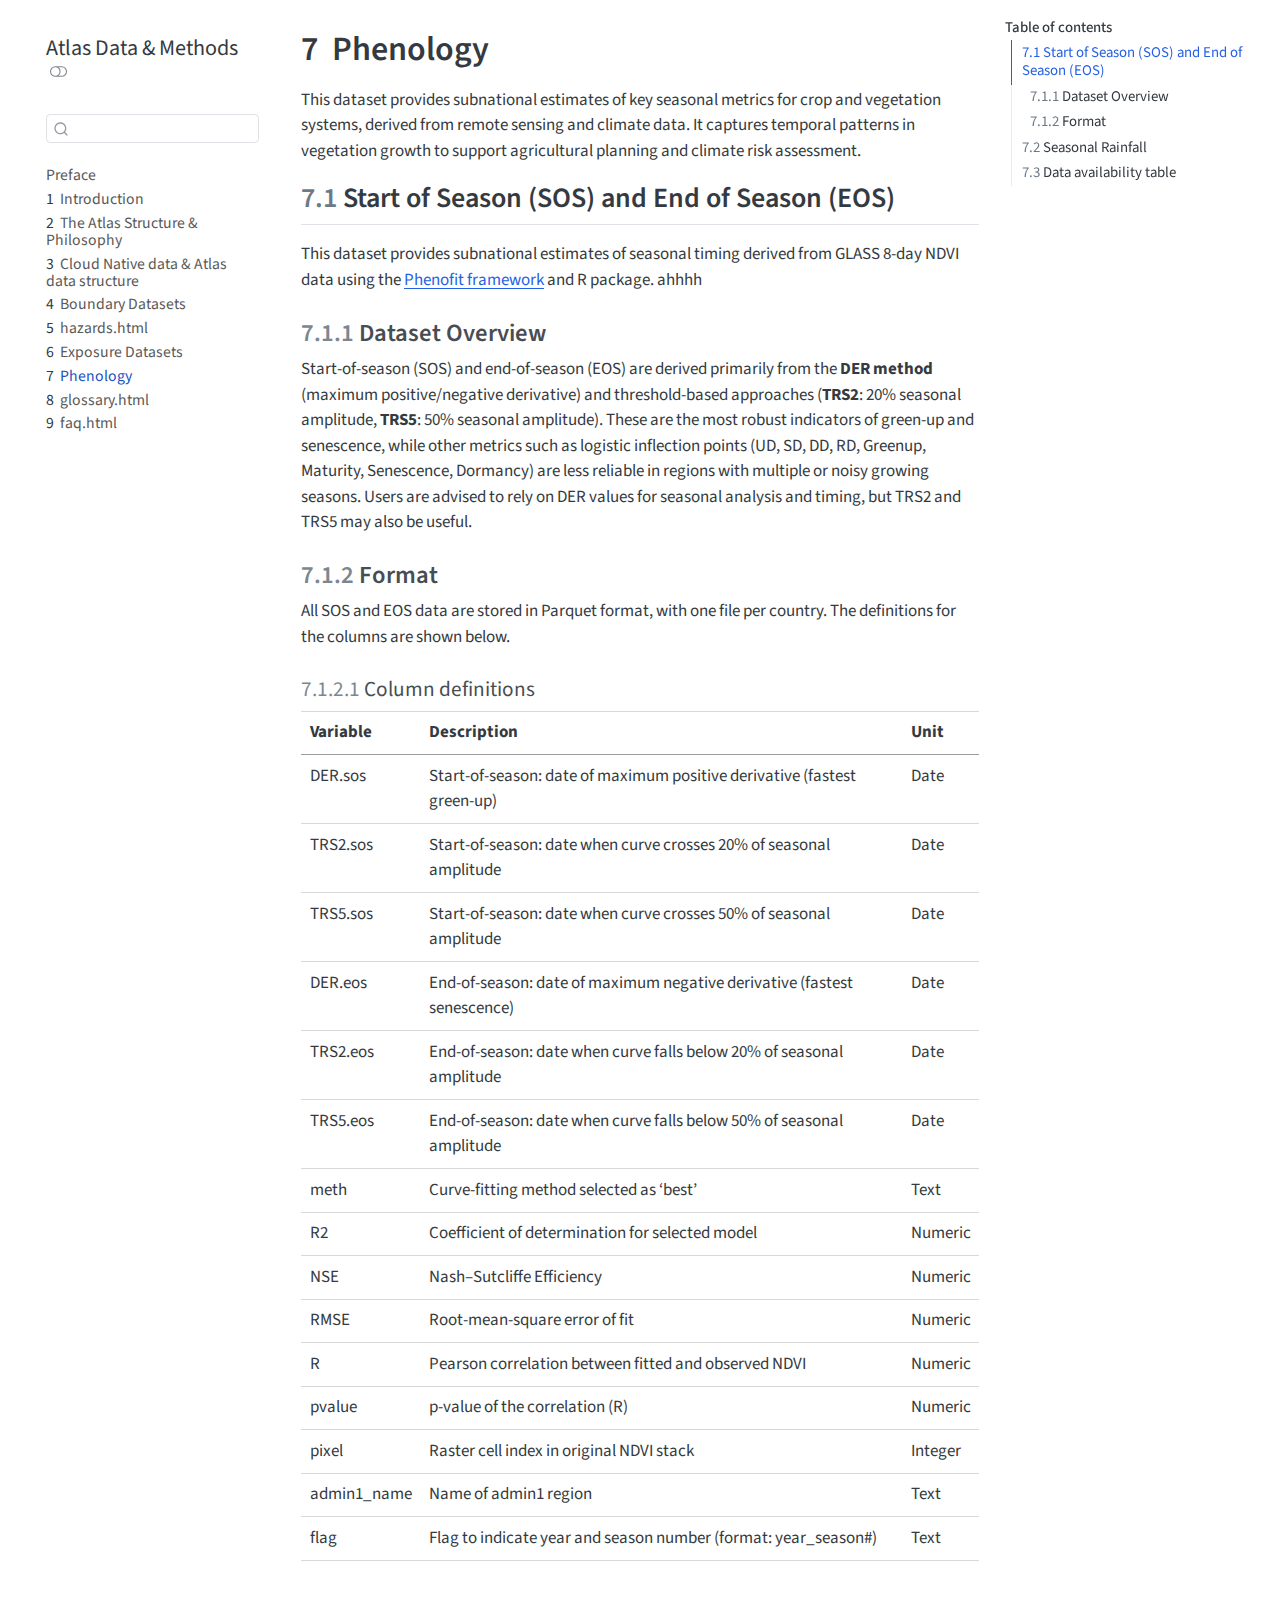
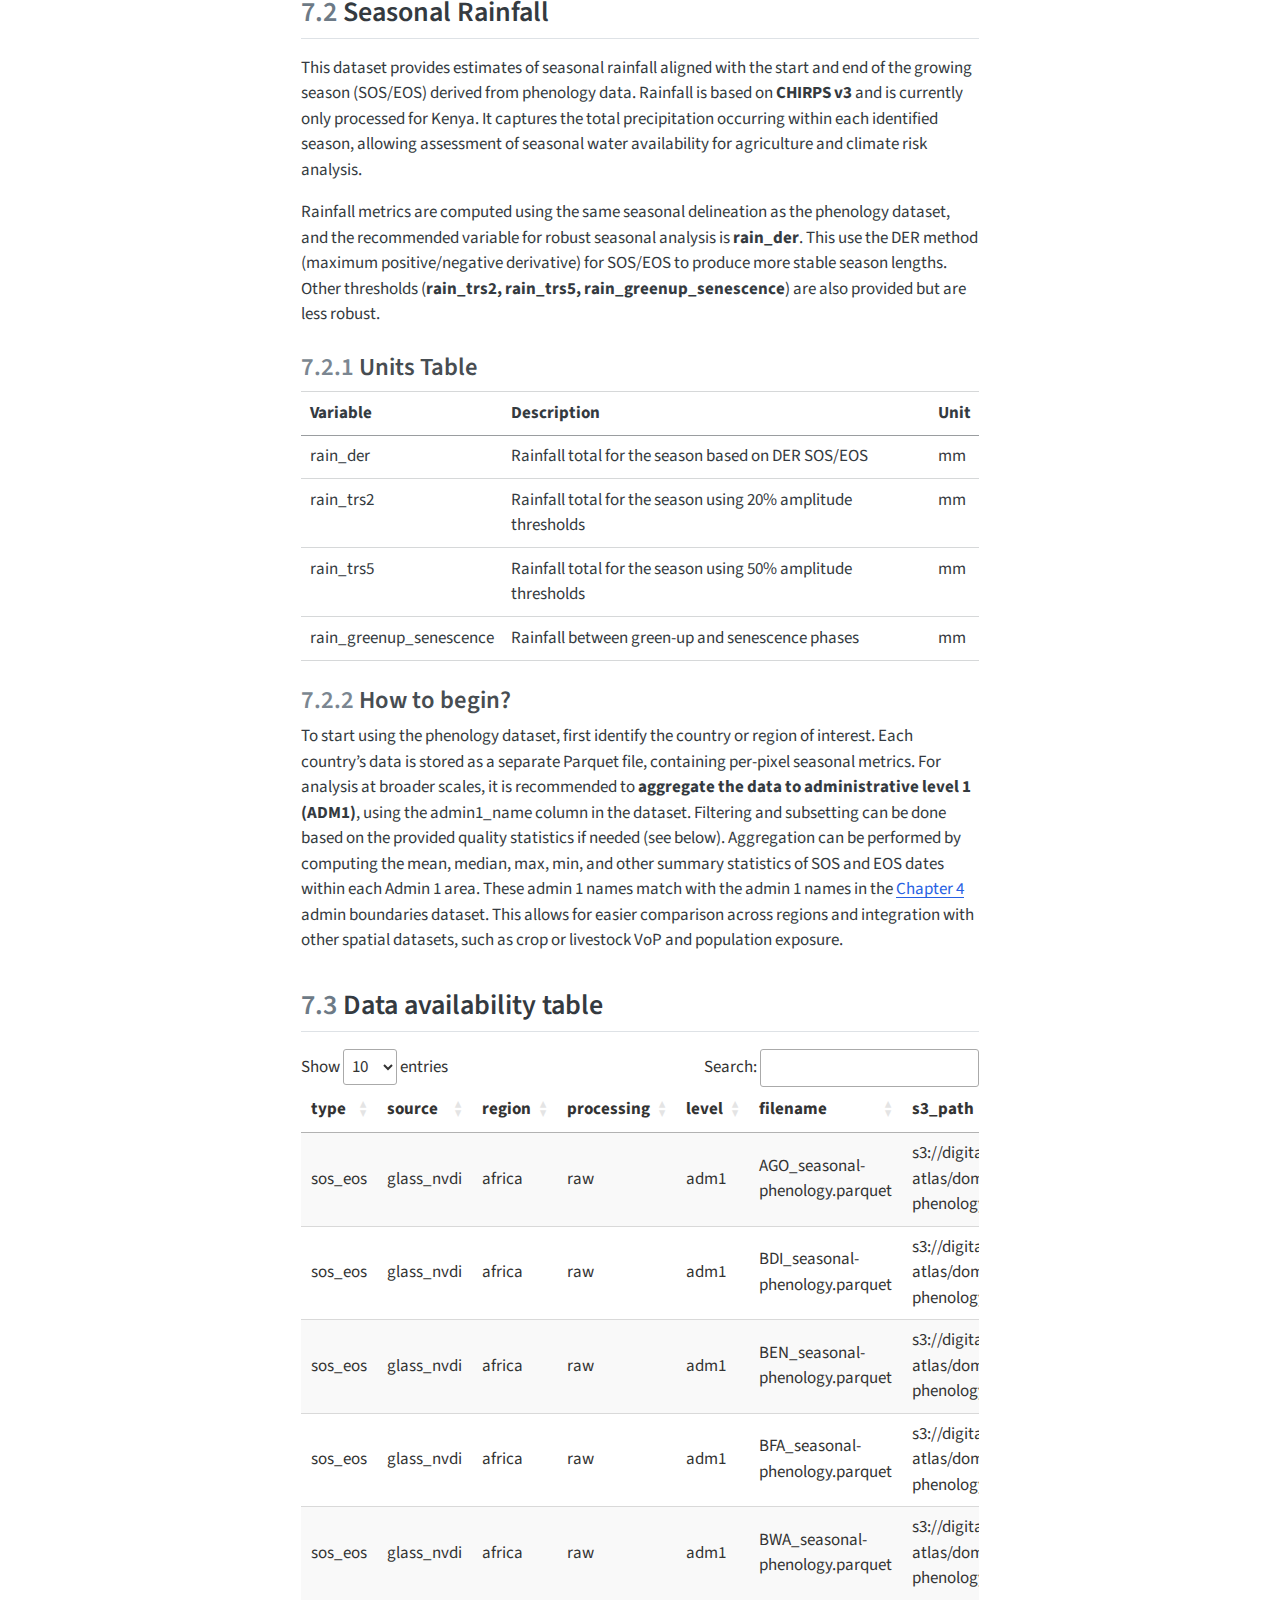
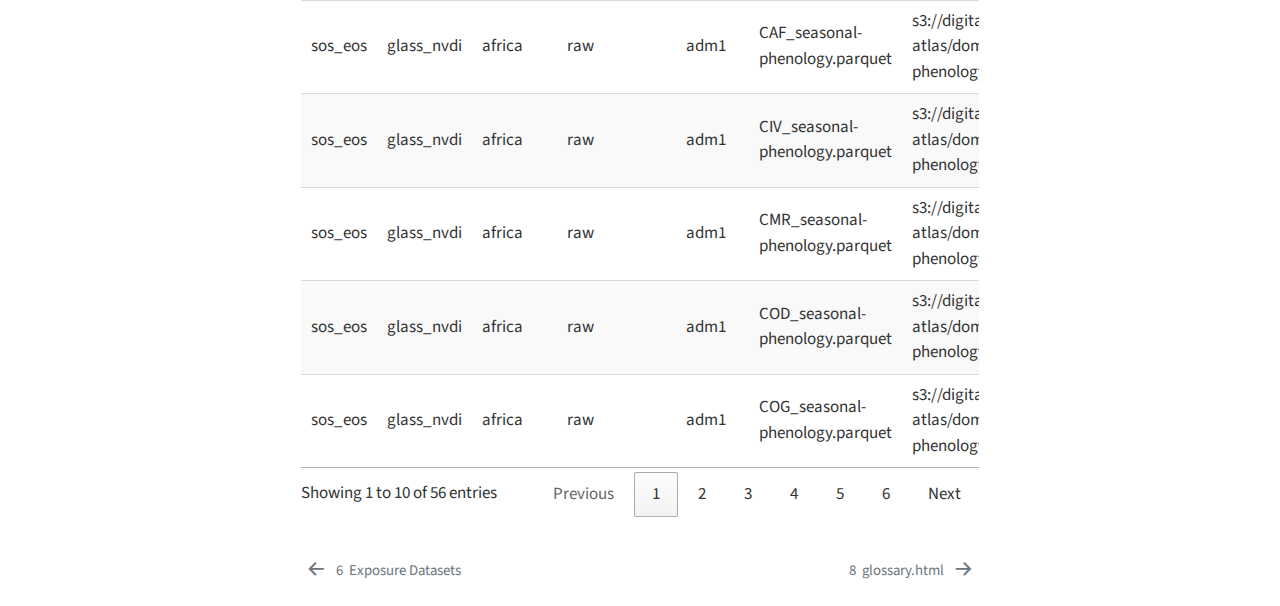
<file: phenology.html>
<!doctype html><html xmlns="http://www.w3.org/1999/xhtml" lang="en" xml:lang="en"><head><meta charset="utf-8"><meta name="generator" content="quarto-1.7.33"><meta name="viewport" content="width=device-width,initial-scale=1,user-scalable=yes"><title>7&nbsp; Phenology – Atlas Data &amp; Methods</title><style>code{white-space:pre-wrap}span.smallcaps{font-variant:small-caps}div.columns{display:flex;gap:min(4vw,1.5em)}div.column{flex:auto;overflow-x:auto}div.hanging-indent{margin-left:1.5em;text-indent:-1.5em}ul.task-list{list-style:none}ul.task-list li input[type=checkbox]{width:.8em;margin:0 .8em .2em -1em;vertical-align:middle}</style><script src="site_libs/quarto-nav/quarto-nav.js"></script><script src="site_libs/quarto-nav/headroom.min.js"></script><script src="site_libs/clipboard/clipboard.min.js"></script><script src="site_libs/quarto-search/autocomplete.umd.js"></script><script src="site_libs/quarto-search/fuse.min.js"></script><script src="site_libs/quarto-search/quarto-search.js"></script><meta name="quarto:offset" content="./"><link href="./glossary.html" rel="next"><link href="./exposure.html" rel="prev"><script src="site_libs/quarto-html/quarto.js" type="module"></script><script src="site_libs/quarto-html/tabsets/tabsets.js" type="module"></script><script src="site_libs/quarto-html/popper.min.js"></script><script src="site_libs/quarto-html/tippy.umd.min.js"></script><script src="site_libs/quarto-html/anchor.min.js"></script><link href="site_libs/quarto-html/tippy.css" rel="stylesheet"><link href="site_libs/quarto-html/quarto-syntax-highlighting-ea385d0e468b0dd5ea5bf0780b1290d9.css" rel="stylesheet" class="quarto-color-scheme" id="quarto-text-highlighting-styles"><link href="site_libs/quarto-html/quarto-syntax-highlighting-dark-bc185b5c5bdbcb35c2eb49d8a876ef70.css" rel="stylesheet" class="quarto-color-scheme quarto-color-alternate" id="quarto-text-highlighting-styles"><link href="site_libs/quarto-html/quarto-syntax-highlighting-ea385d0e468b0dd5ea5bf0780b1290d9.css" rel="stylesheet" class="quarto-color-scheme-extra" id="quarto-text-highlighting-styles"><script src="site_libs/bootstrap/bootstrap.min.js"></script><link href="site_libs/bootstrap/bootstrap-icons.css" rel="stylesheet"><link href="site_libs/bootstrap/bootstrap-7172840c6a218054d904aa5c9d21f65a.min.css" rel="stylesheet" append-hash="true" class="quarto-color-scheme" id="quarto-bootstrap" data-mode="light"><link href="site_libs/bootstrap/bootstrap-dark-8b4bece23370758619eeb05a415e1062.min.css" rel="stylesheet" append-hash="true" class="quarto-color-scheme quarto-color-alternate" id="quarto-bootstrap" data-mode="dark"><link href="site_libs/bootstrap/bootstrap-7172840c6a218054d904aa5c9d21f65a.min.css" rel="stylesheet" append-hash="true" class="quarto-color-scheme-extra" id="quarto-bootstrap" data-mode="light"><script id="quarto-search-options" type="application/json">{
  "location": "sidebar",
  "copy-button": false,
  "collapse-after": 3,
  "panel-placement": "start",
  "type": "textbox",
  "limit": 50,
  "keyboard-shortcut": [
    "f",
    "/",
    "s"
  ],
  "show-item-context": false,
  "language": {
    "search-no-results-text": "No results",
    "search-matching-documents-text": "matching documents",
    "search-copy-link-title": "Copy link to search",
    "search-hide-matches-text": "Hide additional matches",
    "search-more-match-text": "more match in this document",
    "search-more-matches-text": "more matches in this document",
    "search-clear-button-title": "Clear",
    "search-text-placeholder": "",
    "search-detached-cancel-button-title": "Cancel",
    "search-submit-button-title": "Submit",
    "search-label": "Search"
  }
}</script><link href="site_libs/htmltools-fill-0.5.8.1/fill.css" rel="stylesheet"><script src="site_libs/htmlwidgets-1.6.4/htmlwidgets.js"></script><link href="site_libs/datatables-css-0.0.0/datatables-crosstalk.css" rel="stylesheet"><script src="site_libs/datatables-binding-0.33/datatables.js"></script><script src="site_libs/jquery-3.6.0/jquery-3.6.0.min.js"></script><link href="site_libs/dt-core-1.13.6/css/jquery.dataTables.min.css" rel="stylesheet"><link href="site_libs/dt-core-1.13.6/css/jquery.dataTables.extra.css" rel="stylesheet"><script src="site_libs/dt-core-1.13.6/js/jquery.dataTables.min.js"></script><link href="site_libs/crosstalk-1.2.1/css/crosstalk.min.css" rel="stylesheet"><script src="site_libs/crosstalk-1.2.1/js/crosstalk.min.js"></script></head><body class="nav-sidebar floating quarto-light"><script id="quarto-html-before-body" type="application/javascript">const toggleBodyColorMode=e=>{const t=e.getAttribute("data-mode"),o=window.document.querySelector("body");"dark"===t?(o.classList.add("quarto-dark"),o.classList.remove("quarto-light")):(o.classList.add("quarto-light"),o.classList.remove("quarto-dark"))},toggleBodyColorPrimary=()=>{const e=window.document.querySelector("link#quarto-bootstrap:not([rel=disabled-stylesheet])");e&&toggleBodyColorMode(e)},setColorSchemeToggle=e=>{const t=window.document.querySelectorAll(".quarto-color-scheme-toggle");for(let o=0;o<t.length;o++){const l=t[o];l&&(e?l.classList.add("alternate"):l.classList.remove("alternate"))}},toggleColorMode=e=>{const t=window.document.querySelectorAll("link.quarto-color-scheme:not(.quarto-color-alternate)"),o=window.document.querySelectorAll("link.quarto-color-scheme.quarto-color-alternate");if(manageTransitions("#quarto-margin-sidebar .nav-link",!1),e){enableStylesheet(o);for(const e of o)"quarto-bootstrap"===e.id&&toggleBodyColorMode(e)}else disableStylesheet(o),enableStylesheet(t),toggleBodyColorPrimary();manageTransitions("#quarto-margin-sidebar .nav-link",!0),setColorSchemeToggle(e),navigator.userAgent.indexOf("Safari")>0&&-1==navigator.userAgent.indexOf("Chrome")&&(manageTransitions("body",!1),window.scrollTo(0,1),setTimeout((()=>{window.scrollTo(0,0),manageTransitions("body",!0)}),40))},disableStylesheet=e=>{for(let t=0;t<e.length;t++){e[t].rel="disabled-stylesheet"}},enableStylesheet=e=>{for(let t=0;t<e.length;t++){const o=e[t];"stylesheet"!==o.rel&&(o.rel="stylesheet")}},manageTransitions=(e,t)=>{const o=window.document.querySelectorAll(e);for(let e=0;e<o.length;e++){const l=o[e];t?l.classList.remove("notransition"):l.classList.add("notransition")}},isFileUrl=()=>"file:"===window.location.protocol,hasAlternateSentinel=()=>{let e=getColorSchemeSentinel();return null!==e&&"alternate"===e},setStyleSentinel=e=>{const t=e?"alternate":"default";isFileUrl()?localAlternateSentinel=t:window.localStorage.setItem("quarto-color-scheme",t)},getColorSchemeSentinel=()=>{if(isFileUrl())return localAlternateSentinel;{const e=window.localStorage.getItem("quarto-color-scheme");return null!=e?e:localAlternateSentinel}},toggleGiscusIfUsed=(e,t)=>{const o=document.querySelector("#giscus-base-theme")?.value??"light",l=document.querySelector("#giscus-alt-theme")?.value??"dark";let r="";r=authorPrefersDark?e?o:l:e?l:o;null!==window.document.querySelector("iframe.giscus-frame")&&(e=>{const t=document.querySelector("iframe.giscus-frame");t&&t.contentWindow.postMessage({giscus:e},"https://giscus.app")})({setConfig:{theme:r}})},authorPrefersDark=!1,darkModeDefault=authorPrefersDark;document.querySelector("link#quarto-text-highlighting-styles.quarto-color-scheme-extra").rel="disabled-stylesheet",document.querySelector("link#quarto-bootstrap.quarto-color-scheme-extra").rel="disabled-stylesheet";let localAlternateSentinel=darkModeDefault?"alternate":"default";window.quartoToggleColorScheme=()=>{let e=!hasAlternateSentinel();toggleColorMode(e),setStyleSentinel(e),toggleGiscusIfUsed(e),window.dispatchEvent(new Event("resize"))},hasAlternateSentinel()?toggleColorMode(!0):toggleColorMode(!1)</script><div id="quarto-search-results"></div><header id="quarto-header" class="headroom fixed-top"><nav class="quarto-secondary-nav"><div class="container-fluid d-flex"><button type="button" class="quarto-btn-toggle btn" data-bs-toggle="collapse" role="button" data-bs-target=".quarto-sidebar-collapse-item" aria-controls="quarto-sidebar" aria-expanded="false" aria-label="Toggle sidebar navigation" onclick="window.quartoToggleHeadroom&&window.quartoToggleHeadroom()"><i class="bi bi-layout-text-sidebar-reverse"></i></button><nav class="quarto-page-breadcrumbs" aria-label="breadcrumb"><ol class="breadcrumb"><li class="breadcrumb-item"><a href="./phenology.html"><span class="chapter-number">7</span>&nbsp; <span class="chapter-title">Phenology</span></a></li></ol></nav><a class="flex-grow-1" role="navigation" data-bs-toggle="collapse" data-bs-target=".quarto-sidebar-collapse-item" aria-controls="quarto-sidebar" aria-expanded="false" aria-label="Toggle sidebar navigation" onclick="window.quartoToggleHeadroom&&window.quartoToggleHeadroom()"></a> <button type="button" class="btn quarto-search-button" aria-label="Search" onclick="window.quartoOpenSearch()"><i class="bi bi-search"></i></button></div></nav></header><div id="quarto-content" class="quarto-container page-columns page-rows-contents page-layout-article"><nav id="quarto-sidebar" class="sidebar collapse collapse-horizontal quarto-sidebar-collapse-item sidebar-navigation floating overflow-auto"><div class="pt-lg-2 mt-2 text-left sidebar-header"><div class="sidebar-title mb-0 py-0"><a href="./">Atlas Data &amp; Methods</a><div class="sidebar-tools-main"><a href="" class="quarto-color-scheme-toggle quarto-navigation-tool px-1" onclick="return window.quartoToggleColorScheme(),!1" title="Toggle dark mode"><i class="bi"></i></a></div></div></div><div class="mt-2 flex-shrink-0 align-items-center"><div class="sidebar-search"><div id="quarto-search" title="Search"></div></div></div><div class="sidebar-menu-container"><ul class="list-unstyled mt-1"><li class="sidebar-item"><div class="sidebar-item-container"><a href="./index.html" class="sidebar-item-text sidebar-link"><span class="menu-text">Preface</span></a></div></li><li class="sidebar-item"><div class="sidebar-item-container"><a href="./intro.html" class="sidebar-item-text sidebar-link"><span class="menu-text"><span class="chapter-number">1</span>&nbsp; <span class="chapter-title">Introduction</span></span></a></div></li><li class="sidebar-item"><div class="sidebar-item-container"><a href="./structure.html" class="sidebar-item-text sidebar-link"><span class="menu-text"><span class="chapter-number">2</span>&nbsp; <span class="chapter-title">The Atlas Structure &amp; Philosophy</span></span></a></div></li><li class="sidebar-item"><div class="sidebar-item-container"><a href="./cloud-native.html" class="sidebar-item-text sidebar-link"><span class="menu-text"><span class="chapter-number">3</span>&nbsp; <span class="chapter-title">Cloud Native data &amp; Atlas data structure</span></span></a></div></li><li class="sidebar-item"><div class="sidebar-item-container"><a href="./boundaries.html" class="sidebar-item-text sidebar-link"><span class="menu-text"><span class="chapter-number">4</span>&nbsp; <span class="chapter-title">Boundary Datasets</span></span></a></div></li><li class="sidebar-item"><div class="sidebar-item-container"><a href="./hazards.html" class="sidebar-item-text sidebar-link"><span class="menu-text"><span class="chapter-number">5</span>&nbsp; <span class="chapter-title">hazards.html</span></span></a></div></li><li class="sidebar-item"><div class="sidebar-item-container"><a href="./exposure.html" class="sidebar-item-text sidebar-link"><span class="menu-text"><span class="chapter-number">6</span>&nbsp; <span class="chapter-title">Exposure Datasets</span></span></a></div></li><li class="sidebar-item"><div class="sidebar-item-container"><a href="./phenology.html" class="sidebar-item-text sidebar-link active"><span class="menu-text"><span class="chapter-number">7</span>&nbsp; <span class="chapter-title">Phenology</span></span></a></div></li><li class="sidebar-item"><div class="sidebar-item-container"><a href="./glossary.html" class="sidebar-item-text sidebar-link"><span class="menu-text"><span class="chapter-number">8</span>&nbsp; <span class="chapter-title">glossary.html</span></span></a></div></li><li class="sidebar-item"><div class="sidebar-item-container"><a href="./faq.html" class="sidebar-item-text sidebar-link"><span class="menu-text"><span class="chapter-number">9</span>&nbsp; <span class="chapter-title">faq.html</span></span></a></div></li></ul></div></nav><div id="quarto-sidebar-glass" class="quarto-sidebar-collapse-item" data-bs-toggle="collapse" data-bs-target=".quarto-sidebar-collapse-item"></div><div id="quarto-margin-sidebar" class="sidebar margin-sidebar"><nav id="TOC" role="doc-toc" class="toc-active"><h2 id="toc-title">Table of contents</h2><ul><li><a href="#start-of-season-sos-and-end-of-season-eos" id="toc-start-of-season-sos-and-end-of-season-eos" class="nav-link active" data-scroll-target="#start-of-season-sos-and-end-of-season-eos"><span class="header-section-number">7.1</span> Start of Season (SOS) and End of Season (EOS)</a><ul class="collapse"><li><a href="#dataset-overview" id="toc-dataset-overview" class="nav-link" data-scroll-target="#dataset-overview"><span class="header-section-number">7.1.1</span> Dataset Overview</a></li><li><a href="#format" id="toc-format" class="nav-link" data-scroll-target="#format"><span class="header-section-number">7.1.2</span> Format</a></li></ul></li><li><a href="#seasonal-rainfall" id="toc-seasonal-rainfall" class="nav-link" data-scroll-target="#seasonal-rainfall"><span class="header-section-number">7.2</span> Seasonal Rainfall</a><ul class="collapse"><li><a href="#units-table" id="toc-units-table" class="nav-link" data-scroll-target="#units-table"><span class="header-section-number">7.2.1</span> Units Table</a></li><li><a href="#how-to-begin" id="toc-how-to-begin" class="nav-link" data-scroll-target="#how-to-begin"><span class="header-section-number">7.2.2</span> How to begin?</a></li></ul></li><li><a href="#data-availability-table" id="toc-data-availability-table" class="nav-link" data-scroll-target="#data-availability-table"><span class="header-section-number">7.3</span> Data availability table</a></li></ul></nav></div><main class="content" id="quarto-document-content"><header id="title-block-header" class="quarto-title-block default"><div class="quarto-title"><h1 class="title"><span class="chapter-number">7</span>&nbsp; <span class="chapter-title">Phenology</span></h1></div><div class="quarto-title-meta"></div></header><p>This dataset provides subnational estimates of key seasonal metrics for crop and vegetation systems, derived from remote sensing and climate data. It captures temporal patterns in vegetation growth to support agricultural planning and climate risk assessment.</p><section id="start-of-season-sos-and-end-of-season-eos" class="level2" data-number="7.1"><h2 data-number="7.1" class="anchored" data-anchor-id="start-of-season-sos-and-end-of-season-eos"><span class="header-section-number">7.1</span> Start of Season (SOS) and End of Season (EOS)</h2><p>This dataset provides subnational estimates of seasonal timing derived from GLASS 8-day NDVI data using the <a href="https://besjournals.onlinelibrary.wiley.com/doi/full/10.1111/2041-210X.13870">Phenofit framework</a> and R package. ahhhh</p><section id="dataset-overview" class="level3" data-number="7.1.1"><h3 data-number="7.1.1" class="anchored" data-anchor-id="dataset-overview"><span class="header-section-number">7.1.1</span> Dataset Overview</h3><p>Start-of-season (SOS) and end-of-season (EOS) are derived primarily from the <strong>DER method</strong> (maximum positive/negative derivative) and threshold-based approaches (<strong>TRS2</strong>: 20% seasonal amplitude, <strong>TRS5</strong>: 50% seasonal amplitude). These are the most robust indicators of green-up and senescence, while other metrics such as logistic inflection points (UD, SD, DD, RD, Greenup, Maturity, Senescence, Dormancy) are less reliable in regions with multiple or noisy growing seasons. Users are advised to rely on DER values for seasonal analysis and timing, but TRS2 and TRS5 may also be useful.</p></section><section id="format" class="level3" data-number="7.1.2"><h3 data-number="7.1.2" class="anchored" data-anchor-id="format"><span class="header-section-number">7.1.2</span> Format</h3><p>All SOS and EOS data are stored in Parquet format, with one file per country. The definitions for the columns are shown below.</p><section id="column-definitions" class="level4" data-number="7.1.2.1"><h4 data-number="7.1.2.1" class="anchored" data-anchor-id="column-definitions"><span class="header-section-number">7.1.2.1</span> Column definitions</h4><table class="caption-top table"><colgroup><col style="width:12%"><col style="width:79%"><col style="width:7%"></colgroup><thead><tr class="header"><th>Variable</th><th>Description</th><th>Unit</th></tr></thead><tbody><tr class="odd"><td>DER.sos</td><td>Start-of-season: date of maximum positive derivative (fastest green-up)</td><td>Date</td></tr><tr class="even"><td>TRS2.sos</td><td>Start-of-season: date when curve crosses 20% of seasonal amplitude</td><td>Date</td></tr><tr class="odd"><td>TRS5.sos</td><td>Start-of-season: date when curve crosses 50% of seasonal amplitude</td><td>Date</td></tr><tr class="even"><td>DER.eos</td><td>End-of-season: date of maximum negative derivative (fastest senescence)</td><td>Date</td></tr><tr class="odd"><td>TRS2.eos</td><td>End-of-season: date when curve falls below 20% of seasonal amplitude</td><td>Date</td></tr><tr class="even"><td>TRS5.eos</td><td>End-of-season: date when curve falls below 50% of seasonal amplitude</td><td>Date</td></tr><tr class="odd"><td>meth</td><td>Curve-fitting method selected as ‘best’</td><td>Text</td></tr><tr class="even"><td>R2</td><td>Coefficient of determination for selected model</td><td>Numeric</td></tr><tr class="odd"><td>NSE</td><td>Nash–Sutcliffe Efficiency</td><td>Numeric</td></tr><tr class="even"><td>RMSE</td><td>Root-mean-square error of fit</td><td>Numeric</td></tr><tr class="odd"><td>R</td><td>Pearson correlation between fitted and observed NDVI</td><td>Numeric</td></tr><tr class="even"><td>pvalue</td><td>p-value of the correlation (R)</td><td>Numeric</td></tr><tr class="odd"><td>pixel</td><td>Raster cell index in original NDVI stack</td><td>Integer</td></tr><tr class="even"><td>admin1_name</td><td>Name of admin1 region</td><td>Text</td></tr><tr class="odd"><td>flag</td><td>Flag to indicate year and season number (format: year_season#)</td><td>Text</td></tr></tbody></table></section></section></section><section id="seasonal-rainfall" class="level2" data-number="7.2"><h2 data-number="7.2" class="anchored" data-anchor-id="seasonal-rainfall"><span class="header-section-number">7.2</span> Seasonal Rainfall</h2><p>This dataset provides estimates of seasonal rainfall aligned with the start and end of the growing season (SOS/EOS) derived from phenology data. Rainfall is based on <strong>CHIRPS v3</strong> and is currently only processed for Kenya. It captures the total precipitation occurring within each identified season, allowing assessment of seasonal water availability for agriculture and climate risk analysis.</p><p>Rainfall metrics are computed using the same seasonal delineation as the phenology dataset, and the recommended variable for robust seasonal analysis is <strong>rain_der</strong>. This use the DER method (maximum positive/negative derivative) for SOS/EOS to produce more stable season lengths. Other thresholds (<strong>rain_trs2, rain_trs5, rain_greenup_senescence</strong>) are also provided but are less robust.</p><section id="units-table" class="level3" data-number="7.2.1"><h3 data-number="7.2.1" class="anchored" data-anchor-id="units-table"><span class="header-section-number">7.2.1</span> Units Table</h3><table class="caption-top table"><colgroup><col style="width:26%"><col style="width:68%"><col style="width:4%"></colgroup><thead><tr class="header"><th>Variable</th><th>Description</th><th>Unit</th></tr></thead><tbody><tr class="odd"><td>rain_der</td><td>Rainfall total for the season based on DER SOS/EOS</td><td>mm</td></tr><tr class="even"><td>rain_trs2</td><td>Rainfall total for the season using 20% amplitude thresholds</td><td>mm</td></tr><tr class="odd"><td>rain_trs5</td><td>Rainfall total for the season using 50% amplitude thresholds</td><td>mm</td></tr><tr class="even"><td>rain_greenup_senescence</td><td>Rainfall between green-up and senescence phases</td><td>mm</td></tr></tbody></table></section><section id="how-to-begin" class="level3" data-number="7.2.2"><h3 data-number="7.2.2" class="anchored" data-anchor-id="how-to-begin"><span class="header-section-number">7.2.2</span> How to begin?</h3><p>To start using the phenology dataset, first identify the country or region of interest. Each country’s data is stored as a separate Parquet file, containing per-pixel seasonal metrics. For analysis at broader scales, it is recommended to <strong>aggregate the data to administrative level 1 (ADM1)</strong>, using the admin1_name column in the dataset. Filtering and subsetting can be done based on the provided quality statistics if needed (see below). Aggregation can be performed by computing the mean, median, max, min, and other summary statistics of SOS and EOS dates within each Admin 1 area. These admin 1 names match with the admin 1 names in the <a href="boundaries.html" class="quarto-xref"><span>Chapter 4</span></a> admin boundaries dataset. This allows for easier comparison across regions and integration with other spatial datasets, such as crop or livestock VoP and population exposure.</p></section></section><section id="data-availability-table" class="level2" data-number="7.3"><h2 data-number="7.3" class="anchored" data-anchor-id="data-availability-table"><span class="header-section-number">7.3</span> Data availability table</h2><div class="cell"><div class="cell-output-display"><div class="datatables html-widget html-fill-item" id="htmlwidget-7ce718948753e0983a68" style="width:100%;height:auto"></div><script type="application/json" data-for="htmlwidget-7ce718948753e0983a68">{"x":{"filter":"none","vertical":false,"data":[["sos_eos","sos_eos","sos_eos","sos_eos","sos_eos","sos_eos","sos_eos","sos_eos","sos_eos","sos_eos","sos_eos","sos_eos","sos_eos","sos_eos","sos_eos","sos_eos","sos_eos","sos_eos","sos_eos","sos_eos","sos_eos","sos_eos","sos_eos","sos_eos","sos_eos","sos_eos","sos_eos","sos_eos","sos_eos","sos_eos","sos_eos","sos_eos","sos_eos","sos_eos","sos_eos","sos_eos","sos_eos","sos_eos","sos_eos","sos_eos","sos_eos","sos_eos","sos_eos","sos_eos","sos_eos","sos_eos","sos_eos","sos_eos","sos_eos","sos_eos","sos_eos","sos_eos","sos_eos","sos_eos","sos_eos","sos_eos"],["glass_nvdi","glass_nvdi","glass_nvdi","glass_nvdi","glass_nvdi","glass_nvdi","glass_nvdi","glass_nvdi","glass_nvdi","glass_nvdi","glass_nvdi","glass_nvdi","glass_nvdi","glass_nvdi","glass_nvdi","glass_nvdi","glass_nvdi","glass_nvdi","glass_nvdi","glass_nvdi","glass_nvdi","glass_nvdi","glass_nvdi","glass_nvdi","glass_nvdi","glass_nvdi","glass_nvdi","glass_nvdi","glass_nvdi","glass_nvdi","glass_nvdi","glass_nvdi","glass_nvdi","glass_nvdi","glass_nvdi","glass_nvdi","glass_nvdi","glass_nvdi","glass_nvdi","glass_nvdi","glass_nvdi","glass_nvdi","glass_nvdi","glass_nvdi","glass_nvdi","glass_nvdi","glass_nvdi","glass_nvdi","glass_nvdi","glass_nvdi","glass_nvdi","glass_nvdi","glass_nvdi","glass_nvdi","glass_nvdi","glass_nvdi"],["africa","africa","africa","africa","africa","africa","africa","africa","africa","africa","africa","africa","africa","africa","africa","africa","africa","africa","africa","africa","africa","africa","africa","africa","africa","africa","africa","africa","africa","africa","africa","africa","africa","africa","africa","africa","africa","africa","africa","africa","africa","africa","africa","africa","africa","africa","africa","africa","africa","africa","africa","africa","africa","africa","africa","africa"],["raw","raw","raw","raw","raw","raw","raw","raw","raw","raw","raw","raw","raw","raw","raw","raw","raw","raw","raw","raw","raw","raw","raw","raw","raw","raw","raw","raw","raw","raw","raw","raw","raw","raw","raw","raw","raw","raw","raw","raw","raw","raw","raw","raw","raw","raw","raw","raw","raw","raw","raw","raw","raw","raw","raw","raw"],["adm1","adm1","adm1","adm1","adm1","adm1","adm1","adm1","adm1","adm1","adm1","adm1","adm1","adm1","adm1","adm1","adm1","adm1","adm1","adm1","adm1","adm1","adm1","adm1","adm1","adm1","adm1","adm1","adm1","adm1","adm1","adm1","adm1","adm1","adm1","adm1","adm1","adm1","adm1","adm1","adm1","adm1","adm1","adm1","adm1","adm1","adm1","adm1","adm1","adm1","adm1","adm1","adm1","adm1","adm1","adm1"],["AGO_seasonal-phenology.parquet","BDI_seasonal-phenology.parquet","BEN_seasonal-phenology.parquet","BFA_seasonal-phenology.parquet","BWA_seasonal-phenology.parquet","CAF_seasonal-phenology.parquet","CIV_seasonal-phenology.parquet","CMR_seasonal-phenology.parquet","COD_seasonal-phenology.parquet","COG_seasonal-phenology.parquet","COM_seasonal-phenology.parquet","CPV_seasonal-phenology.parquet","DJI_seasonal-phenology.parquet","DZA_seasonal-phenology.parquet","EGY_seasonal-phenology.parquet","ERI_seasonal-phenology.parquet","ESH_seasonal-phenology.parquet","ETH_seasonal-phenology.parquet","GAB_seasonal-phenology.parquet","GHA_seasonal-phenology.parquet","GIN_seasonal-phenology.parquet","GMB_seasonal-phenology.parquet","GNB_seasonal-phenology.parquet","GNQ_seasonal-phenology.parquet","KEN_seasonal-phenology.parquet","KEN_seasonal-phenology_plus-rain.parquet","LBR_seasonal-phenology.parquet","LBY_seasonal-phenology.parquet","LSO_seasonal-phenology.parquet","MAR_seasonal-phenology.parquet","MDG_seasonal-phenology.parquet","MLI_seasonal-phenology.parquet","MOZ_seasonal-phenology.parquet","MRT_seasonal-phenology.parquet","MUS_seasonal-phenology.parquet","MWI_seasonal-phenology.parquet","NAM_seasonal-phenology.parquet","NER_seasonal-phenology.parquet","NGA_seasonal-phenology.parquet","RWA_seasonal-phenology.parquet","SDN_seasonal-phenology.parquet","SEN_seasonal-phenology.parquet","SLE_seasonal-phenology.parquet","SOM_seasonal-phenology.parquet","SSD_seasonal-phenology.parquet","STP_seasonal-phenology.parquet","SWZ_seasonal-phenology.parquet","SYC_seasonal-phenology.parquet","TCD_seasonal-phenology.parquet","TGO_seasonal-phenology.parquet","TUN_seasonal-phenology.parquet","TZA_seasonal-phenology.parquet","UGA_seasonal-phenology.parquet","ZAF_seasonal-phenology.parquet","ZMB_seasonal-phenology.parquet","ZWE_seasonal-phenology.parquet"],["s3://digital-atlas/domain=phenology/type=sos_eos/source=glass_nvdi/region=africa/processing=raw/level=adm1/AGO_seasonal-phenology.parquet","s3://digital-atlas/domain=phenology/type=sos_eos/source=glass_nvdi/region=africa/processing=raw/level=adm1/BDI_seasonal-phenology.parquet","s3://digital-atlas/domain=phenology/type=sos_eos/source=glass_nvdi/region=africa/processing=raw/level=adm1/BEN_seasonal-phenology.parquet","s3://digital-atlas/domain=phenology/type=sos_eos/source=glass_nvdi/region=africa/processing=raw/level=adm1/BFA_seasonal-phenology.parquet","s3://digital-atlas/domain=phenology/type=sos_eos/source=glass_nvdi/region=africa/processing=raw/level=adm1/BWA_seasonal-phenology.parquet","s3://digital-atlas/domain=phenology/type=sos_eos/source=glass_nvdi/region=africa/processing=raw/level=adm1/CAF_seasonal-phenology.parquet","s3://digital-atlas/domain=phenology/type=sos_eos/source=glass_nvdi/region=africa/processing=raw/level=adm1/CIV_seasonal-phenology.parquet","s3://digital-atlas/domain=phenology/type=sos_eos/source=glass_nvdi/region=africa/processing=raw/level=adm1/CMR_seasonal-phenology.parquet","s3://digital-atlas/domain=phenology/type=sos_eos/source=glass_nvdi/region=africa/processing=raw/level=adm1/COD_seasonal-phenology.parquet","s3://digital-atlas/domain=phenology/type=sos_eos/source=glass_nvdi/region=africa/processing=raw/level=adm1/COG_seasonal-phenology.parquet","s3://digital-atlas/domain=phenology/type=sos_eos/source=glass_nvdi/region=africa/processing=raw/level=adm1/COM_seasonal-phenology.parquet","s3://digital-atlas/domain=phenology/type=sos_eos/source=glass_nvdi/region=africa/processing=raw/level=adm1/CPV_seasonal-phenology.parquet","s3://digital-atlas/domain=phenology/type=sos_eos/source=glass_nvdi/region=africa/processing=raw/level=adm1/DJI_seasonal-phenology.parquet","s3://digital-atlas/domain=phenology/type=sos_eos/source=glass_nvdi/region=africa/processing=raw/level=adm1/DZA_seasonal-phenology.parquet","s3://digital-atlas/domain=phenology/type=sos_eos/source=glass_nvdi/region=africa/processing=raw/level=adm1/EGY_seasonal-phenology.parquet","s3://digital-atlas/domain=phenology/type=sos_eos/source=glass_nvdi/region=africa/processing=raw/level=adm1/ERI_seasonal-phenology.parquet","s3://digital-atlas/domain=phenology/type=sos_eos/source=glass_nvdi/region=africa/processing=raw/level=adm1/ESH_seasonal-phenology.parquet","s3://digital-atlas/domain=phenology/type=sos_eos/source=glass_nvdi/region=africa/processing=raw/level=adm1/ETH_seasonal-phenology.parquet","s3://digital-atlas/domain=phenology/type=sos_eos/source=glass_nvdi/region=africa/processing=raw/level=adm1/GAB_seasonal-phenology.parquet","s3://digital-atlas/domain=phenology/type=sos_eos/source=glass_nvdi/region=africa/processing=raw/level=adm1/GHA_seasonal-phenology.parquet","s3://digital-atlas/domain=phenology/type=sos_eos/source=glass_nvdi/region=africa/processing=raw/level=adm1/GIN_seasonal-phenology.parquet","s3://digital-atlas/domain=phenology/type=sos_eos/source=glass_nvdi/region=africa/processing=raw/level=adm1/GMB_seasonal-phenology.parquet","s3://digital-atlas/domain=phenology/type=sos_eos/source=glass_nvdi/region=africa/processing=raw/level=adm1/GNB_seasonal-phenology.parquet","s3://digital-atlas/domain=phenology/type=sos_eos/source=glass_nvdi/region=africa/processing=raw/level=adm1/GNQ_seasonal-phenology.parquet","s3://digital-atlas/domain=phenology/type=sos_eos/source=glass_nvdi/region=africa/processing=raw/level=adm1/KEN_seasonal-phenology.parquet","s3://digital-atlas/domain=phenology/type=sos_eos/source=glass_nvdi/region=africa/processing=raw/level=adm1/KEN_seasonal-phenology_plus-rain.parquet","s3://digital-atlas/domain=phenology/type=sos_eos/source=glass_nvdi/region=africa/processing=raw/level=adm1/LBR_seasonal-phenology.parquet","s3://digital-atlas/domain=phenology/type=sos_eos/source=glass_nvdi/region=africa/processing=raw/level=adm1/LBY_seasonal-phenology.parquet","s3://digital-atlas/domain=phenology/type=sos_eos/source=glass_nvdi/region=africa/processing=raw/level=adm1/LSO_seasonal-phenology.parquet","s3://digital-atlas/domain=phenology/type=sos_eos/source=glass_nvdi/region=africa/processing=raw/level=adm1/MAR_seasonal-phenology.parquet","s3://digital-atlas/domain=phenology/type=sos_eos/source=glass_nvdi/region=africa/processing=raw/level=adm1/MDG_seasonal-phenology.parquet","s3://digital-atlas/domain=phenology/type=sos_eos/source=glass_nvdi/region=africa/processing=raw/level=adm1/MLI_seasonal-phenology.parquet","s3://digital-atlas/domain=phenology/type=sos_eos/source=glass_nvdi/region=africa/processing=raw/level=adm1/MOZ_seasonal-phenology.parquet","s3://digital-atlas/domain=phenology/type=sos_eos/source=glass_nvdi/region=africa/processing=raw/level=adm1/MRT_seasonal-phenology.parquet","s3://digital-atlas/domain=phenology/type=sos_eos/source=glass_nvdi/region=africa/processing=raw/level=adm1/MUS_seasonal-phenology.parquet","s3://digital-atlas/domain=phenology/type=sos_eos/source=glass_nvdi/region=africa/processing=raw/level=adm1/MWI_seasonal-phenology.parquet","s3://digital-atlas/domain=phenology/type=sos_eos/source=glass_nvdi/region=africa/processing=raw/level=adm1/NAM_seasonal-phenology.parquet","s3://digital-atlas/domain=phenology/type=sos_eos/source=glass_nvdi/region=africa/processing=raw/level=adm1/NER_seasonal-phenology.parquet","s3://digital-atlas/domain=phenology/type=sos_eos/source=glass_nvdi/region=africa/processing=raw/level=adm1/NGA_seasonal-phenology.parquet","s3://digital-atlas/domain=phenology/type=sos_eos/source=glass_nvdi/region=africa/processing=raw/level=adm1/RWA_seasonal-phenology.parquet","s3://digital-atlas/domain=phenology/type=sos_eos/source=glass_nvdi/region=africa/processing=raw/level=adm1/SDN_seasonal-phenology.parquet","s3://digital-atlas/domain=phenology/type=sos_eos/source=glass_nvdi/region=africa/processing=raw/level=adm1/SEN_seasonal-phenology.parquet","s3://digital-atlas/domain=phenology/type=sos_eos/source=glass_nvdi/region=africa/processing=raw/level=adm1/SLE_seasonal-phenology.parquet","s3://digital-atlas/domain=phenology/type=sos_eos/source=glass_nvdi/region=africa/processing=raw/level=adm1/SOM_seasonal-phenology.parquet","s3://digital-atlas/domain=phenology/type=sos_eos/source=glass_nvdi/region=africa/processing=raw/level=adm1/SSD_seasonal-phenology.parquet","s3://digital-atlas/domain=phenology/type=sos_eos/source=glass_nvdi/region=africa/processing=raw/level=adm1/STP_seasonal-phenology.parquet","s3://digital-atlas/domain=phenology/type=sos_eos/source=glass_nvdi/region=africa/processing=raw/level=adm1/SWZ_seasonal-phenology.parquet","s3://digital-atlas/domain=phenology/type=sos_eos/source=glass_nvdi/region=africa/processing=raw/level=adm1/SYC_seasonal-phenology.parquet","s3://digital-atlas/domain=phenology/type=sos_eos/source=glass_nvdi/region=africa/processing=raw/level=adm1/TCD_seasonal-phenology.parquet","s3://digital-atlas/domain=phenology/type=sos_eos/source=glass_nvdi/region=africa/processing=raw/level=adm1/TGO_seasonal-phenology.parquet","s3://digital-atlas/domain=phenology/type=sos_eos/source=glass_nvdi/region=africa/processing=raw/level=adm1/TUN_seasonal-phenology.parquet","s3://digital-atlas/domain=phenology/type=sos_eos/source=glass_nvdi/region=africa/processing=raw/level=adm1/TZA_seasonal-phenology.parquet","s3://digital-atlas/domain=phenology/type=sos_eos/source=glass_nvdi/region=africa/processing=raw/level=adm1/UGA_seasonal-phenology.parquet","s3://digital-atlas/domain=phenology/type=sos_eos/source=glass_nvdi/region=africa/processing=raw/level=adm1/ZAF_seasonal-phenology.parquet","s3://digital-atlas/domain=phenology/type=sos_eos/source=glass_nvdi/region=africa/processing=raw/level=adm1/ZMB_seasonal-phenology.parquet","s3://digital-atlas/domain=phenology/type=sos_eos/source=glass_nvdi/region=africa/processing=raw/level=adm1/ZWE_seasonal-phenology.parquet"]],"container":"<table class=\"display\">\n  <thead>\n    <tr>\n      <th>type<\/th>\n      <th>source<\/th>\n      <th>region<\/th>\n      <th>processing<\/th>\n      <th>level<\/th>\n      <th>filename<\/th>\n      <th>s3_path<\/th>\n    <\/tr>\n  <\/thead>\n<\/table>","options":{"columnDefs":[{"name":"type","targets":0},{"name":"source","targets":1},{"name":"region","targets":2},{"name":"processing","targets":3},{"name":"level","targets":4},{"name":"filename","targets":5},{"name":"s3_path","targets":6}],"order":[],"autoWidth":false,"orderClasses":false}},"evals":[],"jsHooks":[]}</script></div></div></section></main><script id="quarto-html-after-body" type="application/javascript">window.document.addEventListener("DOMContentLoaded",(function(t){if(null===window.document.querySelector(".quarto-color-scheme-toggle")){const t=window.document.createElement("a");t.classList.add("top-right"),t.classList.add("quarto-color-scheme-toggle"),t.href="",t.onclick=function(){try{window.quartoToggleColorScheme()}catch{}return!1};const e=window.document.createElement("i");e.classList.add("bi"),t.appendChild(e),window.document.body.appendChild(t)}setColorSchemeToggle(hasAlternateSentinel());const e=new window.AnchorJS;e.options={placement:"right",icon:""},e.add(".anchored");const n=t=>{for(const e of t.classList)if(e.startsWith("code-annotation-"))return!0;return!1},o=function(t){const e=t.trigger;e.blur(),e.classList.add("code-copy-button-checked");var n=e.getAttribute("title");let o;e.setAttribute("title","Copied!"),window.bootstrap&&(e.setAttribute("data-bs-toggle","tooltip"),e.setAttribute("data-bs-placement","left"),e.setAttribute("data-bs-title","Copied!"),o=new bootstrap.Tooltip(e,{trigger:"manual",customClass:"code-copy-button-tooltip",offset:[0,-8]}),o.show()),setTimeout((function(){o&&(o.hide(),e.removeAttribute("data-bs-title"),e.removeAttribute("data-bs-toggle"),e.removeAttribute("data-bs-placement")),e.setAttribute("title",n),e.classList.remove("code-copy-button-checked")}),1e3),t.clearSelection()},i=function(t){const e=t.previousElementSibling.cloneNode(!0);for(const t of e.children)n(t)&&t.remove();return e.innerText};if(new window.ClipboardJS(".code-copy-button:not([data-in-quarto-modal])",{text:i}).on("success",o),window.document.getElementById("quarto-embedded-source-code-modal")){new window.ClipboardJS(".code-copy-button[data-in-quarto-modal]",{text:i,container:window.document.getElementById("quarto-embedded-source-code-modal")}).on("success",o)}for(var l,a=new RegExp(/^(?:http|https):\/\/localhost\:?[0-9]*\//),r=new RegExp(/^mailto:/),c=new RegExp("/"+window.location.host+"/"),d=window.document.querySelectorAll("a[href]:not(.nav-link):not(.navbar-brand):not(.toc-action):not(.sidebar-link):not(.sidebar-item-toggle):not(.pagination-link):not(.no-external):not([aria-hidden]):not(.dropdown-item):not(.quarto-navigation-tool):not(.about-link)"),s=0;s<d.length;s++){const t=d[s];l=t.href,c.test(l)||a.test(l)||r.test(l)||void 0!==t.dataset.originalHref&&(t.href=t.dataset.originalHref)}function u(t,e,n,o){const i={allowHTML:!0,maxWidth:500,delay:100,arrow:!1,appendTo:function(t){return t.parentElement},interactive:!0,interactiveBorder:10,theme:"quarto",placement:"bottom-start"};e&&(i.content=e),n&&(i.onTrigger=n),o&&(i.onUntrigger=o),window.tippy(t,i)}const h=window.document.querySelectorAll('a[role="doc-noteref"]');for(s=0;s<h.length;s++){const t=h[s];u(t,(function(){let e=t.getAttribute("data-footnote-href")||t.getAttribute("href");try{e=new URL(e).hash}catch{}const n=e.replace(/^#\/?/,""),o=window.document.getElementById(n);return o?o.innerHTML:""}))}const w=window.document.querySelectorAll("a.quarto-xref"),m=(t,e)=>{const n=t=>{if(t.classList.remove("page-full","page-columns"),t.children)for(const e of t.children)n(e)};if(n(e),null===t||t.startsWith("sec-")){const t=document.createElement("div");if(e.children&&e.children.length>2){t.appendChild(e.children[0].cloneNode(!0));for(let n=1;n<e.children.length;n++){const o=e.children[n];if("P"!==o.tagName||""!==o.innerText){t.appendChild(o.cloneNode(!0));break}}return window.Quarto?.typesetMath&&window.Quarto.typesetMath(t),t.innerHTML}return window.Quarto?.typesetMath&&window.Quarto.typesetMath(e),e.innerHTML}{const t=e.querySelector("a.anchorjs-link");return t&&t.remove(),window.Quarto?.typesetMath&&window.Quarto.typesetMath(e),e.classList.contains("callout")?e.outerHTML:e.innerHTML}};for(s=0;s<w.length;s++){const t=w[s];u(t,void 0,(function(e){e.disable();let n,o=t.getAttribute("href");if(o.startsWith("#"))n=o;else try{n=new URL(o).hash}catch{}if(n){const t=n.replace(/^#\/?/,""),i=window.document.getElementById(t);if(null!==i)try{const n=m(t,i.cloneNode(!0));e.setContent(n)}finally{e.enable(),e.show()}else fetch(o.split("#")[0]).then((t=>t.text())).then((n=>{const o=(new DOMParser).parseFromString(n,"text/html").getElementById(t);if(null!==o){const n=m(t,o);e.setContent(n)}})).finally((()=>{e.enable(),e.show()}))}else fetch(o).then((t=>t.text())).then((t=>{const n=(new DOMParser).parseFromString(t,"text/html").querySelector("main.content");if(null!==n){n.children.length>0&&"HEADER"===n.children[0].tagName&&n.children[0].remove();const t=m(null,n);e.setContent(t)}})).finally((()=>{e.enable(),e.show()}))}),(function(t){}))}let g;const p=t=>{window.document;const e=t.getAttribute("data-target-cell"),n=t.getAttribute("data-target-annotation");const o=window.document.querySelector('span[data-code-cell="'+e+'"][data-code-annotation="'+n+'"]').getAttribute("data-code-lines").split(",").map((t=>e+"-"+t));let i=null,l=null,a=null;if(o.length>0){const n=window.document.getElementById(o[0]);if(i=n.offsetTop,l=n.offsetHeight,a=n.parentElement.parentElement,o.length>1){const t=window.document.getElementById(o[o.length-1]);l=t.offsetTop+t.offsetHeight-i}if(null!==i&&null!==l&&null!==a){let t=window.document.getElementById("code-annotation-line-highlight");null===t&&(t=window.document.createElement("div"),t.setAttribute("id","code-annotation-line-highlight"),t.style.position="absolute",a.appendChild(t)),t.style.top=i-2+"px",t.style.height=l+4+"px",t.style.left=0;let n=window.document.getElementById("code-annotation-line-highlight-gutter");if(null===n){n=window.document.createElement("div"),n.setAttribute("id","code-annotation-line-highlight-gutter"),n.style.position="absolute";window.document.getElementById(e).querySelector(".code-annotation-gutter").appendChild(n)}n.style.top=i-2+"px",n.style.height=l+4+"px"}g=t}},f=()=>{["code-annotation-line-highlight","code-annotation-line-highlight-gutter"].forEach((t=>{const e=window.document.getElementById(t);e&&e.remove()})),g=void 0};window.addEventListener("resize",function(t,e){let n,o=!1;return(...i)=>{o?(n&&clearTimeout(n),n=setTimeout((()=>{t.apply(this,i),n=o=!1}),e)):(t.apply(this,i),o=!0)}}((()=>{elRect=void 0,g&&p(g)}),10));const y=window.document.querySelectorAll("dt[data-target-cell]");for(const t of y)t.addEventListener("click",(t=>{const e=t.target;if(e!==g){f();const t=window.document.querySelector("dt[data-target-cell].code-annotation-active");t&&t.classList.remove("code-annotation-active"),p(e),e.classList.add("code-annotation-active")}else f(),e.classList.remove("code-annotation-active")}));const b=t=>{const e=t.parentElement;if(e){const n=e.dataset.cites;return n?{el:t,cites:n.split(" ")}:b(t.parentElement)}};var v=window.document.querySelectorAll('a[role="doc-biblioref"]');for(s=0;s<v.length;s++){const t=v[s],e=b(t);e&&u(e.el,(function(){var t=window.document.createElement("div");return e.cites.forEach((function(e){var n=window.document.createElement("div");n.classList.add("hanging-indent"),n.classList.add("csl-entry");var o=window.document.getElementById("ref-"+e);o&&(n.innerHTML=o.innerHTML),t.appendChild(n)})),t.innerHTML}))}}))</script><nav class="page-navigation"><div class="nav-page nav-page-previous"><a href="./exposure.html" class="pagination-link" aria-label="Exposure Datasets"><i class="bi bi-arrow-left-short"></i> <span class="nav-page-text"><span class="chapter-number">6</span>&nbsp; <span class="chapter-title">Exposure Datasets</span></span></a></div><div class="nav-page nav-page-next"><a href="./glossary.html" class="pagination-link" aria-label="glossary.html"><span class="nav-page-text"><span class="chapter-number">8</span>&nbsp; <span class="chapter-title">glossary.html</span></span> <i class="bi bi-arrow-right-short"></i></a></div></nav></div></body></html>
</file>
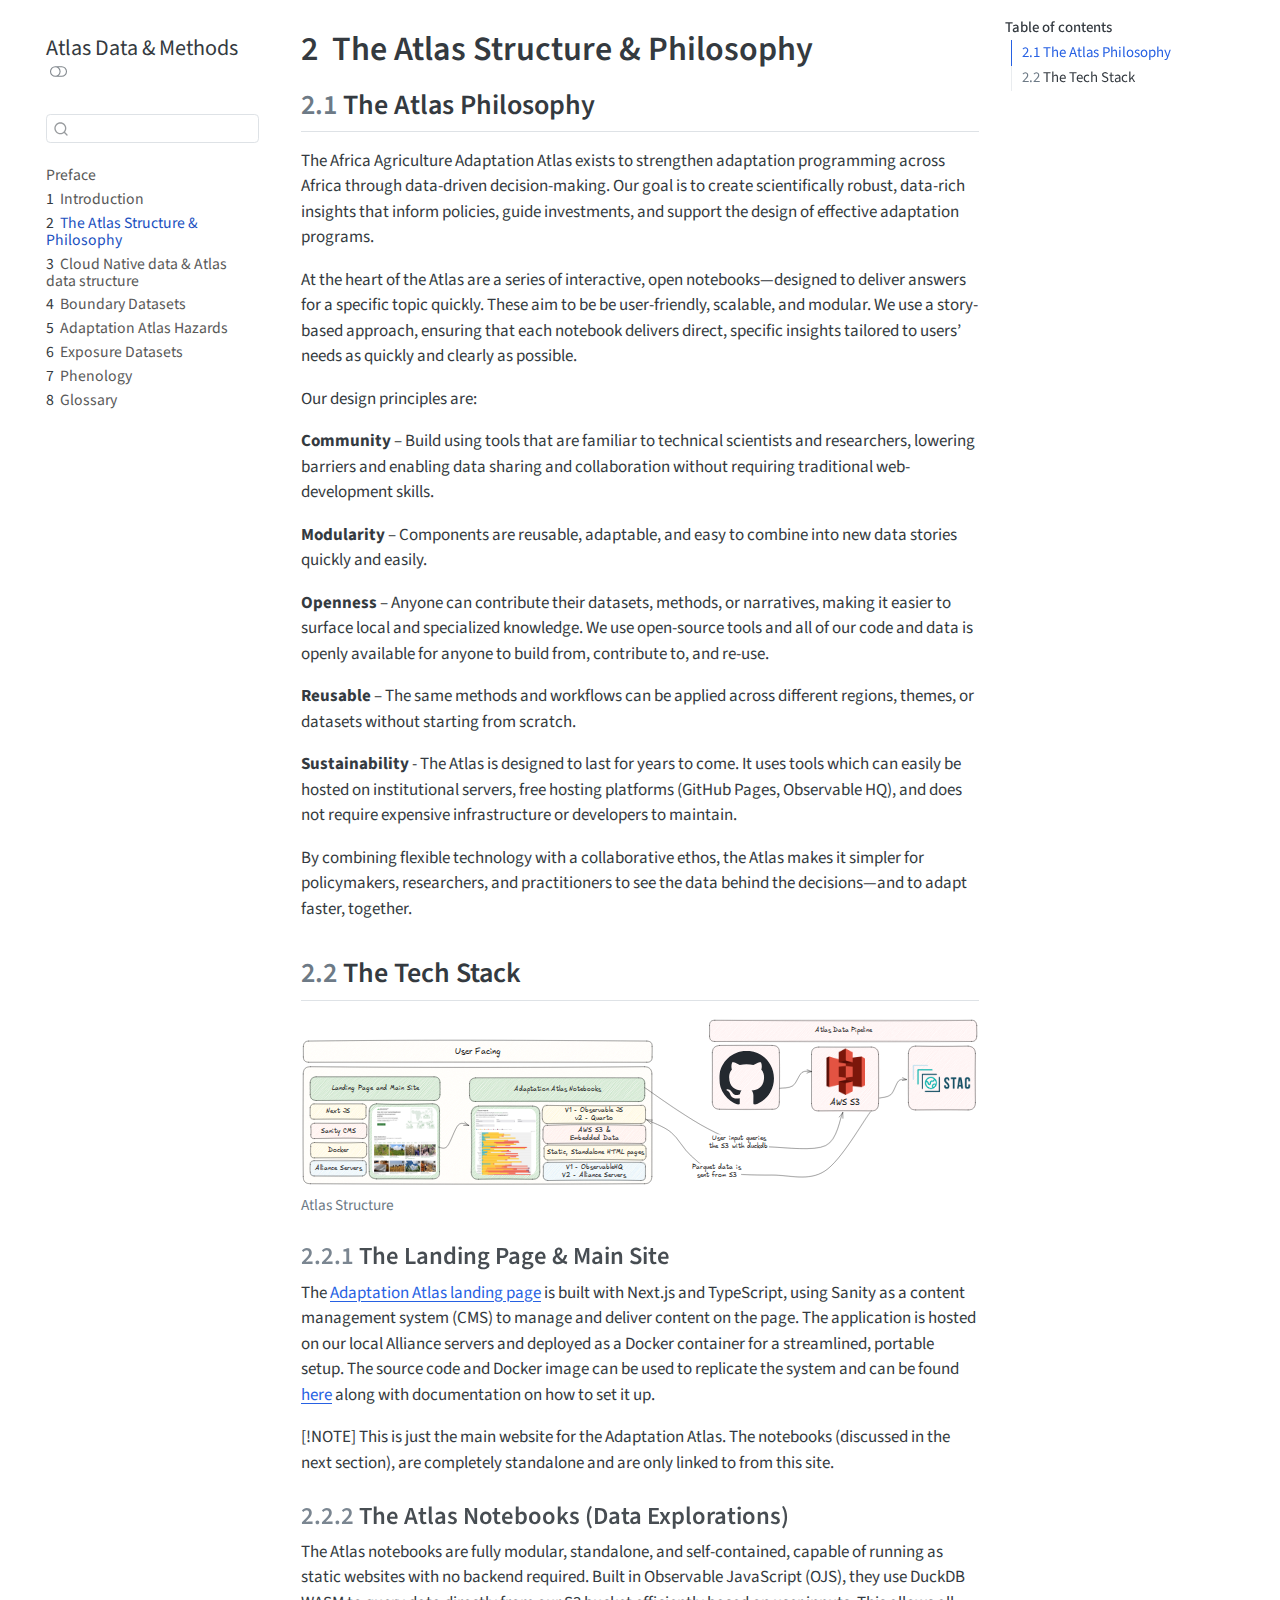
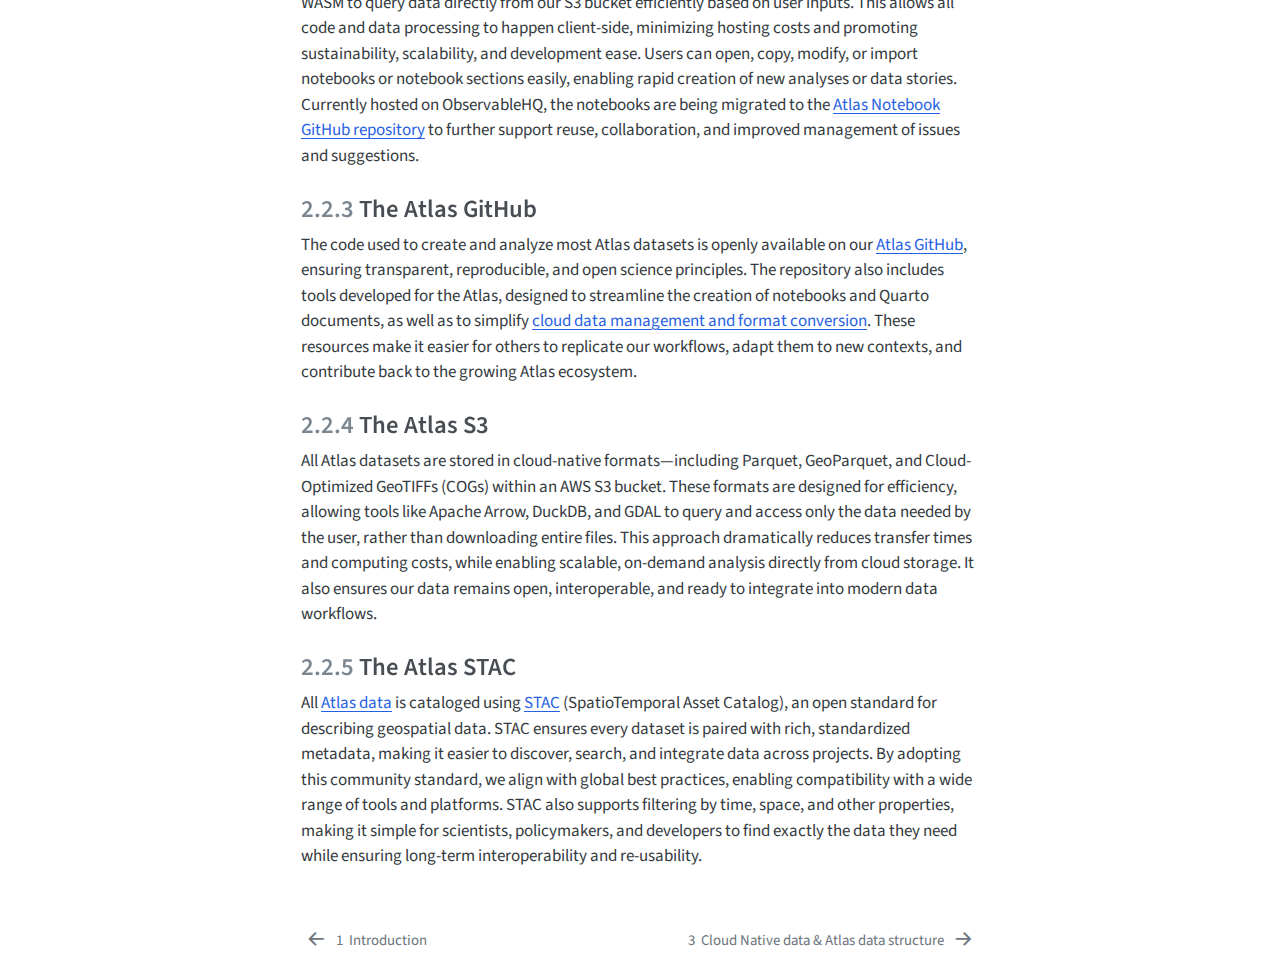
<file: structure.html>
<!doctype html><html xmlns="http://www.w3.org/1999/xhtml" lang="en" xml:lang="en"><head><meta charset="utf-8"><meta name="generator" content="quarto-1.7.33"><meta name="viewport" content="width=device-width,initial-scale=1,user-scalable=yes"><title>2&nbsp; The Atlas Structure &amp; Philosophy – Atlas Data &amp; Methods</title><style>code{white-space:pre-wrap}span.smallcaps{font-variant:small-caps}div.columns{display:flex;gap:min(4vw,1.5em)}div.column{flex:auto;overflow-x:auto}div.hanging-indent{margin-left:1.5em;text-indent:-1.5em}ul.task-list{list-style:none}ul.task-list li input[type=checkbox]{width:.8em;margin:0 .8em .2em -1em;vertical-align:middle}</style><script src="site_libs/quarto-nav/quarto-nav.js"></script><script src="site_libs/quarto-nav/headroom.min.js"></script><script src="site_libs/clipboard/clipboard.min.js"></script><script src="site_libs/quarto-search/autocomplete.umd.js"></script><script src="site_libs/quarto-search/fuse.min.js"></script><script src="site_libs/quarto-search/quarto-search.js"></script><meta name="quarto:offset" content="./"><link href="./cloud-native.html" rel="next"><link href="./intro.html" rel="prev"><script src="site_libs/quarto-html/quarto.js" type="module"></script><script src="site_libs/quarto-html/tabsets/tabsets.js" type="module"></script><script src="site_libs/quarto-html/popper.min.js"></script><script src="site_libs/quarto-html/tippy.umd.min.js"></script><script src="site_libs/quarto-html/anchor.min.js"></script><link href="site_libs/quarto-html/tippy.css" rel="stylesheet"><link href="site_libs/quarto-html/quarto-syntax-highlighting-ea385d0e468b0dd5ea5bf0780b1290d9.css" rel="stylesheet" class="quarto-color-scheme" id="quarto-text-highlighting-styles"><link href="site_libs/quarto-html/quarto-syntax-highlighting-dark-bc185b5c5bdbcb35c2eb49d8a876ef70.css" rel="stylesheet" class="quarto-color-scheme quarto-color-alternate" id="quarto-text-highlighting-styles"><link href="site_libs/quarto-html/quarto-syntax-highlighting-ea385d0e468b0dd5ea5bf0780b1290d9.css" rel="stylesheet" class="quarto-color-scheme-extra" id="quarto-text-highlighting-styles"><script src="site_libs/bootstrap/bootstrap.min.js"></script><link href="site_libs/bootstrap/bootstrap-icons.css" rel="stylesheet"><link href="site_libs/bootstrap/bootstrap-7172840c6a218054d904aa5c9d21f65a.min.css" rel="stylesheet" append-hash="true" class="quarto-color-scheme" id="quarto-bootstrap" data-mode="light"><link href="site_libs/bootstrap/bootstrap-dark-8b4bece23370758619eeb05a415e1062.min.css" rel="stylesheet" append-hash="true" class="quarto-color-scheme quarto-color-alternate" id="quarto-bootstrap" data-mode="dark"><link href="site_libs/bootstrap/bootstrap-7172840c6a218054d904aa5c9d21f65a.min.css" rel="stylesheet" append-hash="true" class="quarto-color-scheme-extra" id="quarto-bootstrap" data-mode="light"><script id="quarto-search-options" type="application/json">{
  "location": "sidebar",
  "copy-button": false,
  "collapse-after": 3,
  "panel-placement": "start",
  "type": "textbox",
  "limit": 50,
  "keyboard-shortcut": [
    "f",
    "/",
    "s"
  ],
  "show-item-context": false,
  "language": {
    "search-no-results-text": "No results",
    "search-matching-documents-text": "matching documents",
    "search-copy-link-title": "Copy link to search",
    "search-hide-matches-text": "Hide additional matches",
    "search-more-match-text": "more match in this document",
    "search-more-matches-text": "more matches in this document",
    "search-clear-button-title": "Clear",
    "search-text-placeholder": "",
    "search-detached-cancel-button-title": "Cancel",
    "search-submit-button-title": "Submit",
    "search-label": "Search"
  }
}</script></head><body class="nav-sidebar floating quarto-light"><script id="quarto-html-before-body" type="application/javascript">const toggleBodyColorMode=e=>{const t=e.getAttribute("data-mode"),o=window.document.querySelector("body");"dark"===t?(o.classList.add("quarto-dark"),o.classList.remove("quarto-light")):(o.classList.add("quarto-light"),o.classList.remove("quarto-dark"))},toggleBodyColorPrimary=()=>{const e=window.document.querySelector("link#quarto-bootstrap:not([rel=disabled-stylesheet])");e&&toggleBodyColorMode(e)},setColorSchemeToggle=e=>{const t=window.document.querySelectorAll(".quarto-color-scheme-toggle");for(let o=0;o<t.length;o++){const l=t[o];l&&(e?l.classList.add("alternate"):l.classList.remove("alternate"))}},toggleColorMode=e=>{const t=window.document.querySelectorAll("link.quarto-color-scheme:not(.quarto-color-alternate)"),o=window.document.querySelectorAll("link.quarto-color-scheme.quarto-color-alternate");if(manageTransitions("#quarto-margin-sidebar .nav-link",!1),e){enableStylesheet(o);for(const e of o)"quarto-bootstrap"===e.id&&toggleBodyColorMode(e)}else disableStylesheet(o),enableStylesheet(t),toggleBodyColorPrimary();manageTransitions("#quarto-margin-sidebar .nav-link",!0),setColorSchemeToggle(e),navigator.userAgent.indexOf("Safari")>0&&-1==navigator.userAgent.indexOf("Chrome")&&(manageTransitions("body",!1),window.scrollTo(0,1),setTimeout((()=>{window.scrollTo(0,0),manageTransitions("body",!0)}),40))},disableStylesheet=e=>{for(let t=0;t<e.length;t++){e[t].rel="disabled-stylesheet"}},enableStylesheet=e=>{for(let t=0;t<e.length;t++){const o=e[t];"stylesheet"!==o.rel&&(o.rel="stylesheet")}},manageTransitions=(e,t)=>{const o=window.document.querySelectorAll(e);for(let e=0;e<o.length;e++){const l=o[e];t?l.classList.remove("notransition"):l.classList.add("notransition")}},isFileUrl=()=>"file:"===window.location.protocol,hasAlternateSentinel=()=>{let e=getColorSchemeSentinel();return null!==e&&"alternate"===e},setStyleSentinel=e=>{const t=e?"alternate":"default";isFileUrl()?localAlternateSentinel=t:window.localStorage.setItem("quarto-color-scheme",t)},getColorSchemeSentinel=()=>{if(isFileUrl())return localAlternateSentinel;{const e=window.localStorage.getItem("quarto-color-scheme");return null!=e?e:localAlternateSentinel}},toggleGiscusIfUsed=(e,t)=>{const o=document.querySelector("#giscus-base-theme")?.value??"light",l=document.querySelector("#giscus-alt-theme")?.value??"dark";let r="";r=authorPrefersDark?e?o:l:e?l:o;null!==window.document.querySelector("iframe.giscus-frame")&&(e=>{const t=document.querySelector("iframe.giscus-frame");t&&t.contentWindow.postMessage({giscus:e},"https://giscus.app")})({setConfig:{theme:r}})},authorPrefersDark=!1,darkModeDefault=authorPrefersDark;document.querySelector("link#quarto-text-highlighting-styles.quarto-color-scheme-extra").rel="disabled-stylesheet",document.querySelector("link#quarto-bootstrap.quarto-color-scheme-extra").rel="disabled-stylesheet";let localAlternateSentinel=darkModeDefault?"alternate":"default";window.quartoToggleColorScheme=()=>{let e=!hasAlternateSentinel();toggleColorMode(e),setStyleSentinel(e),toggleGiscusIfUsed(e),window.dispatchEvent(new Event("resize"))},hasAlternateSentinel()?toggleColorMode(!0):toggleColorMode(!1)</script><div id="quarto-search-results"></div><header id="quarto-header" class="headroom fixed-top"><nav class="quarto-secondary-nav"><div class="container-fluid d-flex"><button type="button" class="quarto-btn-toggle btn" data-bs-toggle="collapse" role="button" data-bs-target=".quarto-sidebar-collapse-item" aria-controls="quarto-sidebar" aria-expanded="false" aria-label="Toggle sidebar navigation" onclick="window.quartoToggleHeadroom&&window.quartoToggleHeadroom()"><i class="bi bi-layout-text-sidebar-reverse"></i></button><nav class="quarto-page-breadcrumbs" aria-label="breadcrumb"><ol class="breadcrumb"><li class="breadcrumb-item"><a href="./structure.html"><span class="chapter-number">2</span>&nbsp; <span class="chapter-title">The Atlas Structure &amp; Philosophy</span></a></li></ol></nav><a class="flex-grow-1" role="navigation" data-bs-toggle="collapse" data-bs-target=".quarto-sidebar-collapse-item" aria-controls="quarto-sidebar" aria-expanded="false" aria-label="Toggle sidebar navigation" onclick="window.quartoToggleHeadroom&&window.quartoToggleHeadroom()"></a> <button type="button" class="btn quarto-search-button" aria-label="Search" onclick="window.quartoOpenSearch()"><i class="bi bi-search"></i></button></div></nav></header><div id="quarto-content" class="quarto-container page-columns page-rows-contents page-layout-article"><nav id="quarto-sidebar" class="sidebar collapse collapse-horizontal quarto-sidebar-collapse-item sidebar-navigation floating overflow-auto"><div class="pt-lg-2 mt-2 text-left sidebar-header"><div class="sidebar-title mb-0 py-0"><a href="./">Atlas Data &amp; Methods</a><div class="sidebar-tools-main"><a href="" class="quarto-color-scheme-toggle quarto-navigation-tool px-1" onclick="return window.quartoToggleColorScheme(),!1" title="Toggle dark mode"><i class="bi"></i></a></div></div></div><div class="mt-2 flex-shrink-0 align-items-center"><div class="sidebar-search"><div id="quarto-search" title="Search"></div></div></div><div class="sidebar-menu-container"><ul class="list-unstyled mt-1"><li class="sidebar-item"><div class="sidebar-item-container"><a href="./index.html" class="sidebar-item-text sidebar-link"><span class="menu-text">Preface</span></a></div></li><li class="sidebar-item"><div class="sidebar-item-container"><a href="./intro.html" class="sidebar-item-text sidebar-link"><span class="menu-text"><span class="chapter-number">1</span>&nbsp; <span class="chapter-title">Introduction</span></span></a></div></li><li class="sidebar-item"><div class="sidebar-item-container"><a href="./structure.html" class="sidebar-item-text sidebar-link active"><span class="menu-text"><span class="chapter-number">2</span>&nbsp; <span class="chapter-title">The Atlas Structure &amp; Philosophy</span></span></a></div></li><li class="sidebar-item"><div class="sidebar-item-container"><a href="./cloud-native.html" class="sidebar-item-text sidebar-link"><span class="menu-text"><span class="chapter-number">3</span>&nbsp; <span class="chapter-title">Cloud Native data &amp; Atlas data structure</span></span></a></div></li><li class="sidebar-item"><div class="sidebar-item-container"><a href="./boundaries.html" class="sidebar-item-text sidebar-link"><span class="menu-text"><span class="chapter-number">4</span>&nbsp; <span class="chapter-title">Boundary Datasets</span></span></a></div></li><li class="sidebar-item"><div class="sidebar-item-container"><a href="./hazards.html" class="sidebar-item-text sidebar-link"><span class="menu-text"><span class="chapter-number">5</span>&nbsp; <span class="chapter-title">Adaptation Atlas Hazards</span></span></a></div></li><li class="sidebar-item"><div class="sidebar-item-container"><a href="./exposure.html" class="sidebar-item-text sidebar-link"><span class="menu-text"><span class="chapter-number">6</span>&nbsp; <span class="chapter-title">Exposure Datasets</span></span></a></div></li><li class="sidebar-item"><div class="sidebar-item-container"><a href="./phenology.html" class="sidebar-item-text sidebar-link"><span class="menu-text"><span class="chapter-number">7</span>&nbsp; <span class="chapter-title">Phenology</span></span></a></div></li><li class="sidebar-item"><div class="sidebar-item-container"><a href="./glossary.html" class="sidebar-item-text sidebar-link"><span class="menu-text"><span class="chapter-number">8</span>&nbsp; <span class="chapter-title">Glossary</span></span></a></div></li></ul></div></nav><div id="quarto-sidebar-glass" class="quarto-sidebar-collapse-item" data-bs-toggle="collapse" data-bs-target=".quarto-sidebar-collapse-item"></div><div id="quarto-margin-sidebar" class="sidebar margin-sidebar"><nav id="TOC" role="doc-toc" class="toc-active"><h2 id="toc-title">Table of contents</h2><ul><li><a href="#the-atlas-philosophy" id="toc-the-atlas-philosophy" class="nav-link active" data-scroll-target="#the-atlas-philosophy"><span class="header-section-number">2.1</span> The Atlas Philosophy</a></li><li><a href="#the-tech-stack" id="toc-the-tech-stack" class="nav-link" data-scroll-target="#the-tech-stack"><span class="header-section-number">2.2</span> The Tech Stack</a><ul class="collapse"><li><a href="#the-landing-page-main-site" id="toc-the-landing-page-main-site" class="nav-link" data-scroll-target="#the-landing-page-main-site"><span class="header-section-number">2.2.1</span> The Landing Page &amp; Main Site</a></li><li><a href="#the-atlas-notebooks-data-explorations" id="toc-the-atlas-notebooks-data-explorations" class="nav-link" data-scroll-target="#the-atlas-notebooks-data-explorations"><span class="header-section-number">2.2.2</span> The Atlas Notebooks (Data Explorations)</a></li><li><a href="#the-atlas-github" id="toc-the-atlas-github" class="nav-link" data-scroll-target="#the-atlas-github"><span class="header-section-number">2.2.3</span> The Atlas GitHub</a></li><li><a href="#the-atlas-s3" id="toc-the-atlas-s3" class="nav-link" data-scroll-target="#the-atlas-s3"><span class="header-section-number">2.2.4</span> The Atlas S3</a></li><li><a href="#the-atlas-stac" id="toc-the-atlas-stac" class="nav-link" data-scroll-target="#the-atlas-stac"><span class="header-section-number">2.2.5</span> The Atlas STAC</a></li></ul></li></ul></nav></div><main class="content" id="quarto-document-content"><header id="title-block-header" class="quarto-title-block default"><div class="quarto-title"><h1 class="title"><span class="chapter-number">2</span>&nbsp; <span class="chapter-title">The Atlas Structure &amp; Philosophy</span></h1></div><div class="quarto-title-meta"></div></header><section id="the-atlas-philosophy" class="level2" data-number="2.1"><h2 data-number="2.1" class="anchored" data-anchor-id="the-atlas-philosophy"><span class="header-section-number">2.1</span> The Atlas Philosophy</h2><p>The Africa Agriculture Adaptation Atlas exists to strengthen adaptation programming across Africa through data-driven decision-making. Our goal is to create scientifically robust, data-rich insights that inform policies, guide investments, and support the design of effective adaptation programs.</p><p>At the heart of the Atlas are a series of interactive, open notebooks—designed to deliver answers for a specific topic quickly. These aim to be be user-friendly, scalable, and modular. We use a story-based approach, ensuring that each notebook delivers direct, specific insights tailored to users’ needs as quickly and clearly as possible.</p><p>Our design principles are:</p><p><strong>Community</strong> – Build using tools that are familiar to technical scientists and researchers, lowering barriers and enabling data sharing and collaboration without requiring traditional web-development skills.</p><p><strong>Modularity</strong> – Components are reusable, adaptable, and easy to combine into new data stories quickly and easily.</p><p><strong>Openness</strong> – Anyone can contribute their datasets, methods, or narratives, making it easier to surface local and specialized knowledge. We use open-source tools and all of our code and data is openly available for anyone to build from, contribute to, and re-use.</p><p><strong>Reusable</strong> – The same methods and workflows can be applied across different regions, themes, or datasets without starting from scratch.</p><p><strong>Sustainability</strong> - The Atlas is designed to last for years to come. It uses tools which can easily be hosted on institutional servers, free hosting platforms (GitHub Pages, Observable HQ), and does not require expensive infrastructure or developers to maintain.</p><p>By combining flexible technology with a collaborative ethos, the Atlas makes it simpler for policymakers, researchers, and practitioners to see the data behind the decisions—and to adapt faster, together.</p></section><section id="the-tech-stack" class="level2" data-number="2.2"><h2 data-number="2.2" class="anchored" data-anchor-id="the-tech-stack"><span class="header-section-number">2.2</span> The Tech Stack</h2><div class="quarto-figure quarto-figure-center"><figure class="figure"><p><img src="./AtlasTechStack.svg" class="img-fluid figure-img"></p><figcaption>Atlas Structure</figcaption></figure></div><section id="the-landing-page-main-site" class="level3" data-number="2.2.1"><h3 data-number="2.2.1" class="anchored" data-anchor-id="the-landing-page-main-site"><span class="header-section-number">2.2.1</span> The Landing Page &amp; Main Site</h3><p>The <a href="https://adaptationatlas.cgiar.org/">Adaptation Atlas landing page</a> is built with Next.js and TypeScript, using Sanity as a content management system (CMS) to manage and deliver content on the page. The application is hosted on our local Alliance servers and deployed as a Docker container for a streamlined, portable setup. The source code and Docker image can be used to replicate the system and can be found <a href="https://github.com/AdaptationAtlas/website_adaptation-atlas-v2">here</a> along with documentation on how to set it up.</p><p>[!NOTE] This is just the main website for the Adaptation Atlas. The notebooks (discussed in the next section), are completely standalone and are only linked to from this site.</p></section><section id="the-atlas-notebooks-data-explorations" class="level3" data-number="2.2.2"><h3 data-number="2.2.2" class="anchored" data-anchor-id="the-atlas-notebooks-data-explorations"><span class="header-section-number">2.2.2</span> The Atlas Notebooks (Data Explorations)</h3><p>The Atlas notebooks are fully modular, standalone, and self-contained, capable of running as static websites with no backend required. Built in Observable JavaScript (OJS), they use DuckDB WASM to query data directly from our S3 bucket efficiently based on user inputs. This allows all code and data processing to happen client-side, minimizing hosting costs and promoting sustainability, scalability, and development ease. Users can open, copy, modify, or import notebooks or notebook sections easily, enabling rapid creation of new analyses or data stories. Currently hosted on ObservableHQ, the notebooks are being migrated to the <a href="https://github.com/AdaptationAtlas/atlas_notebooks">Atlas Notebook GitHub repository</a> to further support reuse, collaboration, and improved management of issues and suggestions.</p></section><section id="the-atlas-github" class="level3" data-number="2.2.3"><h3 data-number="2.2.3" class="anchored" data-anchor-id="the-atlas-github"><span class="header-section-number">2.2.3</span> The Atlas GitHub</h3><p>The code used to create and analyze most Atlas datasets is openly available on our <a href="https://github.com/AdaptationAtlas">Atlas GitHub</a>, ensuring transparent, reproducible, and open science principles. The repository also includes tools developed for the Atlas, designed to streamline the creation of notebooks and Quarto documents, as well as to simplify <a href="https://github.com/AdaptationAtlas/data-management/tree/main/rust/cloud-convert">cloud data management and format conversion</a>. These resources make it easier for others to replicate our workflows, adapt them to new contexts, and contribute back to the growing Atlas ecosystem.</p></section><section id="the-atlas-s3" class="level3" data-number="2.2.4"><h3 data-number="2.2.4" class="anchored" data-anchor-id="the-atlas-s3"><span class="header-section-number">2.2.4</span> The Atlas S3</h3><p>All Atlas datasets are stored in cloud-native formats—including Parquet, GeoParquet, and Cloud-Optimized GeoTIFFs (COGs) within an AWS S3 bucket. These formats are designed for efficiency, allowing tools like Apache Arrow, DuckDB, and GDAL to query and access only the data needed by the user, rather than downloading entire files. This approach dramatically reduces transfer times and computing costs, while enabling scalable, on-demand analysis directly from cloud storage. It also ensures our data remains open, interoperable, and ready to integrate into modern data workflows.</p></section><section id="the-atlas-stac" class="level3" data-number="2.2.5"><h3 data-number="2.2.5" class="anchored" data-anchor-id="the-atlas-stac"><span class="header-section-number">2.2.5</span> The Atlas STAC</h3><p>All <a href="https://stacindex.org/catalogs/africa-agriculture-adaptation-atlas#/">Atlas data</a> is cataloged using <a href="https://stacspec.org">STAC</a> (SpatioTemporal Asset Catalog), an open standard for describing geospatial data. STAC ensures every dataset is paired with rich, standardized metadata, making it easier to discover, search, and integrate data across projects. By adopting this community standard, we align with global best practices, enabling compatibility with a wide range of tools and platforms. STAC also supports filtering by time, space, and other properties, making it simple for scientists, policymakers, and developers to find exactly the data they need while ensuring long-term interoperability and re-usability.</p></section></section></main><script id="quarto-html-after-body" type="application/javascript">window.document.addEventListener("DOMContentLoaded",(function(t){if(null===window.document.querySelector(".quarto-color-scheme-toggle")){const t=window.document.createElement("a");t.classList.add("top-right"),t.classList.add("quarto-color-scheme-toggle"),t.href="",t.onclick=function(){try{window.quartoToggleColorScheme()}catch{}return!1};const e=window.document.createElement("i");e.classList.add("bi"),t.appendChild(e),window.document.body.appendChild(t)}setColorSchemeToggle(hasAlternateSentinel());const e=new window.AnchorJS;e.options={placement:"right",icon:""},e.add(".anchored");const n=t=>{for(const e of t.classList)if(e.startsWith("code-annotation-"))return!0;return!1},o=function(t){const e=t.trigger;e.blur(),e.classList.add("code-copy-button-checked");var n=e.getAttribute("title");let o;e.setAttribute("title","Copied!"),window.bootstrap&&(e.setAttribute("data-bs-toggle","tooltip"),e.setAttribute("data-bs-placement","left"),e.setAttribute("data-bs-title","Copied!"),o=new bootstrap.Tooltip(e,{trigger:"manual",customClass:"code-copy-button-tooltip",offset:[0,-8]}),o.show()),setTimeout((function(){o&&(o.hide(),e.removeAttribute("data-bs-title"),e.removeAttribute("data-bs-toggle"),e.removeAttribute("data-bs-placement")),e.setAttribute("title",n),e.classList.remove("code-copy-button-checked")}),1e3),t.clearSelection()},i=function(t){const e=t.previousElementSibling.cloneNode(!0);for(const t of e.children)n(t)&&t.remove();return e.innerText};if(new window.ClipboardJS(".code-copy-button:not([data-in-quarto-modal])",{text:i}).on("success",o),window.document.getElementById("quarto-embedded-source-code-modal")){new window.ClipboardJS(".code-copy-button[data-in-quarto-modal]",{text:i,container:window.document.getElementById("quarto-embedded-source-code-modal")}).on("success",o)}for(var l,a=new RegExp(/^(?:http|https):\/\/localhost\:?[0-9]*\//),r=new RegExp(/^mailto:/),c=new RegExp("/"+window.location.host+"/"),d=window.document.querySelectorAll("a[href]:not(.nav-link):not(.navbar-brand):not(.toc-action):not(.sidebar-link):not(.sidebar-item-toggle):not(.pagination-link):not(.no-external):not([aria-hidden]):not(.dropdown-item):not(.quarto-navigation-tool):not(.about-link)"),s=0;s<d.length;s++){const t=d[s];l=t.href,c.test(l)||a.test(l)||r.test(l)||void 0!==t.dataset.originalHref&&(t.href=t.dataset.originalHref)}function u(t,e,n,o){const i={allowHTML:!0,maxWidth:500,delay:100,arrow:!1,appendTo:function(t){return t.parentElement},interactive:!0,interactiveBorder:10,theme:"quarto",placement:"bottom-start"};e&&(i.content=e),n&&(i.onTrigger=n),o&&(i.onUntrigger=o),window.tippy(t,i)}const h=window.document.querySelectorAll('a[role="doc-noteref"]');for(s=0;s<h.length;s++){const t=h[s];u(t,(function(){let e=t.getAttribute("data-footnote-href")||t.getAttribute("href");try{e=new URL(e).hash}catch{}const n=e.replace(/^#\/?/,""),o=window.document.getElementById(n);return o?o.innerHTML:""}))}const w=window.document.querySelectorAll("a.quarto-xref"),m=(t,e)=>{const n=t=>{if(t.classList.remove("page-full","page-columns"),t.children)for(const e of t.children)n(e)};if(n(e),null===t||t.startsWith("sec-")){const t=document.createElement("div");if(e.children&&e.children.length>2){t.appendChild(e.children[0].cloneNode(!0));for(let n=1;n<e.children.length;n++){const o=e.children[n];if("P"!==o.tagName||""!==o.innerText){t.appendChild(o.cloneNode(!0));break}}return window.Quarto?.typesetMath&&window.Quarto.typesetMath(t),t.innerHTML}return window.Quarto?.typesetMath&&window.Quarto.typesetMath(e),e.innerHTML}{const t=e.querySelector("a.anchorjs-link");return t&&t.remove(),window.Quarto?.typesetMath&&window.Quarto.typesetMath(e),e.classList.contains("callout")?e.outerHTML:e.innerHTML}};for(s=0;s<w.length;s++){const t=w[s];u(t,void 0,(function(e){e.disable();let n,o=t.getAttribute("href");if(o.startsWith("#"))n=o;else try{n=new URL(o).hash}catch{}if(n){const t=n.replace(/^#\/?/,""),i=window.document.getElementById(t);if(null!==i)try{const n=m(t,i.cloneNode(!0));e.setContent(n)}finally{e.enable(),e.show()}else fetch(o.split("#")[0]).then((t=>t.text())).then((n=>{const o=(new DOMParser).parseFromString(n,"text/html").getElementById(t);if(null!==o){const n=m(t,o);e.setContent(n)}})).finally((()=>{e.enable(),e.show()}))}else fetch(o).then((t=>t.text())).then((t=>{const n=(new DOMParser).parseFromString(t,"text/html").querySelector("main.content");if(null!==n){n.children.length>0&&"HEADER"===n.children[0].tagName&&n.children[0].remove();const t=m(null,n);e.setContent(t)}})).finally((()=>{e.enable(),e.show()}))}),(function(t){}))}let g;const p=t=>{window.document;const e=t.getAttribute("data-target-cell"),n=t.getAttribute("data-target-annotation");const o=window.document.querySelector('span[data-code-cell="'+e+'"][data-code-annotation="'+n+'"]').getAttribute("data-code-lines").split(",").map((t=>e+"-"+t));let i=null,l=null,a=null;if(o.length>0){const n=window.document.getElementById(o[0]);if(i=n.offsetTop,l=n.offsetHeight,a=n.parentElement.parentElement,o.length>1){const t=window.document.getElementById(o[o.length-1]);l=t.offsetTop+t.offsetHeight-i}if(null!==i&&null!==l&&null!==a){let t=window.document.getElementById("code-annotation-line-highlight");null===t&&(t=window.document.createElement("div"),t.setAttribute("id","code-annotation-line-highlight"),t.style.position="absolute",a.appendChild(t)),t.style.top=i-2+"px",t.style.height=l+4+"px",t.style.left=0;let n=window.document.getElementById("code-annotation-line-highlight-gutter");if(null===n){n=window.document.createElement("div"),n.setAttribute("id","code-annotation-line-highlight-gutter"),n.style.position="absolute";window.document.getElementById(e).querySelector(".code-annotation-gutter").appendChild(n)}n.style.top=i-2+"px",n.style.height=l+4+"px"}g=t}},f=()=>{["code-annotation-line-highlight","code-annotation-line-highlight-gutter"].forEach((t=>{const e=window.document.getElementById(t);e&&e.remove()})),g=void 0};window.addEventListener("resize",function(t,e){let n,o=!1;return(...i)=>{o?(n&&clearTimeout(n),n=setTimeout((()=>{t.apply(this,i),n=o=!1}),e)):(t.apply(this,i),o=!0)}}((()=>{elRect=void 0,g&&p(g)}),10));const y=window.document.querySelectorAll("dt[data-target-cell]");for(const t of y)t.addEventListener("click",(t=>{const e=t.target;if(e!==g){f();const t=window.document.querySelector("dt[data-target-cell].code-annotation-active");t&&t.classList.remove("code-annotation-active"),p(e),e.classList.add("code-annotation-active")}else f(),e.classList.remove("code-annotation-active")}));const b=t=>{const e=t.parentElement;if(e){const n=e.dataset.cites;return n?{el:t,cites:n.split(" ")}:b(t.parentElement)}};var v=window.document.querySelectorAll('a[role="doc-biblioref"]');for(s=0;s<v.length;s++){const t=v[s],e=b(t);e&&u(e.el,(function(){var t=window.document.createElement("div");return e.cites.forEach((function(e){var n=window.document.createElement("div");n.classList.add("hanging-indent"),n.classList.add("csl-entry");var o=window.document.getElementById("ref-"+e);o&&(n.innerHTML=o.innerHTML),t.appendChild(n)})),t.innerHTML}))}}))</script><nav class="page-navigation"><div class="nav-page nav-page-previous"><a href="./intro.html" class="pagination-link" aria-label="Introduction"><i class="bi bi-arrow-left-short"></i> <span class="nav-page-text"><span class="chapter-number">1</span>&nbsp; <span class="chapter-title">Introduction</span></span></a></div><div class="nav-page nav-page-next"><a href="./cloud-native.html" class="pagination-link" aria-label="Cloud Native data &amp; Atlas data structure"><span class="nav-page-text"><span class="chapter-number">3</span>&nbsp; <span class="chapter-title">Cloud Native data &amp; Atlas data structure</span></span> <i class="bi bi-arrow-right-short"></i></a></div></nav></div></body></html>
</file>
<file: site_libs/quarto-html/tippy.css>
.tippy-box[data-animation=fade][data-state=hidden]{opacity:0}[data-tippy-root]{max-width:calc(100vw - 10px)}.tippy-box{position:relative;background-color:#333;color:#fff;border-radius:4px;font-size:14px;line-height:1.4;white-space:normal;outline:0;transition-property:transform,visibility,opacity}.tippy-box[data-placement^=top]>.tippy-arrow{bottom:0}.tippy-box[data-placement^=top]>.tippy-arrow:before{bottom:-7px;left:0;border-width:8px 8px 0;border-top-color:initial;transform-origin:center top}.tippy-box[data-placement^=bottom]>.tippy-arrow{top:0}.tippy-box[data-placement^=bottom]>.tippy-arrow:before{top:-7px;left:0;border-width:0 8px 8px;border-bottom-color:initial;transform-origin:center bottom}.tippy-box[data-placement^=left]>.tippy-arrow{right:0}.tippy-box[data-placement^=left]>.tippy-arrow:before{border-width:8px 0 8px 8px;border-left-color:initial;right:-7px;transform-origin:center left}.tippy-box[data-placement^=right]>.tippy-arrow{left:0}.tippy-box[data-placement^=right]>.tippy-arrow:before{left:-7px;border-width:8px 8px 8px 0;border-right-color:initial;transform-origin:center right}.tippy-box[data-inertia][data-state=visible]{transition-timing-function:cubic-bezier(.54,1.5,.38,1.11)}.tippy-arrow{width:16px;height:16px;color:#333}.tippy-arrow:before{content:"";position:absolute;border-color:transparent;border-style:solid}.tippy-content{position:relative;padding:5px 9px;z-index:1}
</file>
<file: site_libs/quarto-html/quarto-syntax-highlighting-ea385d0e468b0dd5ea5bf0780b1290d9.css>
:root{--quarto-hl-ot-color: #003B4F;--quarto-hl-at-color: #657422;--quarto-hl-ss-color: #20794D;--quarto-hl-an-color: #5E5E5E;--quarto-hl-fu-color: #4758AB;--quarto-hl-st-color: #20794D;--quarto-hl-cf-color: #003B4F;--quarto-hl-op-color: #5E5E5E;--quarto-hl-er-color: #AD0000;--quarto-hl-bn-color: #AD0000;--quarto-hl-al-color: #AD0000;--quarto-hl-va-color: #111111;--quarto-hl-bu-color: inherit;--quarto-hl-ex-color: inherit;--quarto-hl-pp-color: #AD0000;--quarto-hl-in-color: #5E5E5E;--quarto-hl-vs-color: #20794D;--quarto-hl-wa-color: #5E5E5E;--quarto-hl-do-color: #5E5E5E;--quarto-hl-im-color: #00769E;--quarto-hl-ch-color: #20794D;--quarto-hl-dt-color: #AD0000;--quarto-hl-fl-color: #AD0000;--quarto-hl-co-color: #5E5E5E;--quarto-hl-cv-color: #5E5E5E;--quarto-hl-cn-color: #8f5902;--quarto-hl-sc-color: #5E5E5E;--quarto-hl-dv-color: #AD0000;--quarto-hl-kw-color: #003B4F}:root{--quarto-font-monospace: SFMono-Regular, Menlo, Monaco, Consolas, "Liberation Mono", "Courier New", monospace}pre>code.sourceCode>span{color:#003b4f}code.sourceCode>span{color:#003b4f}div.sourceCode,div.sourceCode pre.sourceCode,code span{color:#003b4f}code span.al{color:#ad0000;font-style:inherit}code span.an{color:#5e5e5e;font-style:inherit}code span.at{color:#657422;font-style:inherit}code span.bn{color:#ad0000;font-style:inherit}code span.bu{font-style:inherit}code span.cf{color:#003b4f;font-weight:700;font-style:inherit}code span.ch{color:#20794d;font-style:inherit}code span.cn{color:#8f5902;font-style:inherit}code span.co{color:#5e5e5e;font-style:inherit}code span.cv,code span.do{color:#5e5e5e;font-style:italic}code span.dt,code span.dv,code span.er{color:#ad0000;font-style:inherit}code span.ex{font-style:inherit}code span.fl{color:#ad0000;font-style:inherit}code span.fu{color:#4758ab;font-style:inherit}code span.im{color:#00769e;font-style:inherit}code span.in{color:#5e5e5e;font-style:inherit}code span.kw{color:#003b4f;font-weight:700;font-style:inherit}code span.op{color:#5e5e5e;font-style:inherit}code span.ot{color:#003b4f;font-style:inherit}code span.pp{color:#ad0000;font-style:inherit}code span.sc{color:#5e5e5e;font-style:inherit}code span.ss,code span.st{color:#20794d;font-style:inherit}code span.va{color:#111;font-style:inherit}code span.vs{color:#20794d;font-style:inherit}code span.wa{color:#5e5e5e;font-style:italic}.prevent-inlining{content:"</"}
</file>
<file: site_libs/quarto-html/quarto-syntax-highlighting-dark-bc185b5c5bdbcb35c2eb49d8a876ef70.css>
:root{--quarto-hl-al-color: #f07178;--quarto-hl-an-color: #d4d0ab;--quarto-hl-at-color: #00e0e0;--quarto-hl-bn-color: #d4d0ab;--quarto-hl-bu-color: #abe338;--quarto-hl-ch-color: #abe338;--quarto-hl-co-color: #f8f8f2;--quarto-hl-cv-color: #ffd700;--quarto-hl-cn-color: #ffd700;--quarto-hl-cf-color: #ffa07a;--quarto-hl-dt-color: #ffa07a;--quarto-hl-dv-color: #d4d0ab;--quarto-hl-do-color: #f8f8f2;--quarto-hl-er-color: #f07178;--quarto-hl-ex-color: #00e0e0;--quarto-hl-fl-color: #d4d0ab;--quarto-hl-fu-color: #ffa07a;--quarto-hl-im-color: #abe338;--quarto-hl-in-color: #d4d0ab;--quarto-hl-kw-color: #ffa07a;--quarto-hl-op-color: #ffa07a;--quarto-hl-ot-color: #00e0e0;--quarto-hl-pp-color: #dcc6e0;--quarto-hl-re-color: #00e0e0;--quarto-hl-sc-color: #abe338;--quarto-hl-ss-color: #abe338;--quarto-hl-st-color: #abe338;--quarto-hl-va-color: #00e0e0;--quarto-hl-vs-color: #abe338;--quarto-hl-wa-color: #dcc6e0}:root{--quarto-font-monospace: SFMono-Regular, Menlo, Monaco, Consolas, "Liberation Mono", "Courier New", monospace}pre>code.sourceCode>span{color:#f8f8f2}code.sourceCode>span{color:#f8f8f2}div.sourceCode,div.sourceCode pre.sourceCode,code span{color:#f8f8f2}code span.al{color:#f07178}code span.an{color:#d4d0ab}code span.at{color:#00e0e0}code span.bn{color:#d4d0ab}code span.bu{color:#abe338}code span.cf{font-weight:700;color:#ffa07a}code span.ch{color:#abe338}code span.cn{color:gold}code span.co{font-style:italic;color:#f8f8f2}code span.cv{color:gold}code span.do{color:#f8f8f2}code span.dt{color:#ffa07a}code span.dv{color:#d4d0ab}code span.er{color:#f07178;text-decoration:underline}code span.ex{font-weight:700;color:#00e0e0}code span.fl{color:#d4d0ab}code span.fu{color:#ffa07a}code span.im{color:#abe338}code span.in{color:#d4d0ab}code span.kw{font-weight:700;color:#ffa07a}code span.op{color:#ffa07a}code span.ot{color:#00e0e0}code span.pp{color:#dcc6e0}code span.re{background-color:#f8f8f2;color:#00e0e0}code span.sc,code span.ss,code span.st{color:#abe338}code span.va{color:#00e0e0}code span.vs{color:#abe338}code span.wa{color:#dcc6e0}.prevent-inlining{content:"</"}
</file>
<file: site_libs/htmltools-fill-0.5.8.1/fill.css>
@layer htmltools{.html-fill-container{display:flex;flex-direction:column;min-height:0;min-width:0}.html-fill-container>.html-fill-item{flex:1 1 auto;min-height:0;min-width:0}.html-fill-container>:not(.html-fill-item){flex:0 0 auto}}
</file>
<file: site_libs/datatables-css-0.0.0/datatables-crosstalk.css>
.dt-crosstalk-fade{opacity:.2}html body div.DTS div.dataTables_scrollBody{background:none}table.dataTable{display:table}.html-fill-container>.html-fill-item.datatables{flex-basis:400px}
</file>
<file: site_libs/crosstalk-1.2.1/css/crosstalk.min.css>
.container-fluid.crosstalk-bscols{margin-left:-30px;margin-right:-30px;white-space:normal}body>.container-fluid.crosstalk-bscols{margin-left:auto;margin-right:auto}.crosstalk-input-checkboxgroup .crosstalk-options-group .crosstalk-options-column{display:inline-block;padding-right:12px;vertical-align:top}@media only screen and (max-width: 480px){.crosstalk-input-checkboxgroup .crosstalk-options-group .crosstalk-options-column{display:block;padding-right:inherit}}.crosstalk-input{margin-bottom:15px}.crosstalk-input .control-label{margin-bottom:0;vertical-align:middle}.crosstalk-input input[type=checkbox]{margin:1px 0 0;line-height:normal}.crosstalk-input .checkbox{position:relative;display:block;margin-top:10px;margin-bottom:10px}.crosstalk-input .checkbox>label{padding-left:20px;margin-bottom:0;font-weight:400;cursor:pointer}.crosstalk-input .checkbox input[type=checkbox],.crosstalk-input .checkbox-inline input[type=checkbox]{position:absolute;margin-top:2px;margin-left:-20px}.crosstalk-input .checkbox+.checkbox{margin-top:-5px}.crosstalk-input .checkbox-inline{position:relative;display:inline-block;padding-left:20px;margin-bottom:0;font-weight:400;vertical-align:middle;cursor:pointer}.crosstalk-input .checkbox-inline+.checkbox-inline{margin-top:0;margin-left:10px}
</file>
